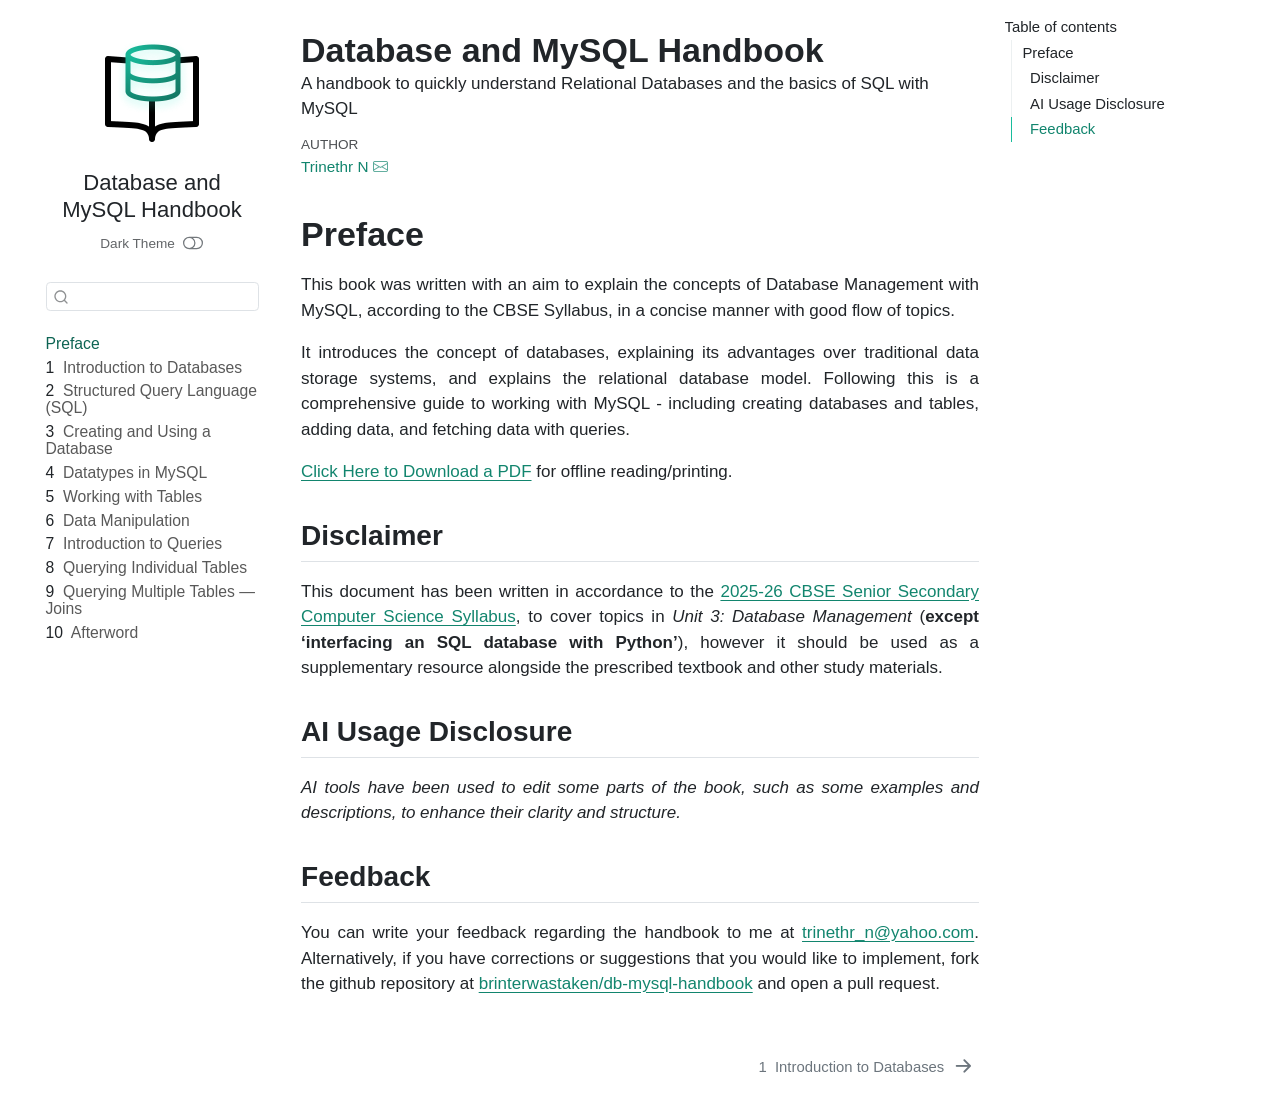
<file: index.html>
<!DOCTYPE html>
<html xmlns="http://www.w3.org/1999/xhtml" lang="en" xml:lang="en"><head>

<meta charset="utf-8">
<meta name="generator" content="quarto-1.9.36">

<meta name="viewport" content="width=device-width, initial-scale=1.0, user-scalable=yes">

<meta name="author" content="Trinethr N">
<meta name="description" content="A handbook to quickly understand Relational Databases and the basics of SQL with MySQL">

<title>Database and MySQL Handbook</title>
<style>
/* Default styles provided by pandoc.
** See https://pandoc.org/MANUAL.html#variables-for-html for config info.
*/
code{white-space: pre-wrap;}
span.smallcaps{font-variant: small-caps;}
div.columns{display: flex; gap: min(4vw, 1.5em);}
div.column{flex: auto; overflow-x: auto;}
div.hanging-indent{margin-left: 1.5em; text-indent: -1.5em;}
ul.task-list{list-style: none;}
ul.task-list li input[type="checkbox"] {
  width: 0.8em;
  margin: 0 0.8em 0.2em -1em; /* quarto-specific, see https://github.com/quarto-dev/quarto-cli/issues/4556 */ 
  vertical-align: middle;
}
</style>


<script src="site_libs/quarto-nav/quarto-nav.js"></script>
<script src="site_libs/quarto-nav/headroom.min.js"></script>
<script src="site_libs/clipboard/clipboard.min.js"></script>
<script src="site_libs/quarto-search/autocomplete.umd.js"></script>
<script src="site_libs/quarto-search/fuse.min.js"></script>
<script src="site_libs/quarto-search/quarto-search.js"></script>
<meta name="quarto:offset" content="./">
<link href="./intro.html" rel="next">
<link href="./favicon.png" rel="icon" type="image/png">
<script src="site_libs/quarto-html/quarto.js" type="module"></script>
<script src="site_libs/quarto-html/tabsets/tabsets.js" type="module"></script>
<script src="site_libs/quarto-html/popper.min.js"></script>
<script src="site_libs/quarto-html/tippy.umd.min.js"></script>
<script src="site_libs/quarto-html/anchor.min.js"></script>
<link href="site_libs/quarto-html/tippy.css" rel="stylesheet">
<link href="site_libs/quarto-html/quarto-syntax-highlighting-845c23b38eaddc0f92fda52bfe77a8c8.css" rel="stylesheet" class="quarto-color-scheme" id="quarto-text-highlighting-styles">
<link href="site_libs/quarto-html/quarto-syntax-highlighting-dark-cea25e2310d9ee8b66de880732a0fbab.css" rel="stylesheet" class="quarto-color-scheme quarto-color-alternate" id="quarto-text-highlighting-styles">
<link href="site_libs/quarto-html/quarto-syntax-highlighting-845c23b38eaddc0f92fda52bfe77a8c8.css" rel="stylesheet" class="quarto-color-scheme-extra" id="quarto-text-highlighting-styles">
<script src="site_libs/bootstrap/bootstrap.min.js"></script>
<link href="site_libs/bootstrap/bootstrap-icons.css" rel="stylesheet">
<link href="site_libs/bootstrap/bootstrap-527d7be6a69381a91f154d81cf33f55a.min.css" rel="stylesheet" append-hash="true" class="quarto-color-scheme" id="quarto-bootstrap" data-mode="light">
<link href="site_libs/bootstrap/bootstrap-dark-7a7500061e77e2f93726f4d1fbfbece8.min.css" rel="stylesheet" append-hash="true" class="quarto-color-scheme quarto-color-alternate" id="quarto-bootstrap" data-mode="dark">
<link href="site_libs/bootstrap/bootstrap-527d7be6a69381a91f154d81cf33f55a.min.css" rel="stylesheet" append-hash="true" class="quarto-color-scheme-extra" id="quarto-bootstrap" data-mode="light">
<script id="quarto-search-options" type="application/json">{
  "location": "sidebar",
  "copy-button": false,
  "collapse-after": 3,
  "panel-placement": "start",
  "type": "textbox",
  "limit": 50,
  "keyboard-shortcut": [
    "f",
    "/",
    "s"
  ],
  "show-item-context": false,
  "language": {
    "search-no-results-text": "No results",
    "search-matching-documents-text": "matching documents",
    "search-copy-link-title": "Copy link to search",
    "search-hide-matches-text": "Hide additional matches",
    "search-more-match-text": "more match in this document",
    "search-more-matches-text": "more matches in this document",
    "search-clear-button-title": "Clear",
    "search-text-placeholder": "",
    "search-detached-cancel-button-title": "Cancel",
    "search-submit-button-title": "Submit",
    "search-label": "Search"
  }
}</script>
<meta name="google-site-verification" content="E2IjgLpsup0krpIu0F24kKujuLAN88b79BQCm2hC8fA">


<link rel="stylesheet" href="main.css">
<meta property="og:title" content="Database and MySQL Handbook">
<meta property="og:description" content="A handbook to quickly understand Relational Databases and the basics of SQL with MySQL">
<meta property="og:image" content="https://brin.is-a.dev/db-mysql-handbook/banner.png">
<meta property="og:site_name" content="Database and MySQL Handbook">
<meta property="og:locale" content="en_US">
<meta property="og:image:height" content="500">
<meta property="og:image:width" content="1000">
<meta name="twitter:title" content="Database and MySQL Handbook">
<meta name="twitter:description" content="A handbook to quickly understand Relational Databases and the basics of SQL with MySQL">
<meta name="twitter:image" content="https://brin.is-a.dev/db-mysql-handbook/banner.png">
<meta name="twitter:card" content="summary_large_image">
<meta name="twitter:image-height" content="500">
<meta name="twitter:image-width" content="1000">
</head>

<body class="nav-sidebar floating quarto-light"><script id="quarto-html-before-body" type="application/javascript">
    const toggleBodyColorMode = (bsSheetEl) => {
      const mode = bsSheetEl.getAttribute("data-mode");
      const bodyEl = window.document.querySelector("body");
      if (mode === "dark") {
        bodyEl.classList.add("quarto-dark");
        bodyEl.classList.remove("quarto-light");
      } else {
        bodyEl.classList.add("quarto-light");
        bodyEl.classList.remove("quarto-dark");
      }
    }
    const toggleBodyColorPrimary = () => {
      const bsSheetEl = window.document.querySelector("link#quarto-bootstrap:not([rel=disabled-stylesheet])");
      if (bsSheetEl) {
        toggleBodyColorMode(bsSheetEl);
      }
    }
    const setColorSchemeToggle = (alternate) => {
      const toggles = window.document.querySelectorAll('.quarto-color-scheme-toggle');
      for (let i=0; i < toggles.length; i++) {
        const toggle = toggles[i];
        if (toggle) {
          if (alternate) {
            toggle.classList.add("alternate");
          } else {
            toggle.classList.remove("alternate");
          }
        }
      }
    };
    const toggleColorMode = (alternate) => {
      // Switch the stylesheets
      const primaryStylesheets = window.document.querySelectorAll('link.quarto-color-scheme:not(.quarto-color-alternate)');
      const alternateStylesheets = window.document.querySelectorAll('link.quarto-color-scheme.quarto-color-alternate');
      manageTransitions('#quarto-margin-sidebar .nav-link', false);
      if (alternate) {
        // note: dark is layered on light, we don't disable primary!
        enableStylesheet(alternateStylesheets);
        for (const sheetNode of alternateStylesheets) {
          if (sheetNode.id === "quarto-bootstrap") {
            toggleBodyColorMode(sheetNode);
          }
        }
      } else {
        disableStylesheet(alternateStylesheets);
        enableStylesheet(primaryStylesheets)
        toggleBodyColorPrimary();
      }
      manageTransitions('#quarto-margin-sidebar .nav-link', true);
      // Switch the toggles
      setColorSchemeToggle(alternate)
      // Hack to workaround the fact that safari doesn't
      // properly recolor the scrollbar when toggling (#1455)
      if (navigator.userAgent.indexOf('Safari') > 0 && navigator.userAgent.indexOf('Chrome') == -1) {
        manageTransitions("body", false);
        window.scrollTo(0, 1);
        setTimeout(() => {
          window.scrollTo(0, 0);
          manageTransitions("body", true);
        }, 40);
      }
    }
    const disableStylesheet = (stylesheets) => {
      for (let i=0; i < stylesheets.length; i++) {
        const stylesheet = stylesheets[i];
        stylesheet.rel = 'disabled-stylesheet';
      }
    }
    const enableStylesheet = (stylesheets) => {
      for (let i=0; i < stylesheets.length; i++) {
        const stylesheet = stylesheets[i];
        if(stylesheet.rel !== 'stylesheet') { // for Chrome, which will still FOUC without this check
          stylesheet.rel = 'stylesheet';
        }
      }
    }
    const manageTransitions = (selector, allowTransitions) => {
      const els = window.document.querySelectorAll(selector);
      for (let i=0; i < els.length; i++) {
        const el = els[i];
        if (allowTransitions) {
          el.classList.remove('notransition');
        } else {
          el.classList.add('notransition');
        }
      }
    }
    const isFileUrl = () => {
      return window.location.protocol === 'file:';
    }
    const hasAlternateSentinel = () => {
      let styleSentinel = getColorSchemeSentinel();
      if (styleSentinel !== null) {
        return styleSentinel === "alternate";
      } else {
        return false;
      }
    }
    const setStyleSentinel = (alternate) => {
      const value = alternate ? "alternate" : "default";
      if (!isFileUrl()) {
        window.localStorage.setItem("quarto-color-scheme", value);
      } else {
        localAlternateSentinel = value;
      }
    }
    const getColorSchemeSentinel = () => {
      if (!isFileUrl()) {
        const storageValue = window.localStorage.getItem("quarto-color-scheme");
        return storageValue != null ? storageValue : localAlternateSentinel;
      } else {
        return localAlternateSentinel;
      }
    }
    const toggleGiscusIfUsed = (isAlternate, darkModeDefault) => {
      const baseTheme = document.querySelector('#giscus-base-theme')?.value ?? 'light';
      const alternateTheme = document.querySelector('#giscus-alt-theme')?.value ?? 'dark';
      let newTheme = '';
      if(authorPrefersDark) {
        newTheme = isAlternate ? baseTheme : alternateTheme;
      } else {
        newTheme = isAlternate ? alternateTheme : baseTheme;
      }
      const changeGiscusTheme = () => {
        // From: https://github.com/giscus/giscus/issues/336
        const sendMessage = (message) => {
          const iframe = document.querySelector('iframe.giscus-frame');
          if (!iframe) return;
          iframe.contentWindow.postMessage({ giscus: message }, 'https://giscus.app');
        }
        sendMessage({
          setConfig: {
            theme: newTheme
          }
        });
      }
      const isGiscussLoaded = window.document.querySelector('iframe.giscus-frame') !== null;
      if (isGiscussLoaded) {
        changeGiscusTheme();
      }
    };
    const authorPrefersDark = false;
    const queryPrefersDark = window.matchMedia('(prefers-color-scheme: dark)');
    const darkModeDefault = queryPrefersDark.matches;
      document.querySelector('link#quarto-text-highlighting-styles.quarto-color-scheme-extra').rel = 'disabled-stylesheet';
      document.querySelector('link#quarto-bootstrap.quarto-color-scheme-extra').rel = 'disabled-stylesheet';
    let localAlternateSentinel = darkModeDefault ? 'alternate' : 'default';
    // Dark / light mode switch
    window.quartoToggleColorScheme = () => {
      // Read the current dark / light value
      let toAlternate = !hasAlternateSentinel();
      toggleColorMode(toAlternate);
      setStyleSentinel(toAlternate);
      toggleGiscusIfUsed(toAlternate, darkModeDefault);
      window.dispatchEvent(new Event('resize'));
    };
    queryPrefersDark.addEventListener("change", e => {
      if(window.localStorage.getItem("quarto-color-scheme") !== null)
        return;
      const alternate = e.matches
      toggleColorMode(alternate);
      localAlternateSentinel = e.matches ? 'alternate' : 'default'; // this is used alongside local storage!
      toggleGiscusIfUsed(alternate, darkModeDefault);
    });
    // Switch to dark mode if need be
    if (hasAlternateSentinel()) {
      toggleColorMode(true);
    } else {
      toggleColorMode(false);
    }
  </script>

<div id="quarto-search-results"></div>
  <header id="quarto-header" class="headroom fixed-top">
  <nav class="quarto-secondary-nav">
    <div class="container-fluid d-flex">
      <button type="button" class="quarto-btn-toggle btn" data-bs-toggle="collapse" role="button" data-bs-target=".quarto-sidebar-collapse-item" aria-controls="quarto-sidebar" aria-expanded="false" aria-label="Toggle sidebar navigation" onclick="if (window.quartoToggleHeadroom) { window.quartoToggleHeadroom(); }">
        <i class="bi bi-layout-text-sidebar-reverse"></i>
      </button>
        <nav class="quarto-page-breadcrumbs" aria-label="breadcrumb"><ol class="breadcrumb"><li class="breadcrumb-item"><a href="./index.html">Preface</a></li></ol></nav>
        <a class="flex-grow-1" role="navigation" data-bs-toggle="collapse" data-bs-target=".quarto-sidebar-collapse-item" aria-controls="quarto-sidebar" aria-expanded="false" aria-label="Toggle sidebar navigation" onclick="if (window.quartoToggleHeadroom) { window.quartoToggleHeadroom(); }">      
        </a>
      <button type="button" class="btn quarto-search-button" aria-label="Search" onclick="window.quartoOpenSearch();">
        <i class="bi bi-search"></i>
      </button>
    </div>
  </nav>
</header>
<!-- content -->
<div id="quarto-content" class="quarto-container page-columns page-rows-contents page-layout-article">
<!-- sidebar -->
  <nav id="quarto-sidebar" class="sidebar collapse collapse-horizontal quarto-sidebar-collapse-item sidebar-navigation floating overflow-auto">
    <div class="pt-lg-2 mt-2 text-left sidebar-header sidebar-header-stacked">
      <a href="./index.html" class="sidebar-logo-link">
      <img src="./icon.png" alt="" class="sidebar-logo light-content py-0 d-lg-inline d-none">
      <img src="./icon-dark.png" alt="" class="sidebar-logo dark-content py-0 d-lg-inline d-none">
      </a>
    <div class="sidebar-title mb-0 py-0">
      <a href="./">Database and MySQL Handbook</a> 
        <div class="sidebar-tools-main">
  <a href="" class="quarto-color-scheme-toggle quarto-navigation-tool  px-1" onclick="window.quartoToggleColorScheme(); return false;" title="Toggle dark mode"><i class="bi"></i></a>
</div>
    </div>
      </div>
        <div class="mt-2 flex-shrink-0 align-items-center">
        <div class="sidebar-search">
        <div id="quarto-search" class="" title="Search"></div>
        </div>
        </div>
    <div class="sidebar-menu-container"> 
    <ul class="list-unstyled mt-1">
        <li class="sidebar-item">
  <div class="sidebar-item-container"> 
  <a href="./index.html" class="sidebar-item-text sidebar-link active">
 <span class="menu-text">Preface</span></a>
  </div>
</li>
        <li class="sidebar-item">
  <div class="sidebar-item-container"> 
  <a href="./intro.html" class="sidebar-item-text sidebar-link">
 <span class="menu-text"><span class="chapter-number">1</span>&nbsp; <span class="chapter-title">Introduction to Databases</span></span></a>
  </div>
</li>
        <li class="sidebar-item">
  <div class="sidebar-item-container"> 
  <a href="./sql.html" class="sidebar-item-text sidebar-link">
 <span class="menu-text"><span class="chapter-number">2</span>&nbsp; <span class="chapter-title">Structured Query Language (SQL)</span></span></a>
  </div>
</li>
        <li class="sidebar-item">
  <div class="sidebar-item-container"> 
  <a href="./dbcreate.html" class="sidebar-item-text sidebar-link">
 <span class="menu-text"><span class="chapter-number">3</span>&nbsp; <span class="chapter-title">Creating and Using a Database</span></span></a>
  </div>
</li>
        <li class="sidebar-item">
  <div class="sidebar-item-container"> 
  <a href="./datatypes.html" class="sidebar-item-text sidebar-link">
 <span class="menu-text"><span class="chapter-number">4</span>&nbsp; <span class="chapter-title">Datatypes in MySQL</span></span></a>
  </div>
</li>
        <li class="sidebar-item">
  <div class="sidebar-item-container"> 
  <a href="./tables.html" class="sidebar-item-text sidebar-link">
 <span class="menu-text"><span class="chapter-number">5</span>&nbsp; <span class="chapter-title">Working with Tables</span></span></a>
  </div>
</li>
        <li class="sidebar-item">
  <div class="sidebar-item-container"> 
  <a href="./datamanip.html" class="sidebar-item-text sidebar-link">
 <span class="menu-text"><span class="chapter-number">6</span>&nbsp; <span class="chapter-title">Data Manipulation</span></span></a>
  </div>
</li>
        <li class="sidebar-item">
  <div class="sidebar-item-container"> 
  <a href="./simple-queries.html" class="sidebar-item-text sidebar-link">
 <span class="menu-text"><span class="chapter-number">7</span>&nbsp; <span class="chapter-title">Introduction to Queries</span></span></a>
  </div>
</li>
        <li class="sidebar-item">
  <div class="sidebar-item-container"> 
  <a href="./table-queries.html" class="sidebar-item-text sidebar-link">
 <span class="menu-text"><span class="chapter-number">8</span>&nbsp; <span class="chapter-title">Querying Individual Tables</span></span></a>
  </div>
</li>
        <li class="sidebar-item">
  <div class="sidebar-item-container"> 
  <a href="./joins.html" class="sidebar-item-text sidebar-link">
 <span class="menu-text"><span class="chapter-number">9</span>&nbsp; <span class="chapter-title">Querying Multiple Tables — Joins</span></span></a>
  </div>
</li>
        <li class="sidebar-item">
  <div class="sidebar-item-container"> 
  <a href="./afterword.html" class="sidebar-item-text sidebar-link">
 <span class="menu-text"><span class="chapter-number">10</span>&nbsp; <span class="chapter-title">Afterword</span></span></a>
  </div>
</li>
    </ul>
    </div>
</nav>
<div id="quarto-sidebar-glass" class="quarto-sidebar-collapse-item" data-bs-toggle="collapse" data-bs-target=".quarto-sidebar-collapse-item"></div>
<!-- margin-sidebar -->
    <div id="quarto-margin-sidebar" class="sidebar margin-sidebar">
        <nav id="TOC" role="doc-toc" class="toc-active">
    <h2 id="toc-title">Table of contents</h2>
   
  <ul>
  <li><a href="#preface" id="toc-preface" class="nav-link active" data-scroll-target="#preface">Preface</a>
  <ul class="collapse">
  <li><a href="#disclaimer" id="toc-disclaimer" class="nav-link" data-scroll-target="#disclaimer">Disclaimer</a></li>
  <li><a href="#ai-usage-disclosure" id="toc-ai-usage-disclosure" class="nav-link" data-scroll-target="#ai-usage-disclosure">AI Usage Disclosure</a></li>
  <li><a href="#feedback" id="toc-feedback" class="nav-link" data-scroll-target="#feedback">Feedback</a></li>
  </ul></li>
  </ul>
</nav>
    </div>
<!-- main -->
<main class="content" id="quarto-document-content">


<header id="title-block-header" class="quarto-title-block default">
<div class="quarto-title">
<h1 class="title">Database and MySQL Handbook</h1>
</div>

<div>
  <div class="description">
    A handbook to quickly understand Relational Databases and the basics of SQL with MySQL
  </div>
</div>


<div class="quarto-title-meta">

    <div>
    <div class="quarto-title-meta-heading">Author</div>
    <div class="quarto-title-meta-contents">
             <p><a href="https://brin.is-a.dev">Trinethr N</a> <a href="mailto:trinethr_n@yahoo.com" class="quarto-title-author-email"><i class="bi bi-envelope"></i></a> </p>
          </div>
  </div>
    
  
    
  </div>
  


</header>


<section id="preface" class="level1 unnumbered">
<h1 class="unnumbered">Preface</h1>
<p>This book was written with an aim to explain the concepts of Database Management with MySQL, according to the CBSE Syllabus, in a concise manner with good flow of topics.</p>
<p>It introduces the concept of databases, explaining its advantages over traditional data storage systems, and explains the relational database model. Following this is a comprehensive guide to working with MySQL - including creating databases and tables, adding data, and fetching data with queries.</p>
<p><a href="./Database-and-MySQL-Handbook.pdf" download="">Click Here to Download a PDF</a> for offline reading/printing.</p>
<section id="disclaimer" class="level2">
<h2 class="anchored" data-anchor-id="disclaimer">Disclaimer</h2>
<p>This document has been written in accordance to the <a href="https://cbseacademic.nic.in/web_material/CurriculumMain26/SrSec/Computer_Science_SrSec_2025-26.pdf">2025-26 CBSE Senior Secondary Computer Science Syllabus</a>, to cover topics in <em>Unit 3: Database Management</em> (<strong>except ‘interfacing an SQL database with Python’</strong>), however it should be used as a supplementary resource alongside the prescribed textbook and other study materials.</p>
</section>
<section id="ai-usage-disclosure" class="level2">
<h2 class="anchored" data-anchor-id="ai-usage-disclosure">AI Usage Disclosure</h2>
<p><em>AI tools have been used to edit some parts of the book, such as some examples and descriptions, to enhance their clarity and structure.</em></p>
</section>
<section id="feedback" class="level2">
<h2 class="anchored" data-anchor-id="feedback">Feedback</h2>
<p>You can write your feedback regarding the handbook to me at <a href="mailto:trinethr_n@yahoo.com" class="email">trinethr_n@yahoo.com</a>. Alternatively, if you have corrections or suggestions that you would like to implement, fork the github repository at <a href="https://github.com/brinterwastaken/db-mysql-handbook">brinterwastaken/db-mysql-handbook</a> and open a pull request.</p>


</section>
</section>

</main> <!-- /main -->
<script id="quarto-html-after-body" type="application/javascript">
  window.document.addEventListener("DOMContentLoaded", function (event) {
    // Ensure there is a toggle, if there isn't float one in the top right
    if (window.document.querySelector('.quarto-color-scheme-toggle') === null) {
      const a = window.document.createElement('a');
      a.classList.add('top-right');
      a.classList.add('quarto-color-scheme-toggle');
      a.href = "";
      a.onclick = function() { try { window.quartoToggleColorScheme(); } catch {} return false; };
      const i = window.document.createElement("i");
      i.classList.add('bi');
      a.appendChild(i);
      window.document.body.appendChild(a);
    }
    setColorSchemeToggle(hasAlternateSentinel())
    const icon = "";
    const anchorJS = new window.AnchorJS();
    anchorJS.options = {
      placement: 'right',
      icon: icon
    };
    anchorJS.add('.anchored');
    const isCodeAnnotation = (el) => {
      for (const clz of el.classList) {
        if (clz.startsWith('code-annotation-')) {                     
          return true;
        }
      }
      return false;
    }
    const onCopySuccess = function(e) {
      // button target
      const button = e.trigger;
      // don't keep focus
      button.blur();
      // flash "checked"
      button.classList.add('code-copy-button-checked');
      var currentTitle = button.getAttribute("title");
      button.setAttribute("title", "Copied!");
      let tooltip;
      if (window.bootstrap) {
        button.setAttribute("data-bs-toggle", "tooltip");
        button.setAttribute("data-bs-placement", "left");
        button.setAttribute("data-bs-title", "Copied!");
        tooltip = new bootstrap.Tooltip(button, 
          { trigger: "manual", 
            customClass: "code-copy-button-tooltip",
            offset: [0, -8]});
        tooltip.show();    
      }
      setTimeout(function() {
        if (tooltip) {
          tooltip.hide();
          button.removeAttribute("data-bs-title");
          button.removeAttribute("data-bs-toggle");
          button.removeAttribute("data-bs-placement");
        }
        button.setAttribute("title", currentTitle);
        button.classList.remove('code-copy-button-checked');
      }, 1000);
      // clear code selection
      e.clearSelection();
    }
    const getTextToCopy = function(trigger) {
      const outerScaffold = trigger.parentElement.cloneNode(true);
      const codeEl = outerScaffold.querySelector('code');
      for (const childEl of codeEl.children) {
        if (isCodeAnnotation(childEl)) {
          childEl.remove();
        }
      }
      return codeEl.innerText;
    }
    const clipboard = new window.ClipboardJS('.code-copy-button:not([data-in-quarto-modal])', {
      text: getTextToCopy
    });
    clipboard.on('success', onCopySuccess);
    if (window.document.getElementById('quarto-embedded-source-code-modal')) {
      const clipboardModal = new window.ClipboardJS('.code-copy-button[data-in-quarto-modal]', {
        text: getTextToCopy,
        container: window.document.getElementById('quarto-embedded-source-code-modal')
      });
      clipboardModal.on('success', onCopySuccess);
    }
      var localhostRegex = new RegExp(/^(?:http|https):\/\/localhost\:?[0-9]*\//);
      var mailtoRegex = new RegExp(/^mailto:/);
        var filterRegex = new RegExp("https:\/\/brin\.is-a\.dev\/db-mysql-handbook\/");
      var isInternal = (href) => {
          return filterRegex.test(href) || localhostRegex.test(href) || mailtoRegex.test(href);
      }
      // Inspect non-navigation links and adorn them if external
     var links = window.document.querySelectorAll('a[href]:not(.nav-link):not(.navbar-brand):not(.toc-action):not(.sidebar-link):not(.sidebar-item-toggle):not(.pagination-link):not(.no-external):not([aria-hidden]):not(.dropdown-item):not(.quarto-navigation-tool):not(.about-link)');
      for (var i=0; i<links.length; i++) {
        const link = links[i];
        if (!isInternal(link.href)) {
          // undo the damage that might have been done by quarto-nav.js in the case of
          // links that we want to consider external
          if (link.dataset.originalHref !== undefined) {
            link.href = link.dataset.originalHref;
          }
        }
      }
    function tippyHover(el, contentFn, onTriggerFn, onUntriggerFn) {
      const config = {
        allowHTML: true,
        maxWidth: 500,
        delay: 100,
        arrow: false,
        appendTo: function(el) {
            return el.parentElement;
        },
        interactive: true,
        interactiveBorder: 10,
        theme: 'quarto',
        placement: 'bottom-start',
      };
      if (contentFn) {
        config.content = contentFn;
      }
      if (onTriggerFn) {
        config.onTrigger = onTriggerFn;
      }
      if (onUntriggerFn) {
        config.onUntrigger = onUntriggerFn;
      }
      window.tippy(el, config); 
    }
    const noterefs = window.document.querySelectorAll('a[role="doc-noteref"]');
    for (var i=0; i<noterefs.length; i++) {
      const ref = noterefs[i];
      tippyHover(ref, function() {
        // use id or data attribute instead here
        let href = ref.getAttribute('data-footnote-href') || ref.getAttribute('href');
        try { href = new URL(href).hash; } catch {}
        const id = href.replace(/^#\/?/, "");
        const note = window.document.getElementById(id);
        if (note) {
          return note.innerHTML;
        } else {
          return "";
        }
      });
    }
    const xrefs = window.document.querySelectorAll('a.quarto-xref');
    const processXRef = (id, note) => {
      // Strip column container classes
      const stripColumnClz = (el) => {
        el.classList.remove("page-full", "page-columns");
        if (el.children) {
          for (const child of el.children) {
            stripColumnClz(child);
          }
        }
      }
      stripColumnClz(note)
      if (id === null || id.startsWith('sec-')) {
        // Special case sections, only their first couple elements
        const container = document.createElement("div");
        if (note.children && note.children.length > 2) {
          container.appendChild(note.children[0].cloneNode(true));
          for (let i = 1; i < note.children.length; i++) {
            const child = note.children[i];
            if (child.tagName === "P" && child.innerText === "") {
              continue;
            } else {
              container.appendChild(child.cloneNode(true));
              break;
            }
          }
          if (window.Quarto?.typesetMath) {
            window.Quarto.typesetMath(container);
          }
          return container.innerHTML
        } else {
          if (window.Quarto?.typesetMath) {
            window.Quarto.typesetMath(note);
          }
          return note.innerHTML;
        }
      } else {
        // Remove any anchor links if they are present
        const anchorLink = note.querySelector('a.anchorjs-link');
        if (anchorLink) {
          anchorLink.remove();
        }
        if (window.Quarto?.typesetMath) {
          window.Quarto.typesetMath(note);
        }
        if (note.classList.contains("callout")) {
          return note.outerHTML;
        } else {
          return note.innerHTML;
        }
      }
    }
    for (var i=0; i<xrefs.length; i++) {
      const xref = xrefs[i];
      tippyHover(xref, undefined, function(instance) {
        instance.disable();
        let url = xref.getAttribute('href');
        let hash = undefined; 
        if (url.startsWith('#')) {
          hash = url;
        } else {
          try { hash = new URL(url).hash; } catch {}
        }
        if (hash) {
          const id = hash.replace(/^#\/?/, "");
          const note = window.document.getElementById(id);
          if (note !== null) {
            try {
              const html = processXRef(id, note.cloneNode(true));
              instance.setContent(html);
            } finally {
              instance.enable();
              instance.show();
            }
          } else {
            // See if we can fetch this
            fetch(url.split('#')[0])
            .then(res => res.text())
            .then(html => {
              const parser = new DOMParser();
              const htmlDoc = parser.parseFromString(html, "text/html");
              const note = htmlDoc.getElementById(id);
              if (note !== null) {
                const html = processXRef(id, note);
                instance.setContent(html);
              } 
            }).finally(() => {
              instance.enable();
              instance.show();
            });
          }
        } else {
          // See if we can fetch a full url (with no hash to target)
          // This is a special case and we should probably do some content thinning / targeting
          fetch(url)
          .then(res => res.text())
          .then(html => {
            const parser = new DOMParser();
            const htmlDoc = parser.parseFromString(html, "text/html");
            const note = htmlDoc.querySelector('main.content');
            if (note !== null) {
              // This should only happen for chapter cross references
              // (since there is no id in the URL)
              // remove the first header
              if (note.children.length > 0 && note.children[0].tagName === "HEADER") {
                note.children[0].remove();
              }
              const html = processXRef(null, note);
              instance.setContent(html);
            } 
          }).finally(() => {
            instance.enable();
            instance.show();
          });
        }
      }, function(instance) {
      });
    }
        let selectedAnnoteEl;
        const selectorForAnnotation = ( cell, annotation) => {
          let cellAttr = 'data-code-cell="' + cell + '"';
          let lineAttr = 'data-code-annotation="' +  annotation + '"';
          const selector = 'span[' + cellAttr + '][' + lineAttr + ']';
          return selector;
        }
        const selectCodeLines = (annoteEl) => {
          const doc = window.document;
          const targetCell = annoteEl.getAttribute("data-target-cell");
          const targetAnnotation = annoteEl.getAttribute("data-target-annotation");
          const annoteSpan = window.document.querySelector(selectorForAnnotation(targetCell, targetAnnotation));
          const lines = annoteSpan.getAttribute("data-code-lines").split(",");
          const lineIds = lines.map((line) => {
            return targetCell + "-" + line;
          })
          let top = null;
          let height = null;
          let parent = null;
          if (lineIds.length > 0) {
              //compute the position of the single el (top and bottom and make a div)
              const el = window.document.getElementById(lineIds[0]);
              top = el.offsetTop;
              height = el.offsetHeight;
              parent = el.parentElement.parentElement;
            if (lineIds.length > 1) {
              const lastEl = window.document.getElementById(lineIds[lineIds.length - 1]);
              const bottom = lastEl.offsetTop + lastEl.offsetHeight;
              height = bottom - top;
            }
            if (top !== null && height !== null && parent !== null) {
              // cook up a div (if necessary) and position it 
              let div = window.document.getElementById("code-annotation-line-highlight");
              if (div === null) {
                div = window.document.createElement("div");
                div.setAttribute("id", "code-annotation-line-highlight");
                div.style.position = 'absolute';
                parent.appendChild(div);
              }
              div.style.top = top - 2 + "px";
              div.style.height = height + 4 + "px";
              div.style.left = 0;
              let gutterDiv = window.document.getElementById("code-annotation-line-highlight-gutter");
              if (gutterDiv === null) {
                gutterDiv = window.document.createElement("div");
                gutterDiv.setAttribute("id", "code-annotation-line-highlight-gutter");
                gutterDiv.style.position = 'absolute';
                const codeCell = window.document.getElementById(targetCell);
                const gutter = codeCell.querySelector('.code-annotation-gutter');
                gutter.appendChild(gutterDiv);
              }
              gutterDiv.style.top = top - 2 + "px";
              gutterDiv.style.height = height + 4 + "px";
            }
            selectedAnnoteEl = annoteEl;
          }
        };
        const unselectCodeLines = () => {
          const elementsIds = ["code-annotation-line-highlight", "code-annotation-line-highlight-gutter"];
          elementsIds.forEach((elId) => {
            const div = window.document.getElementById(elId);
            if (div) {
              div.remove();
            }
          });
          selectedAnnoteEl = undefined;
        };
          // Handle positioning of the toggle
      window.addEventListener(
        "resize",
        throttle(() => {
          elRect = undefined;
          if (selectedAnnoteEl) {
            selectCodeLines(selectedAnnoteEl);
          }
        }, 10)
      );
      function throttle(fn, ms) {
      let throttle = false;
      let timer;
        return (...args) => {
          if(!throttle) { // first call gets through
              fn.apply(this, args);
              throttle = true;
          } else { // all the others get throttled
              if(timer) clearTimeout(timer); // cancel #2
              timer = setTimeout(() => {
                fn.apply(this, args);
                timer = throttle = false;
              }, ms);
          }
        };
      }
        // Attach click handler to the DT
        const annoteDls = window.document.querySelectorAll('dt[data-target-cell]');
        for (const annoteDlNode of annoteDls) {
          annoteDlNode.addEventListener('click', (event) => {
            const clickedEl = event.target;
            if (clickedEl !== selectedAnnoteEl) {
              unselectCodeLines();
              const activeEl = window.document.querySelector('dt[data-target-cell].code-annotation-active');
              if (activeEl) {
                activeEl.classList.remove('code-annotation-active');
              }
              selectCodeLines(clickedEl);
              clickedEl.classList.add('code-annotation-active');
            } else {
              // Unselect the line
              unselectCodeLines();
              clickedEl.classList.remove('code-annotation-active');
            }
          });
        }
    const findCites = (el) => {
      const parentEl = el.parentElement;
      if (parentEl) {
        const cites = parentEl.dataset.cites;
        if (cites) {
          return {
            el,
            cites: cites.split(' ')
          };
        } else {
          return findCites(el.parentElement)
        }
      } else {
        return undefined;
      }
    };
    var bibliorefs = window.document.querySelectorAll('a[role="doc-biblioref"]');
    for (var i=0; i<bibliorefs.length; i++) {
      const ref = bibliorefs[i];
      const citeInfo = findCites(ref);
      if (citeInfo) {
        tippyHover(citeInfo.el, function() {
          var popup = window.document.createElement('div');
          citeInfo.cites.forEach(function(cite) {
            var citeDiv = window.document.createElement('div');
            citeDiv.classList.add('hanging-indent');
            citeDiv.classList.add('csl-entry');
            var biblioDiv = window.document.getElementById('ref-' + cite);
            if (biblioDiv) {
              citeDiv.innerHTML = biblioDiv.innerHTML;
            }
            popup.appendChild(citeDiv);
          });
          return popup.innerHTML;
        });
      }
    }
  });
  </script>
<nav class="page-navigation">
  <div class="nav-page nav-page-previous">
  </div>
  <div class="nav-page nav-page-next">
      <a href="./intro.html" class="pagination-link" aria-label="Introduction to Databases">
        <span class="nav-page-text"><span class="chapter-number">1</span>&nbsp; <span class="chapter-title">Introduction to Databases</span></span> <i class="bi bi-arrow-right-short"></i>
      </a>
  </div>
</nav>
</div> <!-- /content -->




</body></html>
</file>
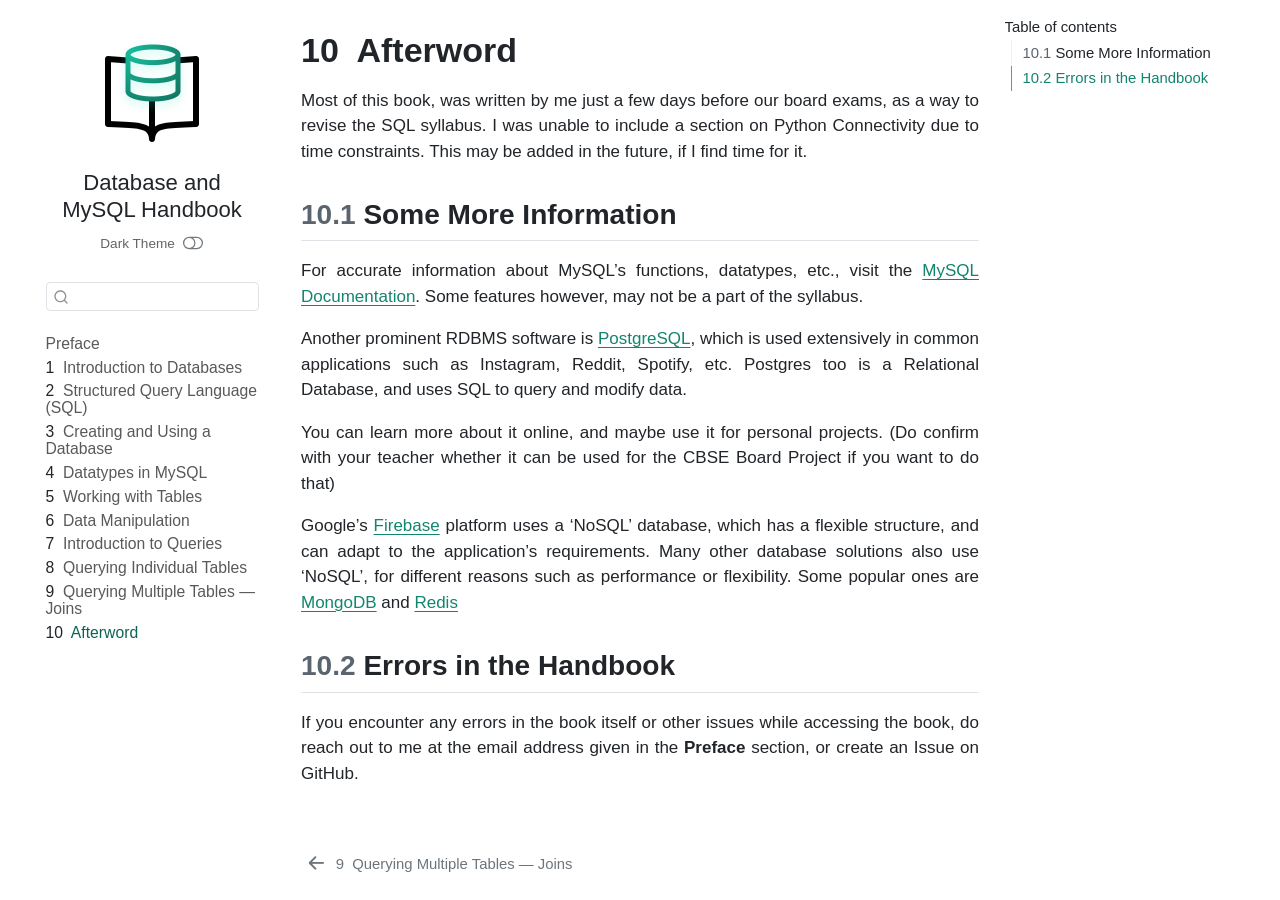
<file: afterword.html>
<!DOCTYPE html>
<html xmlns="http://www.w3.org/1999/xhtml" lang="en" xml:lang="en"><head>

<meta charset="utf-8">
<meta name="generator" content="quarto-1.9.36">

<meta name="viewport" content="width=device-width, initial-scale=1.0, user-scalable=yes">

<meta name="description" content="A handbook to quickly understand Relational Databases and the basics of SQL with MySQL">

<title>10&nbsp; Afterword – Database and MySQL Handbook</title>
<style>
/* Default styles provided by pandoc.
** See https://pandoc.org/MANUAL.html#variables-for-html for config info.
*/
code{white-space: pre-wrap;}
span.smallcaps{font-variant: small-caps;}
div.columns{display: flex; gap: min(4vw, 1.5em);}
div.column{flex: auto; overflow-x: auto;}
div.hanging-indent{margin-left: 1.5em; text-indent: -1.5em;}
ul.task-list{list-style: none;}
ul.task-list li input[type="checkbox"] {
  width: 0.8em;
  margin: 0 0.8em 0.2em -1em; /* quarto-specific, see https://github.com/quarto-dev/quarto-cli/issues/4556 */ 
  vertical-align: middle;
}
</style>


<script src="site_libs/quarto-nav/quarto-nav.js"></script>
<script src="site_libs/quarto-nav/headroom.min.js"></script>
<script src="site_libs/clipboard/clipboard.min.js"></script>
<script src="site_libs/quarto-search/autocomplete.umd.js"></script>
<script src="site_libs/quarto-search/fuse.min.js"></script>
<script src="site_libs/quarto-search/quarto-search.js"></script>
<meta name="quarto:offset" content="./">
<link href="./joins.html" rel="prev">
<link href="./favicon.png" rel="icon" type="image/png">
<script src="site_libs/quarto-html/quarto.js" type="module"></script>
<script src="site_libs/quarto-html/tabsets/tabsets.js" type="module"></script>
<script src="site_libs/quarto-html/popper.min.js"></script>
<script src="site_libs/quarto-html/tippy.umd.min.js"></script>
<script src="site_libs/quarto-html/anchor.min.js"></script>
<link href="site_libs/quarto-html/tippy.css" rel="stylesheet">
<link href="site_libs/quarto-html/quarto-syntax-highlighting-845c23b38eaddc0f92fda52bfe77a8c8.css" rel="stylesheet" class="quarto-color-scheme" id="quarto-text-highlighting-styles">
<link href="site_libs/quarto-html/quarto-syntax-highlighting-dark-cea25e2310d9ee8b66de880732a0fbab.css" rel="stylesheet" class="quarto-color-scheme quarto-color-alternate" id="quarto-text-highlighting-styles">
<link href="site_libs/quarto-html/quarto-syntax-highlighting-845c23b38eaddc0f92fda52bfe77a8c8.css" rel="stylesheet" class="quarto-color-scheme-extra" id="quarto-text-highlighting-styles">
<script src="site_libs/bootstrap/bootstrap.min.js"></script>
<link href="site_libs/bootstrap/bootstrap-icons.css" rel="stylesheet">
<link href="site_libs/bootstrap/bootstrap-527d7be6a69381a91f154d81cf33f55a.min.css" rel="stylesheet" append-hash="true" class="quarto-color-scheme" id="quarto-bootstrap" data-mode="light">
<link href="site_libs/bootstrap/bootstrap-dark-7a7500061e77e2f93726f4d1fbfbece8.min.css" rel="stylesheet" append-hash="true" class="quarto-color-scheme quarto-color-alternate" id="quarto-bootstrap" data-mode="dark">
<link href="site_libs/bootstrap/bootstrap-527d7be6a69381a91f154d81cf33f55a.min.css" rel="stylesheet" append-hash="true" class="quarto-color-scheme-extra" id="quarto-bootstrap" data-mode="light">
<script id="quarto-search-options" type="application/json">{
  "location": "sidebar",
  "copy-button": false,
  "collapse-after": 3,
  "panel-placement": "start",
  "type": "textbox",
  "limit": 50,
  "keyboard-shortcut": [
    "f",
    "/",
    "s"
  ],
  "show-item-context": false,
  "language": {
    "search-no-results-text": "No results",
    "search-matching-documents-text": "matching documents",
    "search-copy-link-title": "Copy link to search",
    "search-hide-matches-text": "Hide additional matches",
    "search-more-match-text": "more match in this document",
    "search-more-matches-text": "more matches in this document",
    "search-clear-button-title": "Clear",
    "search-text-placeholder": "",
    "search-detached-cancel-button-title": "Cancel",
    "search-submit-button-title": "Submit",
    "search-label": "Search"
  }
}</script>
<meta name="google-site-verification" content="E2IjgLpsup0krpIu0F24kKujuLAN88b79BQCm2hC8fA">


<link rel="stylesheet" href="main.css">
<meta property="og:title" content="10&nbsp; Afterword – Database and MySQL Handbook">
<meta property="og:description" content="A handbook to quickly understand Relational Databases and the basics of SQL with MySQL">
<meta property="og:image" content="https://brin.is-a.dev/db-mysql-handbook/banner.png">
<meta property="og:site_name" content="Database and MySQL Handbook">
<meta property="og:locale" content="en_US">
<meta property="og:image:height" content="500">
<meta property="og:image:width" content="1000">
<meta name="twitter:title" content="10&nbsp; Afterword – Database and MySQL Handbook">
<meta name="twitter:description" content="A handbook to quickly understand Relational Databases and the basics of SQL with MySQL">
<meta name="twitter:image" content="https://brin.is-a.dev/db-mysql-handbook/banner.png">
<meta name="twitter:card" content="summary_large_image">
<meta name="twitter:image-height" content="500">
<meta name="twitter:image-width" content="1000">
</head>

<body class="nav-sidebar floating quarto-light"><script id="quarto-html-before-body" type="application/javascript">
    const toggleBodyColorMode = (bsSheetEl) => {
      const mode = bsSheetEl.getAttribute("data-mode");
      const bodyEl = window.document.querySelector("body");
      if (mode === "dark") {
        bodyEl.classList.add("quarto-dark");
        bodyEl.classList.remove("quarto-light");
      } else {
        bodyEl.classList.add("quarto-light");
        bodyEl.classList.remove("quarto-dark");
      }
    }
    const toggleBodyColorPrimary = () => {
      const bsSheetEl = window.document.querySelector("link#quarto-bootstrap:not([rel=disabled-stylesheet])");
      if (bsSheetEl) {
        toggleBodyColorMode(bsSheetEl);
      }
    }
    const setColorSchemeToggle = (alternate) => {
      const toggles = window.document.querySelectorAll('.quarto-color-scheme-toggle');
      for (let i=0; i < toggles.length; i++) {
        const toggle = toggles[i];
        if (toggle) {
          if (alternate) {
            toggle.classList.add("alternate");
          } else {
            toggle.classList.remove("alternate");
          }
        }
      }
    };
    const toggleColorMode = (alternate) => {
      // Switch the stylesheets
      const primaryStylesheets = window.document.querySelectorAll('link.quarto-color-scheme:not(.quarto-color-alternate)');
      const alternateStylesheets = window.document.querySelectorAll('link.quarto-color-scheme.quarto-color-alternate');
      manageTransitions('#quarto-margin-sidebar .nav-link', false);
      if (alternate) {
        // note: dark is layered on light, we don't disable primary!
        enableStylesheet(alternateStylesheets);
        for (const sheetNode of alternateStylesheets) {
          if (sheetNode.id === "quarto-bootstrap") {
            toggleBodyColorMode(sheetNode);
          }
        }
      } else {
        disableStylesheet(alternateStylesheets);
        enableStylesheet(primaryStylesheets)
        toggleBodyColorPrimary();
      }
      manageTransitions('#quarto-margin-sidebar .nav-link', true);
      // Switch the toggles
      setColorSchemeToggle(alternate)
      // Hack to workaround the fact that safari doesn't
      // properly recolor the scrollbar when toggling (#1455)
      if (navigator.userAgent.indexOf('Safari') > 0 && navigator.userAgent.indexOf('Chrome') == -1) {
        manageTransitions("body", false);
        window.scrollTo(0, 1);
        setTimeout(() => {
          window.scrollTo(0, 0);
          manageTransitions("body", true);
        }, 40);
      }
    }
    const disableStylesheet = (stylesheets) => {
      for (let i=0; i < stylesheets.length; i++) {
        const stylesheet = stylesheets[i];
        stylesheet.rel = 'disabled-stylesheet';
      }
    }
    const enableStylesheet = (stylesheets) => {
      for (let i=0; i < stylesheets.length; i++) {
        const stylesheet = stylesheets[i];
        if(stylesheet.rel !== 'stylesheet') { // for Chrome, which will still FOUC without this check
          stylesheet.rel = 'stylesheet';
        }
      }
    }
    const manageTransitions = (selector, allowTransitions) => {
      const els = window.document.querySelectorAll(selector);
      for (let i=0; i < els.length; i++) {
        const el = els[i];
        if (allowTransitions) {
          el.classList.remove('notransition');
        } else {
          el.classList.add('notransition');
        }
      }
    }
    const isFileUrl = () => {
      return window.location.protocol === 'file:';
    }
    const hasAlternateSentinel = () => {
      let styleSentinel = getColorSchemeSentinel();
      if (styleSentinel !== null) {
        return styleSentinel === "alternate";
      } else {
        return false;
      }
    }
    const setStyleSentinel = (alternate) => {
      const value = alternate ? "alternate" : "default";
      if (!isFileUrl()) {
        window.localStorage.setItem("quarto-color-scheme", value);
      } else {
        localAlternateSentinel = value;
      }
    }
    const getColorSchemeSentinel = () => {
      if (!isFileUrl()) {
        const storageValue = window.localStorage.getItem("quarto-color-scheme");
        return storageValue != null ? storageValue : localAlternateSentinel;
      } else {
        return localAlternateSentinel;
      }
    }
    const toggleGiscusIfUsed = (isAlternate, darkModeDefault) => {
      const baseTheme = document.querySelector('#giscus-base-theme')?.value ?? 'light';
      const alternateTheme = document.querySelector('#giscus-alt-theme')?.value ?? 'dark';
      let newTheme = '';
      if(authorPrefersDark) {
        newTheme = isAlternate ? baseTheme : alternateTheme;
      } else {
        newTheme = isAlternate ? alternateTheme : baseTheme;
      }
      const changeGiscusTheme = () => {
        // From: https://github.com/giscus/giscus/issues/336
        const sendMessage = (message) => {
          const iframe = document.querySelector('iframe.giscus-frame');
          if (!iframe) return;
          iframe.contentWindow.postMessage({ giscus: message }, 'https://giscus.app');
        }
        sendMessage({
          setConfig: {
            theme: newTheme
          }
        });
      }
      const isGiscussLoaded = window.document.querySelector('iframe.giscus-frame') !== null;
      if (isGiscussLoaded) {
        changeGiscusTheme();
      }
    };
    const authorPrefersDark = false;
    const queryPrefersDark = window.matchMedia('(prefers-color-scheme: dark)');
    const darkModeDefault = queryPrefersDark.matches;
      document.querySelector('link#quarto-text-highlighting-styles.quarto-color-scheme-extra').rel = 'disabled-stylesheet';
      document.querySelector('link#quarto-bootstrap.quarto-color-scheme-extra').rel = 'disabled-stylesheet';
    let localAlternateSentinel = darkModeDefault ? 'alternate' : 'default';
    // Dark / light mode switch
    window.quartoToggleColorScheme = () => {
      // Read the current dark / light value
      let toAlternate = !hasAlternateSentinel();
      toggleColorMode(toAlternate);
      setStyleSentinel(toAlternate);
      toggleGiscusIfUsed(toAlternate, darkModeDefault);
      window.dispatchEvent(new Event('resize'));
    };
    queryPrefersDark.addEventListener("change", e => {
      if(window.localStorage.getItem("quarto-color-scheme") !== null)
        return;
      const alternate = e.matches
      toggleColorMode(alternate);
      localAlternateSentinel = e.matches ? 'alternate' : 'default'; // this is used alongside local storage!
      toggleGiscusIfUsed(alternate, darkModeDefault);
    });
    // Switch to dark mode if need be
    if (hasAlternateSentinel()) {
      toggleColorMode(true);
    } else {
      toggleColorMode(false);
    }
  </script>

<div id="quarto-search-results"></div>
  <header id="quarto-header" class="headroom fixed-top">
  <nav class="quarto-secondary-nav">
    <div class="container-fluid d-flex">
      <button type="button" class="quarto-btn-toggle btn" data-bs-toggle="collapse" role="button" data-bs-target=".quarto-sidebar-collapse-item" aria-controls="quarto-sidebar" aria-expanded="false" aria-label="Toggle sidebar navigation" onclick="if (window.quartoToggleHeadroom) { window.quartoToggleHeadroom(); }">
        <i class="bi bi-layout-text-sidebar-reverse"></i>
      </button>
        <nav class="quarto-page-breadcrumbs" aria-label="breadcrumb"><ol class="breadcrumb"><li class="breadcrumb-item"><a href="./afterword.html"><span class="chapter-number">10</span>&nbsp; <span class="chapter-title">Afterword</span></a></li></ol></nav>
        <a class="flex-grow-1" role="navigation" data-bs-toggle="collapse" data-bs-target=".quarto-sidebar-collapse-item" aria-controls="quarto-sidebar" aria-expanded="false" aria-label="Toggle sidebar navigation" onclick="if (window.quartoToggleHeadroom) { window.quartoToggleHeadroom(); }">      
        </a>
      <button type="button" class="btn quarto-search-button" aria-label="Search" onclick="window.quartoOpenSearch();">
        <i class="bi bi-search"></i>
      </button>
    </div>
  </nav>
</header>
<!-- content -->
<div id="quarto-content" class="quarto-container page-columns page-rows-contents page-layout-article">
<!-- sidebar -->
  <nav id="quarto-sidebar" class="sidebar collapse collapse-horizontal quarto-sidebar-collapse-item sidebar-navigation floating overflow-auto">
    <div class="pt-lg-2 mt-2 text-left sidebar-header sidebar-header-stacked">
      <a href="./index.html" class="sidebar-logo-link">
      <img src="./icon.png" alt="" class="sidebar-logo light-content py-0 d-lg-inline d-none">
      <img src="./icon-dark.png" alt="" class="sidebar-logo dark-content py-0 d-lg-inline d-none">
      </a>
    <div class="sidebar-title mb-0 py-0">
      <a href="./">Database and MySQL Handbook</a> 
        <div class="sidebar-tools-main">
  <a href="" class="quarto-color-scheme-toggle quarto-navigation-tool  px-1" onclick="window.quartoToggleColorScheme(); return false;" title="Toggle dark mode"><i class="bi"></i></a>
</div>
    </div>
      </div>
        <div class="mt-2 flex-shrink-0 align-items-center">
        <div class="sidebar-search">
        <div id="quarto-search" class="" title="Search"></div>
        </div>
        </div>
    <div class="sidebar-menu-container"> 
    <ul class="list-unstyled mt-1">
        <li class="sidebar-item">
  <div class="sidebar-item-container"> 
  <a href="./index.html" class="sidebar-item-text sidebar-link">
 <span class="menu-text">Preface</span></a>
  </div>
</li>
        <li class="sidebar-item">
  <div class="sidebar-item-container"> 
  <a href="./intro.html" class="sidebar-item-text sidebar-link">
 <span class="menu-text"><span class="chapter-number">1</span>&nbsp; <span class="chapter-title">Introduction to Databases</span></span></a>
  </div>
</li>
        <li class="sidebar-item">
  <div class="sidebar-item-container"> 
  <a href="./sql.html" class="sidebar-item-text sidebar-link">
 <span class="menu-text"><span class="chapter-number">2</span>&nbsp; <span class="chapter-title">Structured Query Language (SQL)</span></span></a>
  </div>
</li>
        <li class="sidebar-item">
  <div class="sidebar-item-container"> 
  <a href="./dbcreate.html" class="sidebar-item-text sidebar-link">
 <span class="menu-text"><span class="chapter-number">3</span>&nbsp; <span class="chapter-title">Creating and Using a Database</span></span></a>
  </div>
</li>
        <li class="sidebar-item">
  <div class="sidebar-item-container"> 
  <a href="./datatypes.html" class="sidebar-item-text sidebar-link">
 <span class="menu-text"><span class="chapter-number">4</span>&nbsp; <span class="chapter-title">Datatypes in MySQL</span></span></a>
  </div>
</li>
        <li class="sidebar-item">
  <div class="sidebar-item-container"> 
  <a href="./tables.html" class="sidebar-item-text sidebar-link">
 <span class="menu-text"><span class="chapter-number">5</span>&nbsp; <span class="chapter-title">Working with Tables</span></span></a>
  </div>
</li>
        <li class="sidebar-item">
  <div class="sidebar-item-container"> 
  <a href="./datamanip.html" class="sidebar-item-text sidebar-link">
 <span class="menu-text"><span class="chapter-number">6</span>&nbsp; <span class="chapter-title">Data Manipulation</span></span></a>
  </div>
</li>
        <li class="sidebar-item">
  <div class="sidebar-item-container"> 
  <a href="./simple-queries.html" class="sidebar-item-text sidebar-link">
 <span class="menu-text"><span class="chapter-number">7</span>&nbsp; <span class="chapter-title">Introduction to Queries</span></span></a>
  </div>
</li>
        <li class="sidebar-item">
  <div class="sidebar-item-container"> 
  <a href="./table-queries.html" class="sidebar-item-text sidebar-link">
 <span class="menu-text"><span class="chapter-number">8</span>&nbsp; <span class="chapter-title">Querying Individual Tables</span></span></a>
  </div>
</li>
        <li class="sidebar-item">
  <div class="sidebar-item-container"> 
  <a href="./joins.html" class="sidebar-item-text sidebar-link">
 <span class="menu-text"><span class="chapter-number">9</span>&nbsp; <span class="chapter-title">Querying Multiple Tables — Joins</span></span></a>
  </div>
</li>
        <li class="sidebar-item">
  <div class="sidebar-item-container"> 
  <a href="./afterword.html" class="sidebar-item-text sidebar-link active">
 <span class="menu-text"><span class="chapter-number">10</span>&nbsp; <span class="chapter-title">Afterword</span></span></a>
  </div>
</li>
    </ul>
    </div>
</nav>
<div id="quarto-sidebar-glass" class="quarto-sidebar-collapse-item" data-bs-toggle="collapse" data-bs-target=".quarto-sidebar-collapse-item"></div>
<!-- margin-sidebar -->
    <div id="quarto-margin-sidebar" class="sidebar margin-sidebar">
        <nav id="TOC" role="doc-toc" class="toc-active">
    <h2 id="toc-title">Table of contents</h2>
   
  <ul>
  <li><a href="#some-more-information" id="toc-some-more-information" class="nav-link active" data-scroll-target="#some-more-information"><span class="header-section-number">10.1</span> Some More Information</a></li>
  <li><a href="#errors-in-the-handbook" id="toc-errors-in-the-handbook" class="nav-link" data-scroll-target="#errors-in-the-handbook"><span class="header-section-number">10.2</span> Errors in the Handbook</a></li>
  </ul>
</nav>
    </div>
<!-- main -->
<main class="content" id="quarto-document-content">


<header id="title-block-header" class="quarto-title-block default">
<div class="quarto-title">
<h1 class="title"><span class="chapter-number">10</span>&nbsp; <span class="chapter-title">Afterword</span></h1>
</div>



<div class="quarto-title-meta">

    
  
    
  </div>
  


</header>


<p>Most of this book, was written by me just a few days before our board exams, as a way to revise the SQL syllabus. I was unable to include a section on Python Connectivity due to time constraints. This may be added in the future, if I find time for it.</p>
<section id="some-more-information" class="level2" data-number="10.1">
<h2 data-number="10.1" class="anchored" data-anchor-id="some-more-information"><span class="header-section-number">10.1</span> Some More Information</h2>
<p>For accurate information about MySQL’s functions, datatypes, etc., visit the <a href="https://dev.mysql.com/doc/">MySQL Documentation</a>. Some features however, may not be a part of the syllabus.</p>
<p>Another prominent RDBMS software is <a href="https://www.postgresql.org/">PostgreSQL</a>, which is used extensively in common applications such as Instagram, Reddit, Spotify, etc. Postgres too is a Relational Database, and uses SQL to query and modify data.</p>
<p>You can learn more about it online, and maybe use it for personal projects. (Do confirm with your teacher whether it can be used for the CBSE Board Project if you want to do that)</p>
<p>Google’s <a href="https://firebase.google.com/">Firebase</a> platform uses a ‘NoSQL’ database, which has a flexible structure, and can adapt to the application’s requirements. Many other database solutions also use ‘NoSQL’, for different reasons such as performance or flexibility. Some popular ones are <a href="https://www.mongodb.com/">MongoDB</a> and <a href="https://redis.io/">Redis</a></p>
</section>
<section id="errors-in-the-handbook" class="level2" data-number="10.2">
<h2 data-number="10.2" class="anchored" data-anchor-id="errors-in-the-handbook"><span class="header-section-number">10.2</span> Errors in the Handbook</h2>
<p>If you encounter any errors in the book itself or other issues while accessing the book, do reach out to me at the email address given in the <strong>Preface</strong> section, or create an Issue on GitHub.</p>


</section>

</main> <!-- /main -->
<script id="quarto-html-after-body" type="application/javascript">
  window.document.addEventListener("DOMContentLoaded", function (event) {
    // Ensure there is a toggle, if there isn't float one in the top right
    if (window.document.querySelector('.quarto-color-scheme-toggle') === null) {
      const a = window.document.createElement('a');
      a.classList.add('top-right');
      a.classList.add('quarto-color-scheme-toggle');
      a.href = "";
      a.onclick = function() { try { window.quartoToggleColorScheme(); } catch {} return false; };
      const i = window.document.createElement("i");
      i.classList.add('bi');
      a.appendChild(i);
      window.document.body.appendChild(a);
    }
    setColorSchemeToggle(hasAlternateSentinel())
    const icon = "";
    const anchorJS = new window.AnchorJS();
    anchorJS.options = {
      placement: 'right',
      icon: icon
    };
    anchorJS.add('.anchored');
    const isCodeAnnotation = (el) => {
      for (const clz of el.classList) {
        if (clz.startsWith('code-annotation-')) {                     
          return true;
        }
      }
      return false;
    }
    const onCopySuccess = function(e) {
      // button target
      const button = e.trigger;
      // don't keep focus
      button.blur();
      // flash "checked"
      button.classList.add('code-copy-button-checked');
      var currentTitle = button.getAttribute("title");
      button.setAttribute("title", "Copied!");
      let tooltip;
      if (window.bootstrap) {
        button.setAttribute("data-bs-toggle", "tooltip");
        button.setAttribute("data-bs-placement", "left");
        button.setAttribute("data-bs-title", "Copied!");
        tooltip = new bootstrap.Tooltip(button, 
          { trigger: "manual", 
            customClass: "code-copy-button-tooltip",
            offset: [0, -8]});
        tooltip.show();    
      }
      setTimeout(function() {
        if (tooltip) {
          tooltip.hide();
          button.removeAttribute("data-bs-title");
          button.removeAttribute("data-bs-toggle");
          button.removeAttribute("data-bs-placement");
        }
        button.setAttribute("title", currentTitle);
        button.classList.remove('code-copy-button-checked');
      }, 1000);
      // clear code selection
      e.clearSelection();
    }
    const getTextToCopy = function(trigger) {
      const outerScaffold = trigger.parentElement.cloneNode(true);
      const codeEl = outerScaffold.querySelector('code');
      for (const childEl of codeEl.children) {
        if (isCodeAnnotation(childEl)) {
          childEl.remove();
        }
      }
      return codeEl.innerText;
    }
    const clipboard = new window.ClipboardJS('.code-copy-button:not([data-in-quarto-modal])', {
      text: getTextToCopy
    });
    clipboard.on('success', onCopySuccess);
    if (window.document.getElementById('quarto-embedded-source-code-modal')) {
      const clipboardModal = new window.ClipboardJS('.code-copy-button[data-in-quarto-modal]', {
        text: getTextToCopy,
        container: window.document.getElementById('quarto-embedded-source-code-modal')
      });
      clipboardModal.on('success', onCopySuccess);
    }
      var localhostRegex = new RegExp(/^(?:http|https):\/\/localhost\:?[0-9]*\//);
      var mailtoRegex = new RegExp(/^mailto:/);
        var filterRegex = new RegExp("https:\/\/brin\.is-a\.dev\/db-mysql-handbook\/");
      var isInternal = (href) => {
          return filterRegex.test(href) || localhostRegex.test(href) || mailtoRegex.test(href);
      }
      // Inspect non-navigation links and adorn them if external
     var links = window.document.querySelectorAll('a[href]:not(.nav-link):not(.navbar-brand):not(.toc-action):not(.sidebar-link):not(.sidebar-item-toggle):not(.pagination-link):not(.no-external):not([aria-hidden]):not(.dropdown-item):not(.quarto-navigation-tool):not(.about-link)');
      for (var i=0; i<links.length; i++) {
        const link = links[i];
        if (!isInternal(link.href)) {
          // undo the damage that might have been done by quarto-nav.js in the case of
          // links that we want to consider external
          if (link.dataset.originalHref !== undefined) {
            link.href = link.dataset.originalHref;
          }
        }
      }
    function tippyHover(el, contentFn, onTriggerFn, onUntriggerFn) {
      const config = {
        allowHTML: true,
        maxWidth: 500,
        delay: 100,
        arrow: false,
        appendTo: function(el) {
            return el.parentElement;
        },
        interactive: true,
        interactiveBorder: 10,
        theme: 'quarto',
        placement: 'bottom-start',
      };
      if (contentFn) {
        config.content = contentFn;
      }
      if (onTriggerFn) {
        config.onTrigger = onTriggerFn;
      }
      if (onUntriggerFn) {
        config.onUntrigger = onUntriggerFn;
      }
      window.tippy(el, config); 
    }
    const noterefs = window.document.querySelectorAll('a[role="doc-noteref"]');
    for (var i=0; i<noterefs.length; i++) {
      const ref = noterefs[i];
      tippyHover(ref, function() {
        // use id or data attribute instead here
        let href = ref.getAttribute('data-footnote-href') || ref.getAttribute('href');
        try { href = new URL(href).hash; } catch {}
        const id = href.replace(/^#\/?/, "");
        const note = window.document.getElementById(id);
        if (note) {
          return note.innerHTML;
        } else {
          return "";
        }
      });
    }
    const xrefs = window.document.querySelectorAll('a.quarto-xref');
    const processXRef = (id, note) => {
      // Strip column container classes
      const stripColumnClz = (el) => {
        el.classList.remove("page-full", "page-columns");
        if (el.children) {
          for (const child of el.children) {
            stripColumnClz(child);
          }
        }
      }
      stripColumnClz(note)
      if (id === null || id.startsWith('sec-')) {
        // Special case sections, only their first couple elements
        const container = document.createElement("div");
        if (note.children && note.children.length > 2) {
          container.appendChild(note.children[0].cloneNode(true));
          for (let i = 1; i < note.children.length; i++) {
            const child = note.children[i];
            if (child.tagName === "P" && child.innerText === "") {
              continue;
            } else {
              container.appendChild(child.cloneNode(true));
              break;
            }
          }
          if (window.Quarto?.typesetMath) {
            window.Quarto.typesetMath(container);
          }
          return container.innerHTML
        } else {
          if (window.Quarto?.typesetMath) {
            window.Quarto.typesetMath(note);
          }
          return note.innerHTML;
        }
      } else {
        // Remove any anchor links if they are present
        const anchorLink = note.querySelector('a.anchorjs-link');
        if (anchorLink) {
          anchorLink.remove();
        }
        if (window.Quarto?.typesetMath) {
          window.Quarto.typesetMath(note);
        }
        if (note.classList.contains("callout")) {
          return note.outerHTML;
        } else {
          return note.innerHTML;
        }
      }
    }
    for (var i=0; i<xrefs.length; i++) {
      const xref = xrefs[i];
      tippyHover(xref, undefined, function(instance) {
        instance.disable();
        let url = xref.getAttribute('href');
        let hash = undefined; 
        if (url.startsWith('#')) {
          hash = url;
        } else {
          try { hash = new URL(url).hash; } catch {}
        }
        if (hash) {
          const id = hash.replace(/^#\/?/, "");
          const note = window.document.getElementById(id);
          if (note !== null) {
            try {
              const html = processXRef(id, note.cloneNode(true));
              instance.setContent(html);
            } finally {
              instance.enable();
              instance.show();
            }
          } else {
            // See if we can fetch this
            fetch(url.split('#')[0])
            .then(res => res.text())
            .then(html => {
              const parser = new DOMParser();
              const htmlDoc = parser.parseFromString(html, "text/html");
              const note = htmlDoc.getElementById(id);
              if (note !== null) {
                const html = processXRef(id, note);
                instance.setContent(html);
              } 
            }).finally(() => {
              instance.enable();
              instance.show();
            });
          }
        } else {
          // See if we can fetch a full url (with no hash to target)
          // This is a special case and we should probably do some content thinning / targeting
          fetch(url)
          .then(res => res.text())
          .then(html => {
            const parser = new DOMParser();
            const htmlDoc = parser.parseFromString(html, "text/html");
            const note = htmlDoc.querySelector('main.content');
            if (note !== null) {
              // This should only happen for chapter cross references
              // (since there is no id in the URL)
              // remove the first header
              if (note.children.length > 0 && note.children[0].tagName === "HEADER") {
                note.children[0].remove();
              }
              const html = processXRef(null, note);
              instance.setContent(html);
            } 
          }).finally(() => {
            instance.enable();
            instance.show();
          });
        }
      }, function(instance) {
      });
    }
        let selectedAnnoteEl;
        const selectorForAnnotation = ( cell, annotation) => {
          let cellAttr = 'data-code-cell="' + cell + '"';
          let lineAttr = 'data-code-annotation="' +  annotation + '"';
          const selector = 'span[' + cellAttr + '][' + lineAttr + ']';
          return selector;
        }
        const selectCodeLines = (annoteEl) => {
          const doc = window.document;
          const targetCell = annoteEl.getAttribute("data-target-cell");
          const targetAnnotation = annoteEl.getAttribute("data-target-annotation");
          const annoteSpan = window.document.querySelector(selectorForAnnotation(targetCell, targetAnnotation));
          const lines = annoteSpan.getAttribute("data-code-lines").split(",");
          const lineIds = lines.map((line) => {
            return targetCell + "-" + line;
          })
          let top = null;
          let height = null;
          let parent = null;
          if (lineIds.length > 0) {
              //compute the position of the single el (top and bottom and make a div)
              const el = window.document.getElementById(lineIds[0]);
              top = el.offsetTop;
              height = el.offsetHeight;
              parent = el.parentElement.parentElement;
            if (lineIds.length > 1) {
              const lastEl = window.document.getElementById(lineIds[lineIds.length - 1]);
              const bottom = lastEl.offsetTop + lastEl.offsetHeight;
              height = bottom - top;
            }
            if (top !== null && height !== null && parent !== null) {
              // cook up a div (if necessary) and position it 
              let div = window.document.getElementById("code-annotation-line-highlight");
              if (div === null) {
                div = window.document.createElement("div");
                div.setAttribute("id", "code-annotation-line-highlight");
                div.style.position = 'absolute';
                parent.appendChild(div);
              }
              div.style.top = top - 2 + "px";
              div.style.height = height + 4 + "px";
              div.style.left = 0;
              let gutterDiv = window.document.getElementById("code-annotation-line-highlight-gutter");
              if (gutterDiv === null) {
                gutterDiv = window.document.createElement("div");
                gutterDiv.setAttribute("id", "code-annotation-line-highlight-gutter");
                gutterDiv.style.position = 'absolute';
                const codeCell = window.document.getElementById(targetCell);
                const gutter = codeCell.querySelector('.code-annotation-gutter');
                gutter.appendChild(gutterDiv);
              }
              gutterDiv.style.top = top - 2 + "px";
              gutterDiv.style.height = height + 4 + "px";
            }
            selectedAnnoteEl = annoteEl;
          }
        };
        const unselectCodeLines = () => {
          const elementsIds = ["code-annotation-line-highlight", "code-annotation-line-highlight-gutter"];
          elementsIds.forEach((elId) => {
            const div = window.document.getElementById(elId);
            if (div) {
              div.remove();
            }
          });
          selectedAnnoteEl = undefined;
        };
          // Handle positioning of the toggle
      window.addEventListener(
        "resize",
        throttle(() => {
          elRect = undefined;
          if (selectedAnnoteEl) {
            selectCodeLines(selectedAnnoteEl);
          }
        }, 10)
      );
      function throttle(fn, ms) {
      let throttle = false;
      let timer;
        return (...args) => {
          if(!throttle) { // first call gets through
              fn.apply(this, args);
              throttle = true;
          } else { // all the others get throttled
              if(timer) clearTimeout(timer); // cancel #2
              timer = setTimeout(() => {
                fn.apply(this, args);
                timer = throttle = false;
              }, ms);
          }
        };
      }
        // Attach click handler to the DT
        const annoteDls = window.document.querySelectorAll('dt[data-target-cell]');
        for (const annoteDlNode of annoteDls) {
          annoteDlNode.addEventListener('click', (event) => {
            const clickedEl = event.target;
            if (clickedEl !== selectedAnnoteEl) {
              unselectCodeLines();
              const activeEl = window.document.querySelector('dt[data-target-cell].code-annotation-active');
              if (activeEl) {
                activeEl.classList.remove('code-annotation-active');
              }
              selectCodeLines(clickedEl);
              clickedEl.classList.add('code-annotation-active');
            } else {
              // Unselect the line
              unselectCodeLines();
              clickedEl.classList.remove('code-annotation-active');
            }
          });
        }
    const findCites = (el) => {
      const parentEl = el.parentElement;
      if (parentEl) {
        const cites = parentEl.dataset.cites;
        if (cites) {
          return {
            el,
            cites: cites.split(' ')
          };
        } else {
          return findCites(el.parentElement)
        }
      } else {
        return undefined;
      }
    };
    var bibliorefs = window.document.querySelectorAll('a[role="doc-biblioref"]');
    for (var i=0; i<bibliorefs.length; i++) {
      const ref = bibliorefs[i];
      const citeInfo = findCites(ref);
      if (citeInfo) {
        tippyHover(citeInfo.el, function() {
          var popup = window.document.createElement('div');
          citeInfo.cites.forEach(function(cite) {
            var citeDiv = window.document.createElement('div');
            citeDiv.classList.add('hanging-indent');
            citeDiv.classList.add('csl-entry');
            var biblioDiv = window.document.getElementById('ref-' + cite);
            if (biblioDiv) {
              citeDiv.innerHTML = biblioDiv.innerHTML;
            }
            popup.appendChild(citeDiv);
          });
          return popup.innerHTML;
        });
      }
    }
  });
  </script>
<nav class="page-navigation">
  <div class="nav-page nav-page-previous">
      <a href="./joins.html" class="pagination-link" aria-label="Querying Multiple Tables — Joins">
        <i class="bi bi-arrow-left-short"></i> <span class="nav-page-text"><span class="chapter-number">9</span>&nbsp; <span class="chapter-title">Querying Multiple Tables — Joins</span></span>
      </a>          
  </div>
  <div class="nav-page nav-page-next">
  </div>
</nav>
</div> <!-- /content -->




</body></html>
</file>
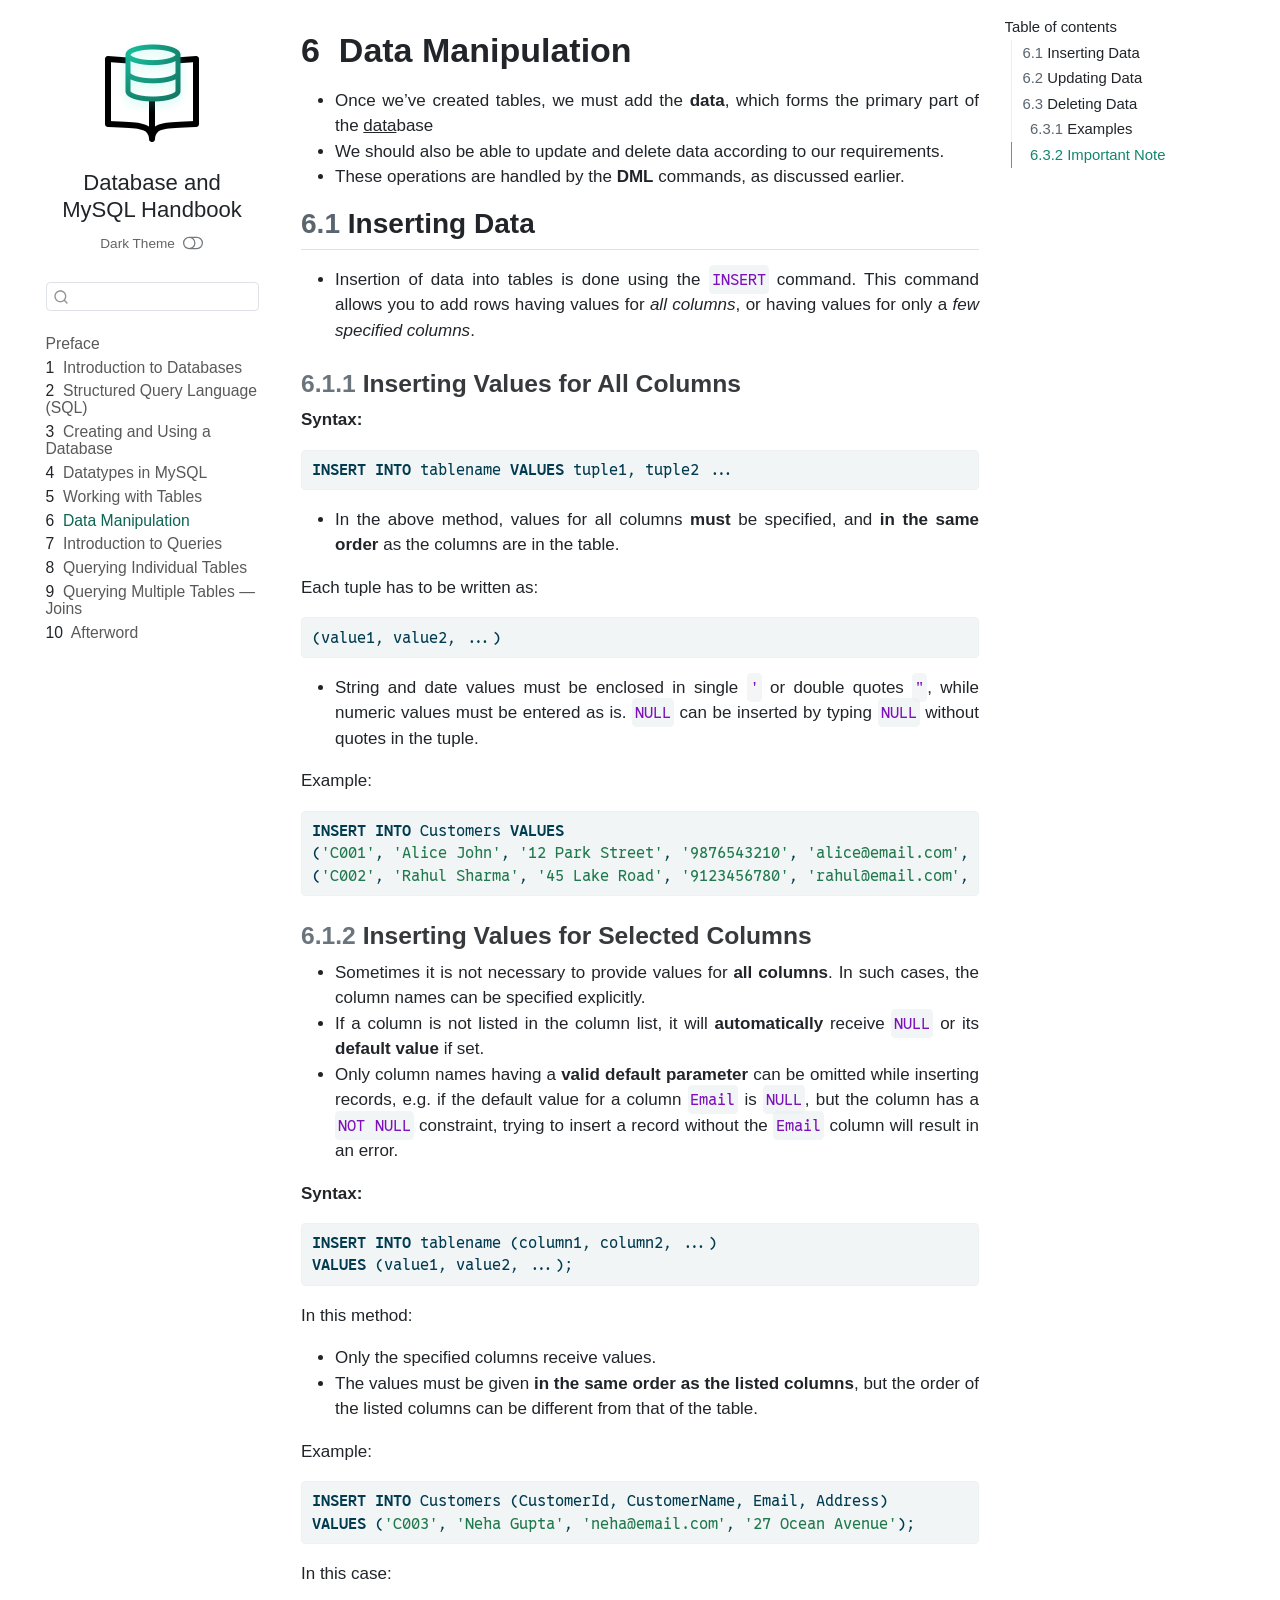
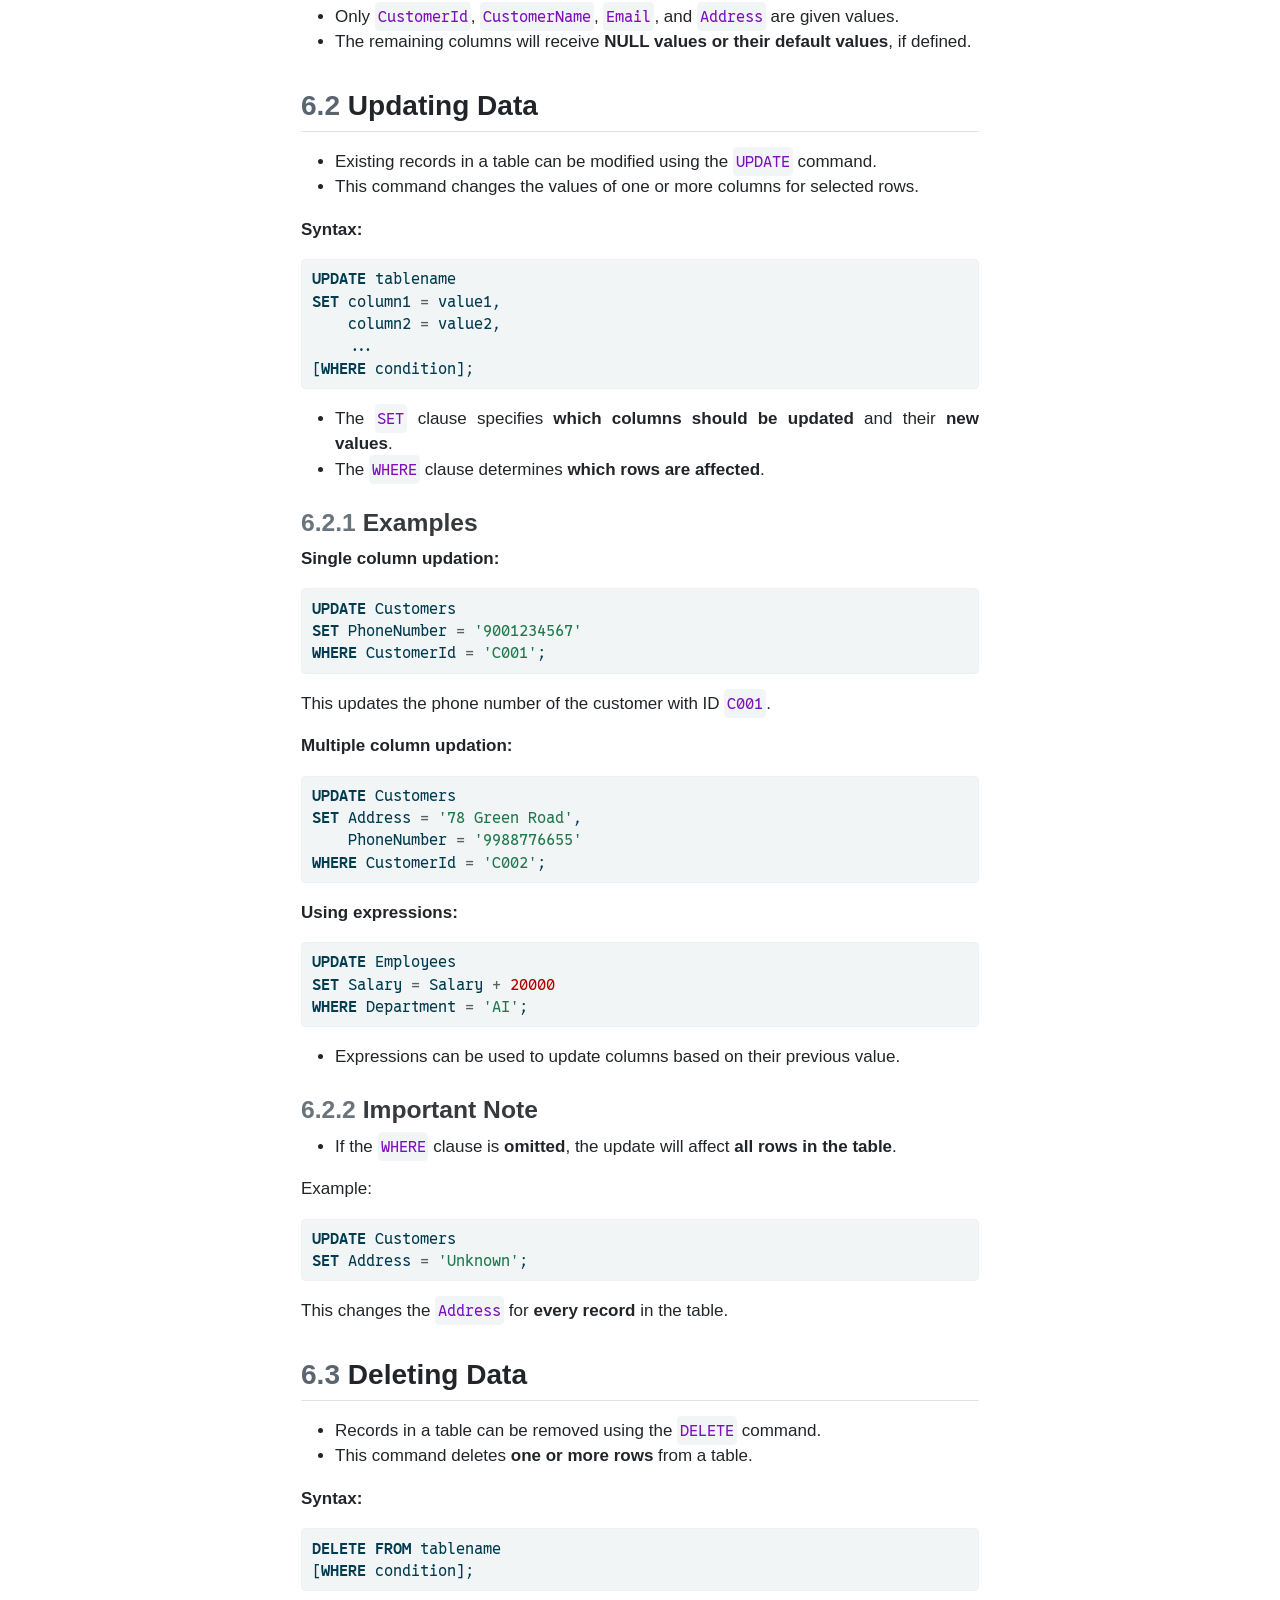
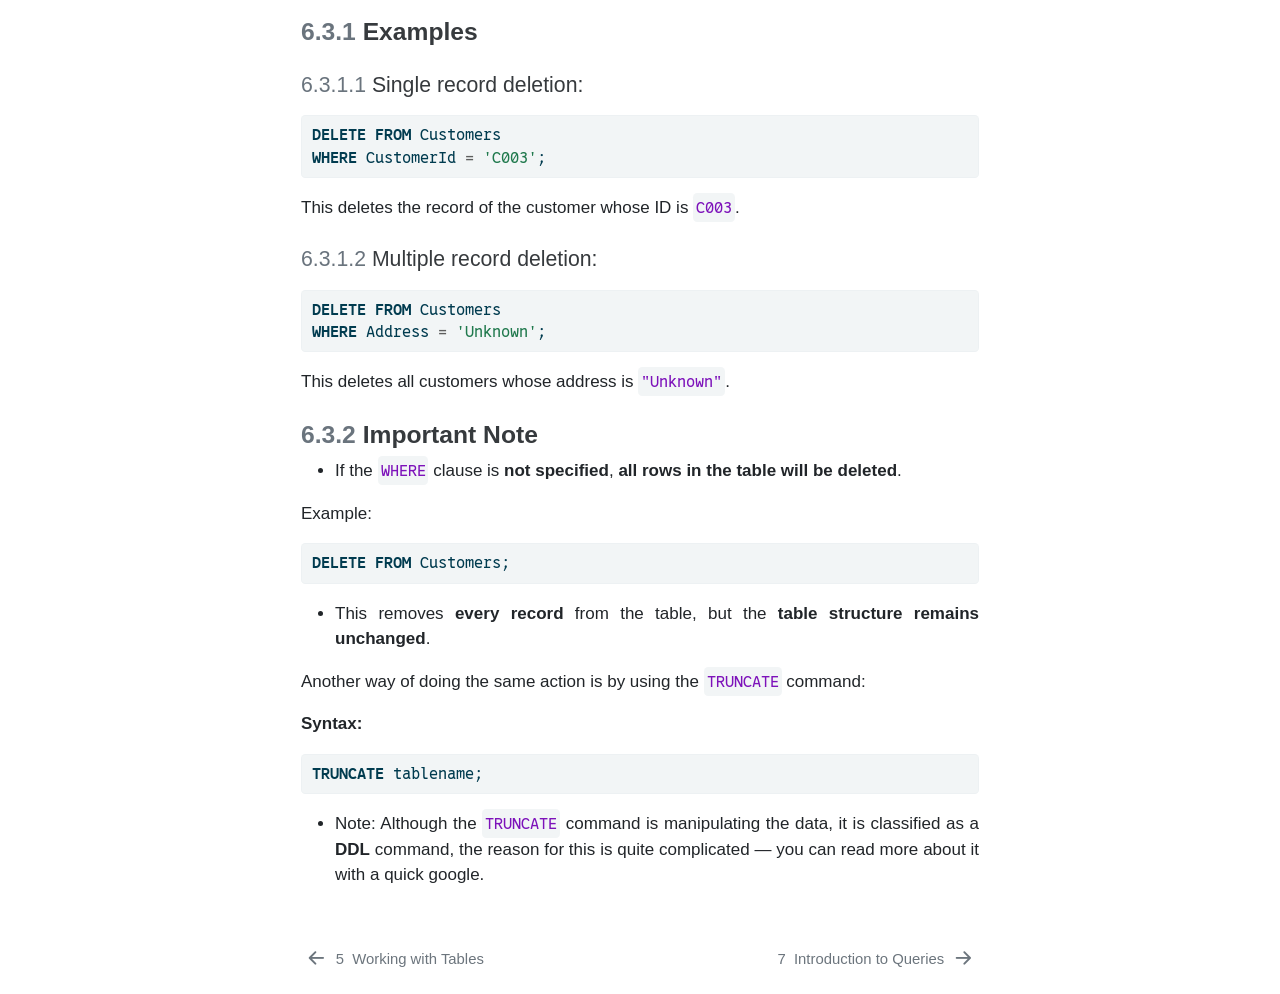
<file: datamanip.html>
<!DOCTYPE html>
<html xmlns="http://www.w3.org/1999/xhtml" lang="en" xml:lang="en"><head>

<meta charset="utf-8">
<meta name="generator" content="quarto-1.9.36">

<meta name="viewport" content="width=device-width, initial-scale=1.0, user-scalable=yes">

<meta name="description" content="A handbook to quickly understand Relational Databases and the basics of SQL with MySQL">

<title>6&nbsp; Data Manipulation – Database and MySQL Handbook</title>
<style>
/* Default styles provided by pandoc.
** See https://pandoc.org/MANUAL.html#variables-for-html for config info.
*/
code{white-space: pre-wrap;}
span.smallcaps{font-variant: small-caps;}
div.columns{display: flex; gap: min(4vw, 1.5em);}
div.column{flex: auto; overflow-x: auto;}
div.hanging-indent{margin-left: 1.5em; text-indent: -1.5em;}
ul.task-list{list-style: none;}
ul.task-list li input[type="checkbox"] {
  width: 0.8em;
  margin: 0 0.8em 0.2em -1em; /* quarto-specific, see https://github.com/quarto-dev/quarto-cli/issues/4556 */ 
  vertical-align: middle;
}
/* CSS for syntax highlighting */
html { -webkit-text-size-adjust: 100%; }
pre > code.sourceCode { white-space: pre; position: relative; }
pre > code.sourceCode > span { display: inline-block; line-height: 1.25; }
pre > code.sourceCode > span:empty { height: 1.2em; }
.sourceCode { overflow: visible; }
code.sourceCode > span { color: inherit; text-decoration: inherit; }
div.sourceCode { margin: 1em 0; }
pre.sourceCode { margin: 0; }
@media screen {
div.sourceCode { overflow: auto; }
}
@media print {
pre > code.sourceCode { white-space: pre-wrap; }
pre > code.sourceCode > span { text-indent: -5em; padding-left: 5em; }
}
pre.numberSource code
  { counter-reset: source-line 0; }
pre.numberSource code > span
  { position: relative; left: -4em; counter-increment: source-line; }
pre.numberSource code > span > a:first-child::before
  { content: counter(source-line);
    position: relative; left: -1em; text-align: right; vertical-align: baseline;
    border: none; display: inline-block;
    -webkit-touch-callout: none; -webkit-user-select: none;
    -khtml-user-select: none; -moz-user-select: none;
    -ms-user-select: none; user-select: none;
    padding: 0 4px; width: 4em;
  }
pre.numberSource { margin-left: 3em;  padding-left: 4px; }
div.sourceCode
  {   }
@media screen {
pre > code.sourceCode > span > a:first-child::before { text-decoration: underline; }
}
</style>


<script src="site_libs/quarto-nav/quarto-nav.js"></script>
<script src="site_libs/quarto-nav/headroom.min.js"></script>
<script src="site_libs/clipboard/clipboard.min.js"></script>
<script src="site_libs/quarto-search/autocomplete.umd.js"></script>
<script src="site_libs/quarto-search/fuse.min.js"></script>
<script src="site_libs/quarto-search/quarto-search.js"></script>
<meta name="quarto:offset" content="./">
<link href="./simple-queries.html" rel="next">
<link href="./tables.html" rel="prev">
<link href="./favicon.png" rel="icon" type="image/png">
<script src="site_libs/quarto-html/quarto.js" type="module"></script>
<script src="site_libs/quarto-html/tabsets/tabsets.js" type="module"></script>
<script src="site_libs/quarto-html/popper.min.js"></script>
<script src="site_libs/quarto-html/tippy.umd.min.js"></script>
<script src="site_libs/quarto-html/anchor.min.js"></script>
<link href="site_libs/quarto-html/tippy.css" rel="stylesheet">
<link href="site_libs/quarto-html/quarto-syntax-highlighting-845c23b38eaddc0f92fda52bfe77a8c8.css" rel="stylesheet" class="quarto-color-scheme" id="quarto-text-highlighting-styles">
<link href="site_libs/quarto-html/quarto-syntax-highlighting-dark-cea25e2310d9ee8b66de880732a0fbab.css" rel="stylesheet" class="quarto-color-scheme quarto-color-alternate" id="quarto-text-highlighting-styles">
<link href="site_libs/quarto-html/quarto-syntax-highlighting-845c23b38eaddc0f92fda52bfe77a8c8.css" rel="stylesheet" class="quarto-color-scheme-extra" id="quarto-text-highlighting-styles">
<script src="site_libs/bootstrap/bootstrap.min.js"></script>
<link href="site_libs/bootstrap/bootstrap-icons.css" rel="stylesheet">
<link href="site_libs/bootstrap/bootstrap-527d7be6a69381a91f154d81cf33f55a.min.css" rel="stylesheet" append-hash="true" class="quarto-color-scheme" id="quarto-bootstrap" data-mode="light">
<link href="site_libs/bootstrap/bootstrap-dark-7a7500061e77e2f93726f4d1fbfbece8.min.css" rel="stylesheet" append-hash="true" class="quarto-color-scheme quarto-color-alternate" id="quarto-bootstrap" data-mode="dark">
<link href="site_libs/bootstrap/bootstrap-527d7be6a69381a91f154d81cf33f55a.min.css" rel="stylesheet" append-hash="true" class="quarto-color-scheme-extra" id="quarto-bootstrap" data-mode="light">
<script id="quarto-search-options" type="application/json">{
  "location": "sidebar",
  "copy-button": false,
  "collapse-after": 3,
  "panel-placement": "start",
  "type": "textbox",
  "limit": 50,
  "keyboard-shortcut": [
    "f",
    "/",
    "s"
  ],
  "show-item-context": false,
  "language": {
    "search-no-results-text": "No results",
    "search-matching-documents-text": "matching documents",
    "search-copy-link-title": "Copy link to search",
    "search-hide-matches-text": "Hide additional matches",
    "search-more-match-text": "more match in this document",
    "search-more-matches-text": "more matches in this document",
    "search-clear-button-title": "Clear",
    "search-text-placeholder": "",
    "search-detached-cancel-button-title": "Cancel",
    "search-submit-button-title": "Submit",
    "search-label": "Search"
  }
}</script>
<meta name="google-site-verification" content="E2IjgLpsup0krpIu0F24kKujuLAN88b79BQCm2hC8fA">


<link rel="stylesheet" href="main.css">
<meta property="og:title" content="6&nbsp; Data Manipulation – Database and MySQL Handbook">
<meta property="og:description" content="A handbook to quickly understand Relational Databases and the basics of SQL with MySQL">
<meta property="og:image" content="https://brin.is-a.dev/db-mysql-handbook/banner.png">
<meta property="og:site_name" content="Database and MySQL Handbook">
<meta property="og:locale" content="en_US">
<meta property="og:image:height" content="500">
<meta property="og:image:width" content="1000">
<meta name="twitter:title" content="6&nbsp; Data Manipulation – Database and MySQL Handbook">
<meta name="twitter:description" content="A handbook to quickly understand Relational Databases and the basics of SQL with MySQL">
<meta name="twitter:image" content="https://brin.is-a.dev/db-mysql-handbook/banner.png">
<meta name="twitter:card" content="summary_large_image">
<meta name="twitter:image-height" content="500">
<meta name="twitter:image-width" content="1000">
</head>

<body class="nav-sidebar floating quarto-light"><script id="quarto-html-before-body" type="application/javascript">
    const toggleBodyColorMode = (bsSheetEl) => {
      const mode = bsSheetEl.getAttribute("data-mode");
      const bodyEl = window.document.querySelector("body");
      if (mode === "dark") {
        bodyEl.classList.add("quarto-dark");
        bodyEl.classList.remove("quarto-light");
      } else {
        bodyEl.classList.add("quarto-light");
        bodyEl.classList.remove("quarto-dark");
      }
    }
    const toggleBodyColorPrimary = () => {
      const bsSheetEl = window.document.querySelector("link#quarto-bootstrap:not([rel=disabled-stylesheet])");
      if (bsSheetEl) {
        toggleBodyColorMode(bsSheetEl);
      }
    }
    const setColorSchemeToggle = (alternate) => {
      const toggles = window.document.querySelectorAll('.quarto-color-scheme-toggle');
      for (let i=0; i < toggles.length; i++) {
        const toggle = toggles[i];
        if (toggle) {
          if (alternate) {
            toggle.classList.add("alternate");
          } else {
            toggle.classList.remove("alternate");
          }
        }
      }
    };
    const toggleColorMode = (alternate) => {
      // Switch the stylesheets
      const primaryStylesheets = window.document.querySelectorAll('link.quarto-color-scheme:not(.quarto-color-alternate)');
      const alternateStylesheets = window.document.querySelectorAll('link.quarto-color-scheme.quarto-color-alternate');
      manageTransitions('#quarto-margin-sidebar .nav-link', false);
      if (alternate) {
        // note: dark is layered on light, we don't disable primary!
        enableStylesheet(alternateStylesheets);
        for (const sheetNode of alternateStylesheets) {
          if (sheetNode.id === "quarto-bootstrap") {
            toggleBodyColorMode(sheetNode);
          }
        }
      } else {
        disableStylesheet(alternateStylesheets);
        enableStylesheet(primaryStylesheets)
        toggleBodyColorPrimary();
      }
      manageTransitions('#quarto-margin-sidebar .nav-link', true);
      // Switch the toggles
      setColorSchemeToggle(alternate)
      // Hack to workaround the fact that safari doesn't
      // properly recolor the scrollbar when toggling (#1455)
      if (navigator.userAgent.indexOf('Safari') > 0 && navigator.userAgent.indexOf('Chrome') == -1) {
        manageTransitions("body", false);
        window.scrollTo(0, 1);
        setTimeout(() => {
          window.scrollTo(0, 0);
          manageTransitions("body", true);
        }, 40);
      }
    }
    const disableStylesheet = (stylesheets) => {
      for (let i=0; i < stylesheets.length; i++) {
        const stylesheet = stylesheets[i];
        stylesheet.rel = 'disabled-stylesheet';
      }
    }
    const enableStylesheet = (stylesheets) => {
      for (let i=0; i < stylesheets.length; i++) {
        const stylesheet = stylesheets[i];
        if(stylesheet.rel !== 'stylesheet') { // for Chrome, which will still FOUC without this check
          stylesheet.rel = 'stylesheet';
        }
      }
    }
    const manageTransitions = (selector, allowTransitions) => {
      const els = window.document.querySelectorAll(selector);
      for (let i=0; i < els.length; i++) {
        const el = els[i];
        if (allowTransitions) {
          el.classList.remove('notransition');
        } else {
          el.classList.add('notransition');
        }
      }
    }
    const isFileUrl = () => {
      return window.location.protocol === 'file:';
    }
    const hasAlternateSentinel = () => {
      let styleSentinel = getColorSchemeSentinel();
      if (styleSentinel !== null) {
        return styleSentinel === "alternate";
      } else {
        return false;
      }
    }
    const setStyleSentinel = (alternate) => {
      const value = alternate ? "alternate" : "default";
      if (!isFileUrl()) {
        window.localStorage.setItem("quarto-color-scheme", value);
      } else {
        localAlternateSentinel = value;
      }
    }
    const getColorSchemeSentinel = () => {
      if (!isFileUrl()) {
        const storageValue = window.localStorage.getItem("quarto-color-scheme");
        return storageValue != null ? storageValue : localAlternateSentinel;
      } else {
        return localAlternateSentinel;
      }
    }
    const toggleGiscusIfUsed = (isAlternate, darkModeDefault) => {
      const baseTheme = document.querySelector('#giscus-base-theme')?.value ?? 'light';
      const alternateTheme = document.querySelector('#giscus-alt-theme')?.value ?? 'dark';
      let newTheme = '';
      if(authorPrefersDark) {
        newTheme = isAlternate ? baseTheme : alternateTheme;
      } else {
        newTheme = isAlternate ? alternateTheme : baseTheme;
      }
      const changeGiscusTheme = () => {
        // From: https://github.com/giscus/giscus/issues/336
        const sendMessage = (message) => {
          const iframe = document.querySelector('iframe.giscus-frame');
          if (!iframe) return;
          iframe.contentWindow.postMessage({ giscus: message }, 'https://giscus.app');
        }
        sendMessage({
          setConfig: {
            theme: newTheme
          }
        });
      }
      const isGiscussLoaded = window.document.querySelector('iframe.giscus-frame') !== null;
      if (isGiscussLoaded) {
        changeGiscusTheme();
      }
    };
    const authorPrefersDark = false;
    const queryPrefersDark = window.matchMedia('(prefers-color-scheme: dark)');
    const darkModeDefault = queryPrefersDark.matches;
      document.querySelector('link#quarto-text-highlighting-styles.quarto-color-scheme-extra').rel = 'disabled-stylesheet';
      document.querySelector('link#quarto-bootstrap.quarto-color-scheme-extra').rel = 'disabled-stylesheet';
    let localAlternateSentinel = darkModeDefault ? 'alternate' : 'default';
    // Dark / light mode switch
    window.quartoToggleColorScheme = () => {
      // Read the current dark / light value
      let toAlternate = !hasAlternateSentinel();
      toggleColorMode(toAlternate);
      setStyleSentinel(toAlternate);
      toggleGiscusIfUsed(toAlternate, darkModeDefault);
      window.dispatchEvent(new Event('resize'));
    };
    queryPrefersDark.addEventListener("change", e => {
      if(window.localStorage.getItem("quarto-color-scheme") !== null)
        return;
      const alternate = e.matches
      toggleColorMode(alternate);
      localAlternateSentinel = e.matches ? 'alternate' : 'default'; // this is used alongside local storage!
      toggleGiscusIfUsed(alternate, darkModeDefault);
    });
    // Switch to dark mode if need be
    if (hasAlternateSentinel()) {
      toggleColorMode(true);
    } else {
      toggleColorMode(false);
    }
  </script>

<div id="quarto-search-results"></div>
  <header id="quarto-header" class="headroom fixed-top">
  <nav class="quarto-secondary-nav">
    <div class="container-fluid d-flex">
      <button type="button" class="quarto-btn-toggle btn" data-bs-toggle="collapse" role="button" data-bs-target=".quarto-sidebar-collapse-item" aria-controls="quarto-sidebar" aria-expanded="false" aria-label="Toggle sidebar navigation" onclick="if (window.quartoToggleHeadroom) { window.quartoToggleHeadroom(); }">
        <i class="bi bi-layout-text-sidebar-reverse"></i>
      </button>
        <nav class="quarto-page-breadcrumbs" aria-label="breadcrumb"><ol class="breadcrumb"><li class="breadcrumb-item"><a href="./datamanip.html"><span class="chapter-number">6</span>&nbsp; <span class="chapter-title">Data Manipulation</span></a></li></ol></nav>
        <a class="flex-grow-1" role="navigation" data-bs-toggle="collapse" data-bs-target=".quarto-sidebar-collapse-item" aria-controls="quarto-sidebar" aria-expanded="false" aria-label="Toggle sidebar navigation" onclick="if (window.quartoToggleHeadroom) { window.quartoToggleHeadroom(); }">      
        </a>
      <button type="button" class="btn quarto-search-button" aria-label="Search" onclick="window.quartoOpenSearch();">
        <i class="bi bi-search"></i>
      </button>
    </div>
  </nav>
</header>
<!-- content -->
<div id="quarto-content" class="quarto-container page-columns page-rows-contents page-layout-article">
<!-- sidebar -->
  <nav id="quarto-sidebar" class="sidebar collapse collapse-horizontal quarto-sidebar-collapse-item sidebar-navigation floating overflow-auto">
    <div class="pt-lg-2 mt-2 text-left sidebar-header sidebar-header-stacked">
      <a href="./index.html" class="sidebar-logo-link">
      <img src="./icon.png" alt="" class="sidebar-logo light-content py-0 d-lg-inline d-none">
      <img src="./icon-dark.png" alt="" class="sidebar-logo dark-content py-0 d-lg-inline d-none">
      </a>
    <div class="sidebar-title mb-0 py-0">
      <a href="./">Database and MySQL Handbook</a> 
        <div class="sidebar-tools-main">
  <a href="" class="quarto-color-scheme-toggle quarto-navigation-tool  px-1" onclick="window.quartoToggleColorScheme(); return false;" title="Toggle dark mode"><i class="bi"></i></a>
</div>
    </div>
      </div>
        <div class="mt-2 flex-shrink-0 align-items-center">
        <div class="sidebar-search">
        <div id="quarto-search" class="" title="Search"></div>
        </div>
        </div>
    <div class="sidebar-menu-container"> 
    <ul class="list-unstyled mt-1">
        <li class="sidebar-item">
  <div class="sidebar-item-container"> 
  <a href="./index.html" class="sidebar-item-text sidebar-link">
 <span class="menu-text">Preface</span></a>
  </div>
</li>
        <li class="sidebar-item">
  <div class="sidebar-item-container"> 
  <a href="./intro.html" class="sidebar-item-text sidebar-link">
 <span class="menu-text"><span class="chapter-number">1</span>&nbsp; <span class="chapter-title">Introduction to Databases</span></span></a>
  </div>
</li>
        <li class="sidebar-item">
  <div class="sidebar-item-container"> 
  <a href="./sql.html" class="sidebar-item-text sidebar-link">
 <span class="menu-text"><span class="chapter-number">2</span>&nbsp; <span class="chapter-title">Structured Query Language (SQL)</span></span></a>
  </div>
</li>
        <li class="sidebar-item">
  <div class="sidebar-item-container"> 
  <a href="./dbcreate.html" class="sidebar-item-text sidebar-link">
 <span class="menu-text"><span class="chapter-number">3</span>&nbsp; <span class="chapter-title">Creating and Using a Database</span></span></a>
  </div>
</li>
        <li class="sidebar-item">
  <div class="sidebar-item-container"> 
  <a href="./datatypes.html" class="sidebar-item-text sidebar-link">
 <span class="menu-text"><span class="chapter-number">4</span>&nbsp; <span class="chapter-title">Datatypes in MySQL</span></span></a>
  </div>
</li>
        <li class="sidebar-item">
  <div class="sidebar-item-container"> 
  <a href="./tables.html" class="sidebar-item-text sidebar-link">
 <span class="menu-text"><span class="chapter-number">5</span>&nbsp; <span class="chapter-title">Working with Tables</span></span></a>
  </div>
</li>
        <li class="sidebar-item">
  <div class="sidebar-item-container"> 
  <a href="./datamanip.html" class="sidebar-item-text sidebar-link active">
 <span class="menu-text"><span class="chapter-number">6</span>&nbsp; <span class="chapter-title">Data Manipulation</span></span></a>
  </div>
</li>
        <li class="sidebar-item">
  <div class="sidebar-item-container"> 
  <a href="./simple-queries.html" class="sidebar-item-text sidebar-link">
 <span class="menu-text"><span class="chapter-number">7</span>&nbsp; <span class="chapter-title">Introduction to Queries</span></span></a>
  </div>
</li>
        <li class="sidebar-item">
  <div class="sidebar-item-container"> 
  <a href="./table-queries.html" class="sidebar-item-text sidebar-link">
 <span class="menu-text"><span class="chapter-number">8</span>&nbsp; <span class="chapter-title">Querying Individual Tables</span></span></a>
  </div>
</li>
        <li class="sidebar-item">
  <div class="sidebar-item-container"> 
  <a href="./joins.html" class="sidebar-item-text sidebar-link">
 <span class="menu-text"><span class="chapter-number">9</span>&nbsp; <span class="chapter-title">Querying Multiple Tables — Joins</span></span></a>
  </div>
</li>
        <li class="sidebar-item">
  <div class="sidebar-item-container"> 
  <a href="./afterword.html" class="sidebar-item-text sidebar-link">
 <span class="menu-text"><span class="chapter-number">10</span>&nbsp; <span class="chapter-title">Afterword</span></span></a>
  </div>
</li>
    </ul>
    </div>
</nav>
<div id="quarto-sidebar-glass" class="quarto-sidebar-collapse-item" data-bs-toggle="collapse" data-bs-target=".quarto-sidebar-collapse-item"></div>
<!-- margin-sidebar -->
    <div id="quarto-margin-sidebar" class="sidebar margin-sidebar">
        <nav id="TOC" role="doc-toc" class="toc-active">
    <h2 id="toc-title">Table of contents</h2>
   
  <ul>
  <li><a href="#inserting-data" id="toc-inserting-data" class="nav-link active" data-scroll-target="#inserting-data"><span class="header-section-number">6.1</span> Inserting Data</a>
  <ul class="collapse">
  <li><a href="#inserting-values-for-all-columns" id="toc-inserting-values-for-all-columns" class="nav-link" data-scroll-target="#inserting-values-for-all-columns"><span class="header-section-number">6.1.1</span> Inserting Values for All Columns</a></li>
  <li><a href="#inserting-values-for-selected-columns" id="toc-inserting-values-for-selected-columns" class="nav-link" data-scroll-target="#inserting-values-for-selected-columns"><span class="header-section-number">6.1.2</span> Inserting Values for Selected Columns</a></li>
  </ul></li>
  <li><a href="#updating-data" id="toc-updating-data" class="nav-link" data-scroll-target="#updating-data"><span class="header-section-number">6.2</span> Updating Data</a>
  <ul class="collapse">
  <li><a href="#examples" id="toc-examples" class="nav-link" data-scroll-target="#examples"><span class="header-section-number">6.2.1</span> Examples</a></li>
  <li><a href="#important-note" id="toc-important-note" class="nav-link" data-scroll-target="#important-note"><span class="header-section-number">6.2.2</span> Important Note</a></li>
  </ul></li>
  <li><a href="#deleting-data" id="toc-deleting-data" class="nav-link" data-scroll-target="#deleting-data"><span class="header-section-number">6.3</span> Deleting Data</a>
  <ul class="collapse">
  <li><a href="#examples-1" id="toc-examples-1" class="nav-link" data-scroll-target="#examples-1"><span class="header-section-number">6.3.1</span> Examples</a></li>
  <li><a href="#important-note-1" id="toc-important-note-1" class="nav-link" data-scroll-target="#important-note-1"><span class="header-section-number">6.3.2</span> Important Note</a></li>
  </ul></li>
  </ul>
</nav>
    </div>
<!-- main -->
<main class="content" id="quarto-document-content">


<header id="title-block-header" class="quarto-title-block default">
<div class="quarto-title">
<h1 class="title"><span class="chapter-number">6</span>&nbsp; <span class="chapter-title">Data Manipulation</span></h1>
</div>



<div class="quarto-title-meta">

    
  
    
  </div>
  


</header>


<ul>
<li>Once we’ve created tables, we must add the <strong>data</strong>, which forms the primary part of the <u>data</u>base</li>
<li>We should also be able to update and delete data according to our requirements.</li>
<li>These operations are handled by the <strong>DML</strong> commands, as discussed earlier.</li>
</ul>
<section id="inserting-data" class="level2" data-number="6.1">
<h2 data-number="6.1" class="anchored" data-anchor-id="inserting-data"><span class="header-section-number">6.1</span> Inserting Data</h2>
<ul>
<li>Insertion of data into tables is done using the <code>INSERT</code> command. This command allows you to add rows having values for <em>all columns</em>, or having values for only a <em>few specified columns</em>.</li>
</ul>
<section id="inserting-values-for-all-columns" class="level3" data-number="6.1.1">
<h3 data-number="6.1.1" class="anchored" data-anchor-id="inserting-values-for-all-columns"><span class="header-section-number">6.1.1</span> Inserting Values for All Columns</h3>
<p><strong>Syntax:</strong></p>
<div class="code-copy-outer-scaffold"><div class="sourceCode" id="cb1"><pre class="sourceCode sql code-with-copy"><code class="sourceCode sql"><span id="cb1-1"><a href="#cb1-1" aria-hidden="true" tabindex="-1"></a><span class="kw">INSERT</span> <span class="kw">INTO</span> tablename <span class="kw">VALUES</span> tuple1, tuple2 <span class="op">..</span>.</span></code></pre></div><button title="Copy to Clipboard" class="code-copy-button"><i class="bi"></i></button></div>
<ul>
<li>In the above method, values for all columns <strong>must</strong> be specified, and <strong>in the same order</strong> as the columns are in the table.</li>
</ul>
<p>Each tuple has to be written as:</p>
<div class="code-copy-outer-scaffold"><div class="sourceCode" id="cb2"><pre class="sourceCode sql code-with-copy"><code class="sourceCode sql"><span id="cb2-1"><a href="#cb2-1" aria-hidden="true" tabindex="-1"></a>(value1, value2, <span class="op">..</span>.)</span></code></pre></div><button title="Copy to Clipboard" class="code-copy-button"><i class="bi"></i></button></div>
<ul>
<li>String and date values must be enclosed in single <code>'</code> or double quotes <code>"</code>, while numeric values must be entered as is. <code>NULL</code> can be inserted by typing <code>NULL</code> without quotes in the tuple.</li>
</ul>
<p>Example:</p>
<div class="code-copy-outer-scaffold"><div class="sourceCode" id="cb3"><pre class="sourceCode sql code-with-copy"><code class="sourceCode sql"><span id="cb3-1"><a href="#cb3-1" aria-hidden="true" tabindex="-1"></a><span class="kw">INSERT</span> <span class="kw">INTO</span> Customers <span class="kw">VALUES</span></span>
<span id="cb3-2"><a href="#cb3-2" aria-hidden="true" tabindex="-1"></a>(<span class="st">'C001'</span>, <span class="st">'Alice John'</span>, <span class="st">'12 Park Street'</span>, <span class="st">'9876543210'</span>, <span class="st">'alice@email.com'</span>, <span class="st">'1995-04-12'</span>),</span>
<span id="cb3-3"><a href="#cb3-3" aria-hidden="true" tabindex="-1"></a>(<span class="st">'C002'</span>, <span class="st">'Rahul Sharma'</span>, <span class="st">'45 Lake Road'</span>, <span class="st">'9123456780'</span>, <span class="st">'rahul@email.com'</span>, <span class="st">'1992-11-08'</span>);</span></code></pre></div><button title="Copy to Clipboard" class="code-copy-button"><i class="bi"></i></button></div>
</section>
<section id="inserting-values-for-selected-columns" class="level3" data-number="6.1.2">
<h3 data-number="6.1.2" class="anchored" data-anchor-id="inserting-values-for-selected-columns"><span class="header-section-number">6.1.2</span> Inserting Values for Selected Columns</h3>
<ul>
<li>Sometimes it is not necessary to provide values for <strong>all columns</strong>. In such cases, the column names can be specified explicitly.</li>
<li>If a column is not listed in the column list, it will <strong>automatically</strong> receive <code>NULL</code> or its <strong>default value</strong> if set.</li>
<li>Only column names having a <strong>valid default parameter</strong> can be omitted while inserting records, e.g.&nbsp;if the default value for a column <code>Email</code> is <code>NULL</code>, but the column has a <code>NOT NULL</code> constraint, trying to insert a record without the <code>Email</code> column will result in an error.</li>
</ul>
<p><strong>Syntax:</strong></p>
<div class="code-copy-outer-scaffold"><div class="sourceCode" id="cb4"><pre class="sourceCode sql code-with-copy"><code class="sourceCode sql"><span id="cb4-1"><a href="#cb4-1" aria-hidden="true" tabindex="-1"></a><span class="kw">INSERT</span> <span class="kw">INTO</span> tablename (column1, column2, <span class="op">..</span>.)  </span>
<span id="cb4-2"><a href="#cb4-2" aria-hidden="true" tabindex="-1"></a><span class="kw">VALUES</span> (value1, value2, <span class="op">..</span>.);</span></code></pre></div><button title="Copy to Clipboard" class="code-copy-button"><i class="bi"></i></button></div>
<p>In this method:</p>
<ul>
<li>Only the specified columns receive values.</li>
<li>The values must be given <strong>in the same order as the listed columns</strong>, but the order of the listed columns can be different from that of the table.</li>
</ul>
<p>Example:</p>
<div class="code-copy-outer-scaffold"><div class="sourceCode" id="cb5"><pre class="sourceCode sql code-with-copy"><code class="sourceCode sql"><span id="cb5-1"><a href="#cb5-1" aria-hidden="true" tabindex="-1"></a><span class="kw">INSERT</span> <span class="kw">INTO</span> Customers (CustomerId, CustomerName, Email, Address)  </span>
<span id="cb5-2"><a href="#cb5-2" aria-hidden="true" tabindex="-1"></a><span class="kw">VALUES</span> (<span class="st">'C003'</span>, <span class="st">'Neha Gupta'</span>, <span class="st">'neha@email.com'</span>, <span class="st">'27 Ocean Avenue'</span>);</span></code></pre></div><button title="Copy to Clipboard" class="code-copy-button"><i class="bi"></i></button></div>
<p>In this case:</p>
<ul>
<li>Only <code>CustomerId</code>, <code>CustomerName</code>, <code>Email</code>, and <code>Address</code> are given values.</li>
<li>The remaining columns will receive <strong>NULL values or their default values</strong>, if defined.</li>
</ul>
</section>
</section>
<section id="updating-data" class="level2" data-number="6.2">
<h2 data-number="6.2" class="anchored" data-anchor-id="updating-data"><span class="header-section-number">6.2</span> Updating Data</h2>
<ul>
<li>Existing records in a table can be modified using the <code>UPDATE</code> command.</li>
<li>This command changes the values of one or more columns for selected rows.</li>
</ul>
<p><strong>Syntax:</strong></p>
<div class="code-copy-outer-scaffold"><div class="sourceCode" id="cb6"><pre class="sourceCode sql code-with-copy"><code class="sourceCode sql"><span id="cb6-1"><a href="#cb6-1" aria-hidden="true" tabindex="-1"></a><span class="kw">UPDATE</span> tablename</span>
<span id="cb6-2"><a href="#cb6-2" aria-hidden="true" tabindex="-1"></a><span class="kw">SET</span> column1 <span class="op">=</span> value1,</span>
<span id="cb6-3"><a href="#cb6-3" aria-hidden="true" tabindex="-1"></a>    column2 <span class="op">=</span> value2,</span>
<span id="cb6-4"><a href="#cb6-4" aria-hidden="true" tabindex="-1"></a>    <span class="op">..</span>.</span>
<span id="cb6-5"><a href="#cb6-5" aria-hidden="true" tabindex="-1"></a>[<span class="kw">WHERE</span> condition];</span></code></pre></div><button title="Copy to Clipboard" class="code-copy-button"><i class="bi"></i></button></div>
<ul>
<li>The <code>SET</code> clause specifies <strong>which columns should be updated</strong> and their <strong>new values</strong>.<br>
</li>
<li>The <code>WHERE</code> clause determines <strong>which rows are affected</strong>.</li>
</ul>
<section id="examples" class="level3" data-number="6.2.1">
<h3 data-number="6.2.1" class="anchored" data-anchor-id="examples"><span class="header-section-number">6.2.1</span> Examples</h3>
<p><strong>Single column updation:</strong></p>
<div class="code-copy-outer-scaffold"><div class="sourceCode" id="cb7"><pre class="sourceCode sql code-with-copy"><code class="sourceCode sql"><span id="cb7-1"><a href="#cb7-1" aria-hidden="true" tabindex="-1"></a><span class="kw">UPDATE</span> Customers</span>
<span id="cb7-2"><a href="#cb7-2" aria-hidden="true" tabindex="-1"></a><span class="kw">SET</span> PhoneNumber <span class="op">=</span> <span class="st">'9001234567'</span></span>
<span id="cb7-3"><a href="#cb7-3" aria-hidden="true" tabindex="-1"></a><span class="kw">WHERE</span> CustomerId <span class="op">=</span> <span class="st">'C001'</span>;</span></code></pre></div><button title="Copy to Clipboard" class="code-copy-button"><i class="bi"></i></button></div>
<p>This updates the phone number of the customer with ID <code>C001</code>.</p>
<p><strong>Multiple column updation:</strong></p>
<div class="code-copy-outer-scaffold"><div class="sourceCode" id="cb8"><pre class="sourceCode sql code-with-copy"><code class="sourceCode sql"><span id="cb8-1"><a href="#cb8-1" aria-hidden="true" tabindex="-1"></a><span class="kw">UPDATE</span> Customers</span>
<span id="cb8-2"><a href="#cb8-2" aria-hidden="true" tabindex="-1"></a><span class="kw">SET</span> Address <span class="op">=</span> <span class="st">'78 Green Road'</span>,</span>
<span id="cb8-3"><a href="#cb8-3" aria-hidden="true" tabindex="-1"></a>    PhoneNumber <span class="op">=</span> <span class="st">'9988776655'</span></span>
<span id="cb8-4"><a href="#cb8-4" aria-hidden="true" tabindex="-1"></a><span class="kw">WHERE</span> CustomerId <span class="op">=</span> <span class="st">'C002'</span>;</span></code></pre></div><button title="Copy to Clipboard" class="code-copy-button"><i class="bi"></i></button></div>
<p><strong>Using expressions:</strong></p>
<div class="code-copy-outer-scaffold"><div class="sourceCode" id="cb9"><pre class="sourceCode sql code-with-copy"><code class="sourceCode sql"><span id="cb9-1"><a href="#cb9-1" aria-hidden="true" tabindex="-1"></a><span class="kw">UPDATE</span> Employees</span>
<span id="cb9-2"><a href="#cb9-2" aria-hidden="true" tabindex="-1"></a><span class="kw">SET</span> Salary <span class="op">=</span> Salary <span class="op">+</span> <span class="dv">20000</span></span>
<span id="cb9-3"><a href="#cb9-3" aria-hidden="true" tabindex="-1"></a><span class="kw">WHERE</span> Department <span class="op">=</span> <span class="st">'AI'</span>;</span></code></pre></div><button title="Copy to Clipboard" class="code-copy-button"><i class="bi"></i></button></div>
<ul>
<li>Expressions can be used to update columns based on their previous value.</li>
</ul>
</section>
<section id="important-note" class="level3" data-number="6.2.2">
<h3 data-number="6.2.2" class="anchored" data-anchor-id="important-note"><span class="header-section-number">6.2.2</span> Important Note</h3>
<ul>
<li>If the <code>WHERE</code> clause is <strong>omitted</strong>, the update will affect <strong>all rows in the table</strong>.</li>
</ul>
<p>Example:</p>
<div class="code-copy-outer-scaffold"><div class="sourceCode" id="cb10"><pre class="sourceCode sql code-with-copy"><code class="sourceCode sql"><span id="cb10-1"><a href="#cb10-1" aria-hidden="true" tabindex="-1"></a><span class="kw">UPDATE</span> Customers</span>
<span id="cb10-2"><a href="#cb10-2" aria-hidden="true" tabindex="-1"></a><span class="kw">SET</span> Address <span class="op">=</span> <span class="st">'Unknown'</span>;</span></code></pre></div><button title="Copy to Clipboard" class="code-copy-button"><i class="bi"></i></button></div>
<p>This changes the <code>Address</code> for <strong>every record</strong> in the table.</p>
</section>
</section>
<section id="deleting-data" class="level2" data-number="6.3">
<h2 data-number="6.3" class="anchored" data-anchor-id="deleting-data"><span class="header-section-number">6.3</span> Deleting Data</h2>
<ul>
<li>Records in a table can be removed using the <code>DELETE</code> command.</li>
<li>This command deletes <strong>one or more rows</strong> from a table.</li>
</ul>
<p><strong>Syntax:</strong></p>
<div class="code-copy-outer-scaffold"><div class="sourceCode" id="cb11"><pre class="sourceCode sql code-with-copy"><code class="sourceCode sql"><span id="cb11-1"><a href="#cb11-1" aria-hidden="true" tabindex="-1"></a><span class="kw">DELETE</span> <span class="kw">FROM</span> tablename</span>
<span id="cb11-2"><a href="#cb11-2" aria-hidden="true" tabindex="-1"></a>[<span class="kw">WHERE</span> condition];</span></code></pre></div><button title="Copy to Clipboard" class="code-copy-button"><i class="bi"></i></button></div>
<section id="examples-1" class="level3" data-number="6.3.1">
<h3 data-number="6.3.1" class="anchored" data-anchor-id="examples-1"><span class="header-section-number">6.3.1</span> Examples</h3>
<section id="single-record-deletion" class="level4" data-number="6.3.1.1">
<h4 data-number="6.3.1.1" class="anchored" data-anchor-id="single-record-deletion"><span class="header-section-number">6.3.1.1</span> Single record deletion:</h4>
<div class="code-copy-outer-scaffold"><div class="sourceCode" id="cb12"><pre class="sourceCode sql code-with-copy"><code class="sourceCode sql"><span id="cb12-1"><a href="#cb12-1" aria-hidden="true" tabindex="-1"></a><span class="kw">DELETE</span> <span class="kw">FROM</span> Customers</span>
<span id="cb12-2"><a href="#cb12-2" aria-hidden="true" tabindex="-1"></a><span class="kw">WHERE</span> CustomerId <span class="op">=</span> <span class="st">'C003'</span>;</span></code></pre></div><button title="Copy to Clipboard" class="code-copy-button"><i class="bi"></i></button></div>
<p>This deletes the record of the customer whose ID is <code>C003</code>.</p>
</section>
<section id="multiple-record-deletion" class="level4" data-number="6.3.1.2">
<h4 data-number="6.3.1.2" class="anchored" data-anchor-id="multiple-record-deletion"><span class="header-section-number">6.3.1.2</span> Multiple record deletion:</h4>
<div class="code-copy-outer-scaffold"><div class="sourceCode" id="cb13"><pre class="sourceCode sql code-with-copy"><code class="sourceCode sql"><span id="cb13-1"><a href="#cb13-1" aria-hidden="true" tabindex="-1"></a><span class="kw">DELETE</span> <span class="kw">FROM</span> Customers</span>
<span id="cb13-2"><a href="#cb13-2" aria-hidden="true" tabindex="-1"></a><span class="kw">WHERE</span> Address <span class="op">=</span> <span class="st">'Unknown'</span>;</span></code></pre></div><button title="Copy to Clipboard" class="code-copy-button"><i class="bi"></i></button></div>
<p>This deletes all customers whose address is <code>"Unknown"</code>.</p>
</section>
</section>
<section id="important-note-1" class="level3" data-number="6.3.2">
<h3 data-number="6.3.2" class="anchored" data-anchor-id="important-note-1"><span class="header-section-number">6.3.2</span> Important Note</h3>
<ul>
<li>If the <code>WHERE</code> clause is <strong>not specified</strong>, <strong>all rows in the table will be deleted</strong>.</li>
</ul>
<p>Example:</p>
<div class="code-copy-outer-scaffold"><div class="sourceCode" id="cb14"><pre class="sourceCode sql code-with-copy"><code class="sourceCode sql"><span id="cb14-1"><a href="#cb14-1" aria-hidden="true" tabindex="-1"></a><span class="kw">DELETE</span> <span class="kw">FROM</span> Customers;</span></code></pre></div><button title="Copy to Clipboard" class="code-copy-button"><i class="bi"></i></button></div>
<ul>
<li>This removes <strong>every record</strong> from the table, but the <strong>table structure remains unchanged</strong>.</li>
</ul>
<p>Another way of doing the same action is by using the <code>TRUNCATE</code> command:</p>
<p><strong>Syntax:</strong></p>
<div class="code-copy-outer-scaffold"><div class="sourceCode" id="cb15"><pre class="sourceCode sql code-with-copy"><code class="sourceCode sql"><span id="cb15-1"><a href="#cb15-1" aria-hidden="true" tabindex="-1"></a><span class="kw">TRUNCATE</span> tablename;</span></code></pre></div><button title="Copy to Clipboard" class="code-copy-button"><i class="bi"></i></button></div>
<ul>
<li>Note: Although the <code>TRUNCATE</code> command is manipulating the data, it is classified as a <strong>DDL</strong> command, the reason for this is quite complicated — you can read more about it with a quick google.</li>
</ul>


</section>
</section>

</main> <!-- /main -->
<script id="quarto-html-after-body" type="application/javascript">
  window.document.addEventListener("DOMContentLoaded", function (event) {
    // Ensure there is a toggle, if there isn't float one in the top right
    if (window.document.querySelector('.quarto-color-scheme-toggle') === null) {
      const a = window.document.createElement('a');
      a.classList.add('top-right');
      a.classList.add('quarto-color-scheme-toggle');
      a.href = "";
      a.onclick = function() { try { window.quartoToggleColorScheme(); } catch {} return false; };
      const i = window.document.createElement("i");
      i.classList.add('bi');
      a.appendChild(i);
      window.document.body.appendChild(a);
    }
    setColorSchemeToggle(hasAlternateSentinel())
    const icon = "";
    const anchorJS = new window.AnchorJS();
    anchorJS.options = {
      placement: 'right',
      icon: icon
    };
    anchorJS.add('.anchored');
    const isCodeAnnotation = (el) => {
      for (const clz of el.classList) {
        if (clz.startsWith('code-annotation-')) {                     
          return true;
        }
      }
      return false;
    }
    const onCopySuccess = function(e) {
      // button target
      const button = e.trigger;
      // don't keep focus
      button.blur();
      // flash "checked"
      button.classList.add('code-copy-button-checked');
      var currentTitle = button.getAttribute("title");
      button.setAttribute("title", "Copied!");
      let tooltip;
      if (window.bootstrap) {
        button.setAttribute("data-bs-toggle", "tooltip");
        button.setAttribute("data-bs-placement", "left");
        button.setAttribute("data-bs-title", "Copied!");
        tooltip = new bootstrap.Tooltip(button, 
          { trigger: "manual", 
            customClass: "code-copy-button-tooltip",
            offset: [0, -8]});
        tooltip.show();    
      }
      setTimeout(function() {
        if (tooltip) {
          tooltip.hide();
          button.removeAttribute("data-bs-title");
          button.removeAttribute("data-bs-toggle");
          button.removeAttribute("data-bs-placement");
        }
        button.setAttribute("title", currentTitle);
        button.classList.remove('code-copy-button-checked');
      }, 1000);
      // clear code selection
      e.clearSelection();
    }
    const getTextToCopy = function(trigger) {
      const outerScaffold = trigger.parentElement.cloneNode(true);
      const codeEl = outerScaffold.querySelector('code');
      for (const childEl of codeEl.children) {
        if (isCodeAnnotation(childEl)) {
          childEl.remove();
        }
      }
      return codeEl.innerText;
    }
    const clipboard = new window.ClipboardJS('.code-copy-button:not([data-in-quarto-modal])', {
      text: getTextToCopy
    });
    clipboard.on('success', onCopySuccess);
    if (window.document.getElementById('quarto-embedded-source-code-modal')) {
      const clipboardModal = new window.ClipboardJS('.code-copy-button[data-in-quarto-modal]', {
        text: getTextToCopy,
        container: window.document.getElementById('quarto-embedded-source-code-modal')
      });
      clipboardModal.on('success', onCopySuccess);
    }
      var localhostRegex = new RegExp(/^(?:http|https):\/\/localhost\:?[0-9]*\//);
      var mailtoRegex = new RegExp(/^mailto:/);
        var filterRegex = new RegExp("https:\/\/brin\.is-a\.dev\/db-mysql-handbook\/");
      var isInternal = (href) => {
          return filterRegex.test(href) || localhostRegex.test(href) || mailtoRegex.test(href);
      }
      // Inspect non-navigation links and adorn them if external
     var links = window.document.querySelectorAll('a[href]:not(.nav-link):not(.navbar-brand):not(.toc-action):not(.sidebar-link):not(.sidebar-item-toggle):not(.pagination-link):not(.no-external):not([aria-hidden]):not(.dropdown-item):not(.quarto-navigation-tool):not(.about-link)');
      for (var i=0; i<links.length; i++) {
        const link = links[i];
        if (!isInternal(link.href)) {
          // undo the damage that might have been done by quarto-nav.js in the case of
          // links that we want to consider external
          if (link.dataset.originalHref !== undefined) {
            link.href = link.dataset.originalHref;
          }
        }
      }
    function tippyHover(el, contentFn, onTriggerFn, onUntriggerFn) {
      const config = {
        allowHTML: true,
        maxWidth: 500,
        delay: 100,
        arrow: false,
        appendTo: function(el) {
            return el.parentElement;
        },
        interactive: true,
        interactiveBorder: 10,
        theme: 'quarto',
        placement: 'bottom-start',
      };
      if (contentFn) {
        config.content = contentFn;
      }
      if (onTriggerFn) {
        config.onTrigger = onTriggerFn;
      }
      if (onUntriggerFn) {
        config.onUntrigger = onUntriggerFn;
      }
      window.tippy(el, config); 
    }
    const noterefs = window.document.querySelectorAll('a[role="doc-noteref"]');
    for (var i=0; i<noterefs.length; i++) {
      const ref = noterefs[i];
      tippyHover(ref, function() {
        // use id or data attribute instead here
        let href = ref.getAttribute('data-footnote-href') || ref.getAttribute('href');
        try { href = new URL(href).hash; } catch {}
        const id = href.replace(/^#\/?/, "");
        const note = window.document.getElementById(id);
        if (note) {
          return note.innerHTML;
        } else {
          return "";
        }
      });
    }
    const xrefs = window.document.querySelectorAll('a.quarto-xref');
    const processXRef = (id, note) => {
      // Strip column container classes
      const stripColumnClz = (el) => {
        el.classList.remove("page-full", "page-columns");
        if (el.children) {
          for (const child of el.children) {
            stripColumnClz(child);
          }
        }
      }
      stripColumnClz(note)
      if (id === null || id.startsWith('sec-')) {
        // Special case sections, only their first couple elements
        const container = document.createElement("div");
        if (note.children && note.children.length > 2) {
          container.appendChild(note.children[0].cloneNode(true));
          for (let i = 1; i < note.children.length; i++) {
            const child = note.children[i];
            if (child.tagName === "P" && child.innerText === "") {
              continue;
            } else {
              container.appendChild(child.cloneNode(true));
              break;
            }
          }
          if (window.Quarto?.typesetMath) {
            window.Quarto.typesetMath(container);
          }
          return container.innerHTML
        } else {
          if (window.Quarto?.typesetMath) {
            window.Quarto.typesetMath(note);
          }
          return note.innerHTML;
        }
      } else {
        // Remove any anchor links if they are present
        const anchorLink = note.querySelector('a.anchorjs-link');
        if (anchorLink) {
          anchorLink.remove();
        }
        if (window.Quarto?.typesetMath) {
          window.Quarto.typesetMath(note);
        }
        if (note.classList.contains("callout")) {
          return note.outerHTML;
        } else {
          return note.innerHTML;
        }
      }
    }
    for (var i=0; i<xrefs.length; i++) {
      const xref = xrefs[i];
      tippyHover(xref, undefined, function(instance) {
        instance.disable();
        let url = xref.getAttribute('href');
        let hash = undefined; 
        if (url.startsWith('#')) {
          hash = url;
        } else {
          try { hash = new URL(url).hash; } catch {}
        }
        if (hash) {
          const id = hash.replace(/^#\/?/, "");
          const note = window.document.getElementById(id);
          if (note !== null) {
            try {
              const html = processXRef(id, note.cloneNode(true));
              instance.setContent(html);
            } finally {
              instance.enable();
              instance.show();
            }
          } else {
            // See if we can fetch this
            fetch(url.split('#')[0])
            .then(res => res.text())
            .then(html => {
              const parser = new DOMParser();
              const htmlDoc = parser.parseFromString(html, "text/html");
              const note = htmlDoc.getElementById(id);
              if (note !== null) {
                const html = processXRef(id, note);
                instance.setContent(html);
              } 
            }).finally(() => {
              instance.enable();
              instance.show();
            });
          }
        } else {
          // See if we can fetch a full url (with no hash to target)
          // This is a special case and we should probably do some content thinning / targeting
          fetch(url)
          .then(res => res.text())
          .then(html => {
            const parser = new DOMParser();
            const htmlDoc = parser.parseFromString(html, "text/html");
            const note = htmlDoc.querySelector('main.content');
            if (note !== null) {
              // This should only happen for chapter cross references
              // (since there is no id in the URL)
              // remove the first header
              if (note.children.length > 0 && note.children[0].tagName === "HEADER") {
                note.children[0].remove();
              }
              const html = processXRef(null, note);
              instance.setContent(html);
            } 
          }).finally(() => {
            instance.enable();
            instance.show();
          });
        }
      }, function(instance) {
      });
    }
        let selectedAnnoteEl;
        const selectorForAnnotation = ( cell, annotation) => {
          let cellAttr = 'data-code-cell="' + cell + '"';
          let lineAttr = 'data-code-annotation="' +  annotation + '"';
          const selector = 'span[' + cellAttr + '][' + lineAttr + ']';
          return selector;
        }
        const selectCodeLines = (annoteEl) => {
          const doc = window.document;
          const targetCell = annoteEl.getAttribute("data-target-cell");
          const targetAnnotation = annoteEl.getAttribute("data-target-annotation");
          const annoteSpan = window.document.querySelector(selectorForAnnotation(targetCell, targetAnnotation));
          const lines = annoteSpan.getAttribute("data-code-lines").split(",");
          const lineIds = lines.map((line) => {
            return targetCell + "-" + line;
          })
          let top = null;
          let height = null;
          let parent = null;
          if (lineIds.length > 0) {
              //compute the position of the single el (top and bottom and make a div)
              const el = window.document.getElementById(lineIds[0]);
              top = el.offsetTop;
              height = el.offsetHeight;
              parent = el.parentElement.parentElement;
            if (lineIds.length > 1) {
              const lastEl = window.document.getElementById(lineIds[lineIds.length - 1]);
              const bottom = lastEl.offsetTop + lastEl.offsetHeight;
              height = bottom - top;
            }
            if (top !== null && height !== null && parent !== null) {
              // cook up a div (if necessary) and position it 
              let div = window.document.getElementById("code-annotation-line-highlight");
              if (div === null) {
                div = window.document.createElement("div");
                div.setAttribute("id", "code-annotation-line-highlight");
                div.style.position = 'absolute';
                parent.appendChild(div);
              }
              div.style.top = top - 2 + "px";
              div.style.height = height + 4 + "px";
              div.style.left = 0;
              let gutterDiv = window.document.getElementById("code-annotation-line-highlight-gutter");
              if (gutterDiv === null) {
                gutterDiv = window.document.createElement("div");
                gutterDiv.setAttribute("id", "code-annotation-line-highlight-gutter");
                gutterDiv.style.position = 'absolute';
                const codeCell = window.document.getElementById(targetCell);
                const gutter = codeCell.querySelector('.code-annotation-gutter');
                gutter.appendChild(gutterDiv);
              }
              gutterDiv.style.top = top - 2 + "px";
              gutterDiv.style.height = height + 4 + "px";
            }
            selectedAnnoteEl = annoteEl;
          }
        };
        const unselectCodeLines = () => {
          const elementsIds = ["code-annotation-line-highlight", "code-annotation-line-highlight-gutter"];
          elementsIds.forEach((elId) => {
            const div = window.document.getElementById(elId);
            if (div) {
              div.remove();
            }
          });
          selectedAnnoteEl = undefined;
        };
          // Handle positioning of the toggle
      window.addEventListener(
        "resize",
        throttle(() => {
          elRect = undefined;
          if (selectedAnnoteEl) {
            selectCodeLines(selectedAnnoteEl);
          }
        }, 10)
      );
      function throttle(fn, ms) {
      let throttle = false;
      let timer;
        return (...args) => {
          if(!throttle) { // first call gets through
              fn.apply(this, args);
              throttle = true;
          } else { // all the others get throttled
              if(timer) clearTimeout(timer); // cancel #2
              timer = setTimeout(() => {
                fn.apply(this, args);
                timer = throttle = false;
              }, ms);
          }
        };
      }
        // Attach click handler to the DT
        const annoteDls = window.document.querySelectorAll('dt[data-target-cell]');
        for (const annoteDlNode of annoteDls) {
          annoteDlNode.addEventListener('click', (event) => {
            const clickedEl = event.target;
            if (clickedEl !== selectedAnnoteEl) {
              unselectCodeLines();
              const activeEl = window.document.querySelector('dt[data-target-cell].code-annotation-active');
              if (activeEl) {
                activeEl.classList.remove('code-annotation-active');
              }
              selectCodeLines(clickedEl);
              clickedEl.classList.add('code-annotation-active');
            } else {
              // Unselect the line
              unselectCodeLines();
              clickedEl.classList.remove('code-annotation-active');
            }
          });
        }
    const findCites = (el) => {
      const parentEl = el.parentElement;
      if (parentEl) {
        const cites = parentEl.dataset.cites;
        if (cites) {
          return {
            el,
            cites: cites.split(' ')
          };
        } else {
          return findCites(el.parentElement)
        }
      } else {
        return undefined;
      }
    };
    var bibliorefs = window.document.querySelectorAll('a[role="doc-biblioref"]');
    for (var i=0; i<bibliorefs.length; i++) {
      const ref = bibliorefs[i];
      const citeInfo = findCites(ref);
      if (citeInfo) {
        tippyHover(citeInfo.el, function() {
          var popup = window.document.createElement('div');
          citeInfo.cites.forEach(function(cite) {
            var citeDiv = window.document.createElement('div');
            citeDiv.classList.add('hanging-indent');
            citeDiv.classList.add('csl-entry');
            var biblioDiv = window.document.getElementById('ref-' + cite);
            if (biblioDiv) {
              citeDiv.innerHTML = biblioDiv.innerHTML;
            }
            popup.appendChild(citeDiv);
          });
          return popup.innerHTML;
        });
      }
    }
  });
  </script>
<nav class="page-navigation">
  <div class="nav-page nav-page-previous">
      <a href="./tables.html" class="pagination-link" aria-label="Working with Tables">
        <i class="bi bi-arrow-left-short"></i> <span class="nav-page-text"><span class="chapter-number">5</span>&nbsp; <span class="chapter-title">Working with Tables</span></span>
      </a>          
  </div>
  <div class="nav-page nav-page-next">
      <a href="./simple-queries.html" class="pagination-link" aria-label="Introduction to Queries">
        <span class="nav-page-text"><span class="chapter-number">7</span>&nbsp; <span class="chapter-title">Introduction to Queries</span></span> <i class="bi bi-arrow-right-short"></i>
      </a>
  </div>
</nav>
</div> <!-- /content -->




</body></html>
</file>
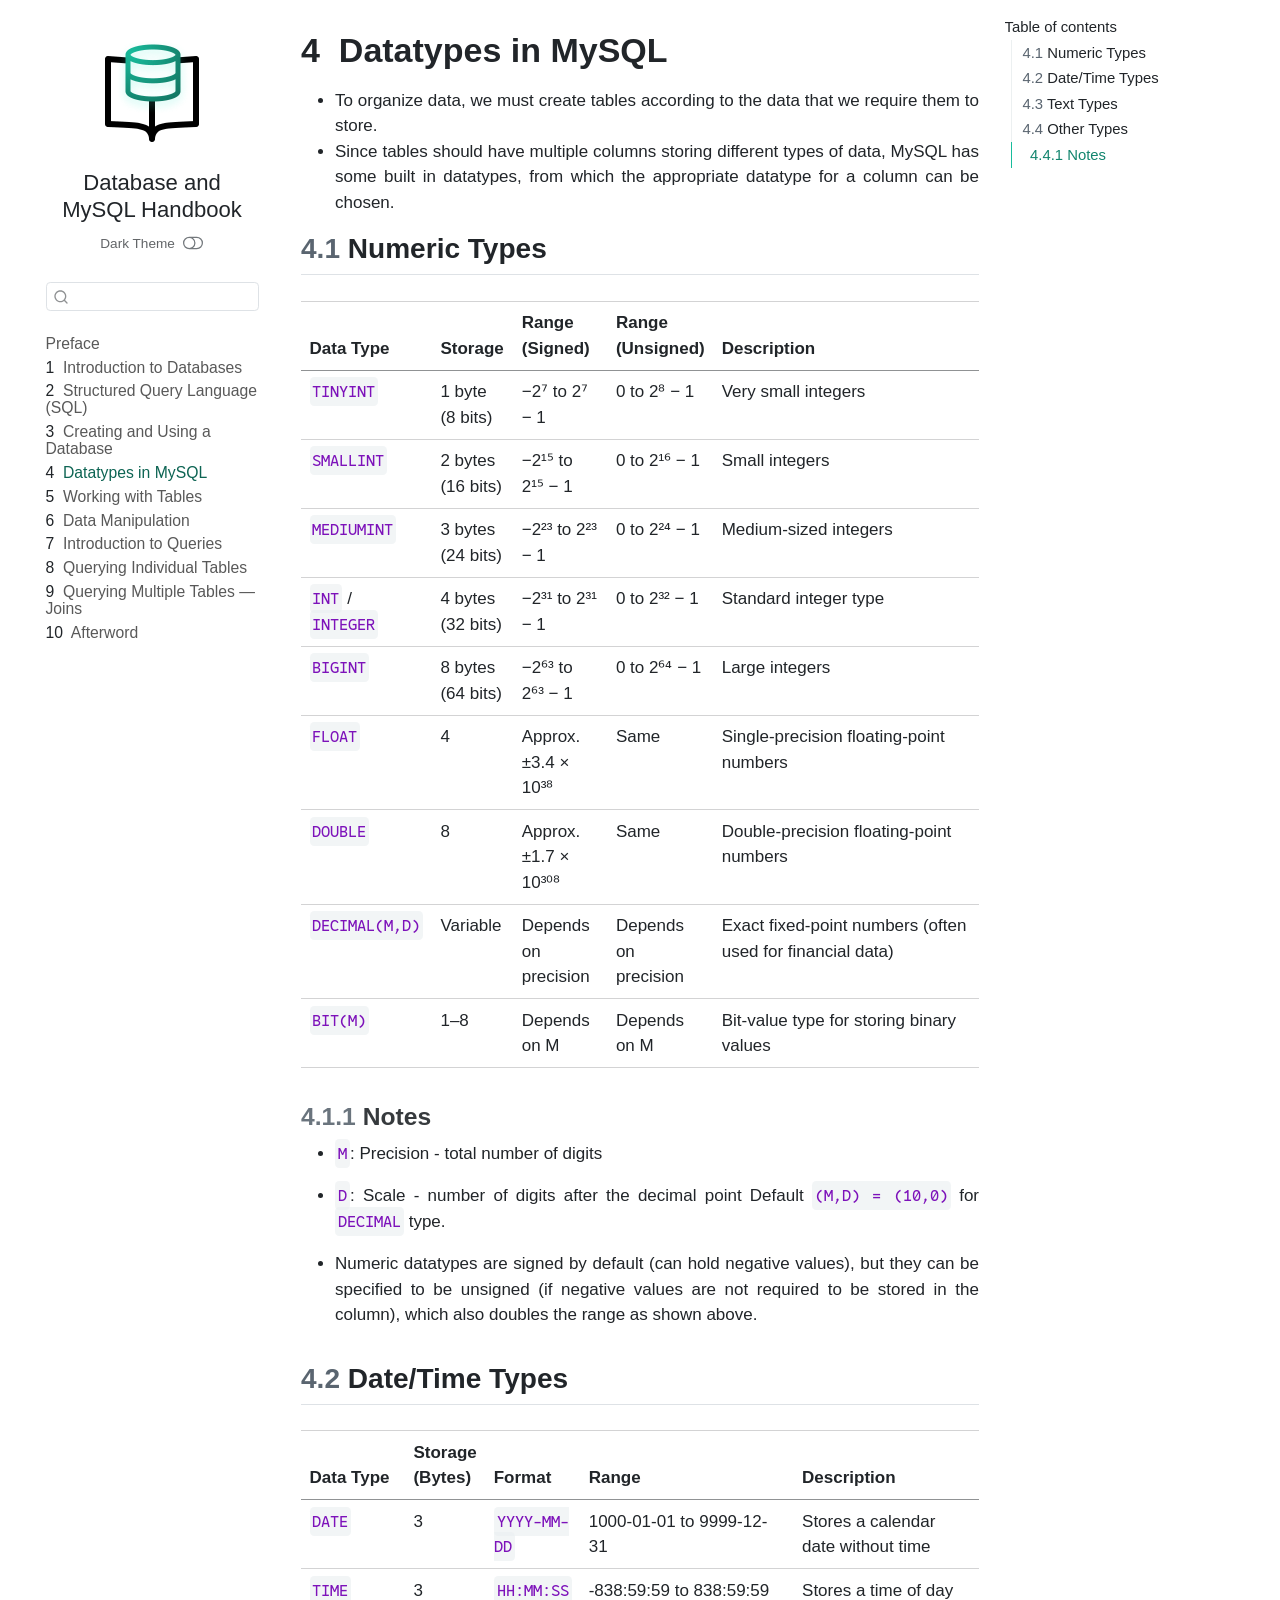
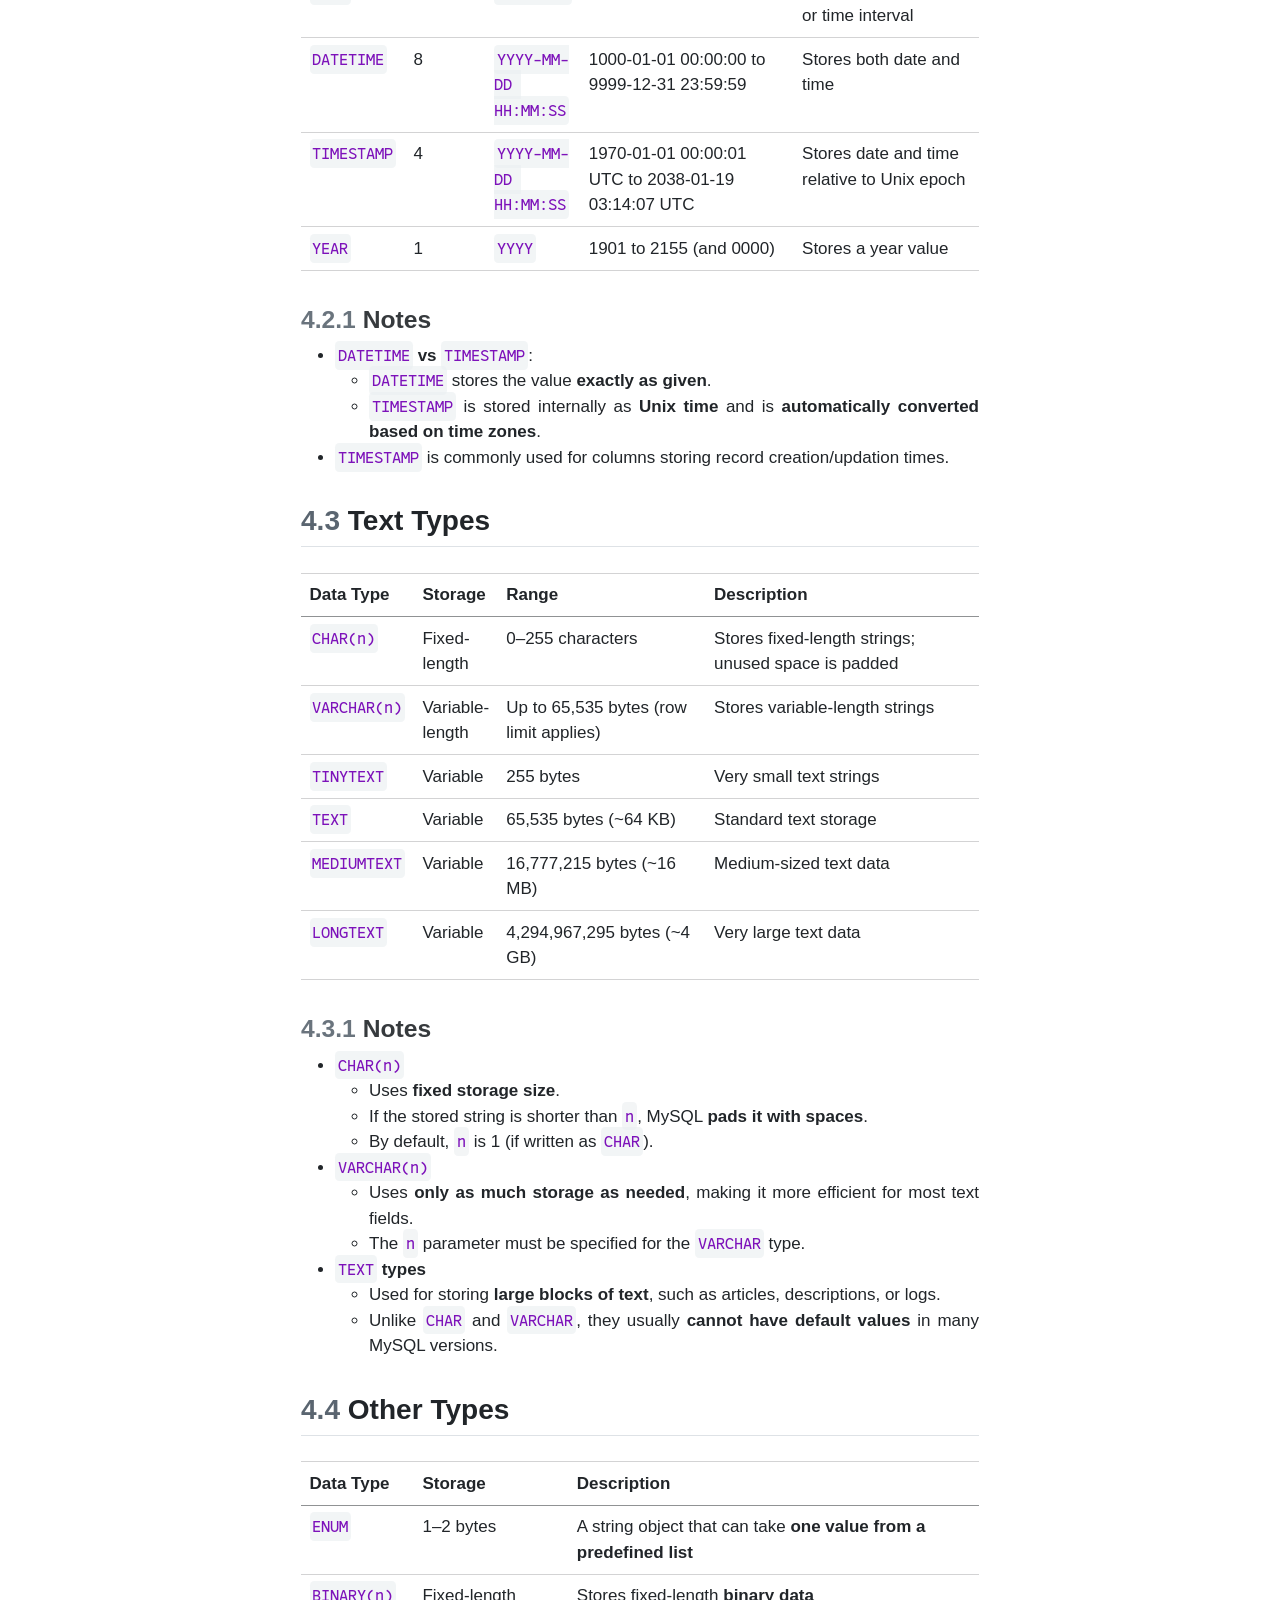
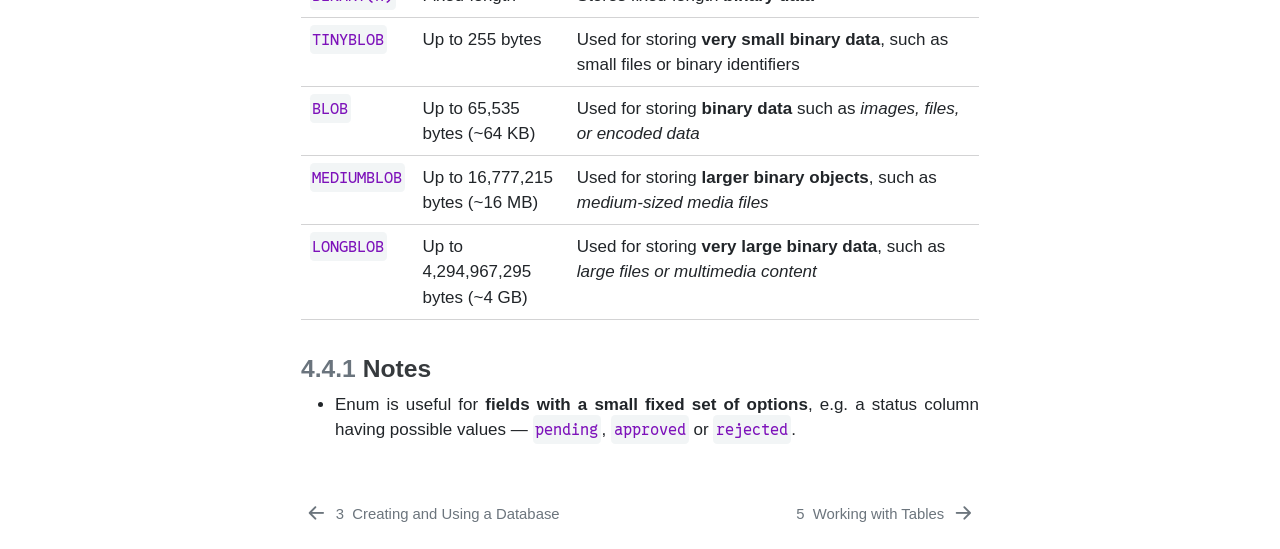
<file: datatypes.html>
<!DOCTYPE html>
<html xmlns="http://www.w3.org/1999/xhtml" lang="en" xml:lang="en"><head>

<meta charset="utf-8">
<meta name="generator" content="quarto-1.9.36">

<meta name="viewport" content="width=device-width, initial-scale=1.0, user-scalable=yes">

<meta name="description" content="A handbook to quickly understand Relational Databases and the basics of SQL with MySQL">

<title>4&nbsp; Datatypes in MySQL – Database and MySQL Handbook</title>
<style>
/* Default styles provided by pandoc.
** See https://pandoc.org/MANUAL.html#variables-for-html for config info.
*/
code{white-space: pre-wrap;}
span.smallcaps{font-variant: small-caps;}
div.columns{display: flex; gap: min(4vw, 1.5em);}
div.column{flex: auto; overflow-x: auto;}
div.hanging-indent{margin-left: 1.5em; text-indent: -1.5em;}
ul.task-list{list-style: none;}
ul.task-list li input[type="checkbox"] {
  width: 0.8em;
  margin: 0 0.8em 0.2em -1em; /* quarto-specific, see https://github.com/quarto-dev/quarto-cli/issues/4556 */ 
  vertical-align: middle;
}
</style>


<script src="site_libs/quarto-nav/quarto-nav.js"></script>
<script src="site_libs/quarto-nav/headroom.min.js"></script>
<script src="site_libs/clipboard/clipboard.min.js"></script>
<script src="site_libs/quarto-search/autocomplete.umd.js"></script>
<script src="site_libs/quarto-search/fuse.min.js"></script>
<script src="site_libs/quarto-search/quarto-search.js"></script>
<meta name="quarto:offset" content="./">
<link href="./tables.html" rel="next">
<link href="./dbcreate.html" rel="prev">
<link href="./favicon.png" rel="icon" type="image/png">
<script src="site_libs/quarto-html/quarto.js" type="module"></script>
<script src="site_libs/quarto-html/tabsets/tabsets.js" type="module"></script>
<script src="site_libs/quarto-html/popper.min.js"></script>
<script src="site_libs/quarto-html/tippy.umd.min.js"></script>
<script src="site_libs/quarto-html/anchor.min.js"></script>
<link href="site_libs/quarto-html/tippy.css" rel="stylesheet">
<link href="site_libs/quarto-html/quarto-syntax-highlighting-845c23b38eaddc0f92fda52bfe77a8c8.css" rel="stylesheet" class="quarto-color-scheme" id="quarto-text-highlighting-styles">
<link href="site_libs/quarto-html/quarto-syntax-highlighting-dark-cea25e2310d9ee8b66de880732a0fbab.css" rel="stylesheet" class="quarto-color-scheme quarto-color-alternate" id="quarto-text-highlighting-styles">
<link href="site_libs/quarto-html/quarto-syntax-highlighting-845c23b38eaddc0f92fda52bfe77a8c8.css" rel="stylesheet" class="quarto-color-scheme-extra" id="quarto-text-highlighting-styles">
<script src="site_libs/bootstrap/bootstrap.min.js"></script>
<link href="site_libs/bootstrap/bootstrap-icons.css" rel="stylesheet">
<link href="site_libs/bootstrap/bootstrap-527d7be6a69381a91f154d81cf33f55a.min.css" rel="stylesheet" append-hash="true" class="quarto-color-scheme" id="quarto-bootstrap" data-mode="light">
<link href="site_libs/bootstrap/bootstrap-dark-7a7500061e77e2f93726f4d1fbfbece8.min.css" rel="stylesheet" append-hash="true" class="quarto-color-scheme quarto-color-alternate" id="quarto-bootstrap" data-mode="dark">
<link href="site_libs/bootstrap/bootstrap-527d7be6a69381a91f154d81cf33f55a.min.css" rel="stylesheet" append-hash="true" class="quarto-color-scheme-extra" id="quarto-bootstrap" data-mode="light">
<script id="quarto-search-options" type="application/json">{
  "location": "sidebar",
  "copy-button": false,
  "collapse-after": 3,
  "panel-placement": "start",
  "type": "textbox",
  "limit": 50,
  "keyboard-shortcut": [
    "f",
    "/",
    "s"
  ],
  "show-item-context": false,
  "language": {
    "search-no-results-text": "No results",
    "search-matching-documents-text": "matching documents",
    "search-copy-link-title": "Copy link to search",
    "search-hide-matches-text": "Hide additional matches",
    "search-more-match-text": "more match in this document",
    "search-more-matches-text": "more matches in this document",
    "search-clear-button-title": "Clear",
    "search-text-placeholder": "",
    "search-detached-cancel-button-title": "Cancel",
    "search-submit-button-title": "Submit",
    "search-label": "Search"
  }
}</script>
<meta name="google-site-verification" content="E2IjgLpsup0krpIu0F24kKujuLAN88b79BQCm2hC8fA">


<link rel="stylesheet" href="main.css">
<meta property="og:title" content="4&nbsp; Datatypes in MySQL – Database and MySQL Handbook">
<meta property="og:description" content="A handbook to quickly understand Relational Databases and the basics of SQL with MySQL">
<meta property="og:image" content="https://brin.is-a.dev/db-mysql-handbook/banner.png">
<meta property="og:site_name" content="Database and MySQL Handbook">
<meta property="og:locale" content="en_US">
<meta property="og:image:height" content="500">
<meta property="og:image:width" content="1000">
<meta name="twitter:title" content="4&nbsp; Datatypes in MySQL – Database and MySQL Handbook">
<meta name="twitter:description" content="A handbook to quickly understand Relational Databases and the basics of SQL with MySQL">
<meta name="twitter:image" content="https://brin.is-a.dev/db-mysql-handbook/banner.png">
<meta name="twitter:card" content="summary_large_image">
<meta name="twitter:image-height" content="500">
<meta name="twitter:image-width" content="1000">
</head>

<body class="nav-sidebar floating quarto-light"><script id="quarto-html-before-body" type="application/javascript">
    const toggleBodyColorMode = (bsSheetEl) => {
      const mode = bsSheetEl.getAttribute("data-mode");
      const bodyEl = window.document.querySelector("body");
      if (mode === "dark") {
        bodyEl.classList.add("quarto-dark");
        bodyEl.classList.remove("quarto-light");
      } else {
        bodyEl.classList.add("quarto-light");
        bodyEl.classList.remove("quarto-dark");
      }
    }
    const toggleBodyColorPrimary = () => {
      const bsSheetEl = window.document.querySelector("link#quarto-bootstrap:not([rel=disabled-stylesheet])");
      if (bsSheetEl) {
        toggleBodyColorMode(bsSheetEl);
      }
    }
    const setColorSchemeToggle = (alternate) => {
      const toggles = window.document.querySelectorAll('.quarto-color-scheme-toggle');
      for (let i=0; i < toggles.length; i++) {
        const toggle = toggles[i];
        if (toggle) {
          if (alternate) {
            toggle.classList.add("alternate");
          } else {
            toggle.classList.remove("alternate");
          }
        }
      }
    };
    const toggleColorMode = (alternate) => {
      // Switch the stylesheets
      const primaryStylesheets = window.document.querySelectorAll('link.quarto-color-scheme:not(.quarto-color-alternate)');
      const alternateStylesheets = window.document.querySelectorAll('link.quarto-color-scheme.quarto-color-alternate');
      manageTransitions('#quarto-margin-sidebar .nav-link', false);
      if (alternate) {
        // note: dark is layered on light, we don't disable primary!
        enableStylesheet(alternateStylesheets);
        for (const sheetNode of alternateStylesheets) {
          if (sheetNode.id === "quarto-bootstrap") {
            toggleBodyColorMode(sheetNode);
          }
        }
      } else {
        disableStylesheet(alternateStylesheets);
        enableStylesheet(primaryStylesheets)
        toggleBodyColorPrimary();
      }
      manageTransitions('#quarto-margin-sidebar .nav-link', true);
      // Switch the toggles
      setColorSchemeToggle(alternate)
      // Hack to workaround the fact that safari doesn't
      // properly recolor the scrollbar when toggling (#1455)
      if (navigator.userAgent.indexOf('Safari') > 0 && navigator.userAgent.indexOf('Chrome') == -1) {
        manageTransitions("body", false);
        window.scrollTo(0, 1);
        setTimeout(() => {
          window.scrollTo(0, 0);
          manageTransitions("body", true);
        }, 40);
      }
    }
    const disableStylesheet = (stylesheets) => {
      for (let i=0; i < stylesheets.length; i++) {
        const stylesheet = stylesheets[i];
        stylesheet.rel = 'disabled-stylesheet';
      }
    }
    const enableStylesheet = (stylesheets) => {
      for (let i=0; i < stylesheets.length; i++) {
        const stylesheet = stylesheets[i];
        if(stylesheet.rel !== 'stylesheet') { // for Chrome, which will still FOUC without this check
          stylesheet.rel = 'stylesheet';
        }
      }
    }
    const manageTransitions = (selector, allowTransitions) => {
      const els = window.document.querySelectorAll(selector);
      for (let i=0; i < els.length; i++) {
        const el = els[i];
        if (allowTransitions) {
          el.classList.remove('notransition');
        } else {
          el.classList.add('notransition');
        }
      }
    }
    const isFileUrl = () => {
      return window.location.protocol === 'file:';
    }
    const hasAlternateSentinel = () => {
      let styleSentinel = getColorSchemeSentinel();
      if (styleSentinel !== null) {
        return styleSentinel === "alternate";
      } else {
        return false;
      }
    }
    const setStyleSentinel = (alternate) => {
      const value = alternate ? "alternate" : "default";
      if (!isFileUrl()) {
        window.localStorage.setItem("quarto-color-scheme", value);
      } else {
        localAlternateSentinel = value;
      }
    }
    const getColorSchemeSentinel = () => {
      if (!isFileUrl()) {
        const storageValue = window.localStorage.getItem("quarto-color-scheme");
        return storageValue != null ? storageValue : localAlternateSentinel;
      } else {
        return localAlternateSentinel;
      }
    }
    const toggleGiscusIfUsed = (isAlternate, darkModeDefault) => {
      const baseTheme = document.querySelector('#giscus-base-theme')?.value ?? 'light';
      const alternateTheme = document.querySelector('#giscus-alt-theme')?.value ?? 'dark';
      let newTheme = '';
      if(authorPrefersDark) {
        newTheme = isAlternate ? baseTheme : alternateTheme;
      } else {
        newTheme = isAlternate ? alternateTheme : baseTheme;
      }
      const changeGiscusTheme = () => {
        // From: https://github.com/giscus/giscus/issues/336
        const sendMessage = (message) => {
          const iframe = document.querySelector('iframe.giscus-frame');
          if (!iframe) return;
          iframe.contentWindow.postMessage({ giscus: message }, 'https://giscus.app');
        }
        sendMessage({
          setConfig: {
            theme: newTheme
          }
        });
      }
      const isGiscussLoaded = window.document.querySelector('iframe.giscus-frame') !== null;
      if (isGiscussLoaded) {
        changeGiscusTheme();
      }
    };
    const authorPrefersDark = false;
    const queryPrefersDark = window.matchMedia('(prefers-color-scheme: dark)');
    const darkModeDefault = queryPrefersDark.matches;
      document.querySelector('link#quarto-text-highlighting-styles.quarto-color-scheme-extra').rel = 'disabled-stylesheet';
      document.querySelector('link#quarto-bootstrap.quarto-color-scheme-extra').rel = 'disabled-stylesheet';
    let localAlternateSentinel = darkModeDefault ? 'alternate' : 'default';
    // Dark / light mode switch
    window.quartoToggleColorScheme = () => {
      // Read the current dark / light value
      let toAlternate = !hasAlternateSentinel();
      toggleColorMode(toAlternate);
      setStyleSentinel(toAlternate);
      toggleGiscusIfUsed(toAlternate, darkModeDefault);
      window.dispatchEvent(new Event('resize'));
    };
    queryPrefersDark.addEventListener("change", e => {
      if(window.localStorage.getItem("quarto-color-scheme") !== null)
        return;
      const alternate = e.matches
      toggleColorMode(alternate);
      localAlternateSentinel = e.matches ? 'alternate' : 'default'; // this is used alongside local storage!
      toggleGiscusIfUsed(alternate, darkModeDefault);
    });
    // Switch to dark mode if need be
    if (hasAlternateSentinel()) {
      toggleColorMode(true);
    } else {
      toggleColorMode(false);
    }
  </script>

<div id="quarto-search-results"></div>
  <header id="quarto-header" class="headroom fixed-top">
  <nav class="quarto-secondary-nav">
    <div class="container-fluid d-flex">
      <button type="button" class="quarto-btn-toggle btn" data-bs-toggle="collapse" role="button" data-bs-target=".quarto-sidebar-collapse-item" aria-controls="quarto-sidebar" aria-expanded="false" aria-label="Toggle sidebar navigation" onclick="if (window.quartoToggleHeadroom) { window.quartoToggleHeadroom(); }">
        <i class="bi bi-layout-text-sidebar-reverse"></i>
      </button>
        <nav class="quarto-page-breadcrumbs" aria-label="breadcrumb"><ol class="breadcrumb"><li class="breadcrumb-item"><a href="./datatypes.html"><span class="chapter-number">4</span>&nbsp; <span class="chapter-title">Datatypes in MySQL</span></a></li></ol></nav>
        <a class="flex-grow-1" role="navigation" data-bs-toggle="collapse" data-bs-target=".quarto-sidebar-collapse-item" aria-controls="quarto-sidebar" aria-expanded="false" aria-label="Toggle sidebar navigation" onclick="if (window.quartoToggleHeadroom) { window.quartoToggleHeadroom(); }">      
        </a>
      <button type="button" class="btn quarto-search-button" aria-label="Search" onclick="window.quartoOpenSearch();">
        <i class="bi bi-search"></i>
      </button>
    </div>
  </nav>
</header>
<!-- content -->
<div id="quarto-content" class="quarto-container page-columns page-rows-contents page-layout-article">
<!-- sidebar -->
  <nav id="quarto-sidebar" class="sidebar collapse collapse-horizontal quarto-sidebar-collapse-item sidebar-navigation floating overflow-auto">
    <div class="pt-lg-2 mt-2 text-left sidebar-header sidebar-header-stacked">
      <a href="./index.html" class="sidebar-logo-link">
      <img src="./icon.png" alt="" class="sidebar-logo light-content py-0 d-lg-inline d-none">
      <img src="./icon-dark.png" alt="" class="sidebar-logo dark-content py-0 d-lg-inline d-none">
      </a>
    <div class="sidebar-title mb-0 py-0">
      <a href="./">Database and MySQL Handbook</a> 
        <div class="sidebar-tools-main">
  <a href="" class="quarto-color-scheme-toggle quarto-navigation-tool  px-1" onclick="window.quartoToggleColorScheme(); return false;" title="Toggle dark mode"><i class="bi"></i></a>
</div>
    </div>
      </div>
        <div class="mt-2 flex-shrink-0 align-items-center">
        <div class="sidebar-search">
        <div id="quarto-search" class="" title="Search"></div>
        </div>
        </div>
    <div class="sidebar-menu-container"> 
    <ul class="list-unstyled mt-1">
        <li class="sidebar-item">
  <div class="sidebar-item-container"> 
  <a href="./index.html" class="sidebar-item-text sidebar-link">
 <span class="menu-text">Preface</span></a>
  </div>
</li>
        <li class="sidebar-item">
  <div class="sidebar-item-container"> 
  <a href="./intro.html" class="sidebar-item-text sidebar-link">
 <span class="menu-text"><span class="chapter-number">1</span>&nbsp; <span class="chapter-title">Introduction to Databases</span></span></a>
  </div>
</li>
        <li class="sidebar-item">
  <div class="sidebar-item-container"> 
  <a href="./sql.html" class="sidebar-item-text sidebar-link">
 <span class="menu-text"><span class="chapter-number">2</span>&nbsp; <span class="chapter-title">Structured Query Language (SQL)</span></span></a>
  </div>
</li>
        <li class="sidebar-item">
  <div class="sidebar-item-container"> 
  <a href="./dbcreate.html" class="sidebar-item-text sidebar-link">
 <span class="menu-text"><span class="chapter-number">3</span>&nbsp; <span class="chapter-title">Creating and Using a Database</span></span></a>
  </div>
</li>
        <li class="sidebar-item">
  <div class="sidebar-item-container"> 
  <a href="./datatypes.html" class="sidebar-item-text sidebar-link active">
 <span class="menu-text"><span class="chapter-number">4</span>&nbsp; <span class="chapter-title">Datatypes in MySQL</span></span></a>
  </div>
</li>
        <li class="sidebar-item">
  <div class="sidebar-item-container"> 
  <a href="./tables.html" class="sidebar-item-text sidebar-link">
 <span class="menu-text"><span class="chapter-number">5</span>&nbsp; <span class="chapter-title">Working with Tables</span></span></a>
  </div>
</li>
        <li class="sidebar-item">
  <div class="sidebar-item-container"> 
  <a href="./datamanip.html" class="sidebar-item-text sidebar-link">
 <span class="menu-text"><span class="chapter-number">6</span>&nbsp; <span class="chapter-title">Data Manipulation</span></span></a>
  </div>
</li>
        <li class="sidebar-item">
  <div class="sidebar-item-container"> 
  <a href="./simple-queries.html" class="sidebar-item-text sidebar-link">
 <span class="menu-text"><span class="chapter-number">7</span>&nbsp; <span class="chapter-title">Introduction to Queries</span></span></a>
  </div>
</li>
        <li class="sidebar-item">
  <div class="sidebar-item-container"> 
  <a href="./table-queries.html" class="sidebar-item-text sidebar-link">
 <span class="menu-text"><span class="chapter-number">8</span>&nbsp; <span class="chapter-title">Querying Individual Tables</span></span></a>
  </div>
</li>
        <li class="sidebar-item">
  <div class="sidebar-item-container"> 
  <a href="./joins.html" class="sidebar-item-text sidebar-link">
 <span class="menu-text"><span class="chapter-number">9</span>&nbsp; <span class="chapter-title">Querying Multiple Tables — Joins</span></span></a>
  </div>
</li>
        <li class="sidebar-item">
  <div class="sidebar-item-container"> 
  <a href="./afterword.html" class="sidebar-item-text sidebar-link">
 <span class="menu-text"><span class="chapter-number">10</span>&nbsp; <span class="chapter-title">Afterword</span></span></a>
  </div>
</li>
    </ul>
    </div>
</nav>
<div id="quarto-sidebar-glass" class="quarto-sidebar-collapse-item" data-bs-toggle="collapse" data-bs-target=".quarto-sidebar-collapse-item"></div>
<!-- margin-sidebar -->
    <div id="quarto-margin-sidebar" class="sidebar margin-sidebar">
        <nav id="TOC" role="doc-toc" class="toc-active">
    <h2 id="toc-title">Table of contents</h2>
   
  <ul>
  <li><a href="#numeric-types" id="toc-numeric-types" class="nav-link active" data-scroll-target="#numeric-types"><span class="header-section-number">4.1</span> Numeric Types</a>
  <ul class="collapse">
  <li><a href="#notes" id="toc-notes" class="nav-link" data-scroll-target="#notes"><span class="header-section-number">4.1.1</span> Notes</a></li>
  </ul></li>
  <li><a href="#datetime-types" id="toc-datetime-types" class="nav-link" data-scroll-target="#datetime-types"><span class="header-section-number">4.2</span> Date/Time Types</a>
  <ul class="collapse">
  <li><a href="#notes-1" id="toc-notes-1" class="nav-link" data-scroll-target="#notes-1"><span class="header-section-number">4.2.1</span> Notes</a></li>
  </ul></li>
  <li><a href="#text-types" id="toc-text-types" class="nav-link" data-scroll-target="#text-types"><span class="header-section-number">4.3</span> Text Types</a>
  <ul class="collapse">
  <li><a href="#notes-2" id="toc-notes-2" class="nav-link" data-scroll-target="#notes-2"><span class="header-section-number">4.3.1</span> Notes</a></li>
  </ul></li>
  <li><a href="#other-types" id="toc-other-types" class="nav-link" data-scroll-target="#other-types"><span class="header-section-number">4.4</span> Other Types</a>
  <ul class="collapse">
  <li><a href="#notes-3" id="toc-notes-3" class="nav-link" data-scroll-target="#notes-3"><span class="header-section-number">4.4.1</span> Notes</a></li>
  </ul></li>
  </ul>
</nav>
    </div>
<!-- main -->
<main class="content" id="quarto-document-content">


<header id="title-block-header" class="quarto-title-block default">
<div class="quarto-title">
<h1 class="title"><span class="chapter-number">4</span>&nbsp; <span class="chapter-title">Datatypes in MySQL</span></h1>
</div>



<div class="quarto-title-meta">

    
  
    
  </div>
  


</header>


<ul>
<li>To organize data, we must create tables according to the data that we require them to store.</li>
<li>Since tables should have multiple columns storing different types of data, MySQL has some built in datatypes, from which the appropriate datatype for a column can be chosen.</li>
</ul>
<section id="numeric-types" class="level2" data-number="4.1">
<h2 data-number="4.1" class="anchored" data-anchor-id="numeric-types"><span class="header-section-number">4.1</span> Numeric Types</h2>
<div class="table-responsive">
<table class="caption-top table">
<colgroup>
<col style="width: 16%">
<col style="width: 12%">
<col style="width: 14%">
<col style="width: 14%">
<col style="width: 41%">
</colgroup>
<thead>
<tr class="header">
<th>Data Type</th>
<th>Storage</th>
<th>Range (Signed)</th>
<th>Range (Unsigned)</th>
<th>Description</th>
</tr>
</thead>
<tbody>
<tr class="odd">
<td><code>TINYINT</code></td>
<td>1 byte (8 bits)</td>
<td>−2⁷ to 2⁷ − 1</td>
<td>0 to 2⁸ − 1</td>
<td>Very small integers</td>
</tr>
<tr class="even">
<td><code>SMALLINT</code></td>
<td>2 bytes (16 bits)</td>
<td>−2¹⁵ to 2¹⁵ − 1</td>
<td>0 to 2¹⁶ − 1</td>
<td>Small integers</td>
</tr>
<tr class="odd">
<td><code>MEDIUMINT</code></td>
<td>3 bytes (24 bits)</td>
<td>−2²³ to 2²³ − 1</td>
<td>0 to 2²⁴ − 1</td>
<td>Medium-sized integers</td>
</tr>
<tr class="even">
<td><code>INT</code> / <code>INTEGER</code></td>
<td>4 bytes (32 bits)</td>
<td>−2³¹ to 2³¹ − 1</td>
<td>0 to 2³² − 1</td>
<td>Standard integer type</td>
</tr>
<tr class="odd">
<td><code>BIGINT</code></td>
<td>8 bytes (64 bits)</td>
<td>−2⁶³ to 2⁶³ − 1</td>
<td>0 to 2⁶⁴ − 1</td>
<td>Large integers</td>
</tr>
<tr class="even">
<td><code>FLOAT</code></td>
<td>4</td>
<td>Approx. ±3.4 × 10³⁸</td>
<td>Same</td>
<td>Single-precision floating-point numbers</td>
</tr>
<tr class="odd">
<td><code>DOUBLE</code></td>
<td>8</td>
<td>Approx. ±1.7 × 10³⁰⁸</td>
<td>Same</td>
<td>Double-precision floating-point numbers</td>
</tr>
<tr class="even">
<td><code>DECIMAL(M,D)</code></td>
<td>Variable</td>
<td>Depends on precision</td>
<td>Depends on precision</td>
<td>Exact fixed-point numbers (often used for financial data)</td>
</tr>
<tr class="odd">
<td><code>BIT(M)</code></td>
<td>1–8</td>
<td>Depends on M</td>
<td>Depends on M</td>
<td>Bit-value type for storing binary values</td>
</tr>
</tbody>
</table>
</div>
<section id="notes" class="level3" data-number="4.1.1">
<h3 data-number="4.1.1" class="anchored" data-anchor-id="notes"><span class="header-section-number">4.1.1</span> Notes</h3>
<ul>
<li><p><code>M</code>: Precision - total number of digits</p></li>
<li><p><code>D</code>: Scale - number of digits after the decimal point Default <code>(M,D) = (10,0)</code> for <code>DECIMAL</code> type.</p></li>
<li><p>Numeric datatypes are signed by default (can hold negative values), but they can be specified to be unsigned (if negative values are not required to be stored in the column), which also doubles the range as shown above.</p></li>
</ul>
</section>
</section>
<section id="datetime-types" class="level2" data-number="4.2">
<h2 data-number="4.2" class="anchored" data-anchor-id="datetime-types"><span class="header-section-number">4.2</span> Date/Time Types</h2>
<div class="table-responsive">
<table class="caption-top table">
<colgroup>
<col style="width: 12%">
<col style="width: 10%">
<col style="width: 14%">
<col style="width: 34%">
<col style="width: 29%">
</colgroup>
<thead>
<tr class="header">
<th>Data Type</th>
<th>Storage (Bytes)</th>
<th>Format</th>
<th>Range</th>
<th>Description</th>
</tr>
</thead>
<tbody>
<tr class="odd">
<td><code>DATE</code></td>
<td>3</td>
<td><code>YYYY-MM-DD</code></td>
<td>1000-01-01 to 9999-12-31</td>
<td>Stores a calendar date without time</td>
</tr>
<tr class="even">
<td><code>TIME</code></td>
<td>3</td>
<td><code>HH:MM:SS</code></td>
<td>-838:59:59 to 838:59:59</td>
<td>Stores a time of day or time interval</td>
</tr>
<tr class="odd">
<td><code>DATETIME</code></td>
<td>8</td>
<td><code>YYYY-MM-DD HH:MM:SS</code></td>
<td>1000-01-01 00:00:00 to 9999-12-31 23:59:59</td>
<td>Stores both date and time</td>
</tr>
<tr class="even">
<td><code>TIMESTAMP</code></td>
<td>4</td>
<td><code>YYYY-MM-DD HH:MM:SS</code></td>
<td>1970-01-01 00:00:01 UTC to 2038-01-19 03:14:07 UTC</td>
<td>Stores date and time relative to Unix epoch</td>
</tr>
<tr class="odd">
<td><code>YEAR</code></td>
<td>1</td>
<td><code>YYYY</code></td>
<td>1901 to 2155 (and 0000)</td>
<td>Stores a year value</td>
</tr>
</tbody>
</table>
</div>
<section id="notes-1" class="level3" data-number="4.2.1">
<h3 data-number="4.2.1" class="anchored" data-anchor-id="notes-1"><span class="header-section-number">4.2.1</span> Notes</h3>
<ul>
<li><strong><code>DATETIME</code> vs <code>TIMESTAMP</code></strong>:
<ul>
<li><code>DATETIME</code> stores the value <strong>exactly as given</strong>.</li>
<li><code>TIMESTAMP</code> is stored internally as <strong>Unix time</strong> and is <strong>automatically converted based on time zones</strong>.</li>
</ul></li>
<li><code>TIMESTAMP</code> is commonly used for columns storing record creation/updation times.</li>
</ul>
</section>
</section>
<section id="text-types" class="level2" data-number="4.3">
<h2 data-number="4.3" class="anchored" data-anchor-id="text-types"><span class="header-section-number">4.3</span> Text Types</h2>
<div class="table-responsive">
<table class="caption-top table">
<colgroup>
<col style="width: 14%">
<col style="width: 12%">
<col style="width: 31%">
<col style="width: 41%">
</colgroup>
<thead>
<tr class="header">
<th>Data Type</th>
<th>Storage</th>
<th>Range</th>
<th>Description</th>
</tr>
</thead>
<tbody>
<tr class="odd">
<td><code>CHAR(n)</code></td>
<td>Fixed-length</td>
<td>0–255 characters</td>
<td>Stores fixed-length strings; unused space is padded</td>
</tr>
<tr class="even">
<td><code>VARCHAR(n)</code></td>
<td>Variable-length</td>
<td>Up to 65,535 bytes (row limit applies)</td>
<td>Stores variable-length strings</td>
</tr>
<tr class="odd">
<td><code>TINYTEXT</code></td>
<td>Variable</td>
<td>255 bytes</td>
<td>Very small text strings</td>
</tr>
<tr class="even">
<td><code>TEXT</code></td>
<td>Variable</td>
<td>65,535 bytes (~64 KB)</td>
<td>Standard text storage</td>
</tr>
<tr class="odd">
<td><code>MEDIUMTEXT</code></td>
<td>Variable</td>
<td>16,777,215 bytes (~16 MB)</td>
<td>Medium-sized text data</td>
</tr>
<tr class="even">
<td><code>LONGTEXT</code></td>
<td>Variable</td>
<td>4,294,967,295 bytes (~4 GB)</td>
<td>Very large text data</td>
</tr>
</tbody>
</table>
</div>
<section id="notes-2" class="level3" data-number="4.3.1">
<h3 data-number="4.3.1" class="anchored" data-anchor-id="notes-2"><span class="header-section-number">4.3.1</span> Notes</h3>
<ul>
<li><strong><code>CHAR(n)</code></strong>
<ul>
<li>Uses <strong>fixed storage size</strong>.</li>
<li>If the stored string is shorter than <code>n</code>, MySQL <strong>pads it with spaces</strong>.</li>
<li>By default, <code>n</code> is 1 (if written as <code>CHAR</code>).</li>
</ul></li>
<li><strong><code>VARCHAR(n)</code></strong>
<ul>
<li>Uses <strong>only as much storage as needed</strong>, making it more efficient for most text fields.</li>
<li>The <code>n</code> parameter must be specified for the <code>VARCHAR</code> type.</li>
</ul></li>
<li><strong><code>TEXT</code> types</strong>
<ul>
<li>Used for storing <strong>large blocks of text</strong>, such as articles, descriptions, or logs.</li>
<li>Unlike <code>CHAR</code> and <code>VARCHAR</code>, they usually <strong>cannot have default values</strong> in many MySQL versions.</li>
</ul></li>
</ul>
</section>
</section>
<section id="other-types" class="level2" data-number="4.4">
<h2 data-number="4.4" class="anchored" data-anchor-id="other-types"><span class="header-section-number">4.4</span> Other Types</h2>
<div class="table-responsive">
<table class="caption-top table">
<colgroup>
<col style="width: 12%">
<col style="width: 23%">
<col style="width: 63%">
</colgroup>
<thead>
<tr class="header">
<th>Data Type</th>
<th>Storage</th>
<th>Description</th>
</tr>
</thead>
<tbody>
<tr class="odd">
<td><code>ENUM</code></td>
<td>1–2 bytes</td>
<td>A string object that can take <strong>one value from a predefined list</strong></td>
</tr>
<tr class="even">
<td><code>BINARY(n)</code></td>
<td>Fixed-length</td>
<td>Stores fixed-length <strong>binary data</strong></td>
</tr>
<tr class="odd">
<td><code>TINYBLOB</code></td>
<td>Up to 255 bytes</td>
<td>Used for storing <strong>very small binary data</strong>, such as small files or binary identifiers</td>
</tr>
<tr class="even">
<td><code>BLOB</code></td>
<td>Up to 65,535 bytes (~64 KB)</td>
<td>Used for storing <strong>binary data</strong> such as <em>images, files, or encoded data</em></td>
</tr>
<tr class="odd">
<td><code>MEDIUMBLOB</code></td>
<td>Up to 16,777,215 bytes (~16 MB)</td>
<td>Used for storing <strong>larger binary objects</strong>, such as <em>medium-sized media files</em></td>
</tr>
<tr class="even">
<td><code>LONGBLOB</code></td>
<td>Up to 4,294,967,295 bytes (~4 GB)</td>
<td>Used for storing <strong>very large binary data</strong>, such as <em>large files or multimedia content</em></td>
</tr>
</tbody>
</table>
</div>
<section id="notes-3" class="level3" data-number="4.4.1">
<h3 data-number="4.4.1" class="anchored" data-anchor-id="notes-3"><span class="header-section-number">4.4.1</span> Notes</h3>
<ul>
<li>Enum is useful for <strong>fields with a small fixed set of options</strong>, e.g.&nbsp;a status column having possible values — <code>pending</code>, <code>approved</code> or <code>rejected</code>.</li>
</ul>


</section>
</section>

</main> <!-- /main -->
<script id="quarto-html-after-body" type="application/javascript">
  window.document.addEventListener("DOMContentLoaded", function (event) {
    // Ensure there is a toggle, if there isn't float one in the top right
    if (window.document.querySelector('.quarto-color-scheme-toggle') === null) {
      const a = window.document.createElement('a');
      a.classList.add('top-right');
      a.classList.add('quarto-color-scheme-toggle');
      a.href = "";
      a.onclick = function() { try { window.quartoToggleColorScheme(); } catch {} return false; };
      const i = window.document.createElement("i");
      i.classList.add('bi');
      a.appendChild(i);
      window.document.body.appendChild(a);
    }
    setColorSchemeToggle(hasAlternateSentinel())
    const icon = "";
    const anchorJS = new window.AnchorJS();
    anchorJS.options = {
      placement: 'right',
      icon: icon
    };
    anchorJS.add('.anchored');
    const isCodeAnnotation = (el) => {
      for (const clz of el.classList) {
        if (clz.startsWith('code-annotation-')) {                     
          return true;
        }
      }
      return false;
    }
    const onCopySuccess = function(e) {
      // button target
      const button = e.trigger;
      // don't keep focus
      button.blur();
      // flash "checked"
      button.classList.add('code-copy-button-checked');
      var currentTitle = button.getAttribute("title");
      button.setAttribute("title", "Copied!");
      let tooltip;
      if (window.bootstrap) {
        button.setAttribute("data-bs-toggle", "tooltip");
        button.setAttribute("data-bs-placement", "left");
        button.setAttribute("data-bs-title", "Copied!");
        tooltip = new bootstrap.Tooltip(button, 
          { trigger: "manual", 
            customClass: "code-copy-button-tooltip",
            offset: [0, -8]});
        tooltip.show();    
      }
      setTimeout(function() {
        if (tooltip) {
          tooltip.hide();
          button.removeAttribute("data-bs-title");
          button.removeAttribute("data-bs-toggle");
          button.removeAttribute("data-bs-placement");
        }
        button.setAttribute("title", currentTitle);
        button.classList.remove('code-copy-button-checked');
      }, 1000);
      // clear code selection
      e.clearSelection();
    }
    const getTextToCopy = function(trigger) {
      const outerScaffold = trigger.parentElement.cloneNode(true);
      const codeEl = outerScaffold.querySelector('code');
      for (const childEl of codeEl.children) {
        if (isCodeAnnotation(childEl)) {
          childEl.remove();
        }
      }
      return codeEl.innerText;
    }
    const clipboard = new window.ClipboardJS('.code-copy-button:not([data-in-quarto-modal])', {
      text: getTextToCopy
    });
    clipboard.on('success', onCopySuccess);
    if (window.document.getElementById('quarto-embedded-source-code-modal')) {
      const clipboardModal = new window.ClipboardJS('.code-copy-button[data-in-quarto-modal]', {
        text: getTextToCopy,
        container: window.document.getElementById('quarto-embedded-source-code-modal')
      });
      clipboardModal.on('success', onCopySuccess);
    }
      var localhostRegex = new RegExp(/^(?:http|https):\/\/localhost\:?[0-9]*\//);
      var mailtoRegex = new RegExp(/^mailto:/);
        var filterRegex = new RegExp("https:\/\/brin\.is-a\.dev\/db-mysql-handbook\/");
      var isInternal = (href) => {
          return filterRegex.test(href) || localhostRegex.test(href) || mailtoRegex.test(href);
      }
      // Inspect non-navigation links and adorn them if external
     var links = window.document.querySelectorAll('a[href]:not(.nav-link):not(.navbar-brand):not(.toc-action):not(.sidebar-link):not(.sidebar-item-toggle):not(.pagination-link):not(.no-external):not([aria-hidden]):not(.dropdown-item):not(.quarto-navigation-tool):not(.about-link)');
      for (var i=0; i<links.length; i++) {
        const link = links[i];
        if (!isInternal(link.href)) {
          // undo the damage that might have been done by quarto-nav.js in the case of
          // links that we want to consider external
          if (link.dataset.originalHref !== undefined) {
            link.href = link.dataset.originalHref;
          }
        }
      }
    function tippyHover(el, contentFn, onTriggerFn, onUntriggerFn) {
      const config = {
        allowHTML: true,
        maxWidth: 500,
        delay: 100,
        arrow: false,
        appendTo: function(el) {
            return el.parentElement;
        },
        interactive: true,
        interactiveBorder: 10,
        theme: 'quarto',
        placement: 'bottom-start',
      };
      if (contentFn) {
        config.content = contentFn;
      }
      if (onTriggerFn) {
        config.onTrigger = onTriggerFn;
      }
      if (onUntriggerFn) {
        config.onUntrigger = onUntriggerFn;
      }
      window.tippy(el, config); 
    }
    const noterefs = window.document.querySelectorAll('a[role="doc-noteref"]');
    for (var i=0; i<noterefs.length; i++) {
      const ref = noterefs[i];
      tippyHover(ref, function() {
        // use id or data attribute instead here
        let href = ref.getAttribute('data-footnote-href') || ref.getAttribute('href');
        try { href = new URL(href).hash; } catch {}
        const id = href.replace(/^#\/?/, "");
        const note = window.document.getElementById(id);
        if (note) {
          return note.innerHTML;
        } else {
          return "";
        }
      });
    }
    const xrefs = window.document.querySelectorAll('a.quarto-xref');
    const processXRef = (id, note) => {
      // Strip column container classes
      const stripColumnClz = (el) => {
        el.classList.remove("page-full", "page-columns");
        if (el.children) {
          for (const child of el.children) {
            stripColumnClz(child);
          }
        }
      }
      stripColumnClz(note)
      if (id === null || id.startsWith('sec-')) {
        // Special case sections, only their first couple elements
        const container = document.createElement("div");
        if (note.children && note.children.length > 2) {
          container.appendChild(note.children[0].cloneNode(true));
          for (let i = 1; i < note.children.length; i++) {
            const child = note.children[i];
            if (child.tagName === "P" && child.innerText === "") {
              continue;
            } else {
              container.appendChild(child.cloneNode(true));
              break;
            }
          }
          if (window.Quarto?.typesetMath) {
            window.Quarto.typesetMath(container);
          }
          return container.innerHTML
        } else {
          if (window.Quarto?.typesetMath) {
            window.Quarto.typesetMath(note);
          }
          return note.innerHTML;
        }
      } else {
        // Remove any anchor links if they are present
        const anchorLink = note.querySelector('a.anchorjs-link');
        if (anchorLink) {
          anchorLink.remove();
        }
        if (window.Quarto?.typesetMath) {
          window.Quarto.typesetMath(note);
        }
        if (note.classList.contains("callout")) {
          return note.outerHTML;
        } else {
          return note.innerHTML;
        }
      }
    }
    for (var i=0; i<xrefs.length; i++) {
      const xref = xrefs[i];
      tippyHover(xref, undefined, function(instance) {
        instance.disable();
        let url = xref.getAttribute('href');
        let hash = undefined; 
        if (url.startsWith('#')) {
          hash = url;
        } else {
          try { hash = new URL(url).hash; } catch {}
        }
        if (hash) {
          const id = hash.replace(/^#\/?/, "");
          const note = window.document.getElementById(id);
          if (note !== null) {
            try {
              const html = processXRef(id, note.cloneNode(true));
              instance.setContent(html);
            } finally {
              instance.enable();
              instance.show();
            }
          } else {
            // See if we can fetch this
            fetch(url.split('#')[0])
            .then(res => res.text())
            .then(html => {
              const parser = new DOMParser();
              const htmlDoc = parser.parseFromString(html, "text/html");
              const note = htmlDoc.getElementById(id);
              if (note !== null) {
                const html = processXRef(id, note);
                instance.setContent(html);
              } 
            }).finally(() => {
              instance.enable();
              instance.show();
            });
          }
        } else {
          // See if we can fetch a full url (with no hash to target)
          // This is a special case and we should probably do some content thinning / targeting
          fetch(url)
          .then(res => res.text())
          .then(html => {
            const parser = new DOMParser();
            const htmlDoc = parser.parseFromString(html, "text/html");
            const note = htmlDoc.querySelector('main.content');
            if (note !== null) {
              // This should only happen for chapter cross references
              // (since there is no id in the URL)
              // remove the first header
              if (note.children.length > 0 && note.children[0].tagName === "HEADER") {
                note.children[0].remove();
              }
              const html = processXRef(null, note);
              instance.setContent(html);
            } 
          }).finally(() => {
            instance.enable();
            instance.show();
          });
        }
      }, function(instance) {
      });
    }
        let selectedAnnoteEl;
        const selectorForAnnotation = ( cell, annotation) => {
          let cellAttr = 'data-code-cell="' + cell + '"';
          let lineAttr = 'data-code-annotation="' +  annotation + '"';
          const selector = 'span[' + cellAttr + '][' + lineAttr + ']';
          return selector;
        }
        const selectCodeLines = (annoteEl) => {
          const doc = window.document;
          const targetCell = annoteEl.getAttribute("data-target-cell");
          const targetAnnotation = annoteEl.getAttribute("data-target-annotation");
          const annoteSpan = window.document.querySelector(selectorForAnnotation(targetCell, targetAnnotation));
          const lines = annoteSpan.getAttribute("data-code-lines").split(",");
          const lineIds = lines.map((line) => {
            return targetCell + "-" + line;
          })
          let top = null;
          let height = null;
          let parent = null;
          if (lineIds.length > 0) {
              //compute the position of the single el (top and bottom and make a div)
              const el = window.document.getElementById(lineIds[0]);
              top = el.offsetTop;
              height = el.offsetHeight;
              parent = el.parentElement.parentElement;
            if (lineIds.length > 1) {
              const lastEl = window.document.getElementById(lineIds[lineIds.length - 1]);
              const bottom = lastEl.offsetTop + lastEl.offsetHeight;
              height = bottom - top;
            }
            if (top !== null && height !== null && parent !== null) {
              // cook up a div (if necessary) and position it 
              let div = window.document.getElementById("code-annotation-line-highlight");
              if (div === null) {
                div = window.document.createElement("div");
                div.setAttribute("id", "code-annotation-line-highlight");
                div.style.position = 'absolute';
                parent.appendChild(div);
              }
              div.style.top = top - 2 + "px";
              div.style.height = height + 4 + "px";
              div.style.left = 0;
              let gutterDiv = window.document.getElementById("code-annotation-line-highlight-gutter");
              if (gutterDiv === null) {
                gutterDiv = window.document.createElement("div");
                gutterDiv.setAttribute("id", "code-annotation-line-highlight-gutter");
                gutterDiv.style.position = 'absolute';
                const codeCell = window.document.getElementById(targetCell);
                const gutter = codeCell.querySelector('.code-annotation-gutter');
                gutter.appendChild(gutterDiv);
              }
              gutterDiv.style.top = top - 2 + "px";
              gutterDiv.style.height = height + 4 + "px";
            }
            selectedAnnoteEl = annoteEl;
          }
        };
        const unselectCodeLines = () => {
          const elementsIds = ["code-annotation-line-highlight", "code-annotation-line-highlight-gutter"];
          elementsIds.forEach((elId) => {
            const div = window.document.getElementById(elId);
            if (div) {
              div.remove();
            }
          });
          selectedAnnoteEl = undefined;
        };
          // Handle positioning of the toggle
      window.addEventListener(
        "resize",
        throttle(() => {
          elRect = undefined;
          if (selectedAnnoteEl) {
            selectCodeLines(selectedAnnoteEl);
          }
        }, 10)
      );
      function throttle(fn, ms) {
      let throttle = false;
      let timer;
        return (...args) => {
          if(!throttle) { // first call gets through
              fn.apply(this, args);
              throttle = true;
          } else { // all the others get throttled
              if(timer) clearTimeout(timer); // cancel #2
              timer = setTimeout(() => {
                fn.apply(this, args);
                timer = throttle = false;
              }, ms);
          }
        };
      }
        // Attach click handler to the DT
        const annoteDls = window.document.querySelectorAll('dt[data-target-cell]');
        for (const annoteDlNode of annoteDls) {
          annoteDlNode.addEventListener('click', (event) => {
            const clickedEl = event.target;
            if (clickedEl !== selectedAnnoteEl) {
              unselectCodeLines();
              const activeEl = window.document.querySelector('dt[data-target-cell].code-annotation-active');
              if (activeEl) {
                activeEl.classList.remove('code-annotation-active');
              }
              selectCodeLines(clickedEl);
              clickedEl.classList.add('code-annotation-active');
            } else {
              // Unselect the line
              unselectCodeLines();
              clickedEl.classList.remove('code-annotation-active');
            }
          });
        }
    const findCites = (el) => {
      const parentEl = el.parentElement;
      if (parentEl) {
        const cites = parentEl.dataset.cites;
        if (cites) {
          return {
            el,
            cites: cites.split(' ')
          };
        } else {
          return findCites(el.parentElement)
        }
      } else {
        return undefined;
      }
    };
    var bibliorefs = window.document.querySelectorAll('a[role="doc-biblioref"]');
    for (var i=0; i<bibliorefs.length; i++) {
      const ref = bibliorefs[i];
      const citeInfo = findCites(ref);
      if (citeInfo) {
        tippyHover(citeInfo.el, function() {
          var popup = window.document.createElement('div');
          citeInfo.cites.forEach(function(cite) {
            var citeDiv = window.document.createElement('div');
            citeDiv.classList.add('hanging-indent');
            citeDiv.classList.add('csl-entry');
            var biblioDiv = window.document.getElementById('ref-' + cite);
            if (biblioDiv) {
              citeDiv.innerHTML = biblioDiv.innerHTML;
            }
            popup.appendChild(citeDiv);
          });
          return popup.innerHTML;
        });
      }
    }
  });
  </script>
<nav class="page-navigation">
  <div class="nav-page nav-page-previous">
      <a href="./dbcreate.html" class="pagination-link" aria-label="Creating and Using a Database">
        <i class="bi bi-arrow-left-short"></i> <span class="nav-page-text"><span class="chapter-number">3</span>&nbsp; <span class="chapter-title">Creating and Using a Database</span></span>
      </a>          
  </div>
  <div class="nav-page nav-page-next">
      <a href="./tables.html" class="pagination-link" aria-label="Working with Tables">
        <span class="nav-page-text"><span class="chapter-number">5</span>&nbsp; <span class="chapter-title">Working with Tables</span></span> <i class="bi bi-arrow-right-short"></i>
      </a>
  </div>
</nav>
</div> <!-- /content -->




</body></html>
</file>
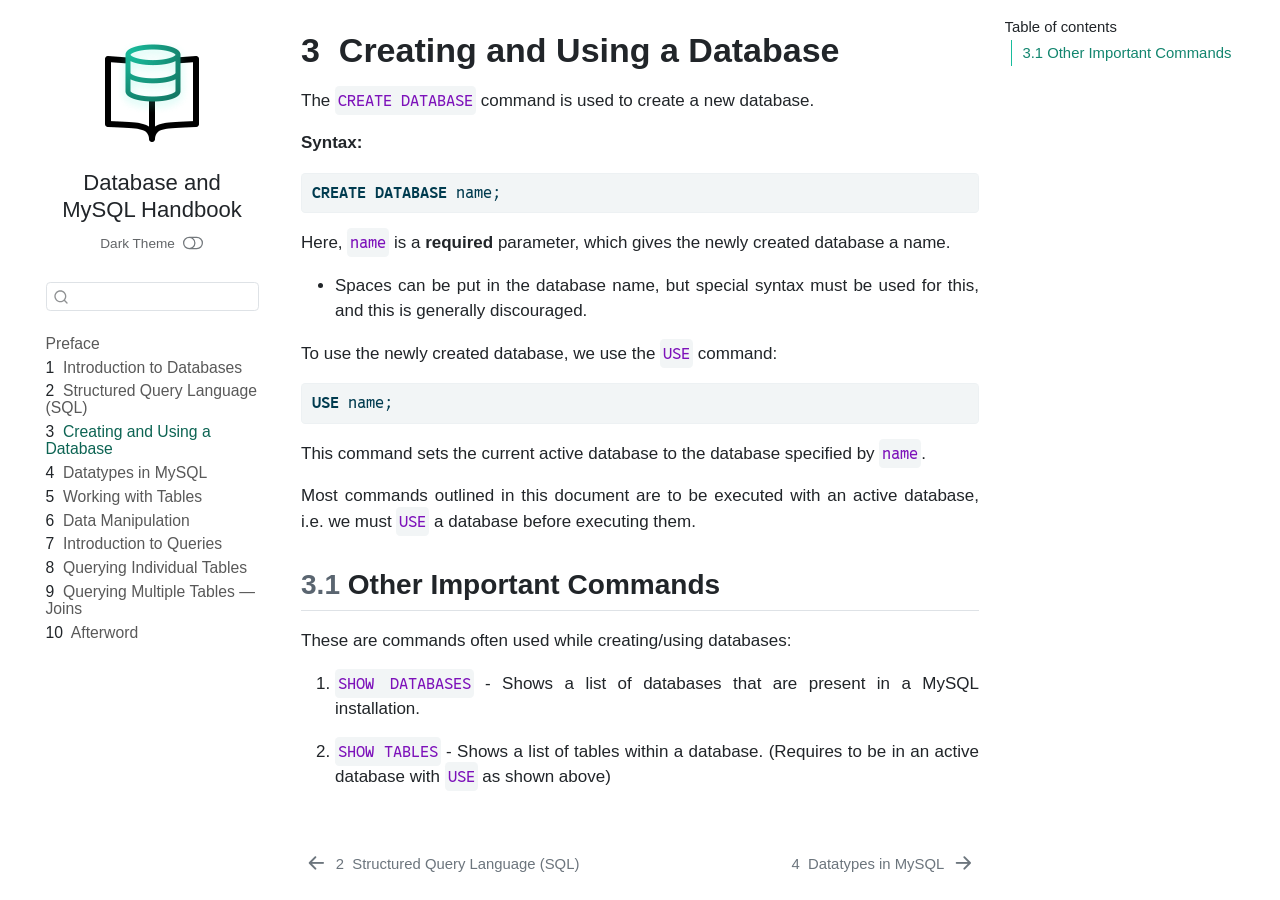
<file: dbcreate.html>
<!DOCTYPE html>
<html xmlns="http://www.w3.org/1999/xhtml" lang="en" xml:lang="en"><head>

<meta charset="utf-8">
<meta name="generator" content="quarto-1.9.36">

<meta name="viewport" content="width=device-width, initial-scale=1.0, user-scalable=yes">

<meta name="description" content="A handbook to quickly understand Relational Databases and the basics of SQL with MySQL">

<title>3&nbsp; Creating and Using a Database – Database and MySQL Handbook</title>
<style>
/* Default styles provided by pandoc.
** See https://pandoc.org/MANUAL.html#variables-for-html for config info.
*/
code{white-space: pre-wrap;}
span.smallcaps{font-variant: small-caps;}
div.columns{display: flex; gap: min(4vw, 1.5em);}
div.column{flex: auto; overflow-x: auto;}
div.hanging-indent{margin-left: 1.5em; text-indent: -1.5em;}
ul.task-list{list-style: none;}
ul.task-list li input[type="checkbox"] {
  width: 0.8em;
  margin: 0 0.8em 0.2em -1em; /* quarto-specific, see https://github.com/quarto-dev/quarto-cli/issues/4556 */ 
  vertical-align: middle;
}
/* CSS for syntax highlighting */
html { -webkit-text-size-adjust: 100%; }
pre > code.sourceCode { white-space: pre; position: relative; }
pre > code.sourceCode > span { display: inline-block; line-height: 1.25; }
pre > code.sourceCode > span:empty { height: 1.2em; }
.sourceCode { overflow: visible; }
code.sourceCode > span { color: inherit; text-decoration: inherit; }
div.sourceCode { margin: 1em 0; }
pre.sourceCode { margin: 0; }
@media screen {
div.sourceCode { overflow: auto; }
}
@media print {
pre > code.sourceCode { white-space: pre-wrap; }
pre > code.sourceCode > span { text-indent: -5em; padding-left: 5em; }
}
pre.numberSource code
  { counter-reset: source-line 0; }
pre.numberSource code > span
  { position: relative; left: -4em; counter-increment: source-line; }
pre.numberSource code > span > a:first-child::before
  { content: counter(source-line);
    position: relative; left: -1em; text-align: right; vertical-align: baseline;
    border: none; display: inline-block;
    -webkit-touch-callout: none; -webkit-user-select: none;
    -khtml-user-select: none; -moz-user-select: none;
    -ms-user-select: none; user-select: none;
    padding: 0 4px; width: 4em;
  }
pre.numberSource { margin-left: 3em;  padding-left: 4px; }
div.sourceCode
  {   }
@media screen {
pre > code.sourceCode > span > a:first-child::before { text-decoration: underline; }
}
</style>


<script src="site_libs/quarto-nav/quarto-nav.js"></script>
<script src="site_libs/quarto-nav/headroom.min.js"></script>
<script src="site_libs/clipboard/clipboard.min.js"></script>
<script src="site_libs/quarto-search/autocomplete.umd.js"></script>
<script src="site_libs/quarto-search/fuse.min.js"></script>
<script src="site_libs/quarto-search/quarto-search.js"></script>
<meta name="quarto:offset" content="./">
<link href="./datatypes.html" rel="next">
<link href="./sql.html" rel="prev">
<link href="./favicon.png" rel="icon" type="image/png">
<script src="site_libs/quarto-html/quarto.js" type="module"></script>
<script src="site_libs/quarto-html/tabsets/tabsets.js" type="module"></script>
<script src="site_libs/quarto-html/popper.min.js"></script>
<script src="site_libs/quarto-html/tippy.umd.min.js"></script>
<script src="site_libs/quarto-html/anchor.min.js"></script>
<link href="site_libs/quarto-html/tippy.css" rel="stylesheet">
<link href="site_libs/quarto-html/quarto-syntax-highlighting-845c23b38eaddc0f92fda52bfe77a8c8.css" rel="stylesheet" class="quarto-color-scheme" id="quarto-text-highlighting-styles">
<link href="site_libs/quarto-html/quarto-syntax-highlighting-dark-cea25e2310d9ee8b66de880732a0fbab.css" rel="stylesheet" class="quarto-color-scheme quarto-color-alternate" id="quarto-text-highlighting-styles">
<link href="site_libs/quarto-html/quarto-syntax-highlighting-845c23b38eaddc0f92fda52bfe77a8c8.css" rel="stylesheet" class="quarto-color-scheme-extra" id="quarto-text-highlighting-styles">
<script src="site_libs/bootstrap/bootstrap.min.js"></script>
<link href="site_libs/bootstrap/bootstrap-icons.css" rel="stylesheet">
<link href="site_libs/bootstrap/bootstrap-527d7be6a69381a91f154d81cf33f55a.min.css" rel="stylesheet" append-hash="true" class="quarto-color-scheme" id="quarto-bootstrap" data-mode="light">
<link href="site_libs/bootstrap/bootstrap-dark-7a7500061e77e2f93726f4d1fbfbece8.min.css" rel="stylesheet" append-hash="true" class="quarto-color-scheme quarto-color-alternate" id="quarto-bootstrap" data-mode="dark">
<link href="site_libs/bootstrap/bootstrap-527d7be6a69381a91f154d81cf33f55a.min.css" rel="stylesheet" append-hash="true" class="quarto-color-scheme-extra" id="quarto-bootstrap" data-mode="light">
<script id="quarto-search-options" type="application/json">{
  "location": "sidebar",
  "copy-button": false,
  "collapse-after": 3,
  "panel-placement": "start",
  "type": "textbox",
  "limit": 50,
  "keyboard-shortcut": [
    "f",
    "/",
    "s"
  ],
  "show-item-context": false,
  "language": {
    "search-no-results-text": "No results",
    "search-matching-documents-text": "matching documents",
    "search-copy-link-title": "Copy link to search",
    "search-hide-matches-text": "Hide additional matches",
    "search-more-match-text": "more match in this document",
    "search-more-matches-text": "more matches in this document",
    "search-clear-button-title": "Clear",
    "search-text-placeholder": "",
    "search-detached-cancel-button-title": "Cancel",
    "search-submit-button-title": "Submit",
    "search-label": "Search"
  }
}</script>
<meta name="google-site-verification" content="E2IjgLpsup0krpIu0F24kKujuLAN88b79BQCm2hC8fA">


<link rel="stylesheet" href="main.css">
<meta property="og:title" content="3&nbsp; Creating and Using a Database – Database and MySQL Handbook">
<meta property="og:description" content="A handbook to quickly understand Relational Databases and the basics of SQL with MySQL">
<meta property="og:image" content="https://brin.is-a.dev/db-mysql-handbook/banner.png">
<meta property="og:site_name" content="Database and MySQL Handbook">
<meta property="og:locale" content="en_US">
<meta property="og:image:height" content="500">
<meta property="og:image:width" content="1000">
<meta name="twitter:title" content="3&nbsp; Creating and Using a Database – Database and MySQL Handbook">
<meta name="twitter:description" content="A handbook to quickly understand Relational Databases and the basics of SQL with MySQL">
<meta name="twitter:image" content="https://brin.is-a.dev/db-mysql-handbook/banner.png">
<meta name="twitter:card" content="summary_large_image">
<meta name="twitter:image-height" content="500">
<meta name="twitter:image-width" content="1000">
</head>

<body class="nav-sidebar floating quarto-light"><script id="quarto-html-before-body" type="application/javascript">
    const toggleBodyColorMode = (bsSheetEl) => {
      const mode = bsSheetEl.getAttribute("data-mode");
      const bodyEl = window.document.querySelector("body");
      if (mode === "dark") {
        bodyEl.classList.add("quarto-dark");
        bodyEl.classList.remove("quarto-light");
      } else {
        bodyEl.classList.add("quarto-light");
        bodyEl.classList.remove("quarto-dark");
      }
    }
    const toggleBodyColorPrimary = () => {
      const bsSheetEl = window.document.querySelector("link#quarto-bootstrap:not([rel=disabled-stylesheet])");
      if (bsSheetEl) {
        toggleBodyColorMode(bsSheetEl);
      }
    }
    const setColorSchemeToggle = (alternate) => {
      const toggles = window.document.querySelectorAll('.quarto-color-scheme-toggle');
      for (let i=0; i < toggles.length; i++) {
        const toggle = toggles[i];
        if (toggle) {
          if (alternate) {
            toggle.classList.add("alternate");
          } else {
            toggle.classList.remove("alternate");
          }
        }
      }
    };
    const toggleColorMode = (alternate) => {
      // Switch the stylesheets
      const primaryStylesheets = window.document.querySelectorAll('link.quarto-color-scheme:not(.quarto-color-alternate)');
      const alternateStylesheets = window.document.querySelectorAll('link.quarto-color-scheme.quarto-color-alternate');
      manageTransitions('#quarto-margin-sidebar .nav-link', false);
      if (alternate) {
        // note: dark is layered on light, we don't disable primary!
        enableStylesheet(alternateStylesheets);
        for (const sheetNode of alternateStylesheets) {
          if (sheetNode.id === "quarto-bootstrap") {
            toggleBodyColorMode(sheetNode);
          }
        }
      } else {
        disableStylesheet(alternateStylesheets);
        enableStylesheet(primaryStylesheets)
        toggleBodyColorPrimary();
      }
      manageTransitions('#quarto-margin-sidebar .nav-link', true);
      // Switch the toggles
      setColorSchemeToggle(alternate)
      // Hack to workaround the fact that safari doesn't
      // properly recolor the scrollbar when toggling (#1455)
      if (navigator.userAgent.indexOf('Safari') > 0 && navigator.userAgent.indexOf('Chrome') == -1) {
        manageTransitions("body", false);
        window.scrollTo(0, 1);
        setTimeout(() => {
          window.scrollTo(0, 0);
          manageTransitions("body", true);
        }, 40);
      }
    }
    const disableStylesheet = (stylesheets) => {
      for (let i=0; i < stylesheets.length; i++) {
        const stylesheet = stylesheets[i];
        stylesheet.rel = 'disabled-stylesheet';
      }
    }
    const enableStylesheet = (stylesheets) => {
      for (let i=0; i < stylesheets.length; i++) {
        const stylesheet = stylesheets[i];
        if(stylesheet.rel !== 'stylesheet') { // for Chrome, which will still FOUC without this check
          stylesheet.rel = 'stylesheet';
        }
      }
    }
    const manageTransitions = (selector, allowTransitions) => {
      const els = window.document.querySelectorAll(selector);
      for (let i=0; i < els.length; i++) {
        const el = els[i];
        if (allowTransitions) {
          el.classList.remove('notransition');
        } else {
          el.classList.add('notransition');
        }
      }
    }
    const isFileUrl = () => {
      return window.location.protocol === 'file:';
    }
    const hasAlternateSentinel = () => {
      let styleSentinel = getColorSchemeSentinel();
      if (styleSentinel !== null) {
        return styleSentinel === "alternate";
      } else {
        return false;
      }
    }
    const setStyleSentinel = (alternate) => {
      const value = alternate ? "alternate" : "default";
      if (!isFileUrl()) {
        window.localStorage.setItem("quarto-color-scheme", value);
      } else {
        localAlternateSentinel = value;
      }
    }
    const getColorSchemeSentinel = () => {
      if (!isFileUrl()) {
        const storageValue = window.localStorage.getItem("quarto-color-scheme");
        return storageValue != null ? storageValue : localAlternateSentinel;
      } else {
        return localAlternateSentinel;
      }
    }
    const toggleGiscusIfUsed = (isAlternate, darkModeDefault) => {
      const baseTheme = document.querySelector('#giscus-base-theme')?.value ?? 'light';
      const alternateTheme = document.querySelector('#giscus-alt-theme')?.value ?? 'dark';
      let newTheme = '';
      if(authorPrefersDark) {
        newTheme = isAlternate ? baseTheme : alternateTheme;
      } else {
        newTheme = isAlternate ? alternateTheme : baseTheme;
      }
      const changeGiscusTheme = () => {
        // From: https://github.com/giscus/giscus/issues/336
        const sendMessage = (message) => {
          const iframe = document.querySelector('iframe.giscus-frame');
          if (!iframe) return;
          iframe.contentWindow.postMessage({ giscus: message }, 'https://giscus.app');
        }
        sendMessage({
          setConfig: {
            theme: newTheme
          }
        });
      }
      const isGiscussLoaded = window.document.querySelector('iframe.giscus-frame') !== null;
      if (isGiscussLoaded) {
        changeGiscusTheme();
      }
    };
    const authorPrefersDark = false;
    const queryPrefersDark = window.matchMedia('(prefers-color-scheme: dark)');
    const darkModeDefault = queryPrefersDark.matches;
      document.querySelector('link#quarto-text-highlighting-styles.quarto-color-scheme-extra').rel = 'disabled-stylesheet';
      document.querySelector('link#quarto-bootstrap.quarto-color-scheme-extra').rel = 'disabled-stylesheet';
    let localAlternateSentinel = darkModeDefault ? 'alternate' : 'default';
    // Dark / light mode switch
    window.quartoToggleColorScheme = () => {
      // Read the current dark / light value
      let toAlternate = !hasAlternateSentinel();
      toggleColorMode(toAlternate);
      setStyleSentinel(toAlternate);
      toggleGiscusIfUsed(toAlternate, darkModeDefault);
      window.dispatchEvent(new Event('resize'));
    };
    queryPrefersDark.addEventListener("change", e => {
      if(window.localStorage.getItem("quarto-color-scheme") !== null)
        return;
      const alternate = e.matches
      toggleColorMode(alternate);
      localAlternateSentinel = e.matches ? 'alternate' : 'default'; // this is used alongside local storage!
      toggleGiscusIfUsed(alternate, darkModeDefault);
    });
    // Switch to dark mode if need be
    if (hasAlternateSentinel()) {
      toggleColorMode(true);
    } else {
      toggleColorMode(false);
    }
  </script>

<div id="quarto-search-results"></div>
  <header id="quarto-header" class="headroom fixed-top">
  <nav class="quarto-secondary-nav">
    <div class="container-fluid d-flex">
      <button type="button" class="quarto-btn-toggle btn" data-bs-toggle="collapse" role="button" data-bs-target=".quarto-sidebar-collapse-item" aria-controls="quarto-sidebar" aria-expanded="false" aria-label="Toggle sidebar navigation" onclick="if (window.quartoToggleHeadroom) { window.quartoToggleHeadroom(); }">
        <i class="bi bi-layout-text-sidebar-reverse"></i>
      </button>
        <nav class="quarto-page-breadcrumbs" aria-label="breadcrumb"><ol class="breadcrumb"><li class="breadcrumb-item"><a href="./dbcreate.html"><span class="chapter-number">3</span>&nbsp; <span class="chapter-title">Creating and Using a Database</span></a></li></ol></nav>
        <a class="flex-grow-1" role="navigation" data-bs-toggle="collapse" data-bs-target=".quarto-sidebar-collapse-item" aria-controls="quarto-sidebar" aria-expanded="false" aria-label="Toggle sidebar navigation" onclick="if (window.quartoToggleHeadroom) { window.quartoToggleHeadroom(); }">      
        </a>
      <button type="button" class="btn quarto-search-button" aria-label="Search" onclick="window.quartoOpenSearch();">
        <i class="bi bi-search"></i>
      </button>
    </div>
  </nav>
</header>
<!-- content -->
<div id="quarto-content" class="quarto-container page-columns page-rows-contents page-layout-article">
<!-- sidebar -->
  <nav id="quarto-sidebar" class="sidebar collapse collapse-horizontal quarto-sidebar-collapse-item sidebar-navigation floating overflow-auto">
    <div class="pt-lg-2 mt-2 text-left sidebar-header sidebar-header-stacked">
      <a href="./index.html" class="sidebar-logo-link">
      <img src="./icon.png" alt="" class="sidebar-logo light-content py-0 d-lg-inline d-none">
      <img src="./icon-dark.png" alt="" class="sidebar-logo dark-content py-0 d-lg-inline d-none">
      </a>
    <div class="sidebar-title mb-0 py-0">
      <a href="./">Database and MySQL Handbook</a> 
        <div class="sidebar-tools-main">
  <a href="" class="quarto-color-scheme-toggle quarto-navigation-tool  px-1" onclick="window.quartoToggleColorScheme(); return false;" title="Toggle dark mode"><i class="bi"></i></a>
</div>
    </div>
      </div>
        <div class="mt-2 flex-shrink-0 align-items-center">
        <div class="sidebar-search">
        <div id="quarto-search" class="" title="Search"></div>
        </div>
        </div>
    <div class="sidebar-menu-container"> 
    <ul class="list-unstyled mt-1">
        <li class="sidebar-item">
  <div class="sidebar-item-container"> 
  <a href="./index.html" class="sidebar-item-text sidebar-link">
 <span class="menu-text">Preface</span></a>
  </div>
</li>
        <li class="sidebar-item">
  <div class="sidebar-item-container"> 
  <a href="./intro.html" class="sidebar-item-text sidebar-link">
 <span class="menu-text"><span class="chapter-number">1</span>&nbsp; <span class="chapter-title">Introduction to Databases</span></span></a>
  </div>
</li>
        <li class="sidebar-item">
  <div class="sidebar-item-container"> 
  <a href="./sql.html" class="sidebar-item-text sidebar-link">
 <span class="menu-text"><span class="chapter-number">2</span>&nbsp; <span class="chapter-title">Structured Query Language (SQL)</span></span></a>
  </div>
</li>
        <li class="sidebar-item">
  <div class="sidebar-item-container"> 
  <a href="./dbcreate.html" class="sidebar-item-text sidebar-link active">
 <span class="menu-text"><span class="chapter-number">3</span>&nbsp; <span class="chapter-title">Creating and Using a Database</span></span></a>
  </div>
</li>
        <li class="sidebar-item">
  <div class="sidebar-item-container"> 
  <a href="./datatypes.html" class="sidebar-item-text sidebar-link">
 <span class="menu-text"><span class="chapter-number">4</span>&nbsp; <span class="chapter-title">Datatypes in MySQL</span></span></a>
  </div>
</li>
        <li class="sidebar-item">
  <div class="sidebar-item-container"> 
  <a href="./tables.html" class="sidebar-item-text sidebar-link">
 <span class="menu-text"><span class="chapter-number">5</span>&nbsp; <span class="chapter-title">Working with Tables</span></span></a>
  </div>
</li>
        <li class="sidebar-item">
  <div class="sidebar-item-container"> 
  <a href="./datamanip.html" class="sidebar-item-text sidebar-link">
 <span class="menu-text"><span class="chapter-number">6</span>&nbsp; <span class="chapter-title">Data Manipulation</span></span></a>
  </div>
</li>
        <li class="sidebar-item">
  <div class="sidebar-item-container"> 
  <a href="./simple-queries.html" class="sidebar-item-text sidebar-link">
 <span class="menu-text"><span class="chapter-number">7</span>&nbsp; <span class="chapter-title">Introduction to Queries</span></span></a>
  </div>
</li>
        <li class="sidebar-item">
  <div class="sidebar-item-container"> 
  <a href="./table-queries.html" class="sidebar-item-text sidebar-link">
 <span class="menu-text"><span class="chapter-number">8</span>&nbsp; <span class="chapter-title">Querying Individual Tables</span></span></a>
  </div>
</li>
        <li class="sidebar-item">
  <div class="sidebar-item-container"> 
  <a href="./joins.html" class="sidebar-item-text sidebar-link">
 <span class="menu-text"><span class="chapter-number">9</span>&nbsp; <span class="chapter-title">Querying Multiple Tables — Joins</span></span></a>
  </div>
</li>
        <li class="sidebar-item">
  <div class="sidebar-item-container"> 
  <a href="./afterword.html" class="sidebar-item-text sidebar-link">
 <span class="menu-text"><span class="chapter-number">10</span>&nbsp; <span class="chapter-title">Afterword</span></span></a>
  </div>
</li>
    </ul>
    </div>
</nav>
<div id="quarto-sidebar-glass" class="quarto-sidebar-collapse-item" data-bs-toggle="collapse" data-bs-target=".quarto-sidebar-collapse-item"></div>
<!-- margin-sidebar -->
    <div id="quarto-margin-sidebar" class="sidebar margin-sidebar">
        <nav id="TOC" role="doc-toc" class="toc-active">
    <h2 id="toc-title">Table of contents</h2>
   
  <ul>
  <li><a href="#other-important-commands" id="toc-other-important-commands" class="nav-link active" data-scroll-target="#other-important-commands"><span class="header-section-number">3.1</span> Other Important Commands</a></li>
  </ul>
</nav>
    </div>
<!-- main -->
<main class="content" id="quarto-document-content">


<header id="title-block-header" class="quarto-title-block default">
<div class="quarto-title">
<h1 class="title"><span class="chapter-number">3</span>&nbsp; <span class="chapter-title">Creating and Using a Database</span></h1>
</div>



<div class="quarto-title-meta">

    
  
    
  </div>
  


</header>


<p>The <code>CREATE DATABASE</code> command is used to create a new database.</p>
<p><strong>Syntax:</strong></p>
<div class="code-copy-outer-scaffold"><div class="sourceCode" id="cb1"><pre class="sourceCode sql code-with-copy"><code class="sourceCode sql"><span id="cb1-1"><a href="#cb1-1" aria-hidden="true" tabindex="-1"></a><span class="kw">CREATE</span> <span class="kw">DATABASE</span> name;</span></code></pre></div><button title="Copy to Clipboard" class="code-copy-button"><i class="bi"></i></button></div>
<p>Here, <code>name</code> is a <strong>required</strong> parameter, which gives the newly created database a name.</p>
<ul>
<li>Spaces can be put in the database name, but special syntax must be used for this, and this is generally discouraged.</li>
</ul>
<p>To use the newly created database, we use the <code>USE</code> command:</p>
<div class="code-copy-outer-scaffold"><div class="sourceCode" id="cb2"><pre class="sourceCode sql code-with-copy"><code class="sourceCode sql"><span id="cb2-1"><a href="#cb2-1" aria-hidden="true" tabindex="-1"></a><span class="kw">USE</span> name;</span></code></pre></div><button title="Copy to Clipboard" class="code-copy-button"><i class="bi"></i></button></div>
<p>This command sets the current active database to the database specified by <code>name</code>.</p>
<p>Most commands outlined in this document are to be executed with an active database, i.e.&nbsp;we must <code>USE</code> a database before executing them.</p>
<section id="other-important-commands" class="level2" data-number="3.1">
<h2 data-number="3.1" class="anchored" data-anchor-id="other-important-commands"><span class="header-section-number">3.1</span> Other Important Commands</h2>
<p>These are commands often used while creating/using databases:</p>
<ol type="1">
<li><p><code>SHOW DATABASES</code> - Shows a list of databases that are present in a MySQL installation.</p></li>
<li><p><code>SHOW TABLES</code> - Shows a list of tables within a database. (Requires to be in an active database with <code>USE</code> as shown above)</p></li>
</ol>


</section>

</main> <!-- /main -->
<script id="quarto-html-after-body" type="application/javascript">
  window.document.addEventListener("DOMContentLoaded", function (event) {
    // Ensure there is a toggle, if there isn't float one in the top right
    if (window.document.querySelector('.quarto-color-scheme-toggle') === null) {
      const a = window.document.createElement('a');
      a.classList.add('top-right');
      a.classList.add('quarto-color-scheme-toggle');
      a.href = "";
      a.onclick = function() { try { window.quartoToggleColorScheme(); } catch {} return false; };
      const i = window.document.createElement("i");
      i.classList.add('bi');
      a.appendChild(i);
      window.document.body.appendChild(a);
    }
    setColorSchemeToggle(hasAlternateSentinel())
    const icon = "";
    const anchorJS = new window.AnchorJS();
    anchorJS.options = {
      placement: 'right',
      icon: icon
    };
    anchorJS.add('.anchored');
    const isCodeAnnotation = (el) => {
      for (const clz of el.classList) {
        if (clz.startsWith('code-annotation-')) {                     
          return true;
        }
      }
      return false;
    }
    const onCopySuccess = function(e) {
      // button target
      const button = e.trigger;
      // don't keep focus
      button.blur();
      // flash "checked"
      button.classList.add('code-copy-button-checked');
      var currentTitle = button.getAttribute("title");
      button.setAttribute("title", "Copied!");
      let tooltip;
      if (window.bootstrap) {
        button.setAttribute("data-bs-toggle", "tooltip");
        button.setAttribute("data-bs-placement", "left");
        button.setAttribute("data-bs-title", "Copied!");
        tooltip = new bootstrap.Tooltip(button, 
          { trigger: "manual", 
            customClass: "code-copy-button-tooltip",
            offset: [0, -8]});
        tooltip.show();    
      }
      setTimeout(function() {
        if (tooltip) {
          tooltip.hide();
          button.removeAttribute("data-bs-title");
          button.removeAttribute("data-bs-toggle");
          button.removeAttribute("data-bs-placement");
        }
        button.setAttribute("title", currentTitle);
        button.classList.remove('code-copy-button-checked');
      }, 1000);
      // clear code selection
      e.clearSelection();
    }
    const getTextToCopy = function(trigger) {
      const outerScaffold = trigger.parentElement.cloneNode(true);
      const codeEl = outerScaffold.querySelector('code');
      for (const childEl of codeEl.children) {
        if (isCodeAnnotation(childEl)) {
          childEl.remove();
        }
      }
      return codeEl.innerText;
    }
    const clipboard = new window.ClipboardJS('.code-copy-button:not([data-in-quarto-modal])', {
      text: getTextToCopy
    });
    clipboard.on('success', onCopySuccess);
    if (window.document.getElementById('quarto-embedded-source-code-modal')) {
      const clipboardModal = new window.ClipboardJS('.code-copy-button[data-in-quarto-modal]', {
        text: getTextToCopy,
        container: window.document.getElementById('quarto-embedded-source-code-modal')
      });
      clipboardModal.on('success', onCopySuccess);
    }
      var localhostRegex = new RegExp(/^(?:http|https):\/\/localhost\:?[0-9]*\//);
      var mailtoRegex = new RegExp(/^mailto:/);
        var filterRegex = new RegExp("https:\/\/brin\.is-a\.dev\/db-mysql-handbook\/");
      var isInternal = (href) => {
          return filterRegex.test(href) || localhostRegex.test(href) || mailtoRegex.test(href);
      }
      // Inspect non-navigation links and adorn them if external
     var links = window.document.querySelectorAll('a[href]:not(.nav-link):not(.navbar-brand):not(.toc-action):not(.sidebar-link):not(.sidebar-item-toggle):not(.pagination-link):not(.no-external):not([aria-hidden]):not(.dropdown-item):not(.quarto-navigation-tool):not(.about-link)');
      for (var i=0; i<links.length; i++) {
        const link = links[i];
        if (!isInternal(link.href)) {
          // undo the damage that might have been done by quarto-nav.js in the case of
          // links that we want to consider external
          if (link.dataset.originalHref !== undefined) {
            link.href = link.dataset.originalHref;
          }
        }
      }
    function tippyHover(el, contentFn, onTriggerFn, onUntriggerFn) {
      const config = {
        allowHTML: true,
        maxWidth: 500,
        delay: 100,
        arrow: false,
        appendTo: function(el) {
            return el.parentElement;
        },
        interactive: true,
        interactiveBorder: 10,
        theme: 'quarto',
        placement: 'bottom-start',
      };
      if (contentFn) {
        config.content = contentFn;
      }
      if (onTriggerFn) {
        config.onTrigger = onTriggerFn;
      }
      if (onUntriggerFn) {
        config.onUntrigger = onUntriggerFn;
      }
      window.tippy(el, config); 
    }
    const noterefs = window.document.querySelectorAll('a[role="doc-noteref"]');
    for (var i=0; i<noterefs.length; i++) {
      const ref = noterefs[i];
      tippyHover(ref, function() {
        // use id or data attribute instead here
        let href = ref.getAttribute('data-footnote-href') || ref.getAttribute('href');
        try { href = new URL(href).hash; } catch {}
        const id = href.replace(/^#\/?/, "");
        const note = window.document.getElementById(id);
        if (note) {
          return note.innerHTML;
        } else {
          return "";
        }
      });
    }
    const xrefs = window.document.querySelectorAll('a.quarto-xref');
    const processXRef = (id, note) => {
      // Strip column container classes
      const stripColumnClz = (el) => {
        el.classList.remove("page-full", "page-columns");
        if (el.children) {
          for (const child of el.children) {
            stripColumnClz(child);
          }
        }
      }
      stripColumnClz(note)
      if (id === null || id.startsWith('sec-')) {
        // Special case sections, only their first couple elements
        const container = document.createElement("div");
        if (note.children && note.children.length > 2) {
          container.appendChild(note.children[0].cloneNode(true));
          for (let i = 1; i < note.children.length; i++) {
            const child = note.children[i];
            if (child.tagName === "P" && child.innerText === "") {
              continue;
            } else {
              container.appendChild(child.cloneNode(true));
              break;
            }
          }
          if (window.Quarto?.typesetMath) {
            window.Quarto.typesetMath(container);
          }
          return container.innerHTML
        } else {
          if (window.Quarto?.typesetMath) {
            window.Quarto.typesetMath(note);
          }
          return note.innerHTML;
        }
      } else {
        // Remove any anchor links if they are present
        const anchorLink = note.querySelector('a.anchorjs-link');
        if (anchorLink) {
          anchorLink.remove();
        }
        if (window.Quarto?.typesetMath) {
          window.Quarto.typesetMath(note);
        }
        if (note.classList.contains("callout")) {
          return note.outerHTML;
        } else {
          return note.innerHTML;
        }
      }
    }
    for (var i=0; i<xrefs.length; i++) {
      const xref = xrefs[i];
      tippyHover(xref, undefined, function(instance) {
        instance.disable();
        let url = xref.getAttribute('href');
        let hash = undefined; 
        if (url.startsWith('#')) {
          hash = url;
        } else {
          try { hash = new URL(url).hash; } catch {}
        }
        if (hash) {
          const id = hash.replace(/^#\/?/, "");
          const note = window.document.getElementById(id);
          if (note !== null) {
            try {
              const html = processXRef(id, note.cloneNode(true));
              instance.setContent(html);
            } finally {
              instance.enable();
              instance.show();
            }
          } else {
            // See if we can fetch this
            fetch(url.split('#')[0])
            .then(res => res.text())
            .then(html => {
              const parser = new DOMParser();
              const htmlDoc = parser.parseFromString(html, "text/html");
              const note = htmlDoc.getElementById(id);
              if (note !== null) {
                const html = processXRef(id, note);
                instance.setContent(html);
              } 
            }).finally(() => {
              instance.enable();
              instance.show();
            });
          }
        } else {
          // See if we can fetch a full url (with no hash to target)
          // This is a special case and we should probably do some content thinning / targeting
          fetch(url)
          .then(res => res.text())
          .then(html => {
            const parser = new DOMParser();
            const htmlDoc = parser.parseFromString(html, "text/html");
            const note = htmlDoc.querySelector('main.content');
            if (note !== null) {
              // This should only happen for chapter cross references
              // (since there is no id in the URL)
              // remove the first header
              if (note.children.length > 0 && note.children[0].tagName === "HEADER") {
                note.children[0].remove();
              }
              const html = processXRef(null, note);
              instance.setContent(html);
            } 
          }).finally(() => {
            instance.enable();
            instance.show();
          });
        }
      }, function(instance) {
      });
    }
        let selectedAnnoteEl;
        const selectorForAnnotation = ( cell, annotation) => {
          let cellAttr = 'data-code-cell="' + cell + '"';
          let lineAttr = 'data-code-annotation="' +  annotation + '"';
          const selector = 'span[' + cellAttr + '][' + lineAttr + ']';
          return selector;
        }
        const selectCodeLines = (annoteEl) => {
          const doc = window.document;
          const targetCell = annoteEl.getAttribute("data-target-cell");
          const targetAnnotation = annoteEl.getAttribute("data-target-annotation");
          const annoteSpan = window.document.querySelector(selectorForAnnotation(targetCell, targetAnnotation));
          const lines = annoteSpan.getAttribute("data-code-lines").split(",");
          const lineIds = lines.map((line) => {
            return targetCell + "-" + line;
          })
          let top = null;
          let height = null;
          let parent = null;
          if (lineIds.length > 0) {
              //compute the position of the single el (top and bottom and make a div)
              const el = window.document.getElementById(lineIds[0]);
              top = el.offsetTop;
              height = el.offsetHeight;
              parent = el.parentElement.parentElement;
            if (lineIds.length > 1) {
              const lastEl = window.document.getElementById(lineIds[lineIds.length - 1]);
              const bottom = lastEl.offsetTop + lastEl.offsetHeight;
              height = bottom - top;
            }
            if (top !== null && height !== null && parent !== null) {
              // cook up a div (if necessary) and position it 
              let div = window.document.getElementById("code-annotation-line-highlight");
              if (div === null) {
                div = window.document.createElement("div");
                div.setAttribute("id", "code-annotation-line-highlight");
                div.style.position = 'absolute';
                parent.appendChild(div);
              }
              div.style.top = top - 2 + "px";
              div.style.height = height + 4 + "px";
              div.style.left = 0;
              let gutterDiv = window.document.getElementById("code-annotation-line-highlight-gutter");
              if (gutterDiv === null) {
                gutterDiv = window.document.createElement("div");
                gutterDiv.setAttribute("id", "code-annotation-line-highlight-gutter");
                gutterDiv.style.position = 'absolute';
                const codeCell = window.document.getElementById(targetCell);
                const gutter = codeCell.querySelector('.code-annotation-gutter');
                gutter.appendChild(gutterDiv);
              }
              gutterDiv.style.top = top - 2 + "px";
              gutterDiv.style.height = height + 4 + "px";
            }
            selectedAnnoteEl = annoteEl;
          }
        };
        const unselectCodeLines = () => {
          const elementsIds = ["code-annotation-line-highlight", "code-annotation-line-highlight-gutter"];
          elementsIds.forEach((elId) => {
            const div = window.document.getElementById(elId);
            if (div) {
              div.remove();
            }
          });
          selectedAnnoteEl = undefined;
        };
          // Handle positioning of the toggle
      window.addEventListener(
        "resize",
        throttle(() => {
          elRect = undefined;
          if (selectedAnnoteEl) {
            selectCodeLines(selectedAnnoteEl);
          }
        }, 10)
      );
      function throttle(fn, ms) {
      let throttle = false;
      let timer;
        return (...args) => {
          if(!throttle) { // first call gets through
              fn.apply(this, args);
              throttle = true;
          } else { // all the others get throttled
              if(timer) clearTimeout(timer); // cancel #2
              timer = setTimeout(() => {
                fn.apply(this, args);
                timer = throttle = false;
              }, ms);
          }
        };
      }
        // Attach click handler to the DT
        const annoteDls = window.document.querySelectorAll('dt[data-target-cell]');
        for (const annoteDlNode of annoteDls) {
          annoteDlNode.addEventListener('click', (event) => {
            const clickedEl = event.target;
            if (clickedEl !== selectedAnnoteEl) {
              unselectCodeLines();
              const activeEl = window.document.querySelector('dt[data-target-cell].code-annotation-active');
              if (activeEl) {
                activeEl.classList.remove('code-annotation-active');
              }
              selectCodeLines(clickedEl);
              clickedEl.classList.add('code-annotation-active');
            } else {
              // Unselect the line
              unselectCodeLines();
              clickedEl.classList.remove('code-annotation-active');
            }
          });
        }
    const findCites = (el) => {
      const parentEl = el.parentElement;
      if (parentEl) {
        const cites = parentEl.dataset.cites;
        if (cites) {
          return {
            el,
            cites: cites.split(' ')
          };
        } else {
          return findCites(el.parentElement)
        }
      } else {
        return undefined;
      }
    };
    var bibliorefs = window.document.querySelectorAll('a[role="doc-biblioref"]');
    for (var i=0; i<bibliorefs.length; i++) {
      const ref = bibliorefs[i];
      const citeInfo = findCites(ref);
      if (citeInfo) {
        tippyHover(citeInfo.el, function() {
          var popup = window.document.createElement('div');
          citeInfo.cites.forEach(function(cite) {
            var citeDiv = window.document.createElement('div');
            citeDiv.classList.add('hanging-indent');
            citeDiv.classList.add('csl-entry');
            var biblioDiv = window.document.getElementById('ref-' + cite);
            if (biblioDiv) {
              citeDiv.innerHTML = biblioDiv.innerHTML;
            }
            popup.appendChild(citeDiv);
          });
          return popup.innerHTML;
        });
      }
    }
  });
  </script>
<nav class="page-navigation">
  <div class="nav-page nav-page-previous">
      <a href="./sql.html" class="pagination-link" aria-label="Structured Query Language (SQL)">
        <i class="bi bi-arrow-left-short"></i> <span class="nav-page-text"><span class="chapter-number">2</span>&nbsp; <span class="chapter-title">Structured Query Language (SQL)</span></span>
      </a>          
  </div>
  <div class="nav-page nav-page-next">
      <a href="./datatypes.html" class="pagination-link" aria-label="Datatypes in MySQL">
        <span class="nav-page-text"><span class="chapter-number">4</span>&nbsp; <span class="chapter-title">Datatypes in MySQL</span></span> <i class="bi bi-arrow-right-short"></i>
      </a>
  </div>
</nav>
</div> <!-- /content -->




</body></html>
</file>
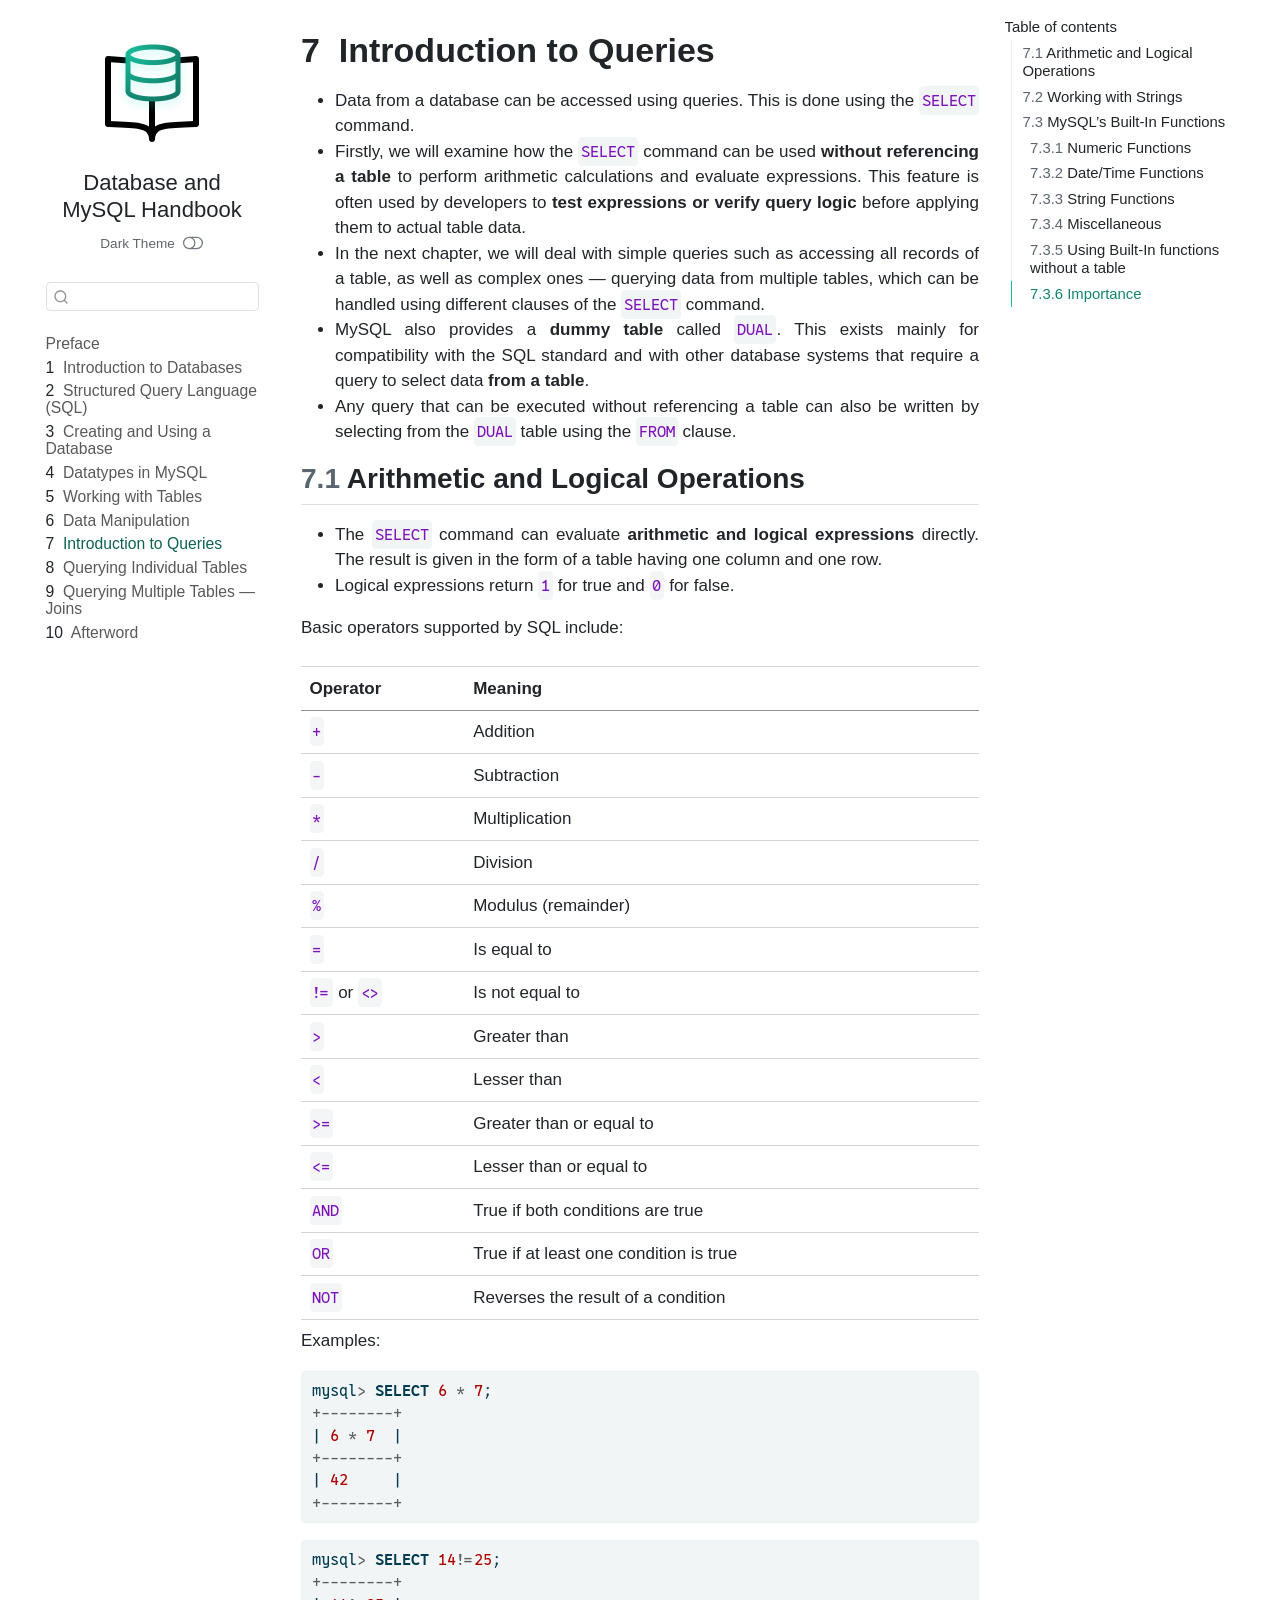
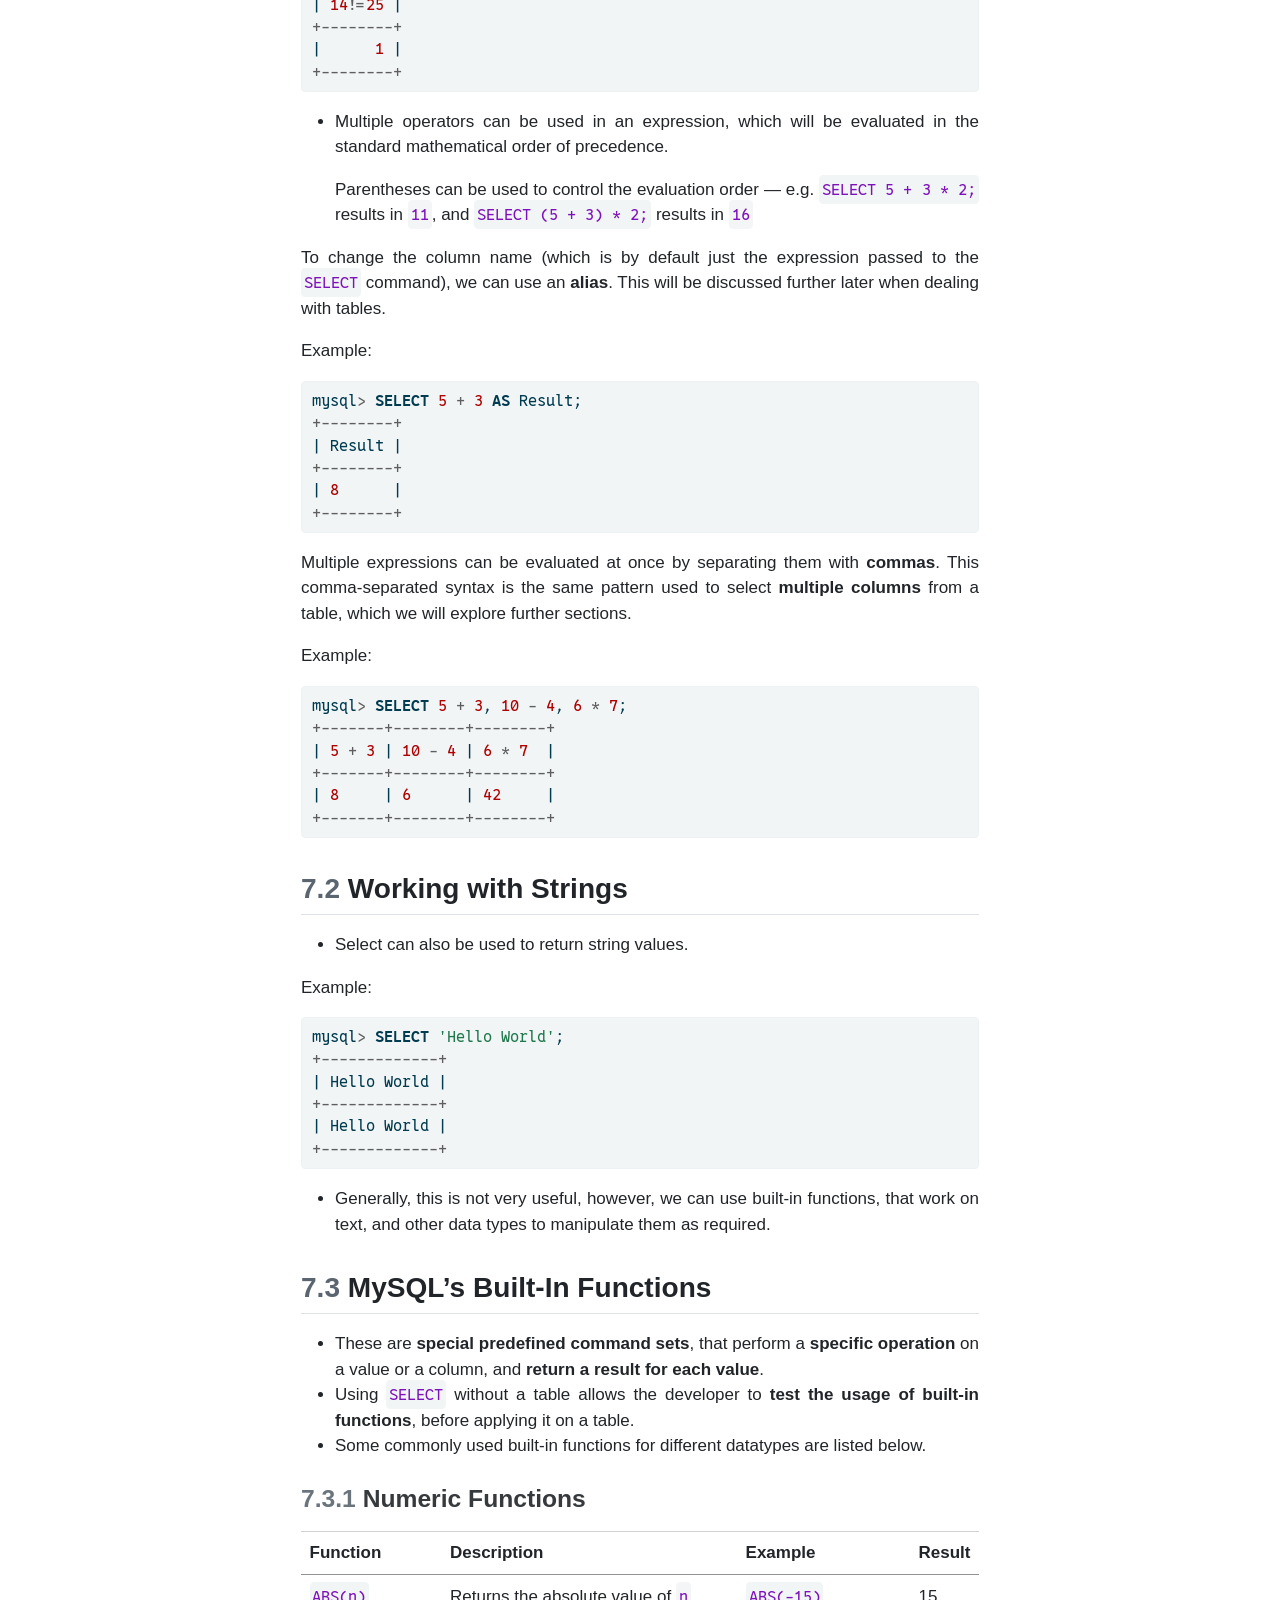
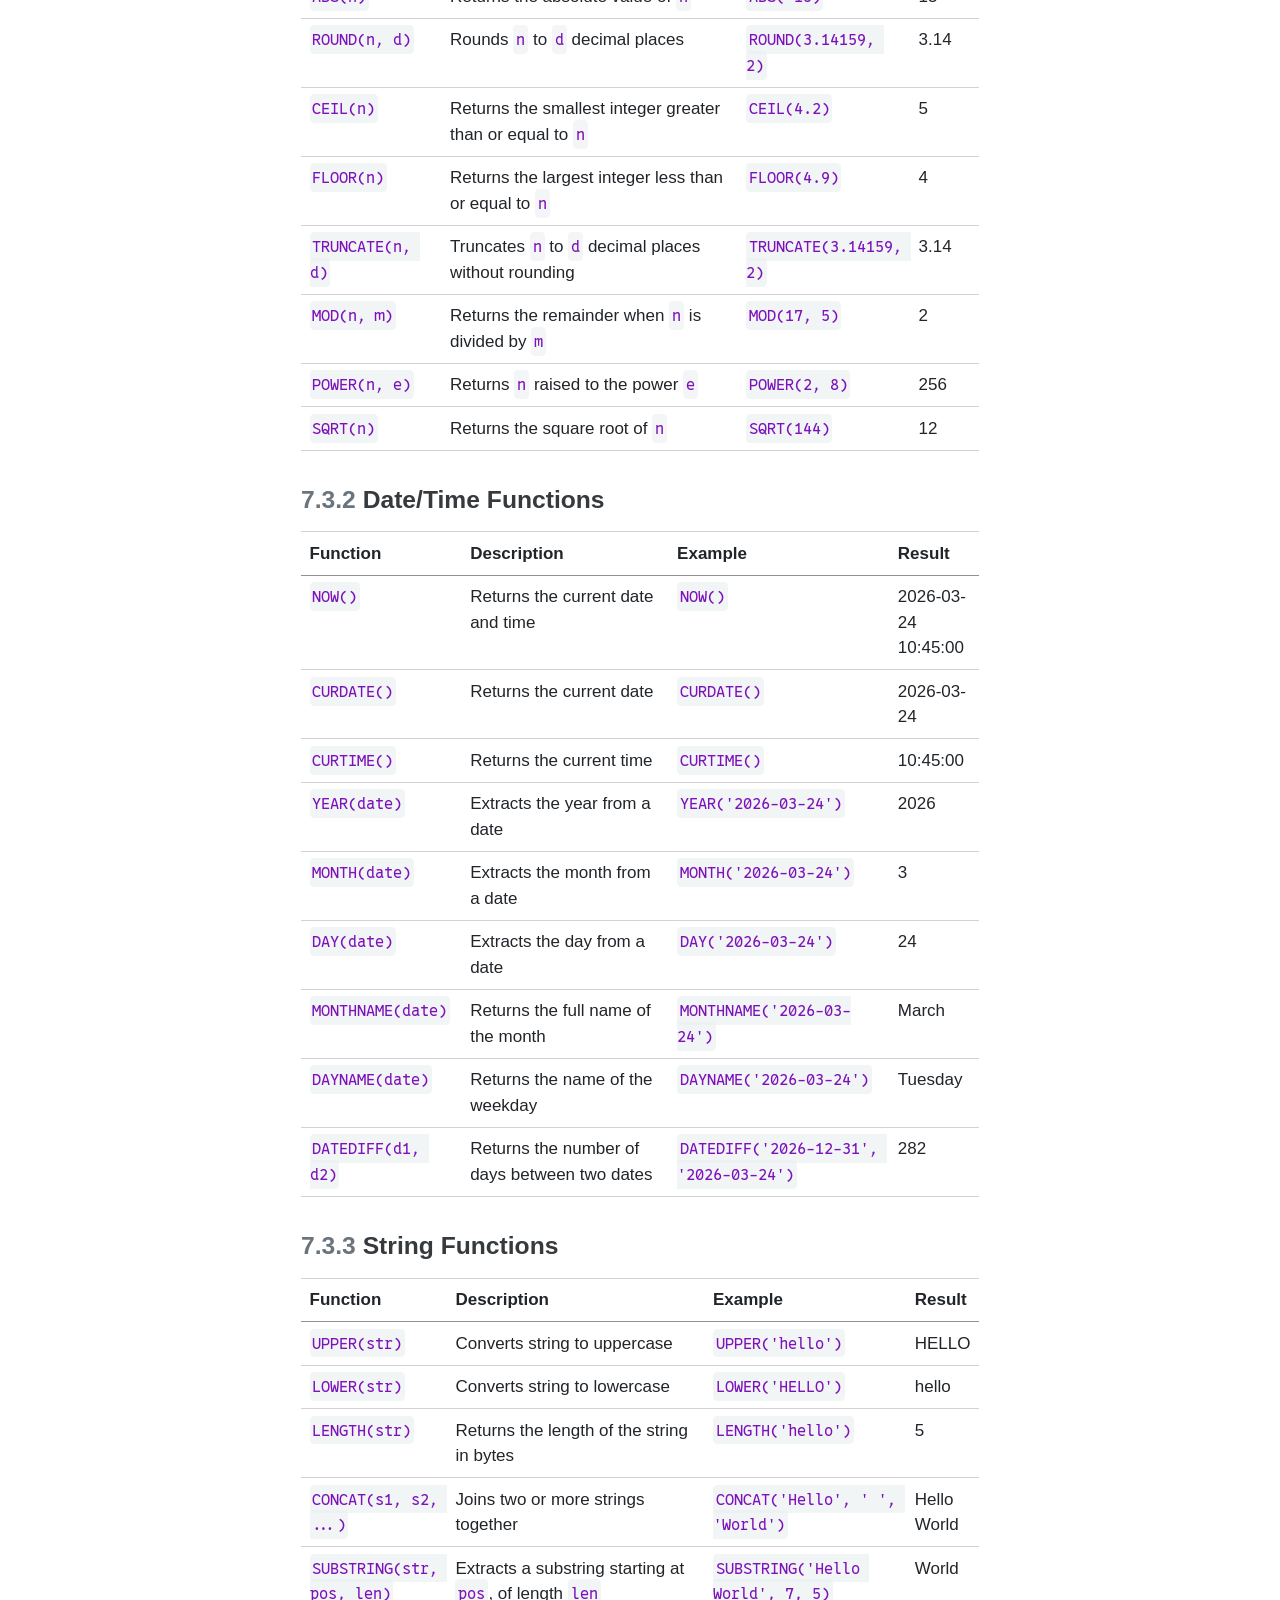
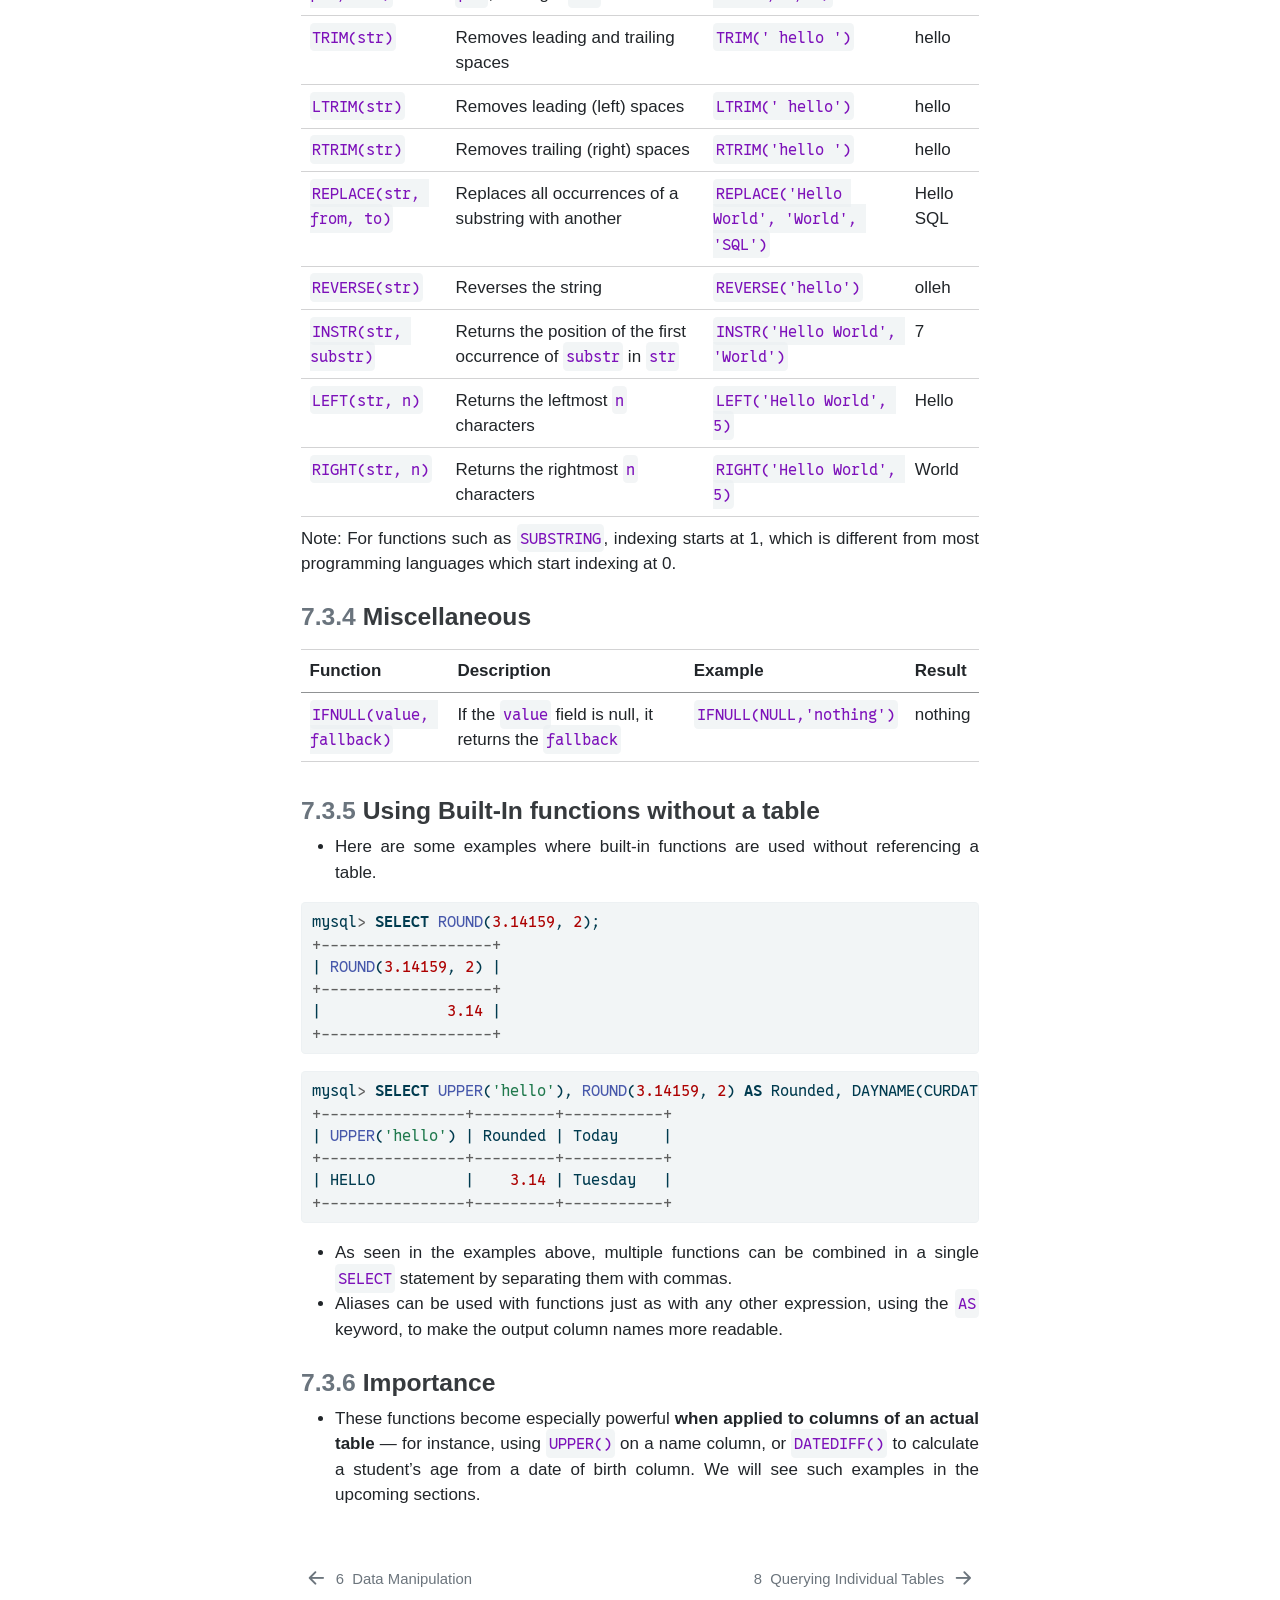
<file: simple-queries.html>
<!DOCTYPE html>
<html xmlns="http://www.w3.org/1999/xhtml" lang="en" xml:lang="en"><head>

<meta charset="utf-8">
<meta name="generator" content="quarto-1.9.36">

<meta name="viewport" content="width=device-width, initial-scale=1.0, user-scalable=yes">

<meta name="description" content="A handbook to quickly understand Relational Databases and the basics of SQL with MySQL">

<title>7&nbsp; Introduction to Queries – Database and MySQL Handbook</title>
<style>
/* Default styles provided by pandoc.
** See https://pandoc.org/MANUAL.html#variables-for-html for config info.
*/
code{white-space: pre-wrap;}
span.smallcaps{font-variant: small-caps;}
div.columns{display: flex; gap: min(4vw, 1.5em);}
div.column{flex: auto; overflow-x: auto;}
div.hanging-indent{margin-left: 1.5em; text-indent: -1.5em;}
ul.task-list{list-style: none;}
ul.task-list li input[type="checkbox"] {
  width: 0.8em;
  margin: 0 0.8em 0.2em -1em; /* quarto-specific, see https://github.com/quarto-dev/quarto-cli/issues/4556 */ 
  vertical-align: middle;
}
/* CSS for syntax highlighting */
html { -webkit-text-size-adjust: 100%; }
pre > code.sourceCode { white-space: pre; position: relative; }
pre > code.sourceCode > span { display: inline-block; line-height: 1.25; }
pre > code.sourceCode > span:empty { height: 1.2em; }
.sourceCode { overflow: visible; }
code.sourceCode > span { color: inherit; text-decoration: inherit; }
div.sourceCode { margin: 1em 0; }
pre.sourceCode { margin: 0; }
@media screen {
div.sourceCode { overflow: auto; }
}
@media print {
pre > code.sourceCode { white-space: pre-wrap; }
pre > code.sourceCode > span { text-indent: -5em; padding-left: 5em; }
}
pre.numberSource code
  { counter-reset: source-line 0; }
pre.numberSource code > span
  { position: relative; left: -4em; counter-increment: source-line; }
pre.numberSource code > span > a:first-child::before
  { content: counter(source-line);
    position: relative; left: -1em; text-align: right; vertical-align: baseline;
    border: none; display: inline-block;
    -webkit-touch-callout: none; -webkit-user-select: none;
    -khtml-user-select: none; -moz-user-select: none;
    -ms-user-select: none; user-select: none;
    padding: 0 4px; width: 4em;
  }
pre.numberSource { margin-left: 3em;  padding-left: 4px; }
div.sourceCode
  {   }
@media screen {
pre > code.sourceCode > span > a:first-child::before { text-decoration: underline; }
}
</style>


<script src="site_libs/quarto-nav/quarto-nav.js"></script>
<script src="site_libs/quarto-nav/headroom.min.js"></script>
<script src="site_libs/clipboard/clipboard.min.js"></script>
<script src="site_libs/quarto-search/autocomplete.umd.js"></script>
<script src="site_libs/quarto-search/fuse.min.js"></script>
<script src="site_libs/quarto-search/quarto-search.js"></script>
<meta name="quarto:offset" content="./">
<link href="./table-queries.html" rel="next">
<link href="./datamanip.html" rel="prev">
<link href="./favicon.png" rel="icon" type="image/png">
<script src="site_libs/quarto-html/quarto.js" type="module"></script>
<script src="site_libs/quarto-html/tabsets/tabsets.js" type="module"></script>
<script src="site_libs/quarto-html/popper.min.js"></script>
<script src="site_libs/quarto-html/tippy.umd.min.js"></script>
<script src="site_libs/quarto-html/anchor.min.js"></script>
<link href="site_libs/quarto-html/tippy.css" rel="stylesheet">
<link href="site_libs/quarto-html/quarto-syntax-highlighting-845c23b38eaddc0f92fda52bfe77a8c8.css" rel="stylesheet" class="quarto-color-scheme" id="quarto-text-highlighting-styles">
<link href="site_libs/quarto-html/quarto-syntax-highlighting-dark-cea25e2310d9ee8b66de880732a0fbab.css" rel="stylesheet" class="quarto-color-scheme quarto-color-alternate" id="quarto-text-highlighting-styles">
<link href="site_libs/quarto-html/quarto-syntax-highlighting-845c23b38eaddc0f92fda52bfe77a8c8.css" rel="stylesheet" class="quarto-color-scheme-extra" id="quarto-text-highlighting-styles">
<script src="site_libs/bootstrap/bootstrap.min.js"></script>
<link href="site_libs/bootstrap/bootstrap-icons.css" rel="stylesheet">
<link href="site_libs/bootstrap/bootstrap-527d7be6a69381a91f154d81cf33f55a.min.css" rel="stylesheet" append-hash="true" class="quarto-color-scheme" id="quarto-bootstrap" data-mode="light">
<link href="site_libs/bootstrap/bootstrap-dark-7a7500061e77e2f93726f4d1fbfbece8.min.css" rel="stylesheet" append-hash="true" class="quarto-color-scheme quarto-color-alternate" id="quarto-bootstrap" data-mode="dark">
<link href="site_libs/bootstrap/bootstrap-527d7be6a69381a91f154d81cf33f55a.min.css" rel="stylesheet" append-hash="true" class="quarto-color-scheme-extra" id="quarto-bootstrap" data-mode="light">
<script id="quarto-search-options" type="application/json">{
  "location": "sidebar",
  "copy-button": false,
  "collapse-after": 3,
  "panel-placement": "start",
  "type": "textbox",
  "limit": 50,
  "keyboard-shortcut": [
    "f",
    "/",
    "s"
  ],
  "show-item-context": false,
  "language": {
    "search-no-results-text": "No results",
    "search-matching-documents-text": "matching documents",
    "search-copy-link-title": "Copy link to search",
    "search-hide-matches-text": "Hide additional matches",
    "search-more-match-text": "more match in this document",
    "search-more-matches-text": "more matches in this document",
    "search-clear-button-title": "Clear",
    "search-text-placeholder": "",
    "search-detached-cancel-button-title": "Cancel",
    "search-submit-button-title": "Submit",
    "search-label": "Search"
  }
}</script>
<meta name="google-site-verification" content="E2IjgLpsup0krpIu0F24kKujuLAN88b79BQCm2hC8fA">


<link rel="stylesheet" href="main.css">
<meta property="og:title" content="7&nbsp; Introduction to Queries – Database and MySQL Handbook">
<meta property="og:description" content="A handbook to quickly understand Relational Databases and the basics of SQL with MySQL">
<meta property="og:image" content="https://brin.is-a.dev/db-mysql-handbook/banner.png">
<meta property="og:site_name" content="Database and MySQL Handbook">
<meta property="og:locale" content="en_US">
<meta property="og:image:height" content="500">
<meta property="og:image:width" content="1000">
<meta name="twitter:title" content="7&nbsp; Introduction to Queries – Database and MySQL Handbook">
<meta name="twitter:description" content="A handbook to quickly understand Relational Databases and the basics of SQL with MySQL">
<meta name="twitter:image" content="https://brin.is-a.dev/db-mysql-handbook/banner.png">
<meta name="twitter:card" content="summary_large_image">
<meta name="twitter:image-height" content="500">
<meta name="twitter:image-width" content="1000">
</head>

<body class="nav-sidebar floating quarto-light"><script id="quarto-html-before-body" type="application/javascript">
    const toggleBodyColorMode = (bsSheetEl) => {
      const mode = bsSheetEl.getAttribute("data-mode");
      const bodyEl = window.document.querySelector("body");
      if (mode === "dark") {
        bodyEl.classList.add("quarto-dark");
        bodyEl.classList.remove("quarto-light");
      } else {
        bodyEl.classList.add("quarto-light");
        bodyEl.classList.remove("quarto-dark");
      }
    }
    const toggleBodyColorPrimary = () => {
      const bsSheetEl = window.document.querySelector("link#quarto-bootstrap:not([rel=disabled-stylesheet])");
      if (bsSheetEl) {
        toggleBodyColorMode(bsSheetEl);
      }
    }
    const setColorSchemeToggle = (alternate) => {
      const toggles = window.document.querySelectorAll('.quarto-color-scheme-toggle');
      for (let i=0; i < toggles.length; i++) {
        const toggle = toggles[i];
        if (toggle) {
          if (alternate) {
            toggle.classList.add("alternate");
          } else {
            toggle.classList.remove("alternate");
          }
        }
      }
    };
    const toggleColorMode = (alternate) => {
      // Switch the stylesheets
      const primaryStylesheets = window.document.querySelectorAll('link.quarto-color-scheme:not(.quarto-color-alternate)');
      const alternateStylesheets = window.document.querySelectorAll('link.quarto-color-scheme.quarto-color-alternate');
      manageTransitions('#quarto-margin-sidebar .nav-link', false);
      if (alternate) {
        // note: dark is layered on light, we don't disable primary!
        enableStylesheet(alternateStylesheets);
        for (const sheetNode of alternateStylesheets) {
          if (sheetNode.id === "quarto-bootstrap") {
            toggleBodyColorMode(sheetNode);
          }
        }
      } else {
        disableStylesheet(alternateStylesheets);
        enableStylesheet(primaryStylesheets)
        toggleBodyColorPrimary();
      }
      manageTransitions('#quarto-margin-sidebar .nav-link', true);
      // Switch the toggles
      setColorSchemeToggle(alternate)
      // Hack to workaround the fact that safari doesn't
      // properly recolor the scrollbar when toggling (#1455)
      if (navigator.userAgent.indexOf('Safari') > 0 && navigator.userAgent.indexOf('Chrome') == -1) {
        manageTransitions("body", false);
        window.scrollTo(0, 1);
        setTimeout(() => {
          window.scrollTo(0, 0);
          manageTransitions("body", true);
        }, 40);
      }
    }
    const disableStylesheet = (stylesheets) => {
      for (let i=0; i < stylesheets.length; i++) {
        const stylesheet = stylesheets[i];
        stylesheet.rel = 'disabled-stylesheet';
      }
    }
    const enableStylesheet = (stylesheets) => {
      for (let i=0; i < stylesheets.length; i++) {
        const stylesheet = stylesheets[i];
        if(stylesheet.rel !== 'stylesheet') { // for Chrome, which will still FOUC without this check
          stylesheet.rel = 'stylesheet';
        }
      }
    }
    const manageTransitions = (selector, allowTransitions) => {
      const els = window.document.querySelectorAll(selector);
      for (let i=0; i < els.length; i++) {
        const el = els[i];
        if (allowTransitions) {
          el.classList.remove('notransition');
        } else {
          el.classList.add('notransition');
        }
      }
    }
    const isFileUrl = () => {
      return window.location.protocol === 'file:';
    }
    const hasAlternateSentinel = () => {
      let styleSentinel = getColorSchemeSentinel();
      if (styleSentinel !== null) {
        return styleSentinel === "alternate";
      } else {
        return false;
      }
    }
    const setStyleSentinel = (alternate) => {
      const value = alternate ? "alternate" : "default";
      if (!isFileUrl()) {
        window.localStorage.setItem("quarto-color-scheme", value);
      } else {
        localAlternateSentinel = value;
      }
    }
    const getColorSchemeSentinel = () => {
      if (!isFileUrl()) {
        const storageValue = window.localStorage.getItem("quarto-color-scheme");
        return storageValue != null ? storageValue : localAlternateSentinel;
      } else {
        return localAlternateSentinel;
      }
    }
    const toggleGiscusIfUsed = (isAlternate, darkModeDefault) => {
      const baseTheme = document.querySelector('#giscus-base-theme')?.value ?? 'light';
      const alternateTheme = document.querySelector('#giscus-alt-theme')?.value ?? 'dark';
      let newTheme = '';
      if(authorPrefersDark) {
        newTheme = isAlternate ? baseTheme : alternateTheme;
      } else {
        newTheme = isAlternate ? alternateTheme : baseTheme;
      }
      const changeGiscusTheme = () => {
        // From: https://github.com/giscus/giscus/issues/336
        const sendMessage = (message) => {
          const iframe = document.querySelector('iframe.giscus-frame');
          if (!iframe) return;
          iframe.contentWindow.postMessage({ giscus: message }, 'https://giscus.app');
        }
        sendMessage({
          setConfig: {
            theme: newTheme
          }
        });
      }
      const isGiscussLoaded = window.document.querySelector('iframe.giscus-frame') !== null;
      if (isGiscussLoaded) {
        changeGiscusTheme();
      }
    };
    const authorPrefersDark = false;
    const queryPrefersDark = window.matchMedia('(prefers-color-scheme: dark)');
    const darkModeDefault = queryPrefersDark.matches;
      document.querySelector('link#quarto-text-highlighting-styles.quarto-color-scheme-extra').rel = 'disabled-stylesheet';
      document.querySelector('link#quarto-bootstrap.quarto-color-scheme-extra').rel = 'disabled-stylesheet';
    let localAlternateSentinel = darkModeDefault ? 'alternate' : 'default';
    // Dark / light mode switch
    window.quartoToggleColorScheme = () => {
      // Read the current dark / light value
      let toAlternate = !hasAlternateSentinel();
      toggleColorMode(toAlternate);
      setStyleSentinel(toAlternate);
      toggleGiscusIfUsed(toAlternate, darkModeDefault);
      window.dispatchEvent(new Event('resize'));
    };
    queryPrefersDark.addEventListener("change", e => {
      if(window.localStorage.getItem("quarto-color-scheme") !== null)
        return;
      const alternate = e.matches
      toggleColorMode(alternate);
      localAlternateSentinel = e.matches ? 'alternate' : 'default'; // this is used alongside local storage!
      toggleGiscusIfUsed(alternate, darkModeDefault);
    });
    // Switch to dark mode if need be
    if (hasAlternateSentinel()) {
      toggleColorMode(true);
    } else {
      toggleColorMode(false);
    }
  </script>

<div id="quarto-search-results"></div>
  <header id="quarto-header" class="headroom fixed-top">
  <nav class="quarto-secondary-nav">
    <div class="container-fluid d-flex">
      <button type="button" class="quarto-btn-toggle btn" data-bs-toggle="collapse" role="button" data-bs-target=".quarto-sidebar-collapse-item" aria-controls="quarto-sidebar" aria-expanded="false" aria-label="Toggle sidebar navigation" onclick="if (window.quartoToggleHeadroom) { window.quartoToggleHeadroom(); }">
        <i class="bi bi-layout-text-sidebar-reverse"></i>
      </button>
        <nav class="quarto-page-breadcrumbs" aria-label="breadcrumb"><ol class="breadcrumb"><li class="breadcrumb-item"><a href="./simple-queries.html"><span class="chapter-number">7</span>&nbsp; <span class="chapter-title">Introduction to Queries</span></a></li></ol></nav>
        <a class="flex-grow-1" role="navigation" data-bs-toggle="collapse" data-bs-target=".quarto-sidebar-collapse-item" aria-controls="quarto-sidebar" aria-expanded="false" aria-label="Toggle sidebar navigation" onclick="if (window.quartoToggleHeadroom) { window.quartoToggleHeadroom(); }">      
        </a>
      <button type="button" class="btn quarto-search-button" aria-label="Search" onclick="window.quartoOpenSearch();">
        <i class="bi bi-search"></i>
      </button>
    </div>
  </nav>
</header>
<!-- content -->
<div id="quarto-content" class="quarto-container page-columns page-rows-contents page-layout-article">
<!-- sidebar -->
  <nav id="quarto-sidebar" class="sidebar collapse collapse-horizontal quarto-sidebar-collapse-item sidebar-navigation floating overflow-auto">
    <div class="pt-lg-2 mt-2 text-left sidebar-header sidebar-header-stacked">
      <a href="./index.html" class="sidebar-logo-link">
      <img src="./icon.png" alt="" class="sidebar-logo light-content py-0 d-lg-inline d-none">
      <img src="./icon-dark.png" alt="" class="sidebar-logo dark-content py-0 d-lg-inline d-none">
      </a>
    <div class="sidebar-title mb-0 py-0">
      <a href="./">Database and MySQL Handbook</a> 
        <div class="sidebar-tools-main">
  <a href="" class="quarto-color-scheme-toggle quarto-navigation-tool  px-1" onclick="window.quartoToggleColorScheme(); return false;" title="Toggle dark mode"><i class="bi"></i></a>
</div>
    </div>
      </div>
        <div class="mt-2 flex-shrink-0 align-items-center">
        <div class="sidebar-search">
        <div id="quarto-search" class="" title="Search"></div>
        </div>
        </div>
    <div class="sidebar-menu-container"> 
    <ul class="list-unstyled mt-1">
        <li class="sidebar-item">
  <div class="sidebar-item-container"> 
  <a href="./index.html" class="sidebar-item-text sidebar-link">
 <span class="menu-text">Preface</span></a>
  </div>
</li>
        <li class="sidebar-item">
  <div class="sidebar-item-container"> 
  <a href="./intro.html" class="sidebar-item-text sidebar-link">
 <span class="menu-text"><span class="chapter-number">1</span>&nbsp; <span class="chapter-title">Introduction to Databases</span></span></a>
  </div>
</li>
        <li class="sidebar-item">
  <div class="sidebar-item-container"> 
  <a href="./sql.html" class="sidebar-item-text sidebar-link">
 <span class="menu-text"><span class="chapter-number">2</span>&nbsp; <span class="chapter-title">Structured Query Language (SQL)</span></span></a>
  </div>
</li>
        <li class="sidebar-item">
  <div class="sidebar-item-container"> 
  <a href="./dbcreate.html" class="sidebar-item-text sidebar-link">
 <span class="menu-text"><span class="chapter-number">3</span>&nbsp; <span class="chapter-title">Creating and Using a Database</span></span></a>
  </div>
</li>
        <li class="sidebar-item">
  <div class="sidebar-item-container"> 
  <a href="./datatypes.html" class="sidebar-item-text sidebar-link">
 <span class="menu-text"><span class="chapter-number">4</span>&nbsp; <span class="chapter-title">Datatypes in MySQL</span></span></a>
  </div>
</li>
        <li class="sidebar-item">
  <div class="sidebar-item-container"> 
  <a href="./tables.html" class="sidebar-item-text sidebar-link">
 <span class="menu-text"><span class="chapter-number">5</span>&nbsp; <span class="chapter-title">Working with Tables</span></span></a>
  </div>
</li>
        <li class="sidebar-item">
  <div class="sidebar-item-container"> 
  <a href="./datamanip.html" class="sidebar-item-text sidebar-link">
 <span class="menu-text"><span class="chapter-number">6</span>&nbsp; <span class="chapter-title">Data Manipulation</span></span></a>
  </div>
</li>
        <li class="sidebar-item">
  <div class="sidebar-item-container"> 
  <a href="./simple-queries.html" class="sidebar-item-text sidebar-link active">
 <span class="menu-text"><span class="chapter-number">7</span>&nbsp; <span class="chapter-title">Introduction to Queries</span></span></a>
  </div>
</li>
        <li class="sidebar-item">
  <div class="sidebar-item-container"> 
  <a href="./table-queries.html" class="sidebar-item-text sidebar-link">
 <span class="menu-text"><span class="chapter-number">8</span>&nbsp; <span class="chapter-title">Querying Individual Tables</span></span></a>
  </div>
</li>
        <li class="sidebar-item">
  <div class="sidebar-item-container"> 
  <a href="./joins.html" class="sidebar-item-text sidebar-link">
 <span class="menu-text"><span class="chapter-number">9</span>&nbsp; <span class="chapter-title">Querying Multiple Tables — Joins</span></span></a>
  </div>
</li>
        <li class="sidebar-item">
  <div class="sidebar-item-container"> 
  <a href="./afterword.html" class="sidebar-item-text sidebar-link">
 <span class="menu-text"><span class="chapter-number">10</span>&nbsp; <span class="chapter-title">Afterword</span></span></a>
  </div>
</li>
    </ul>
    </div>
</nav>
<div id="quarto-sidebar-glass" class="quarto-sidebar-collapse-item" data-bs-toggle="collapse" data-bs-target=".quarto-sidebar-collapse-item"></div>
<!-- margin-sidebar -->
    <div id="quarto-margin-sidebar" class="sidebar margin-sidebar">
        <nav id="TOC" role="doc-toc" class="toc-active">
    <h2 id="toc-title">Table of contents</h2>
   
  <ul>
  <li><a href="#arithmetic-and-logical-operations" id="toc-arithmetic-and-logical-operations" class="nav-link active" data-scroll-target="#arithmetic-and-logical-operations"><span class="header-section-number">7.1</span> Arithmetic and Logical Operations</a></li>
  <li><a href="#working-with-strings" id="toc-working-with-strings" class="nav-link" data-scroll-target="#working-with-strings"><span class="header-section-number">7.2</span> Working with Strings</a></li>
  <li><a href="#mysqls-built-in-functions" id="toc-mysqls-built-in-functions" class="nav-link" data-scroll-target="#mysqls-built-in-functions"><span class="header-section-number">7.3</span> MySQL’s Built-In Functions</a>
  <ul class="collapse">
  <li><a href="#numeric-functions" id="toc-numeric-functions" class="nav-link" data-scroll-target="#numeric-functions"><span class="header-section-number">7.3.1</span> Numeric Functions</a></li>
  <li><a href="#datetime-functions" id="toc-datetime-functions" class="nav-link" data-scroll-target="#datetime-functions"><span class="header-section-number">7.3.2</span> Date/Time Functions</a></li>
  <li><a href="#string-functions" id="toc-string-functions" class="nav-link" data-scroll-target="#string-functions"><span class="header-section-number">7.3.3</span> String Functions</a></li>
  <li><a href="#miscellaneous" id="toc-miscellaneous" class="nav-link" data-scroll-target="#miscellaneous"><span class="header-section-number">7.3.4</span> Miscellaneous</a></li>
  <li><a href="#using-built-in-functions-without-a-table" id="toc-using-built-in-functions-without-a-table" class="nav-link" data-scroll-target="#using-built-in-functions-without-a-table"><span class="header-section-number">7.3.5</span> Using Built-In functions without a table</a></li>
  <li><a href="#importance" id="toc-importance" class="nav-link" data-scroll-target="#importance"><span class="header-section-number">7.3.6</span> Importance</a></li>
  </ul></li>
  </ul>
</nav>
    </div>
<!-- main -->
<main class="content" id="quarto-document-content">


<header id="title-block-header" class="quarto-title-block default">
<div class="quarto-title">
<h1 class="title"><span class="chapter-number">7</span>&nbsp; <span class="chapter-title">Introduction to Queries</span></h1>
</div>



<div class="quarto-title-meta">

    
  
    
  </div>
  


</header>


<ul>
<li>Data from a database can be accessed using queries. This is done using the <code>SELECT</code> command.</li>
<li>Firstly, we will examine how the <code>SELECT</code> command can be used <strong>without referencing a table</strong> to perform arithmetic calculations and evaluate expressions. This feature is often used by developers to <strong>test expressions or verify query logic</strong> before applying them to actual table data.</li>
<li>In the next chapter, we will deal with simple queries such as accessing all records of a table, as well as complex ones — querying data from multiple tables, which can be handled using different clauses of the <code>SELECT</code> command.</li>
<li>MySQL also provides a <strong>dummy table</strong> called <code>DUAL</code>. This exists mainly for compatibility with the SQL standard and with other database systems that require a query to select data <strong>from a table</strong>.</li>
<li>Any query that can be executed without referencing a table can also be written by selecting from the <code>DUAL</code> table using the <code>FROM</code> clause.</li>
</ul>
<section id="arithmetic-and-logical-operations" class="level2" data-number="7.1">
<h2 data-number="7.1" class="anchored" data-anchor-id="arithmetic-and-logical-operations"><span class="header-section-number">7.1</span> Arithmetic and Logical Operations</h2>
<ul>
<li>The <code>SELECT</code> command can evaluate <strong>arithmetic and logical expressions</strong> directly. The result is given in the form of a table having one column and one row.</li>
<li>Logical expressions return <code>1</code> for true and <code>0</code> for false.</li>
</ul>
<p>Basic operators supported by SQL include:</p>
<div class="table-responsive">
<table class="caption-top table">
<thead>
<tr class="header">
<th>Operator</th>
<th>Meaning</th>
</tr>
</thead>
<tbody>
<tr class="odd">
<td><code>+</code></td>
<td>Addition</td>
</tr>
<tr class="even">
<td><code>-</code></td>
<td>Subtraction</td>
</tr>
<tr class="odd">
<td><code>*</code></td>
<td>Multiplication</td>
</tr>
<tr class="even">
<td><code>/</code></td>
<td>Division</td>
</tr>
<tr class="odd">
<td><code>%</code></td>
<td>Modulus (remainder)</td>
</tr>
<tr class="even">
<td><code>=</code></td>
<td>Is equal to</td>
</tr>
<tr class="odd">
<td><code>!=</code> or <code>&lt;&gt;</code></td>
<td>Is not equal to</td>
</tr>
<tr class="even">
<td><code>&gt;</code></td>
<td>Greater than</td>
</tr>
<tr class="odd">
<td><code>&lt;</code></td>
<td>Lesser than</td>
</tr>
<tr class="even">
<td><code>&gt;=</code></td>
<td>Greater than or equal to</td>
</tr>
<tr class="odd">
<td><code>&lt;=</code></td>
<td>Lesser than or equal to</td>
</tr>
<tr class="even">
<td><code>AND</code></td>
<td>True if both conditions are true</td>
</tr>
<tr class="odd">
<td><code>OR</code></td>
<td>True if at least one condition is true</td>
</tr>
<tr class="even">
<td><code>NOT</code></td>
<td>Reverses the result of a condition</td>
</tr>
</tbody>
</table>
</div>
<p>Examples:</p>
<div class="code-copy-outer-scaffold"><div class="sourceCode" id="cb1"><pre class="sourceCode sql code-with-copy"><code class="sourceCode sql"><span id="cb1-1"><a href="#cb1-1" aria-hidden="true" tabindex="-1"></a>mysql<span class="op">&gt;</span> <span class="kw">SELECT</span> <span class="dv">6</span> <span class="op">*</span> <span class="dv">7</span>;</span>
<span id="cb1-2"><a href="#cb1-2" aria-hidden="true" tabindex="-1"></a><span class="op">+</span><span class="co">--------+</span></span>
<span id="cb1-3"><a href="#cb1-3" aria-hidden="true" tabindex="-1"></a>| <span class="dv">6</span> <span class="op">*</span> <span class="dv">7</span>  |</span>
<span id="cb1-4"><a href="#cb1-4" aria-hidden="true" tabindex="-1"></a><span class="op">+</span><span class="co">--------+</span></span>
<span id="cb1-5"><a href="#cb1-5" aria-hidden="true" tabindex="-1"></a>| <span class="dv">42</span>     |</span>
<span id="cb1-6"><a href="#cb1-6" aria-hidden="true" tabindex="-1"></a><span class="op">+</span><span class="co">--------+</span></span></code></pre></div><button title="Copy to Clipboard" class="code-copy-button"><i class="bi"></i></button></div>
<div class="code-copy-outer-scaffold"><div class="sourceCode" id="cb2"><pre class="sourceCode sql code-with-copy"><code class="sourceCode sql"><span id="cb2-1"><a href="#cb2-1" aria-hidden="true" tabindex="-1"></a>mysql<span class="op">&gt;</span> <span class="kw">SELECT</span> <span class="dv">14</span><span class="op">!=</span><span class="dv">25</span>;</span>
<span id="cb2-2"><a href="#cb2-2" aria-hidden="true" tabindex="-1"></a><span class="op">+</span><span class="co">--------+</span></span>
<span id="cb2-3"><a href="#cb2-3" aria-hidden="true" tabindex="-1"></a>| <span class="dv">14</span><span class="op">!=</span><span class="dv">25</span> |</span>
<span id="cb2-4"><a href="#cb2-4" aria-hidden="true" tabindex="-1"></a><span class="op">+</span><span class="co">--------+</span></span>
<span id="cb2-5"><a href="#cb2-5" aria-hidden="true" tabindex="-1"></a>|      <span class="dv">1</span> |</span>
<span id="cb2-6"><a href="#cb2-6" aria-hidden="true" tabindex="-1"></a><span class="op">+</span><span class="co">--------+</span></span></code></pre></div><button title="Copy to Clipboard" class="code-copy-button"><i class="bi"></i></button></div>
<ul>
<li><p>Multiple operators can be used in an expression, which will be evaluated in the standard mathematical order of precedence.</p>
<p>Parentheses can be used to control the evaluation order — e.g.&nbsp;<code>SELECT 5 + 3 * 2;</code> results in <code>11</code>, and <code>SELECT (5 + 3) * 2;</code> results in <code>16</code></p></li>
</ul>
<p>To change the column name (which is by default just the expression passed to the <code>SELECT</code> command), we can use an <strong>alias</strong>. This will be discussed further later when dealing with tables.</p>
<p>Example:</p>
<div class="code-copy-outer-scaffold"><div class="sourceCode" id="cb3"><pre class="sourceCode sql code-with-copy"><code class="sourceCode sql"><span id="cb3-1"><a href="#cb3-1" aria-hidden="true" tabindex="-1"></a>mysql<span class="op">&gt;</span> <span class="kw">SELECT</span> <span class="dv">5</span> <span class="op">+</span> <span class="dv">3</span> <span class="kw">AS</span> Result;</span>
<span id="cb3-2"><a href="#cb3-2" aria-hidden="true" tabindex="-1"></a><span class="op">+</span><span class="co">--------+</span></span>
<span id="cb3-3"><a href="#cb3-3" aria-hidden="true" tabindex="-1"></a>| Result |</span>
<span id="cb3-4"><a href="#cb3-4" aria-hidden="true" tabindex="-1"></a><span class="op">+</span><span class="co">--------+</span></span>
<span id="cb3-5"><a href="#cb3-5" aria-hidden="true" tabindex="-1"></a>| <span class="dv">8</span>      |</span>
<span id="cb3-6"><a href="#cb3-6" aria-hidden="true" tabindex="-1"></a><span class="op">+</span><span class="co">--------+</span></span></code></pre></div><button title="Copy to Clipboard" class="code-copy-button"><i class="bi"></i></button></div>
<p>Multiple expressions can be evaluated at once by separating them with <strong>commas</strong>. This comma-separated syntax is the same pattern used to select <strong>multiple columns</strong> from a table, which we will explore further sections.</p>
<p>Example:</p>
<div class="code-copy-outer-scaffold"><div class="sourceCode" id="cb4"><pre class="sourceCode sql code-with-copy"><code class="sourceCode sql"><span id="cb4-1"><a href="#cb4-1" aria-hidden="true" tabindex="-1"></a>mysql<span class="op">&gt;</span> <span class="kw">SELECT</span> <span class="dv">5</span> <span class="op">+</span> <span class="dv">3</span>, <span class="dv">10</span> <span class="op">-</span> <span class="dv">4</span>, <span class="dv">6</span> <span class="op">*</span> <span class="dv">7</span>;</span>
<span id="cb4-2"><a href="#cb4-2" aria-hidden="true" tabindex="-1"></a><span class="op">+</span><span class="co">-------+--------+--------+</span></span>
<span id="cb4-3"><a href="#cb4-3" aria-hidden="true" tabindex="-1"></a>| <span class="dv">5</span> <span class="op">+</span> <span class="dv">3</span> | <span class="dv">10</span> <span class="op">-</span> <span class="dv">4</span> | <span class="dv">6</span> <span class="op">*</span> <span class="dv">7</span>  |</span>
<span id="cb4-4"><a href="#cb4-4" aria-hidden="true" tabindex="-1"></a><span class="op">+</span><span class="co">-------+--------+--------+</span></span>
<span id="cb4-5"><a href="#cb4-5" aria-hidden="true" tabindex="-1"></a>| <span class="dv">8</span>     | <span class="dv">6</span>      | <span class="dv">42</span>     |</span>
<span id="cb4-6"><a href="#cb4-6" aria-hidden="true" tabindex="-1"></a><span class="op">+</span><span class="co">-------+--------+--------+</span></span></code></pre></div><button title="Copy to Clipboard" class="code-copy-button"><i class="bi"></i></button></div>
</section>
<section id="working-with-strings" class="level2" data-number="7.2">
<h2 data-number="7.2" class="anchored" data-anchor-id="working-with-strings"><span class="header-section-number">7.2</span> Working with Strings</h2>
<ul>
<li>Select can also be used to return string values.</li>
</ul>
<p>Example:</p>
<div class="code-copy-outer-scaffold"><div class="sourceCode" id="cb5"><pre class="sourceCode sql code-with-copy"><code class="sourceCode sql"><span id="cb5-1"><a href="#cb5-1" aria-hidden="true" tabindex="-1"></a>mysql<span class="op">&gt;</span> <span class="kw">SELECT</span> <span class="st">'Hello World'</span>;</span>
<span id="cb5-2"><a href="#cb5-2" aria-hidden="true" tabindex="-1"></a><span class="op">+</span><span class="co">-------------+</span></span>
<span id="cb5-3"><a href="#cb5-3" aria-hidden="true" tabindex="-1"></a>| Hello World |</span>
<span id="cb5-4"><a href="#cb5-4" aria-hidden="true" tabindex="-1"></a><span class="op">+</span><span class="co">-------------+</span></span>
<span id="cb5-5"><a href="#cb5-5" aria-hidden="true" tabindex="-1"></a>| Hello World |</span>
<span id="cb5-6"><a href="#cb5-6" aria-hidden="true" tabindex="-1"></a><span class="op">+</span><span class="co">-------------+</span></span></code></pre></div><button title="Copy to Clipboard" class="code-copy-button"><i class="bi"></i></button></div>
<ul>
<li>Generally, this is not very useful, however, we can use built-in functions, that work on text, and other data types to manipulate them as required.</li>
</ul>
</section>
<section id="mysqls-built-in-functions" class="level2" data-number="7.3">
<h2 data-number="7.3" class="anchored" data-anchor-id="mysqls-built-in-functions"><span class="header-section-number">7.3</span> MySQL’s Built-In Functions</h2>
<ul>
<li>These are <strong>special predefined command sets</strong>, that perform a <strong>specific operation</strong> on a value or a column, and <strong>return a result for each value</strong>.</li>
<li>Using <code>SELECT</code> without a table allows the developer to <strong>test the usage of built-in functions</strong>, before applying it on a table.</li>
<li>Some commonly used built-in functions for different datatypes are listed below.</li>
</ul>
<section id="numeric-functions" class="level3" data-number="7.3.1">
<h3 data-number="7.3.1" class="anchored" data-anchor-id="numeric-functions"><span class="header-section-number">7.3.1</span> Numeric Functions</h3>
<div class="table-responsive">
<table class="caption-top table">
<colgroup>
<col style="width: 21%">
<col style="width: 46%">
<col style="width: 24%">
<col style="width: 8%">
</colgroup>
<thead>
<tr class="header">
<th>Function</th>
<th>Description</th>
<th>Example</th>
<th>Result</th>
</tr>
</thead>
<tbody>
<tr class="odd">
<td><code>ABS(n)</code></td>
<td>Returns the absolute value of <code>n</code></td>
<td><code>ABS(-15)</code></td>
<td>15</td>
</tr>
<tr class="even">
<td><code>ROUND(n, d)</code></td>
<td>Rounds <code>n</code> to <code>d</code> decimal places</td>
<td><code>ROUND(3.14159, 2)</code></td>
<td>3.14</td>
</tr>
<tr class="odd">
<td><code>CEIL(n)</code></td>
<td>Returns the smallest integer greater than or equal to <code>n</code></td>
<td><code>CEIL(4.2)</code></td>
<td>5</td>
</tr>
<tr class="even">
<td><code>FLOOR(n)</code></td>
<td>Returns the largest integer less than or equal to <code>n</code></td>
<td><code>FLOOR(4.9)</code></td>
<td>4</td>
</tr>
<tr class="odd">
<td><code>TRUNCATE(n, d)</code></td>
<td>Truncates <code>n</code> to <code>d</code> decimal places without rounding</td>
<td><code>TRUNCATE(3.14159, 2)</code></td>
<td>3.14</td>
</tr>
<tr class="even">
<td><code>MOD(n, m)</code></td>
<td>Returns the remainder when <code>n</code> is divided by <code>m</code></td>
<td><code>MOD(17, 5)</code></td>
<td>2</td>
</tr>
<tr class="odd">
<td><code>POWER(n, e)</code></td>
<td>Returns <code>n</code> raised to the power <code>e</code></td>
<td><code>POWER(2, 8)</code></td>
<td>256</td>
</tr>
<tr class="even">
<td><code>SQRT(n)</code></td>
<td>Returns the square root of <code>n</code></td>
<td><code>SQRT(144)</code></td>
<td>12</td>
</tr>
</tbody>
</table>
</div>
</section>
<section id="datetime-functions" class="level3" data-number="7.3.2">
<h3 data-number="7.3.2" class="anchored" data-anchor-id="datetime-functions"><span class="header-section-number">7.3.2</span> Date/Time Functions</h3>
<div class="table-responsive">
<table class="caption-top table">
<colgroup>
<col style="width: 23%">
<col style="width: 30%">
<col style="width: 32%">
<col style="width: 13%">
</colgroup>
<thead>
<tr class="header">
<th>Function</th>
<th>Description</th>
<th>Example</th>
<th>Result</th>
</tr>
</thead>
<tbody>
<tr class="odd">
<td><code>NOW()</code></td>
<td>Returns the current date and time</td>
<td><code>NOW()</code></td>
<td>2026-03-24 10:45:00</td>
</tr>
<tr class="even">
<td><code>CURDATE()</code></td>
<td>Returns the current date</td>
<td><code>CURDATE()</code></td>
<td>2026-03-24</td>
</tr>
<tr class="odd">
<td><code>CURTIME()</code></td>
<td>Returns the current time</td>
<td><code>CURTIME()</code></td>
<td>10:45:00</td>
</tr>
<tr class="even">
<td><code>YEAR(date)</code></td>
<td>Extracts the year from a date</td>
<td><code>YEAR('2026-03-24')</code></td>
<td>2026</td>
</tr>
<tr class="odd">
<td><code>MONTH(date)</code></td>
<td>Extracts the month from a date</td>
<td><code>MONTH('2026-03-24')</code></td>
<td>3</td>
</tr>
<tr class="even">
<td><code>DAY(date)</code></td>
<td>Extracts the day from a date</td>
<td><code>DAY('2026-03-24')</code></td>
<td>24</td>
</tr>
<tr class="odd">
<td><code>MONTHNAME(date)</code></td>
<td>Returns the full name of the month</td>
<td><code>MONTHNAME('2026-03-24')</code></td>
<td>March</td>
</tr>
<tr class="even">
<td><code>DAYNAME(date)</code></td>
<td>Returns the name of the weekday</td>
<td><code>DAYNAME('2026-03-24')</code></td>
<td>Tuesday</td>
</tr>
<tr class="odd">
<td><code>DATEDIFF(d1, d2)</code></td>
<td>Returns the number of days between two dates</td>
<td><code>DATEDIFF('2026-12-31', '2026-03-24')</code></td>
<td>282</td>
</tr>
</tbody>
</table>
</div>
</section>
<section id="string-functions" class="level3" data-number="7.3.3">
<h3 data-number="7.3.3" class="anchored" data-anchor-id="string-functions"><span class="header-section-number">7.3.3</span> String Functions</h3>
<div class="table-responsive">
<table class="caption-top table">
<colgroup>
<col style="width: 19%">
<col style="width: 39%">
<col style="width: 30%">
<col style="width: 10%">
</colgroup>
<thead>
<tr class="header">
<th>Function</th>
<th>Description</th>
<th>Example</th>
<th>Result</th>
</tr>
</thead>
<tbody>
<tr class="odd">
<td><code>UPPER(str)</code></td>
<td>Converts string to uppercase</td>
<td><code>UPPER('hello')</code></td>
<td>HELLO</td>
</tr>
<tr class="even">
<td><code>LOWER(str)</code></td>
<td>Converts string to lowercase</td>
<td><code>LOWER('HELLO')</code></td>
<td>hello</td>
</tr>
<tr class="odd">
<td><code>LENGTH(str)</code></td>
<td>Returns the length of the string in bytes</td>
<td><code>LENGTH('hello')</code></td>
<td>5</td>
</tr>
<tr class="even">
<td><code>CONCAT(s1, s2, ...)</code></td>
<td>Joins two or more strings together</td>
<td><code>CONCAT('Hello', ' ', 'World')</code></td>
<td>Hello World</td>
</tr>
<tr class="odd">
<td><code>SUBSTRING(str, pos, len)</code></td>
<td>Extracts a substring starting at <code>pos</code>, of length <code>len</code></td>
<td><code>SUBSTRING('Hello World', 7, 5)</code></td>
<td>World</td>
</tr>
<tr class="even">
<td><code>TRIM(str)</code></td>
<td>Removes leading and trailing spaces</td>
<td><code>TRIM(' hello ')</code></td>
<td>hello</td>
</tr>
<tr class="odd">
<td><code>LTRIM(str)</code></td>
<td>Removes leading (left) spaces</td>
<td><code>LTRIM(' hello')</code></td>
<td>hello</td>
</tr>
<tr class="even">
<td><code>RTRIM(str)</code></td>
<td>Removes trailing (right) spaces</td>
<td><code>RTRIM('hello ')</code></td>
<td>hello</td>
</tr>
<tr class="odd">
<td><code>REPLACE(str, from, to)</code></td>
<td>Replaces all occurrences of a substring with another</td>
<td><code>REPLACE('Hello World', 'World', 'SQL')</code></td>
<td>Hello SQL</td>
</tr>
<tr class="even">
<td><code>REVERSE(str)</code></td>
<td>Reverses the string</td>
<td><code>REVERSE('hello')</code></td>
<td>olleh</td>
</tr>
<tr class="odd">
<td><code>INSTR(str, substr)</code></td>
<td>Returns the position of the first occurrence of <code>substr</code> in <code>str</code></td>
<td><code>INSTR('Hello World', 'World')</code></td>
<td>7</td>
</tr>
<tr class="even">
<td><code>LEFT(str, n)</code></td>
<td>Returns the leftmost <code>n</code> characters</td>
<td><code>LEFT('Hello World', 5)</code></td>
<td>Hello</td>
</tr>
<tr class="odd">
<td><code>RIGHT(str, n)</code></td>
<td>Returns the rightmost <code>n</code> characters</td>
<td><code>RIGHT('Hello World', 5)</code></td>
<td>World</td>
</tr>
</tbody>
</table>
</div>
<p>Note: For functions such as <code>SUBSTRING</code>, indexing starts at 1, which is different from most programming languages which start indexing at 0.</p>
</section>
<section id="miscellaneous" class="level3" data-number="7.3.4">
<h3 data-number="7.3.4" class="anchored" data-anchor-id="miscellaneous"><span class="header-section-number">7.3.4</span> Miscellaneous</h3>
<div class="table-responsive">
<table class="caption-top table">
<colgroup>
<col style="width: 22%">
<col style="width: 37%">
<col style="width: 30%">
<col style="width: 8%">
</colgroup>
<thead>
<tr class="header">
<th>Function</th>
<th>Description</th>
<th>Example</th>
<th>Result</th>
</tr>
</thead>
<tbody>
<tr class="odd">
<td><code>IFNULL(value, fallback)</code></td>
<td>If the <code>value</code> field is null, it returns the <code>fallback</code></td>
<td><code>IFNULL(NULL,'nothing')</code></td>
<td>nothing</td>
</tr>
</tbody>
</table>
</div>
</section>
<section id="using-built-in-functions-without-a-table" class="level3" data-number="7.3.5">
<h3 data-number="7.3.5" class="anchored" data-anchor-id="using-built-in-functions-without-a-table"><span class="header-section-number">7.3.5</span> Using Built-In functions without a table</h3>
<ul>
<li>Here are some examples where built-in functions are used without referencing a table.</li>
</ul>
<div class="code-copy-outer-scaffold"><div class="sourceCode" id="cb6"><pre class="sourceCode sql code-with-copy"><code class="sourceCode sql"><span id="cb6-1"><a href="#cb6-1" aria-hidden="true" tabindex="-1"></a>mysql<span class="op">&gt;</span> <span class="kw">SELECT</span> <span class="fu">ROUND</span>(<span class="fl">3.14159</span>, <span class="dv">2</span>);</span>
<span id="cb6-2"><a href="#cb6-2" aria-hidden="true" tabindex="-1"></a><span class="op">+</span><span class="co">-------------------+</span></span>
<span id="cb6-3"><a href="#cb6-3" aria-hidden="true" tabindex="-1"></a>| <span class="fu">ROUND</span>(<span class="fl">3.14159</span>, <span class="dv">2</span>) |</span>
<span id="cb6-4"><a href="#cb6-4" aria-hidden="true" tabindex="-1"></a><span class="op">+</span><span class="co">-------------------+</span></span>
<span id="cb6-5"><a href="#cb6-5" aria-hidden="true" tabindex="-1"></a>|              <span class="fl">3.14</span> |</span>
<span id="cb6-6"><a href="#cb6-6" aria-hidden="true" tabindex="-1"></a><span class="op">+</span><span class="co">-------------------+</span></span></code></pre></div><button title="Copy to Clipboard" class="code-copy-button"><i class="bi"></i></button></div>
<div class="code-copy-outer-scaffold"><div class="sourceCode" id="cb7"><pre class="sourceCode sql code-with-copy"><code class="sourceCode sql"><span id="cb7-1"><a href="#cb7-1" aria-hidden="true" tabindex="-1"></a>mysql<span class="op">&gt;</span> <span class="kw">SELECT</span> <span class="fu">UPPER</span>(<span class="st">'hello'</span>), <span class="fu">ROUND</span>(<span class="fl">3.14159</span>, <span class="dv">2</span>) <span class="kw">AS</span> Rounded, DAYNAME(CURDATE()) <span class="kw">AS</span> Today;</span>
<span id="cb7-2"><a href="#cb7-2" aria-hidden="true" tabindex="-1"></a><span class="op">+</span><span class="co">----------------+---------+-----------+</span></span>
<span id="cb7-3"><a href="#cb7-3" aria-hidden="true" tabindex="-1"></a>| <span class="fu">UPPER</span>(<span class="st">'hello'</span>) | Rounded | Today     |</span>
<span id="cb7-4"><a href="#cb7-4" aria-hidden="true" tabindex="-1"></a><span class="op">+</span><span class="co">----------------+---------+-----------+</span></span>
<span id="cb7-5"><a href="#cb7-5" aria-hidden="true" tabindex="-1"></a>| HELLO          |    <span class="fl">3.14</span> | Tuesday   |</span>
<span id="cb7-6"><a href="#cb7-6" aria-hidden="true" tabindex="-1"></a><span class="op">+</span><span class="co">----------------+---------+-----------+</span></span></code></pre></div><button title="Copy to Clipboard" class="code-copy-button"><i class="bi"></i></button></div>
<ul>
<li>As seen in the examples above, multiple functions can be combined in a single <code>SELECT</code> statement by separating them with commas.</li>
<li>Aliases can be used with functions just as with any other expression, using the <code>AS</code> keyword, to make the output column names more readable.</li>
</ul>
</section>
<section id="importance" class="level3" data-number="7.3.6">
<h3 data-number="7.3.6" class="anchored" data-anchor-id="importance"><span class="header-section-number">7.3.6</span> Importance</h3>
<ul>
<li>These functions become especially powerful <strong>when applied to columns of an actual table</strong> — for instance, using <code>UPPER()</code> on a name column, or <code>DATEDIFF()</code> to calculate a student’s age from a date of birth column. We will see such examples in the upcoming sections.</li>
</ul>


</section>
</section>

</main> <!-- /main -->
<script id="quarto-html-after-body" type="application/javascript">
  window.document.addEventListener("DOMContentLoaded", function (event) {
    // Ensure there is a toggle, if there isn't float one in the top right
    if (window.document.querySelector('.quarto-color-scheme-toggle') === null) {
      const a = window.document.createElement('a');
      a.classList.add('top-right');
      a.classList.add('quarto-color-scheme-toggle');
      a.href = "";
      a.onclick = function() { try { window.quartoToggleColorScheme(); } catch {} return false; };
      const i = window.document.createElement("i");
      i.classList.add('bi');
      a.appendChild(i);
      window.document.body.appendChild(a);
    }
    setColorSchemeToggle(hasAlternateSentinel())
    const icon = "";
    const anchorJS = new window.AnchorJS();
    anchorJS.options = {
      placement: 'right',
      icon: icon
    };
    anchorJS.add('.anchored');
    const isCodeAnnotation = (el) => {
      for (const clz of el.classList) {
        if (clz.startsWith('code-annotation-')) {                     
          return true;
        }
      }
      return false;
    }
    const onCopySuccess = function(e) {
      // button target
      const button = e.trigger;
      // don't keep focus
      button.blur();
      // flash "checked"
      button.classList.add('code-copy-button-checked');
      var currentTitle = button.getAttribute("title");
      button.setAttribute("title", "Copied!");
      let tooltip;
      if (window.bootstrap) {
        button.setAttribute("data-bs-toggle", "tooltip");
        button.setAttribute("data-bs-placement", "left");
        button.setAttribute("data-bs-title", "Copied!");
        tooltip = new bootstrap.Tooltip(button, 
          { trigger: "manual", 
            customClass: "code-copy-button-tooltip",
            offset: [0, -8]});
        tooltip.show();    
      }
      setTimeout(function() {
        if (tooltip) {
          tooltip.hide();
          button.removeAttribute("data-bs-title");
          button.removeAttribute("data-bs-toggle");
          button.removeAttribute("data-bs-placement");
        }
        button.setAttribute("title", currentTitle);
        button.classList.remove('code-copy-button-checked');
      }, 1000);
      // clear code selection
      e.clearSelection();
    }
    const getTextToCopy = function(trigger) {
      const outerScaffold = trigger.parentElement.cloneNode(true);
      const codeEl = outerScaffold.querySelector('code');
      for (const childEl of codeEl.children) {
        if (isCodeAnnotation(childEl)) {
          childEl.remove();
        }
      }
      return codeEl.innerText;
    }
    const clipboard = new window.ClipboardJS('.code-copy-button:not([data-in-quarto-modal])', {
      text: getTextToCopy
    });
    clipboard.on('success', onCopySuccess);
    if (window.document.getElementById('quarto-embedded-source-code-modal')) {
      const clipboardModal = new window.ClipboardJS('.code-copy-button[data-in-quarto-modal]', {
        text: getTextToCopy,
        container: window.document.getElementById('quarto-embedded-source-code-modal')
      });
      clipboardModal.on('success', onCopySuccess);
    }
      var localhostRegex = new RegExp(/^(?:http|https):\/\/localhost\:?[0-9]*\//);
      var mailtoRegex = new RegExp(/^mailto:/);
        var filterRegex = new RegExp("https:\/\/brin\.is-a\.dev\/db-mysql-handbook\/");
      var isInternal = (href) => {
          return filterRegex.test(href) || localhostRegex.test(href) || mailtoRegex.test(href);
      }
      // Inspect non-navigation links and adorn them if external
     var links = window.document.querySelectorAll('a[href]:not(.nav-link):not(.navbar-brand):not(.toc-action):not(.sidebar-link):not(.sidebar-item-toggle):not(.pagination-link):not(.no-external):not([aria-hidden]):not(.dropdown-item):not(.quarto-navigation-tool):not(.about-link)');
      for (var i=0; i<links.length; i++) {
        const link = links[i];
        if (!isInternal(link.href)) {
          // undo the damage that might have been done by quarto-nav.js in the case of
          // links that we want to consider external
          if (link.dataset.originalHref !== undefined) {
            link.href = link.dataset.originalHref;
          }
        }
      }
    function tippyHover(el, contentFn, onTriggerFn, onUntriggerFn) {
      const config = {
        allowHTML: true,
        maxWidth: 500,
        delay: 100,
        arrow: false,
        appendTo: function(el) {
            return el.parentElement;
        },
        interactive: true,
        interactiveBorder: 10,
        theme: 'quarto',
        placement: 'bottom-start',
      };
      if (contentFn) {
        config.content = contentFn;
      }
      if (onTriggerFn) {
        config.onTrigger = onTriggerFn;
      }
      if (onUntriggerFn) {
        config.onUntrigger = onUntriggerFn;
      }
      window.tippy(el, config); 
    }
    const noterefs = window.document.querySelectorAll('a[role="doc-noteref"]');
    for (var i=0; i<noterefs.length; i++) {
      const ref = noterefs[i];
      tippyHover(ref, function() {
        // use id or data attribute instead here
        let href = ref.getAttribute('data-footnote-href') || ref.getAttribute('href');
        try { href = new URL(href).hash; } catch {}
        const id = href.replace(/^#\/?/, "");
        const note = window.document.getElementById(id);
        if (note) {
          return note.innerHTML;
        } else {
          return "";
        }
      });
    }
    const xrefs = window.document.querySelectorAll('a.quarto-xref');
    const processXRef = (id, note) => {
      // Strip column container classes
      const stripColumnClz = (el) => {
        el.classList.remove("page-full", "page-columns");
        if (el.children) {
          for (const child of el.children) {
            stripColumnClz(child);
          }
        }
      }
      stripColumnClz(note)
      if (id === null || id.startsWith('sec-')) {
        // Special case sections, only their first couple elements
        const container = document.createElement("div");
        if (note.children && note.children.length > 2) {
          container.appendChild(note.children[0].cloneNode(true));
          for (let i = 1; i < note.children.length; i++) {
            const child = note.children[i];
            if (child.tagName === "P" && child.innerText === "") {
              continue;
            } else {
              container.appendChild(child.cloneNode(true));
              break;
            }
          }
          if (window.Quarto?.typesetMath) {
            window.Quarto.typesetMath(container);
          }
          return container.innerHTML
        } else {
          if (window.Quarto?.typesetMath) {
            window.Quarto.typesetMath(note);
          }
          return note.innerHTML;
        }
      } else {
        // Remove any anchor links if they are present
        const anchorLink = note.querySelector('a.anchorjs-link');
        if (anchorLink) {
          anchorLink.remove();
        }
        if (window.Quarto?.typesetMath) {
          window.Quarto.typesetMath(note);
        }
        if (note.classList.contains("callout")) {
          return note.outerHTML;
        } else {
          return note.innerHTML;
        }
      }
    }
    for (var i=0; i<xrefs.length; i++) {
      const xref = xrefs[i];
      tippyHover(xref, undefined, function(instance) {
        instance.disable();
        let url = xref.getAttribute('href');
        let hash = undefined; 
        if (url.startsWith('#')) {
          hash = url;
        } else {
          try { hash = new URL(url).hash; } catch {}
        }
        if (hash) {
          const id = hash.replace(/^#\/?/, "");
          const note = window.document.getElementById(id);
          if (note !== null) {
            try {
              const html = processXRef(id, note.cloneNode(true));
              instance.setContent(html);
            } finally {
              instance.enable();
              instance.show();
            }
          } else {
            // See if we can fetch this
            fetch(url.split('#')[0])
            .then(res => res.text())
            .then(html => {
              const parser = new DOMParser();
              const htmlDoc = parser.parseFromString(html, "text/html");
              const note = htmlDoc.getElementById(id);
              if (note !== null) {
                const html = processXRef(id, note);
                instance.setContent(html);
              } 
            }).finally(() => {
              instance.enable();
              instance.show();
            });
          }
        } else {
          // See if we can fetch a full url (with no hash to target)
          // This is a special case and we should probably do some content thinning / targeting
          fetch(url)
          .then(res => res.text())
          .then(html => {
            const parser = new DOMParser();
            const htmlDoc = parser.parseFromString(html, "text/html");
            const note = htmlDoc.querySelector('main.content');
            if (note !== null) {
              // This should only happen for chapter cross references
              // (since there is no id in the URL)
              // remove the first header
              if (note.children.length > 0 && note.children[0].tagName === "HEADER") {
                note.children[0].remove();
              }
              const html = processXRef(null, note);
              instance.setContent(html);
            } 
          }).finally(() => {
            instance.enable();
            instance.show();
          });
        }
      }, function(instance) {
      });
    }
        let selectedAnnoteEl;
        const selectorForAnnotation = ( cell, annotation) => {
          let cellAttr = 'data-code-cell="' + cell + '"';
          let lineAttr = 'data-code-annotation="' +  annotation + '"';
          const selector = 'span[' + cellAttr + '][' + lineAttr + ']';
          return selector;
        }
        const selectCodeLines = (annoteEl) => {
          const doc = window.document;
          const targetCell = annoteEl.getAttribute("data-target-cell");
          const targetAnnotation = annoteEl.getAttribute("data-target-annotation");
          const annoteSpan = window.document.querySelector(selectorForAnnotation(targetCell, targetAnnotation));
          const lines = annoteSpan.getAttribute("data-code-lines").split(",");
          const lineIds = lines.map((line) => {
            return targetCell + "-" + line;
          })
          let top = null;
          let height = null;
          let parent = null;
          if (lineIds.length > 0) {
              //compute the position of the single el (top and bottom and make a div)
              const el = window.document.getElementById(lineIds[0]);
              top = el.offsetTop;
              height = el.offsetHeight;
              parent = el.parentElement.parentElement;
            if (lineIds.length > 1) {
              const lastEl = window.document.getElementById(lineIds[lineIds.length - 1]);
              const bottom = lastEl.offsetTop + lastEl.offsetHeight;
              height = bottom - top;
            }
            if (top !== null && height !== null && parent !== null) {
              // cook up a div (if necessary) and position it 
              let div = window.document.getElementById("code-annotation-line-highlight");
              if (div === null) {
                div = window.document.createElement("div");
                div.setAttribute("id", "code-annotation-line-highlight");
                div.style.position = 'absolute';
                parent.appendChild(div);
              }
              div.style.top = top - 2 + "px";
              div.style.height = height + 4 + "px";
              div.style.left = 0;
              let gutterDiv = window.document.getElementById("code-annotation-line-highlight-gutter");
              if (gutterDiv === null) {
                gutterDiv = window.document.createElement("div");
                gutterDiv.setAttribute("id", "code-annotation-line-highlight-gutter");
                gutterDiv.style.position = 'absolute';
                const codeCell = window.document.getElementById(targetCell);
                const gutter = codeCell.querySelector('.code-annotation-gutter');
                gutter.appendChild(gutterDiv);
              }
              gutterDiv.style.top = top - 2 + "px";
              gutterDiv.style.height = height + 4 + "px";
            }
            selectedAnnoteEl = annoteEl;
          }
        };
        const unselectCodeLines = () => {
          const elementsIds = ["code-annotation-line-highlight", "code-annotation-line-highlight-gutter"];
          elementsIds.forEach((elId) => {
            const div = window.document.getElementById(elId);
            if (div) {
              div.remove();
            }
          });
          selectedAnnoteEl = undefined;
        };
          // Handle positioning of the toggle
      window.addEventListener(
        "resize",
        throttle(() => {
          elRect = undefined;
          if (selectedAnnoteEl) {
            selectCodeLines(selectedAnnoteEl);
          }
        }, 10)
      );
      function throttle(fn, ms) {
      let throttle = false;
      let timer;
        return (...args) => {
          if(!throttle) { // first call gets through
              fn.apply(this, args);
              throttle = true;
          } else { // all the others get throttled
              if(timer) clearTimeout(timer); // cancel #2
              timer = setTimeout(() => {
                fn.apply(this, args);
                timer = throttle = false;
              }, ms);
          }
        };
      }
        // Attach click handler to the DT
        const annoteDls = window.document.querySelectorAll('dt[data-target-cell]');
        for (const annoteDlNode of annoteDls) {
          annoteDlNode.addEventListener('click', (event) => {
            const clickedEl = event.target;
            if (clickedEl !== selectedAnnoteEl) {
              unselectCodeLines();
              const activeEl = window.document.querySelector('dt[data-target-cell].code-annotation-active');
              if (activeEl) {
                activeEl.classList.remove('code-annotation-active');
              }
              selectCodeLines(clickedEl);
              clickedEl.classList.add('code-annotation-active');
            } else {
              // Unselect the line
              unselectCodeLines();
              clickedEl.classList.remove('code-annotation-active');
            }
          });
        }
    const findCites = (el) => {
      const parentEl = el.parentElement;
      if (parentEl) {
        const cites = parentEl.dataset.cites;
        if (cites) {
          return {
            el,
            cites: cites.split(' ')
          };
        } else {
          return findCites(el.parentElement)
        }
      } else {
        return undefined;
      }
    };
    var bibliorefs = window.document.querySelectorAll('a[role="doc-biblioref"]');
    for (var i=0; i<bibliorefs.length; i++) {
      const ref = bibliorefs[i];
      const citeInfo = findCites(ref);
      if (citeInfo) {
        tippyHover(citeInfo.el, function() {
          var popup = window.document.createElement('div');
          citeInfo.cites.forEach(function(cite) {
            var citeDiv = window.document.createElement('div');
            citeDiv.classList.add('hanging-indent');
            citeDiv.classList.add('csl-entry');
            var biblioDiv = window.document.getElementById('ref-' + cite);
            if (biblioDiv) {
              citeDiv.innerHTML = biblioDiv.innerHTML;
            }
            popup.appendChild(citeDiv);
          });
          return popup.innerHTML;
        });
      }
    }
  });
  </script>
<nav class="page-navigation">
  <div class="nav-page nav-page-previous">
      <a href="./datamanip.html" class="pagination-link" aria-label="Data Manipulation">
        <i class="bi bi-arrow-left-short"></i> <span class="nav-page-text"><span class="chapter-number">6</span>&nbsp; <span class="chapter-title">Data Manipulation</span></span>
      </a>          
  </div>
  <div class="nav-page nav-page-next">
      <a href="./table-queries.html" class="pagination-link" aria-label="Querying Individual Tables">
        <span class="nav-page-text"><span class="chapter-number">8</span>&nbsp; <span class="chapter-title">Querying Individual Tables</span></span> <i class="bi bi-arrow-right-short"></i>
      </a>
  </div>
</nav>
</div> <!-- /content -->




</body></html>
</file>
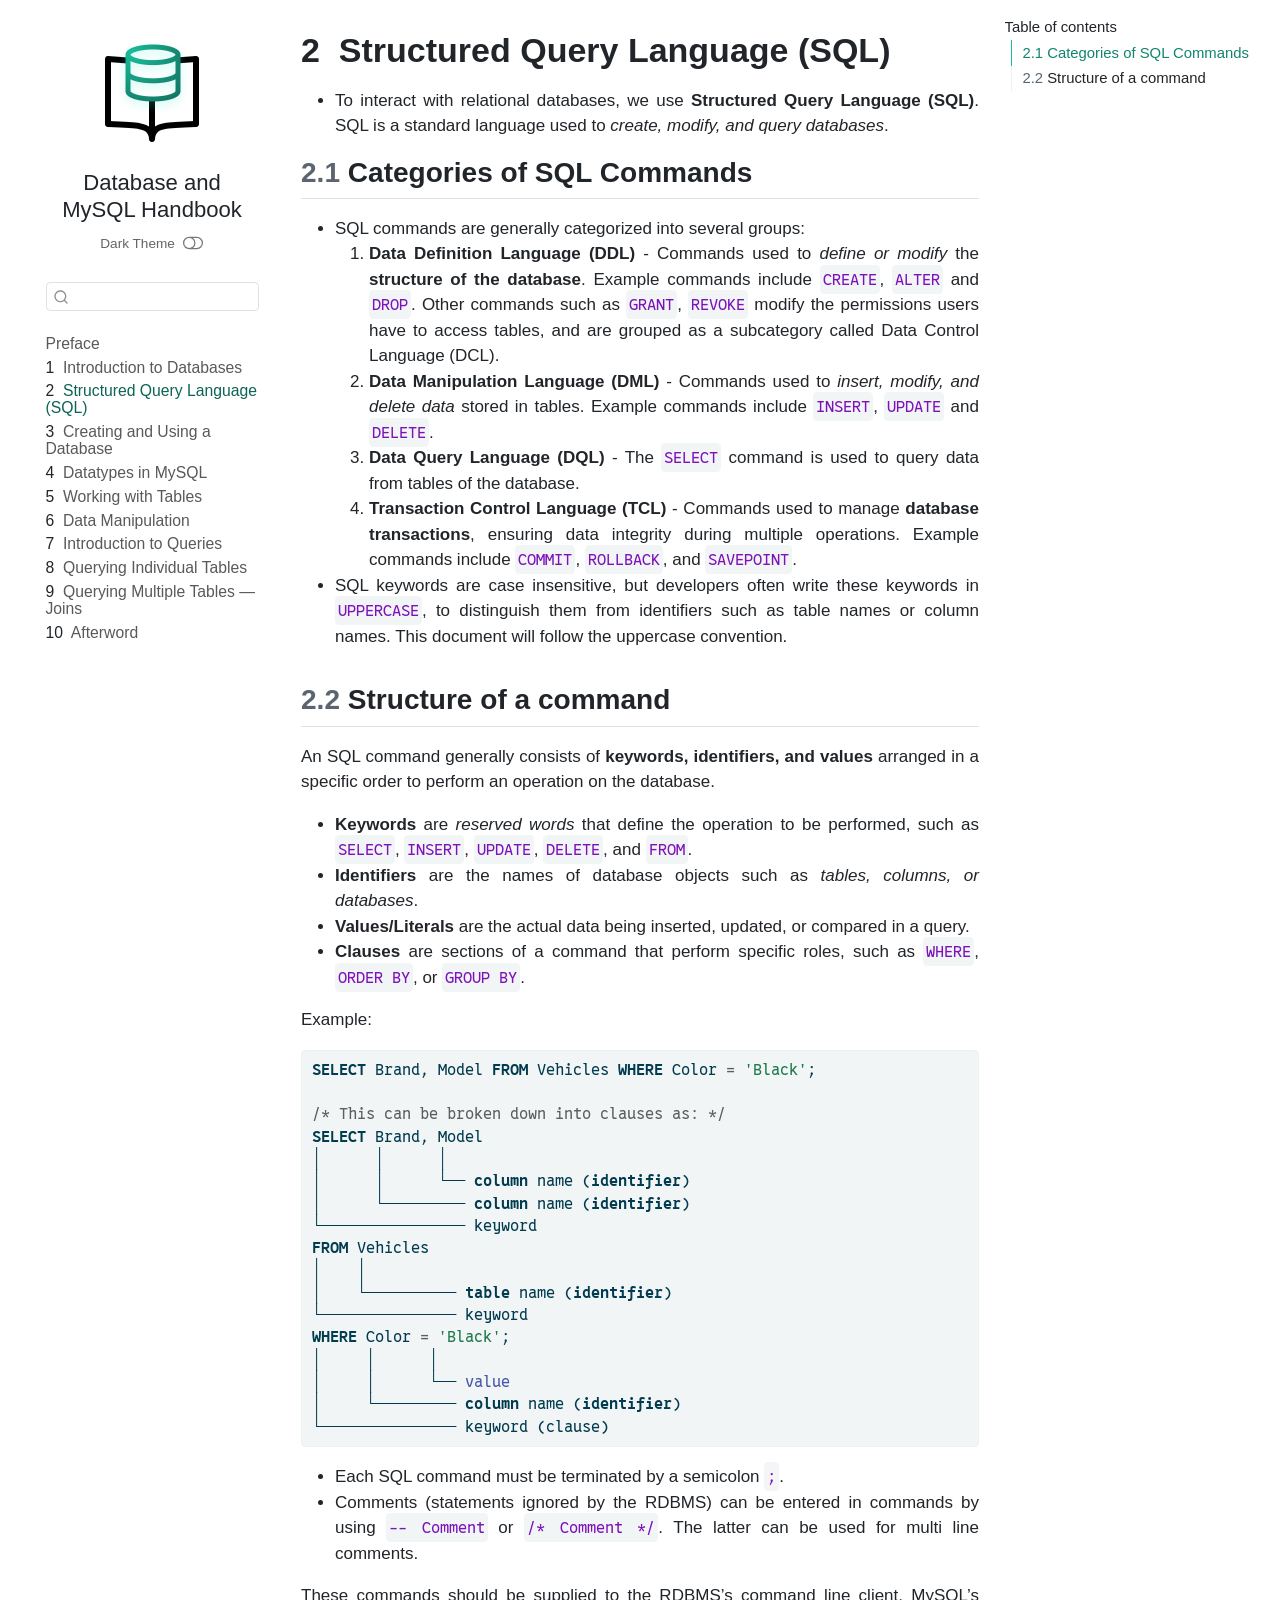
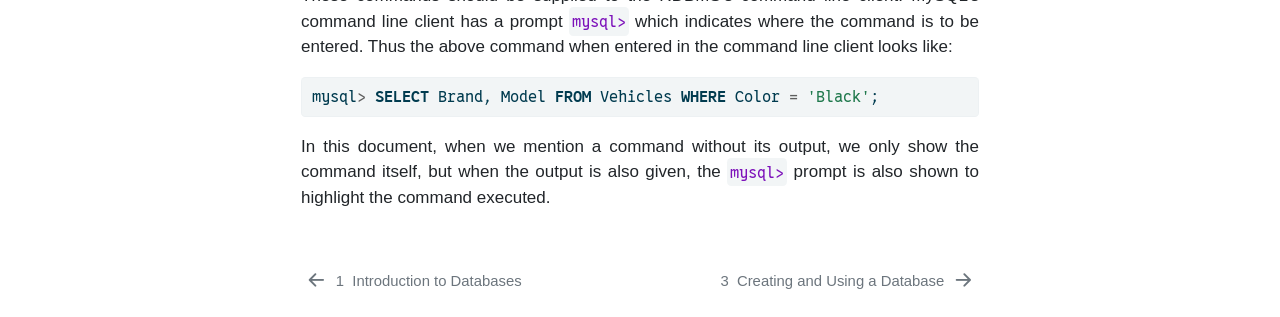
<file: sql.html>
<!DOCTYPE html>
<html xmlns="http://www.w3.org/1999/xhtml" lang="en" xml:lang="en"><head>

<meta charset="utf-8">
<meta name="generator" content="quarto-1.9.36">

<meta name="viewport" content="width=device-width, initial-scale=1.0, user-scalable=yes">

<meta name="description" content="A handbook to quickly understand Relational Databases and the basics of SQL with MySQL">

<title>2&nbsp; Structured Query Language (SQL) – Database and MySQL Handbook</title>
<style>
/* Default styles provided by pandoc.
** See https://pandoc.org/MANUAL.html#variables-for-html for config info.
*/
code{white-space: pre-wrap;}
span.smallcaps{font-variant: small-caps;}
div.columns{display: flex; gap: min(4vw, 1.5em);}
div.column{flex: auto; overflow-x: auto;}
div.hanging-indent{margin-left: 1.5em; text-indent: -1.5em;}
ul.task-list{list-style: none;}
ul.task-list li input[type="checkbox"] {
  width: 0.8em;
  margin: 0 0.8em 0.2em -1em; /* quarto-specific, see https://github.com/quarto-dev/quarto-cli/issues/4556 */ 
  vertical-align: middle;
}
/* CSS for syntax highlighting */
html { -webkit-text-size-adjust: 100%; }
pre > code.sourceCode { white-space: pre; position: relative; }
pre > code.sourceCode > span { display: inline-block; line-height: 1.25; }
pre > code.sourceCode > span:empty { height: 1.2em; }
.sourceCode { overflow: visible; }
code.sourceCode > span { color: inherit; text-decoration: inherit; }
div.sourceCode { margin: 1em 0; }
pre.sourceCode { margin: 0; }
@media screen {
div.sourceCode { overflow: auto; }
}
@media print {
pre > code.sourceCode { white-space: pre-wrap; }
pre > code.sourceCode > span { text-indent: -5em; padding-left: 5em; }
}
pre.numberSource code
  { counter-reset: source-line 0; }
pre.numberSource code > span
  { position: relative; left: -4em; counter-increment: source-line; }
pre.numberSource code > span > a:first-child::before
  { content: counter(source-line);
    position: relative; left: -1em; text-align: right; vertical-align: baseline;
    border: none; display: inline-block;
    -webkit-touch-callout: none; -webkit-user-select: none;
    -khtml-user-select: none; -moz-user-select: none;
    -ms-user-select: none; user-select: none;
    padding: 0 4px; width: 4em;
  }
pre.numberSource { margin-left: 3em;  padding-left: 4px; }
div.sourceCode
  {   }
@media screen {
pre > code.sourceCode > span > a:first-child::before { text-decoration: underline; }
}
</style>


<script src="site_libs/quarto-nav/quarto-nav.js"></script>
<script src="site_libs/quarto-nav/headroom.min.js"></script>
<script src="site_libs/clipboard/clipboard.min.js"></script>
<script src="site_libs/quarto-search/autocomplete.umd.js"></script>
<script src="site_libs/quarto-search/fuse.min.js"></script>
<script src="site_libs/quarto-search/quarto-search.js"></script>
<meta name="quarto:offset" content="./">
<link href="./dbcreate.html" rel="next">
<link href="./intro.html" rel="prev">
<link href="./favicon.png" rel="icon" type="image/png">
<script src="site_libs/quarto-html/quarto.js" type="module"></script>
<script src="site_libs/quarto-html/tabsets/tabsets.js" type="module"></script>
<script src="site_libs/quarto-html/popper.min.js"></script>
<script src="site_libs/quarto-html/tippy.umd.min.js"></script>
<script src="site_libs/quarto-html/anchor.min.js"></script>
<link href="site_libs/quarto-html/tippy.css" rel="stylesheet">
<link href="site_libs/quarto-html/quarto-syntax-highlighting-845c23b38eaddc0f92fda52bfe77a8c8.css" rel="stylesheet" class="quarto-color-scheme" id="quarto-text-highlighting-styles">
<link href="site_libs/quarto-html/quarto-syntax-highlighting-dark-cea25e2310d9ee8b66de880732a0fbab.css" rel="stylesheet" class="quarto-color-scheme quarto-color-alternate" id="quarto-text-highlighting-styles">
<link href="site_libs/quarto-html/quarto-syntax-highlighting-845c23b38eaddc0f92fda52bfe77a8c8.css" rel="stylesheet" class="quarto-color-scheme-extra" id="quarto-text-highlighting-styles">
<script src="site_libs/bootstrap/bootstrap.min.js"></script>
<link href="site_libs/bootstrap/bootstrap-icons.css" rel="stylesheet">
<link href="site_libs/bootstrap/bootstrap-527d7be6a69381a91f154d81cf33f55a.min.css" rel="stylesheet" append-hash="true" class="quarto-color-scheme" id="quarto-bootstrap" data-mode="light">
<link href="site_libs/bootstrap/bootstrap-dark-7a7500061e77e2f93726f4d1fbfbece8.min.css" rel="stylesheet" append-hash="true" class="quarto-color-scheme quarto-color-alternate" id="quarto-bootstrap" data-mode="dark">
<link href="site_libs/bootstrap/bootstrap-527d7be6a69381a91f154d81cf33f55a.min.css" rel="stylesheet" append-hash="true" class="quarto-color-scheme-extra" id="quarto-bootstrap" data-mode="light">
<script id="quarto-search-options" type="application/json">{
  "location": "sidebar",
  "copy-button": false,
  "collapse-after": 3,
  "panel-placement": "start",
  "type": "textbox",
  "limit": 50,
  "keyboard-shortcut": [
    "f",
    "/",
    "s"
  ],
  "show-item-context": false,
  "language": {
    "search-no-results-text": "No results",
    "search-matching-documents-text": "matching documents",
    "search-copy-link-title": "Copy link to search",
    "search-hide-matches-text": "Hide additional matches",
    "search-more-match-text": "more match in this document",
    "search-more-matches-text": "more matches in this document",
    "search-clear-button-title": "Clear",
    "search-text-placeholder": "",
    "search-detached-cancel-button-title": "Cancel",
    "search-submit-button-title": "Submit",
    "search-label": "Search"
  }
}</script>
<meta name="google-site-verification" content="E2IjgLpsup0krpIu0F24kKujuLAN88b79BQCm2hC8fA">


<link rel="stylesheet" href="main.css">
<meta property="og:title" content="2&nbsp; Structured Query Language (SQL) – Database and MySQL Handbook">
<meta property="og:description" content="A handbook to quickly understand Relational Databases and the basics of SQL with MySQL">
<meta property="og:image" content="https://brin.is-a.dev/db-mysql-handbook/banner.png">
<meta property="og:site_name" content="Database and MySQL Handbook">
<meta property="og:locale" content="en_US">
<meta property="og:image:height" content="500">
<meta property="og:image:width" content="1000">
<meta name="twitter:title" content="2&nbsp; Structured Query Language (SQL) – Database and MySQL Handbook">
<meta name="twitter:description" content="A handbook to quickly understand Relational Databases and the basics of SQL with MySQL">
<meta name="twitter:image" content="https://brin.is-a.dev/db-mysql-handbook/banner.png">
<meta name="twitter:card" content="summary_large_image">
<meta name="twitter:image-height" content="500">
<meta name="twitter:image-width" content="1000">
</head>

<body class="nav-sidebar floating quarto-light"><script id="quarto-html-before-body" type="application/javascript">
    const toggleBodyColorMode = (bsSheetEl) => {
      const mode = bsSheetEl.getAttribute("data-mode");
      const bodyEl = window.document.querySelector("body");
      if (mode === "dark") {
        bodyEl.classList.add("quarto-dark");
        bodyEl.classList.remove("quarto-light");
      } else {
        bodyEl.classList.add("quarto-light");
        bodyEl.classList.remove("quarto-dark");
      }
    }
    const toggleBodyColorPrimary = () => {
      const bsSheetEl = window.document.querySelector("link#quarto-bootstrap:not([rel=disabled-stylesheet])");
      if (bsSheetEl) {
        toggleBodyColorMode(bsSheetEl);
      }
    }
    const setColorSchemeToggle = (alternate) => {
      const toggles = window.document.querySelectorAll('.quarto-color-scheme-toggle');
      for (let i=0; i < toggles.length; i++) {
        const toggle = toggles[i];
        if (toggle) {
          if (alternate) {
            toggle.classList.add("alternate");
          } else {
            toggle.classList.remove("alternate");
          }
        }
      }
    };
    const toggleColorMode = (alternate) => {
      // Switch the stylesheets
      const primaryStylesheets = window.document.querySelectorAll('link.quarto-color-scheme:not(.quarto-color-alternate)');
      const alternateStylesheets = window.document.querySelectorAll('link.quarto-color-scheme.quarto-color-alternate');
      manageTransitions('#quarto-margin-sidebar .nav-link', false);
      if (alternate) {
        // note: dark is layered on light, we don't disable primary!
        enableStylesheet(alternateStylesheets);
        for (const sheetNode of alternateStylesheets) {
          if (sheetNode.id === "quarto-bootstrap") {
            toggleBodyColorMode(sheetNode);
          }
        }
      } else {
        disableStylesheet(alternateStylesheets);
        enableStylesheet(primaryStylesheets)
        toggleBodyColorPrimary();
      }
      manageTransitions('#quarto-margin-sidebar .nav-link', true);
      // Switch the toggles
      setColorSchemeToggle(alternate)
      // Hack to workaround the fact that safari doesn't
      // properly recolor the scrollbar when toggling (#1455)
      if (navigator.userAgent.indexOf('Safari') > 0 && navigator.userAgent.indexOf('Chrome') == -1) {
        manageTransitions("body", false);
        window.scrollTo(0, 1);
        setTimeout(() => {
          window.scrollTo(0, 0);
          manageTransitions("body", true);
        }, 40);
      }
    }
    const disableStylesheet = (stylesheets) => {
      for (let i=0; i < stylesheets.length; i++) {
        const stylesheet = stylesheets[i];
        stylesheet.rel = 'disabled-stylesheet';
      }
    }
    const enableStylesheet = (stylesheets) => {
      for (let i=0; i < stylesheets.length; i++) {
        const stylesheet = stylesheets[i];
        if(stylesheet.rel !== 'stylesheet') { // for Chrome, which will still FOUC without this check
          stylesheet.rel = 'stylesheet';
        }
      }
    }
    const manageTransitions = (selector, allowTransitions) => {
      const els = window.document.querySelectorAll(selector);
      for (let i=0; i < els.length; i++) {
        const el = els[i];
        if (allowTransitions) {
          el.classList.remove('notransition');
        } else {
          el.classList.add('notransition');
        }
      }
    }
    const isFileUrl = () => {
      return window.location.protocol === 'file:';
    }
    const hasAlternateSentinel = () => {
      let styleSentinel = getColorSchemeSentinel();
      if (styleSentinel !== null) {
        return styleSentinel === "alternate";
      } else {
        return false;
      }
    }
    const setStyleSentinel = (alternate) => {
      const value = alternate ? "alternate" : "default";
      if (!isFileUrl()) {
        window.localStorage.setItem("quarto-color-scheme", value);
      } else {
        localAlternateSentinel = value;
      }
    }
    const getColorSchemeSentinel = () => {
      if (!isFileUrl()) {
        const storageValue = window.localStorage.getItem("quarto-color-scheme");
        return storageValue != null ? storageValue : localAlternateSentinel;
      } else {
        return localAlternateSentinel;
      }
    }
    const toggleGiscusIfUsed = (isAlternate, darkModeDefault) => {
      const baseTheme = document.querySelector('#giscus-base-theme')?.value ?? 'light';
      const alternateTheme = document.querySelector('#giscus-alt-theme')?.value ?? 'dark';
      let newTheme = '';
      if(authorPrefersDark) {
        newTheme = isAlternate ? baseTheme : alternateTheme;
      } else {
        newTheme = isAlternate ? alternateTheme : baseTheme;
      }
      const changeGiscusTheme = () => {
        // From: https://github.com/giscus/giscus/issues/336
        const sendMessage = (message) => {
          const iframe = document.querySelector('iframe.giscus-frame');
          if (!iframe) return;
          iframe.contentWindow.postMessage({ giscus: message }, 'https://giscus.app');
        }
        sendMessage({
          setConfig: {
            theme: newTheme
          }
        });
      }
      const isGiscussLoaded = window.document.querySelector('iframe.giscus-frame') !== null;
      if (isGiscussLoaded) {
        changeGiscusTheme();
      }
    };
    const authorPrefersDark = false;
    const queryPrefersDark = window.matchMedia('(prefers-color-scheme: dark)');
    const darkModeDefault = queryPrefersDark.matches;
      document.querySelector('link#quarto-text-highlighting-styles.quarto-color-scheme-extra').rel = 'disabled-stylesheet';
      document.querySelector('link#quarto-bootstrap.quarto-color-scheme-extra').rel = 'disabled-stylesheet';
    let localAlternateSentinel = darkModeDefault ? 'alternate' : 'default';
    // Dark / light mode switch
    window.quartoToggleColorScheme = () => {
      // Read the current dark / light value
      let toAlternate = !hasAlternateSentinel();
      toggleColorMode(toAlternate);
      setStyleSentinel(toAlternate);
      toggleGiscusIfUsed(toAlternate, darkModeDefault);
      window.dispatchEvent(new Event('resize'));
    };
    queryPrefersDark.addEventListener("change", e => {
      if(window.localStorage.getItem("quarto-color-scheme") !== null)
        return;
      const alternate = e.matches
      toggleColorMode(alternate);
      localAlternateSentinel = e.matches ? 'alternate' : 'default'; // this is used alongside local storage!
      toggleGiscusIfUsed(alternate, darkModeDefault);
    });
    // Switch to dark mode if need be
    if (hasAlternateSentinel()) {
      toggleColorMode(true);
    } else {
      toggleColorMode(false);
    }
  </script>

<div id="quarto-search-results"></div>
  <header id="quarto-header" class="headroom fixed-top">
  <nav class="quarto-secondary-nav">
    <div class="container-fluid d-flex">
      <button type="button" class="quarto-btn-toggle btn" data-bs-toggle="collapse" role="button" data-bs-target=".quarto-sidebar-collapse-item" aria-controls="quarto-sidebar" aria-expanded="false" aria-label="Toggle sidebar navigation" onclick="if (window.quartoToggleHeadroom) { window.quartoToggleHeadroom(); }">
        <i class="bi bi-layout-text-sidebar-reverse"></i>
      </button>
        <nav class="quarto-page-breadcrumbs" aria-label="breadcrumb"><ol class="breadcrumb"><li class="breadcrumb-item"><a href="./sql.html"><span class="chapter-number">2</span>&nbsp; <span class="chapter-title">Structured Query Language (SQL)</span></a></li></ol></nav>
        <a class="flex-grow-1" role="navigation" data-bs-toggle="collapse" data-bs-target=".quarto-sidebar-collapse-item" aria-controls="quarto-sidebar" aria-expanded="false" aria-label="Toggle sidebar navigation" onclick="if (window.quartoToggleHeadroom) { window.quartoToggleHeadroom(); }">      
        </a>
      <button type="button" class="btn quarto-search-button" aria-label="Search" onclick="window.quartoOpenSearch();">
        <i class="bi bi-search"></i>
      </button>
    </div>
  </nav>
</header>
<!-- content -->
<div id="quarto-content" class="quarto-container page-columns page-rows-contents page-layout-article">
<!-- sidebar -->
  <nav id="quarto-sidebar" class="sidebar collapse collapse-horizontal quarto-sidebar-collapse-item sidebar-navigation floating overflow-auto">
    <div class="pt-lg-2 mt-2 text-left sidebar-header sidebar-header-stacked">
      <a href="./index.html" class="sidebar-logo-link">
      <img src="./icon.png" alt="" class="sidebar-logo light-content py-0 d-lg-inline d-none">
      <img src="./icon-dark.png" alt="" class="sidebar-logo dark-content py-0 d-lg-inline d-none">
      </a>
    <div class="sidebar-title mb-0 py-0">
      <a href="./">Database and MySQL Handbook</a> 
        <div class="sidebar-tools-main">
  <a href="" class="quarto-color-scheme-toggle quarto-navigation-tool  px-1" onclick="window.quartoToggleColorScheme(); return false;" title="Toggle dark mode"><i class="bi"></i></a>
</div>
    </div>
      </div>
        <div class="mt-2 flex-shrink-0 align-items-center">
        <div class="sidebar-search">
        <div id="quarto-search" class="" title="Search"></div>
        </div>
        </div>
    <div class="sidebar-menu-container"> 
    <ul class="list-unstyled mt-1">
        <li class="sidebar-item">
  <div class="sidebar-item-container"> 
  <a href="./index.html" class="sidebar-item-text sidebar-link">
 <span class="menu-text">Preface</span></a>
  </div>
</li>
        <li class="sidebar-item">
  <div class="sidebar-item-container"> 
  <a href="./intro.html" class="sidebar-item-text sidebar-link">
 <span class="menu-text"><span class="chapter-number">1</span>&nbsp; <span class="chapter-title">Introduction to Databases</span></span></a>
  </div>
</li>
        <li class="sidebar-item">
  <div class="sidebar-item-container"> 
  <a href="./sql.html" class="sidebar-item-text sidebar-link active">
 <span class="menu-text"><span class="chapter-number">2</span>&nbsp; <span class="chapter-title">Structured Query Language (SQL)</span></span></a>
  </div>
</li>
        <li class="sidebar-item">
  <div class="sidebar-item-container"> 
  <a href="./dbcreate.html" class="sidebar-item-text sidebar-link">
 <span class="menu-text"><span class="chapter-number">3</span>&nbsp; <span class="chapter-title">Creating and Using a Database</span></span></a>
  </div>
</li>
        <li class="sidebar-item">
  <div class="sidebar-item-container"> 
  <a href="./datatypes.html" class="sidebar-item-text sidebar-link">
 <span class="menu-text"><span class="chapter-number">4</span>&nbsp; <span class="chapter-title">Datatypes in MySQL</span></span></a>
  </div>
</li>
        <li class="sidebar-item">
  <div class="sidebar-item-container"> 
  <a href="./tables.html" class="sidebar-item-text sidebar-link">
 <span class="menu-text"><span class="chapter-number">5</span>&nbsp; <span class="chapter-title">Working with Tables</span></span></a>
  </div>
</li>
        <li class="sidebar-item">
  <div class="sidebar-item-container"> 
  <a href="./datamanip.html" class="sidebar-item-text sidebar-link">
 <span class="menu-text"><span class="chapter-number">6</span>&nbsp; <span class="chapter-title">Data Manipulation</span></span></a>
  </div>
</li>
        <li class="sidebar-item">
  <div class="sidebar-item-container"> 
  <a href="./simple-queries.html" class="sidebar-item-text sidebar-link">
 <span class="menu-text"><span class="chapter-number">7</span>&nbsp; <span class="chapter-title">Introduction to Queries</span></span></a>
  </div>
</li>
        <li class="sidebar-item">
  <div class="sidebar-item-container"> 
  <a href="./table-queries.html" class="sidebar-item-text sidebar-link">
 <span class="menu-text"><span class="chapter-number">8</span>&nbsp; <span class="chapter-title">Querying Individual Tables</span></span></a>
  </div>
</li>
        <li class="sidebar-item">
  <div class="sidebar-item-container"> 
  <a href="./joins.html" class="sidebar-item-text sidebar-link">
 <span class="menu-text"><span class="chapter-number">9</span>&nbsp; <span class="chapter-title">Querying Multiple Tables — Joins</span></span></a>
  </div>
</li>
        <li class="sidebar-item">
  <div class="sidebar-item-container"> 
  <a href="./afterword.html" class="sidebar-item-text sidebar-link">
 <span class="menu-text"><span class="chapter-number">10</span>&nbsp; <span class="chapter-title">Afterword</span></span></a>
  </div>
</li>
    </ul>
    </div>
</nav>
<div id="quarto-sidebar-glass" class="quarto-sidebar-collapse-item" data-bs-toggle="collapse" data-bs-target=".quarto-sidebar-collapse-item"></div>
<!-- margin-sidebar -->
    <div id="quarto-margin-sidebar" class="sidebar margin-sidebar">
        <nav id="TOC" role="doc-toc" class="toc-active">
    <h2 id="toc-title">Table of contents</h2>
   
  <ul>
  <li><a href="#categories-of-sql-commands" id="toc-categories-of-sql-commands" class="nav-link active" data-scroll-target="#categories-of-sql-commands"><span class="header-section-number">2.1</span> Categories of SQL Commands</a></li>
  <li><a href="#structure-of-a-command" id="toc-structure-of-a-command" class="nav-link" data-scroll-target="#structure-of-a-command"><span class="header-section-number">2.2</span> Structure of a command</a></li>
  </ul>
</nav>
    </div>
<!-- main -->
<main class="content" id="quarto-document-content">


<header id="title-block-header" class="quarto-title-block default">
<div class="quarto-title">
<h1 class="title"><span class="chapter-number">2</span>&nbsp; <span class="chapter-title">Structured Query Language (SQL)</span></h1>
</div>



<div class="quarto-title-meta">

    
  
    
  </div>
  


</header>


<ul>
<li>To interact with relational databases, we use <strong>Structured Query Language (SQL)</strong>. SQL is a standard language used to <em>create, modify, and query databases</em>.</li>
</ul>
<section id="categories-of-sql-commands" class="level2" data-number="2.1">
<h2 data-number="2.1" class="anchored" data-anchor-id="categories-of-sql-commands"><span class="header-section-number">2.1</span> Categories of SQL Commands</h2>
<ul>
<li>SQL commands are generally categorized into several groups:
<ol type="1">
<li><strong>Data Definition Language (DDL)</strong> - Commands used to <em>define or modify</em> the <strong>structure of the database</strong>. Example commands include <code>CREATE</code>, <code>ALTER</code> and <code>DROP</code>. Other commands such as <code>GRANT</code>, <code>REVOKE</code> modify the permissions users have to access tables, and are grouped as a subcategory called Data Control Language (DCL).</li>
<li><strong>Data Manipulation Language (DML)</strong> - Commands used to <em>insert, modify, and delete data</em> stored in tables. Example commands include <code>INSERT</code>, <code>UPDATE</code> and <code>DELETE</code>.</li>
<li><strong>Data Query Language (DQL)</strong> - The <code>SELECT</code> command is used to query data from tables of the database.</li>
<li><strong>Transaction Control Language (TCL)</strong> - Commands used to manage <strong>database transactions</strong>, ensuring data integrity during multiple operations. Example commands include <code>COMMIT</code>, <code>ROLLBACK</code>, and <code>SAVEPOINT</code>.</li>
</ol></li>
<li>SQL keywords are case insensitive, but developers often write these keywords in <code>UPPERCASE</code>, to distinguish them from identifiers such as table names or column names. This document will follow the uppercase convention.</li>
</ul>
</section>
<section id="structure-of-a-command" class="level2" data-number="2.2">
<h2 data-number="2.2" class="anchored" data-anchor-id="structure-of-a-command"><span class="header-section-number">2.2</span> Structure of a command</h2>
<p>An SQL command generally consists of <strong>keywords, identifiers, and values</strong> arranged in a specific order to perform an operation on the database.</p>
<ul>
<li><strong>Keywords</strong> are <em>reserved words</em> that define the operation to be performed, such as <code>SELECT</code>, <code>INSERT</code>, <code>UPDATE</code>, <code>DELETE</code>, and <code>FROM</code>.</li>
<li><strong>Identifiers</strong> are the names of database objects such as <em>tables, columns, or databases</em>.</li>
<li><strong>Values/Literals</strong> are the actual data being inserted, updated, or compared in a query.</li>
<li><strong>Clauses</strong> are sections of a command that perform specific roles, such as <code>WHERE</code>, <code>ORDER BY</code>, or <code>GROUP BY</code>.</li>
</ul>
<p>Example:</p>
<div class="code-copy-outer-scaffold"><div class="sourceCode" id="cb1"><pre class="sourceCode sql code-with-copy"><code class="sourceCode sql"><span id="cb1-1"><a href="#cb1-1" aria-hidden="true" tabindex="-1"></a><span class="kw">SELECT</span> Brand, Model <span class="kw">FROM</span> Vehicles <span class="kw">WHERE</span> Color <span class="op">=</span> <span class="st">'Black'</span>;</span>
<span id="cb1-2"><a href="#cb1-2" aria-hidden="true" tabindex="-1"></a></span>
<span id="cb1-3"><a href="#cb1-3" aria-hidden="true" tabindex="-1"></a><span class="co">/* This can be broken down into clauses as: */</span></span>
<span id="cb1-4"><a href="#cb1-4" aria-hidden="true" tabindex="-1"></a><span class="kw">SELECT</span> Brand, Model</span>
<span id="cb1-5"><a href="#cb1-5" aria-hidden="true" tabindex="-1"></a>│      │      │</span>
<span id="cb1-6"><a href="#cb1-6" aria-hidden="true" tabindex="-1"></a>│      │      └── <span class="kw">column</span> name (<span class="kw">identifier</span>)</span>
<span id="cb1-7"><a href="#cb1-7" aria-hidden="true" tabindex="-1"></a>│      └───────── <span class="kw">column</span> name (<span class="kw">identifier</span>)</span>
<span id="cb1-8"><a href="#cb1-8" aria-hidden="true" tabindex="-1"></a>└──────────────── keyword</span>
<span id="cb1-9"><a href="#cb1-9" aria-hidden="true" tabindex="-1"></a><span class="kw">FROM</span> Vehicles</span>
<span id="cb1-10"><a href="#cb1-10" aria-hidden="true" tabindex="-1"></a>│    │</span>
<span id="cb1-11"><a href="#cb1-11" aria-hidden="true" tabindex="-1"></a>│    └────────── <span class="kw">table</span> name (<span class="kw">identifier</span>)</span>
<span id="cb1-12"><a href="#cb1-12" aria-hidden="true" tabindex="-1"></a>└─────────────── keyword</span>
<span id="cb1-13"><a href="#cb1-13" aria-hidden="true" tabindex="-1"></a><span class="kw">WHERE</span> Color <span class="op">=</span> <span class="st">'Black'</span>;</span>
<span id="cb1-14"><a href="#cb1-14" aria-hidden="true" tabindex="-1"></a>│     │      │</span>
<span id="cb1-15"><a href="#cb1-15" aria-hidden="true" tabindex="-1"></a>│     │      └── <span class="fu">value</span></span>
<span id="cb1-16"><a href="#cb1-16" aria-hidden="true" tabindex="-1"></a>│     └───────── <span class="kw">column</span> name (<span class="kw">identifier</span>)</span>
<span id="cb1-17"><a href="#cb1-17" aria-hidden="true" tabindex="-1"></a>└─────────────── keyword (clause)</span></code></pre></div><button title="Copy to Clipboard" class="code-copy-button"><i class="bi"></i></button></div>
<ul>
<li>Each SQL command must be terminated by a semicolon <code>;</code>.</li>
<li>Comments (statements ignored by the RDBMS) can be entered in commands by using <code>-- Comment</code> or <code>/* Comment */</code>. The latter can be used for multi line comments.</li>
</ul>
<p>These commands should be supplied to the RDBMS’s command line client. MySQL’s command line client has a prompt <code>mysql&gt;</code> which indicates where the command is to be entered. Thus the above command when entered in the command line client looks like:</p>
<div class="code-copy-outer-scaffold"><div class="sourceCode" id="cb2"><pre class="sourceCode sql code-with-copy"><code class="sourceCode sql"><span id="cb2-1"><a href="#cb2-1" aria-hidden="true" tabindex="-1"></a>mysql<span class="op">&gt;</span> <span class="kw">SELECT</span> Brand, Model <span class="kw">FROM</span> Vehicles <span class="kw">WHERE</span> Color <span class="op">=</span> <span class="st">'Black'</span>;</span></code></pre></div><button title="Copy to Clipboard" class="code-copy-button"><i class="bi"></i></button></div>
<p>In this document, when we mention a command without its output, we only show the command itself, but when the output is also given, the <code>mysql&gt;</code> prompt is also shown to highlight the command executed.</p>


</section>

</main> <!-- /main -->
<script id="quarto-html-after-body" type="application/javascript">
  window.document.addEventListener("DOMContentLoaded", function (event) {
    // Ensure there is a toggle, if there isn't float one in the top right
    if (window.document.querySelector('.quarto-color-scheme-toggle') === null) {
      const a = window.document.createElement('a');
      a.classList.add('top-right');
      a.classList.add('quarto-color-scheme-toggle');
      a.href = "";
      a.onclick = function() { try { window.quartoToggleColorScheme(); } catch {} return false; };
      const i = window.document.createElement("i");
      i.classList.add('bi');
      a.appendChild(i);
      window.document.body.appendChild(a);
    }
    setColorSchemeToggle(hasAlternateSentinel())
    const icon = "";
    const anchorJS = new window.AnchorJS();
    anchorJS.options = {
      placement: 'right',
      icon: icon
    };
    anchorJS.add('.anchored');
    const isCodeAnnotation = (el) => {
      for (const clz of el.classList) {
        if (clz.startsWith('code-annotation-')) {                     
          return true;
        }
      }
      return false;
    }
    const onCopySuccess = function(e) {
      // button target
      const button = e.trigger;
      // don't keep focus
      button.blur();
      // flash "checked"
      button.classList.add('code-copy-button-checked');
      var currentTitle = button.getAttribute("title");
      button.setAttribute("title", "Copied!");
      let tooltip;
      if (window.bootstrap) {
        button.setAttribute("data-bs-toggle", "tooltip");
        button.setAttribute("data-bs-placement", "left");
        button.setAttribute("data-bs-title", "Copied!");
        tooltip = new bootstrap.Tooltip(button, 
          { trigger: "manual", 
            customClass: "code-copy-button-tooltip",
            offset: [0, -8]});
        tooltip.show();    
      }
      setTimeout(function() {
        if (tooltip) {
          tooltip.hide();
          button.removeAttribute("data-bs-title");
          button.removeAttribute("data-bs-toggle");
          button.removeAttribute("data-bs-placement");
        }
        button.setAttribute("title", currentTitle);
        button.classList.remove('code-copy-button-checked');
      }, 1000);
      // clear code selection
      e.clearSelection();
    }
    const getTextToCopy = function(trigger) {
      const outerScaffold = trigger.parentElement.cloneNode(true);
      const codeEl = outerScaffold.querySelector('code');
      for (const childEl of codeEl.children) {
        if (isCodeAnnotation(childEl)) {
          childEl.remove();
        }
      }
      return codeEl.innerText;
    }
    const clipboard = new window.ClipboardJS('.code-copy-button:not([data-in-quarto-modal])', {
      text: getTextToCopy
    });
    clipboard.on('success', onCopySuccess);
    if (window.document.getElementById('quarto-embedded-source-code-modal')) {
      const clipboardModal = new window.ClipboardJS('.code-copy-button[data-in-quarto-modal]', {
        text: getTextToCopy,
        container: window.document.getElementById('quarto-embedded-source-code-modal')
      });
      clipboardModal.on('success', onCopySuccess);
    }
      var localhostRegex = new RegExp(/^(?:http|https):\/\/localhost\:?[0-9]*\//);
      var mailtoRegex = new RegExp(/^mailto:/);
        var filterRegex = new RegExp("https:\/\/brin\.is-a\.dev\/db-mysql-handbook\/");
      var isInternal = (href) => {
          return filterRegex.test(href) || localhostRegex.test(href) || mailtoRegex.test(href);
      }
      // Inspect non-navigation links and adorn them if external
     var links = window.document.querySelectorAll('a[href]:not(.nav-link):not(.navbar-brand):not(.toc-action):not(.sidebar-link):not(.sidebar-item-toggle):not(.pagination-link):not(.no-external):not([aria-hidden]):not(.dropdown-item):not(.quarto-navigation-tool):not(.about-link)');
      for (var i=0; i<links.length; i++) {
        const link = links[i];
        if (!isInternal(link.href)) {
          // undo the damage that might have been done by quarto-nav.js in the case of
          // links that we want to consider external
          if (link.dataset.originalHref !== undefined) {
            link.href = link.dataset.originalHref;
          }
        }
      }
    function tippyHover(el, contentFn, onTriggerFn, onUntriggerFn) {
      const config = {
        allowHTML: true,
        maxWidth: 500,
        delay: 100,
        arrow: false,
        appendTo: function(el) {
            return el.parentElement;
        },
        interactive: true,
        interactiveBorder: 10,
        theme: 'quarto',
        placement: 'bottom-start',
      };
      if (contentFn) {
        config.content = contentFn;
      }
      if (onTriggerFn) {
        config.onTrigger = onTriggerFn;
      }
      if (onUntriggerFn) {
        config.onUntrigger = onUntriggerFn;
      }
      window.tippy(el, config); 
    }
    const noterefs = window.document.querySelectorAll('a[role="doc-noteref"]');
    for (var i=0; i<noterefs.length; i++) {
      const ref = noterefs[i];
      tippyHover(ref, function() {
        // use id or data attribute instead here
        let href = ref.getAttribute('data-footnote-href') || ref.getAttribute('href');
        try { href = new URL(href).hash; } catch {}
        const id = href.replace(/^#\/?/, "");
        const note = window.document.getElementById(id);
        if (note) {
          return note.innerHTML;
        } else {
          return "";
        }
      });
    }
    const xrefs = window.document.querySelectorAll('a.quarto-xref');
    const processXRef = (id, note) => {
      // Strip column container classes
      const stripColumnClz = (el) => {
        el.classList.remove("page-full", "page-columns");
        if (el.children) {
          for (const child of el.children) {
            stripColumnClz(child);
          }
        }
      }
      stripColumnClz(note)
      if (id === null || id.startsWith('sec-')) {
        // Special case sections, only their first couple elements
        const container = document.createElement("div");
        if (note.children && note.children.length > 2) {
          container.appendChild(note.children[0].cloneNode(true));
          for (let i = 1; i < note.children.length; i++) {
            const child = note.children[i];
            if (child.tagName === "P" && child.innerText === "") {
              continue;
            } else {
              container.appendChild(child.cloneNode(true));
              break;
            }
          }
          if (window.Quarto?.typesetMath) {
            window.Quarto.typesetMath(container);
          }
          return container.innerHTML
        } else {
          if (window.Quarto?.typesetMath) {
            window.Quarto.typesetMath(note);
          }
          return note.innerHTML;
        }
      } else {
        // Remove any anchor links if they are present
        const anchorLink = note.querySelector('a.anchorjs-link');
        if (anchorLink) {
          anchorLink.remove();
        }
        if (window.Quarto?.typesetMath) {
          window.Quarto.typesetMath(note);
        }
        if (note.classList.contains("callout")) {
          return note.outerHTML;
        } else {
          return note.innerHTML;
        }
      }
    }
    for (var i=0; i<xrefs.length; i++) {
      const xref = xrefs[i];
      tippyHover(xref, undefined, function(instance) {
        instance.disable();
        let url = xref.getAttribute('href');
        let hash = undefined; 
        if (url.startsWith('#')) {
          hash = url;
        } else {
          try { hash = new URL(url).hash; } catch {}
        }
        if (hash) {
          const id = hash.replace(/^#\/?/, "");
          const note = window.document.getElementById(id);
          if (note !== null) {
            try {
              const html = processXRef(id, note.cloneNode(true));
              instance.setContent(html);
            } finally {
              instance.enable();
              instance.show();
            }
          } else {
            // See if we can fetch this
            fetch(url.split('#')[0])
            .then(res => res.text())
            .then(html => {
              const parser = new DOMParser();
              const htmlDoc = parser.parseFromString(html, "text/html");
              const note = htmlDoc.getElementById(id);
              if (note !== null) {
                const html = processXRef(id, note);
                instance.setContent(html);
              } 
            }).finally(() => {
              instance.enable();
              instance.show();
            });
          }
        } else {
          // See if we can fetch a full url (with no hash to target)
          // This is a special case and we should probably do some content thinning / targeting
          fetch(url)
          .then(res => res.text())
          .then(html => {
            const parser = new DOMParser();
            const htmlDoc = parser.parseFromString(html, "text/html");
            const note = htmlDoc.querySelector('main.content');
            if (note !== null) {
              // This should only happen for chapter cross references
              // (since there is no id in the URL)
              // remove the first header
              if (note.children.length > 0 && note.children[0].tagName === "HEADER") {
                note.children[0].remove();
              }
              const html = processXRef(null, note);
              instance.setContent(html);
            } 
          }).finally(() => {
            instance.enable();
            instance.show();
          });
        }
      }, function(instance) {
      });
    }
        let selectedAnnoteEl;
        const selectorForAnnotation = ( cell, annotation) => {
          let cellAttr = 'data-code-cell="' + cell + '"';
          let lineAttr = 'data-code-annotation="' +  annotation + '"';
          const selector = 'span[' + cellAttr + '][' + lineAttr + ']';
          return selector;
        }
        const selectCodeLines = (annoteEl) => {
          const doc = window.document;
          const targetCell = annoteEl.getAttribute("data-target-cell");
          const targetAnnotation = annoteEl.getAttribute("data-target-annotation");
          const annoteSpan = window.document.querySelector(selectorForAnnotation(targetCell, targetAnnotation));
          const lines = annoteSpan.getAttribute("data-code-lines").split(",");
          const lineIds = lines.map((line) => {
            return targetCell + "-" + line;
          })
          let top = null;
          let height = null;
          let parent = null;
          if (lineIds.length > 0) {
              //compute the position of the single el (top and bottom and make a div)
              const el = window.document.getElementById(lineIds[0]);
              top = el.offsetTop;
              height = el.offsetHeight;
              parent = el.parentElement.parentElement;
            if (lineIds.length > 1) {
              const lastEl = window.document.getElementById(lineIds[lineIds.length - 1]);
              const bottom = lastEl.offsetTop + lastEl.offsetHeight;
              height = bottom - top;
            }
            if (top !== null && height !== null && parent !== null) {
              // cook up a div (if necessary) and position it 
              let div = window.document.getElementById("code-annotation-line-highlight");
              if (div === null) {
                div = window.document.createElement("div");
                div.setAttribute("id", "code-annotation-line-highlight");
                div.style.position = 'absolute';
                parent.appendChild(div);
              }
              div.style.top = top - 2 + "px";
              div.style.height = height + 4 + "px";
              div.style.left = 0;
              let gutterDiv = window.document.getElementById("code-annotation-line-highlight-gutter");
              if (gutterDiv === null) {
                gutterDiv = window.document.createElement("div");
                gutterDiv.setAttribute("id", "code-annotation-line-highlight-gutter");
                gutterDiv.style.position = 'absolute';
                const codeCell = window.document.getElementById(targetCell);
                const gutter = codeCell.querySelector('.code-annotation-gutter');
                gutter.appendChild(gutterDiv);
              }
              gutterDiv.style.top = top - 2 + "px";
              gutterDiv.style.height = height + 4 + "px";
            }
            selectedAnnoteEl = annoteEl;
          }
        };
        const unselectCodeLines = () => {
          const elementsIds = ["code-annotation-line-highlight", "code-annotation-line-highlight-gutter"];
          elementsIds.forEach((elId) => {
            const div = window.document.getElementById(elId);
            if (div) {
              div.remove();
            }
          });
          selectedAnnoteEl = undefined;
        };
          // Handle positioning of the toggle
      window.addEventListener(
        "resize",
        throttle(() => {
          elRect = undefined;
          if (selectedAnnoteEl) {
            selectCodeLines(selectedAnnoteEl);
          }
        }, 10)
      );
      function throttle(fn, ms) {
      let throttle = false;
      let timer;
        return (...args) => {
          if(!throttle) { // first call gets through
              fn.apply(this, args);
              throttle = true;
          } else { // all the others get throttled
              if(timer) clearTimeout(timer); // cancel #2
              timer = setTimeout(() => {
                fn.apply(this, args);
                timer = throttle = false;
              }, ms);
          }
        };
      }
        // Attach click handler to the DT
        const annoteDls = window.document.querySelectorAll('dt[data-target-cell]');
        for (const annoteDlNode of annoteDls) {
          annoteDlNode.addEventListener('click', (event) => {
            const clickedEl = event.target;
            if (clickedEl !== selectedAnnoteEl) {
              unselectCodeLines();
              const activeEl = window.document.querySelector('dt[data-target-cell].code-annotation-active');
              if (activeEl) {
                activeEl.classList.remove('code-annotation-active');
              }
              selectCodeLines(clickedEl);
              clickedEl.classList.add('code-annotation-active');
            } else {
              // Unselect the line
              unselectCodeLines();
              clickedEl.classList.remove('code-annotation-active');
            }
          });
        }
    const findCites = (el) => {
      const parentEl = el.parentElement;
      if (parentEl) {
        const cites = parentEl.dataset.cites;
        if (cites) {
          return {
            el,
            cites: cites.split(' ')
          };
        } else {
          return findCites(el.parentElement)
        }
      } else {
        return undefined;
      }
    };
    var bibliorefs = window.document.querySelectorAll('a[role="doc-biblioref"]');
    for (var i=0; i<bibliorefs.length; i++) {
      const ref = bibliorefs[i];
      const citeInfo = findCites(ref);
      if (citeInfo) {
        tippyHover(citeInfo.el, function() {
          var popup = window.document.createElement('div');
          citeInfo.cites.forEach(function(cite) {
            var citeDiv = window.document.createElement('div');
            citeDiv.classList.add('hanging-indent');
            citeDiv.classList.add('csl-entry');
            var biblioDiv = window.document.getElementById('ref-' + cite);
            if (biblioDiv) {
              citeDiv.innerHTML = biblioDiv.innerHTML;
            }
            popup.appendChild(citeDiv);
          });
          return popup.innerHTML;
        });
      }
    }
  });
  </script>
<nav class="page-navigation">
  <div class="nav-page nav-page-previous">
      <a href="./intro.html" class="pagination-link" aria-label="Introduction to Databases">
        <i class="bi bi-arrow-left-short"></i> <span class="nav-page-text"><span class="chapter-number">1</span>&nbsp; <span class="chapter-title">Introduction to Databases</span></span>
      </a>          
  </div>
  <div class="nav-page nav-page-next">
      <a href="./dbcreate.html" class="pagination-link" aria-label="Creating and Using a Database">
        <span class="nav-page-text"><span class="chapter-number">3</span>&nbsp; <span class="chapter-title">Creating and Using a Database</span></span> <i class="bi bi-arrow-right-short"></i>
      </a>
  </div>
</nav>
</div> <!-- /content -->




</body></html>
</file>
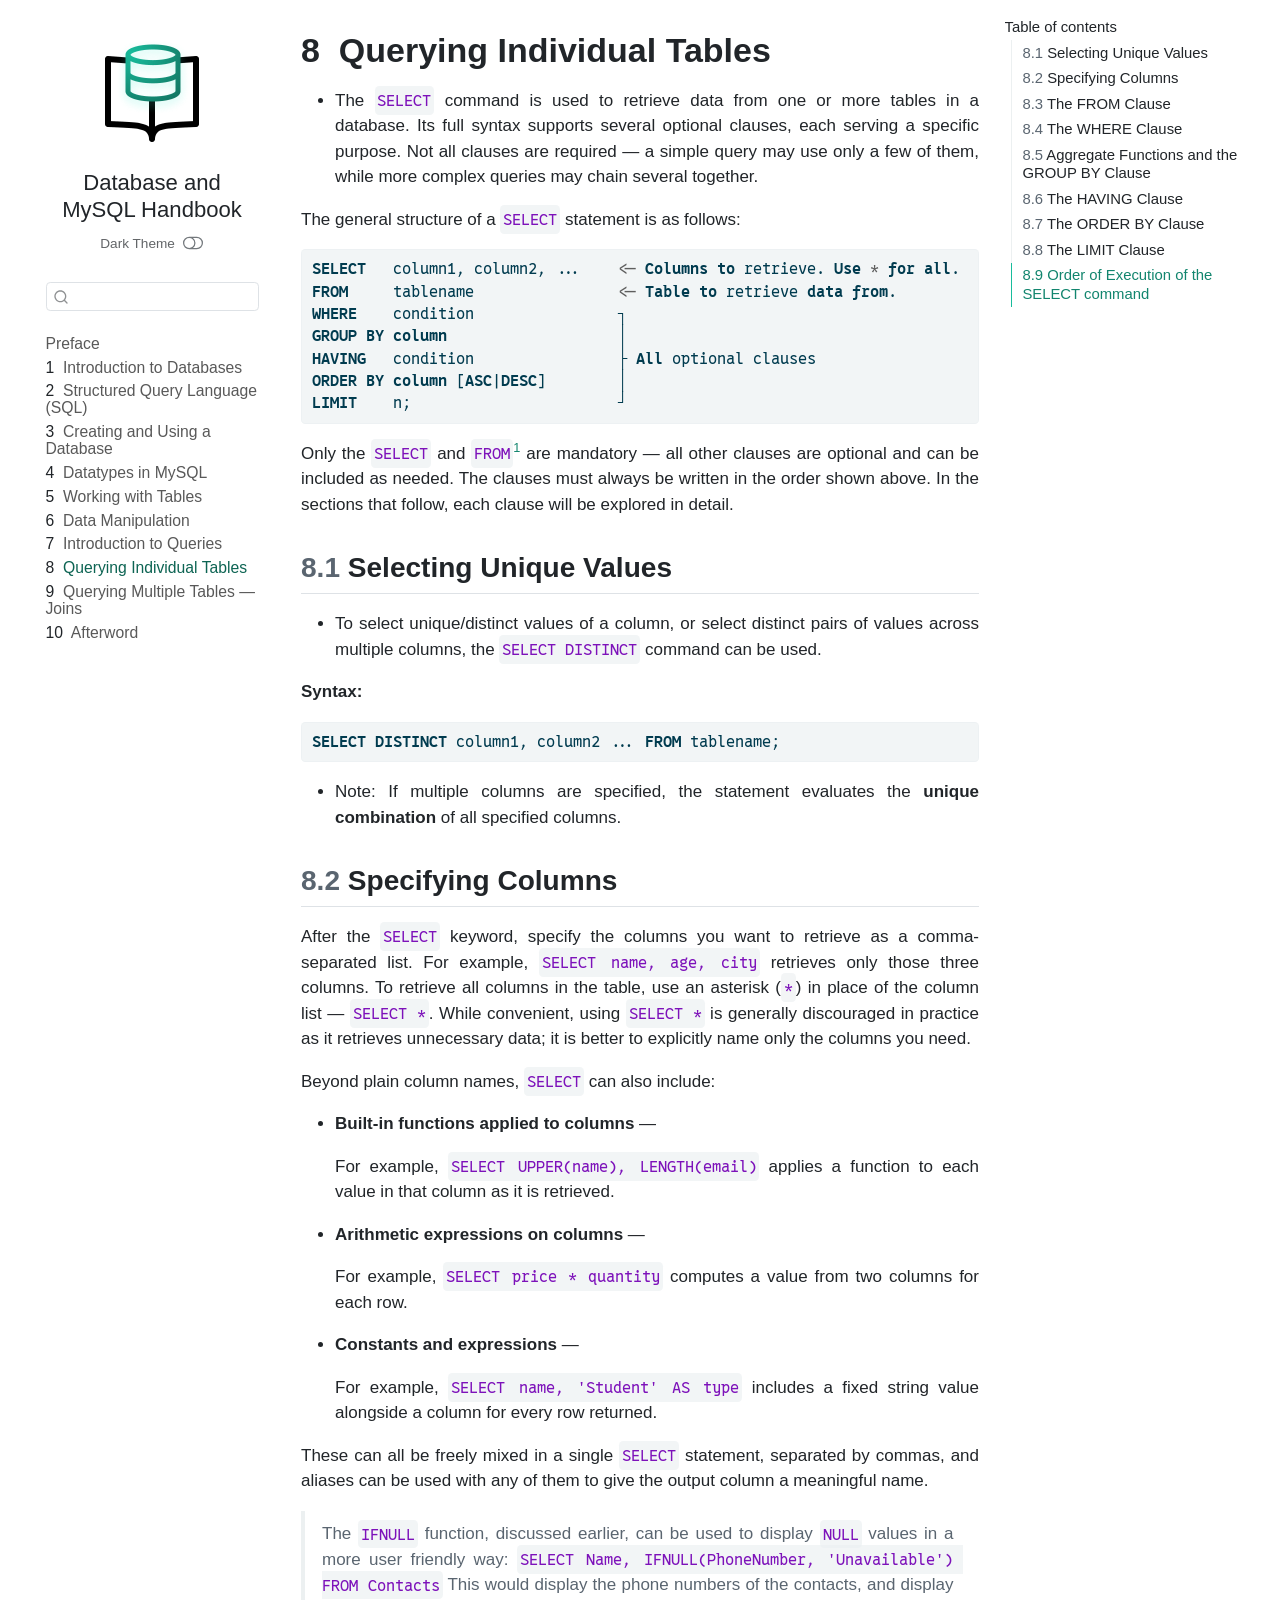
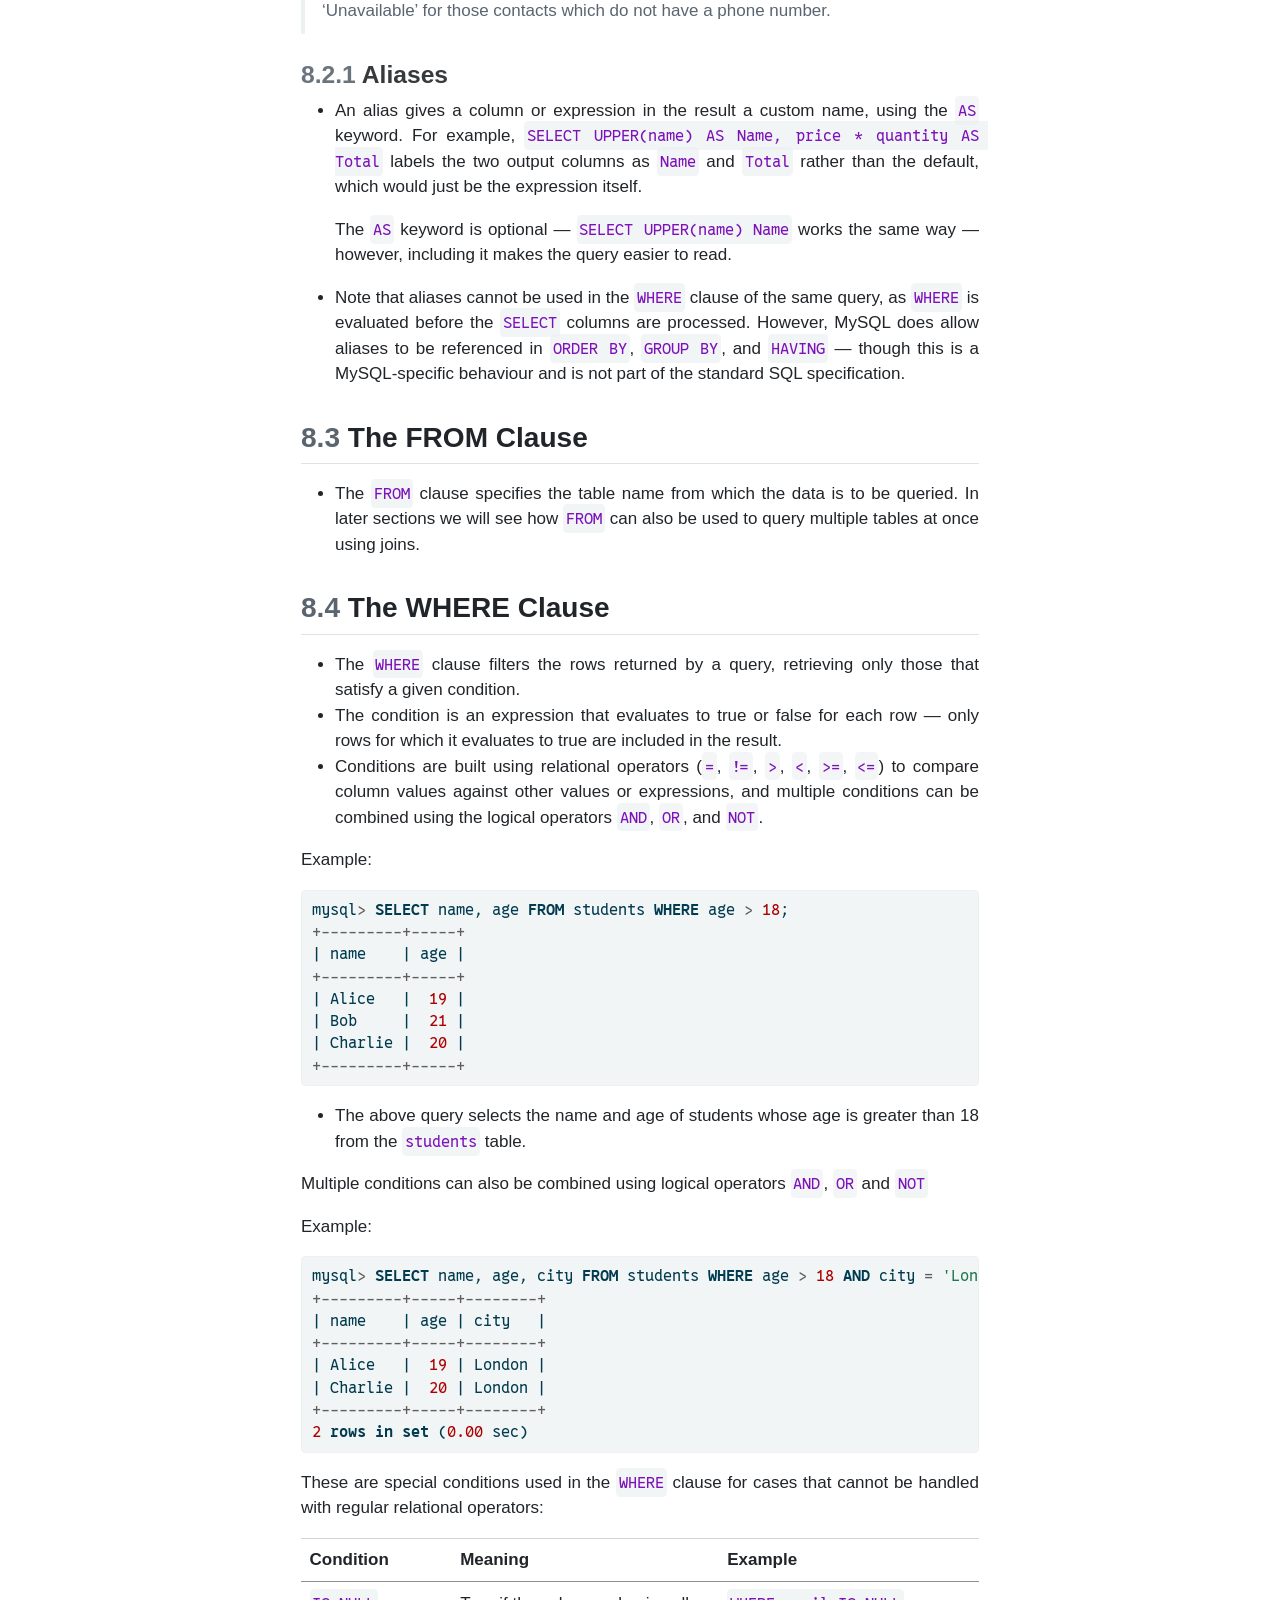
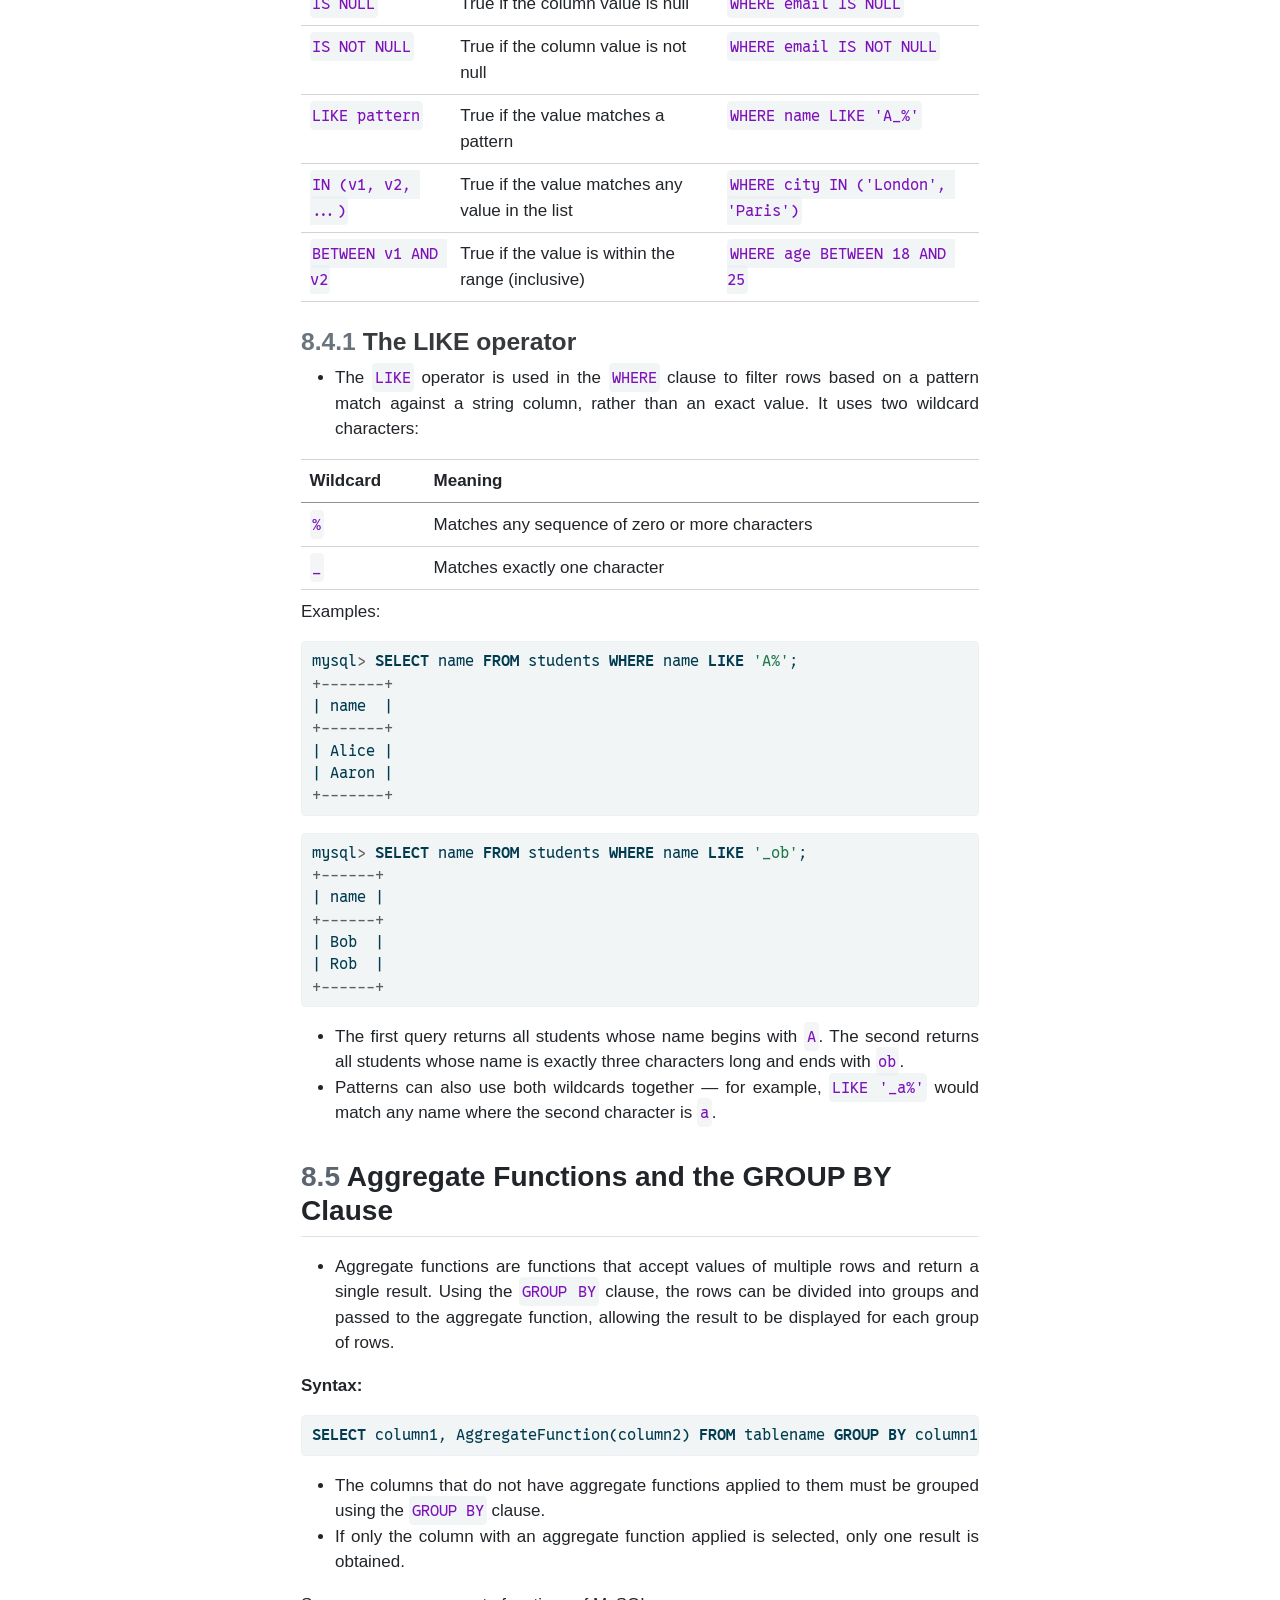
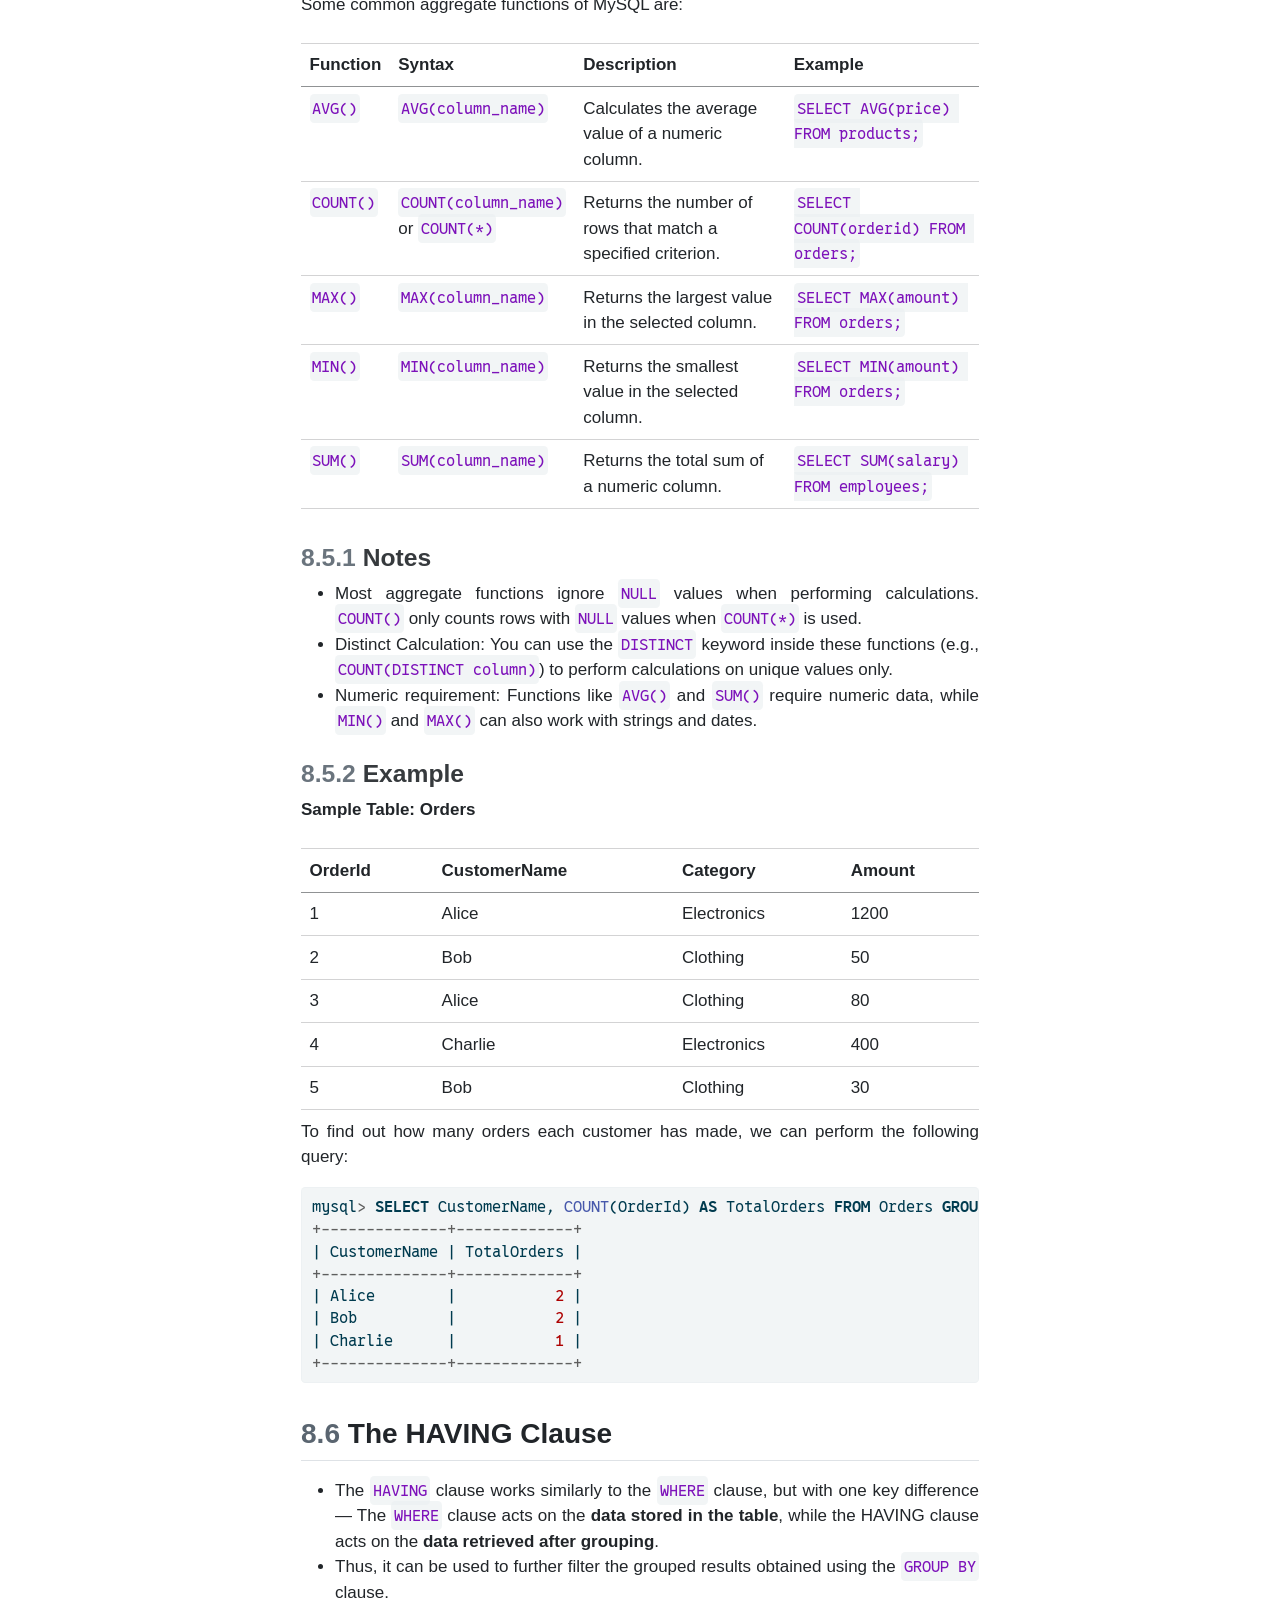
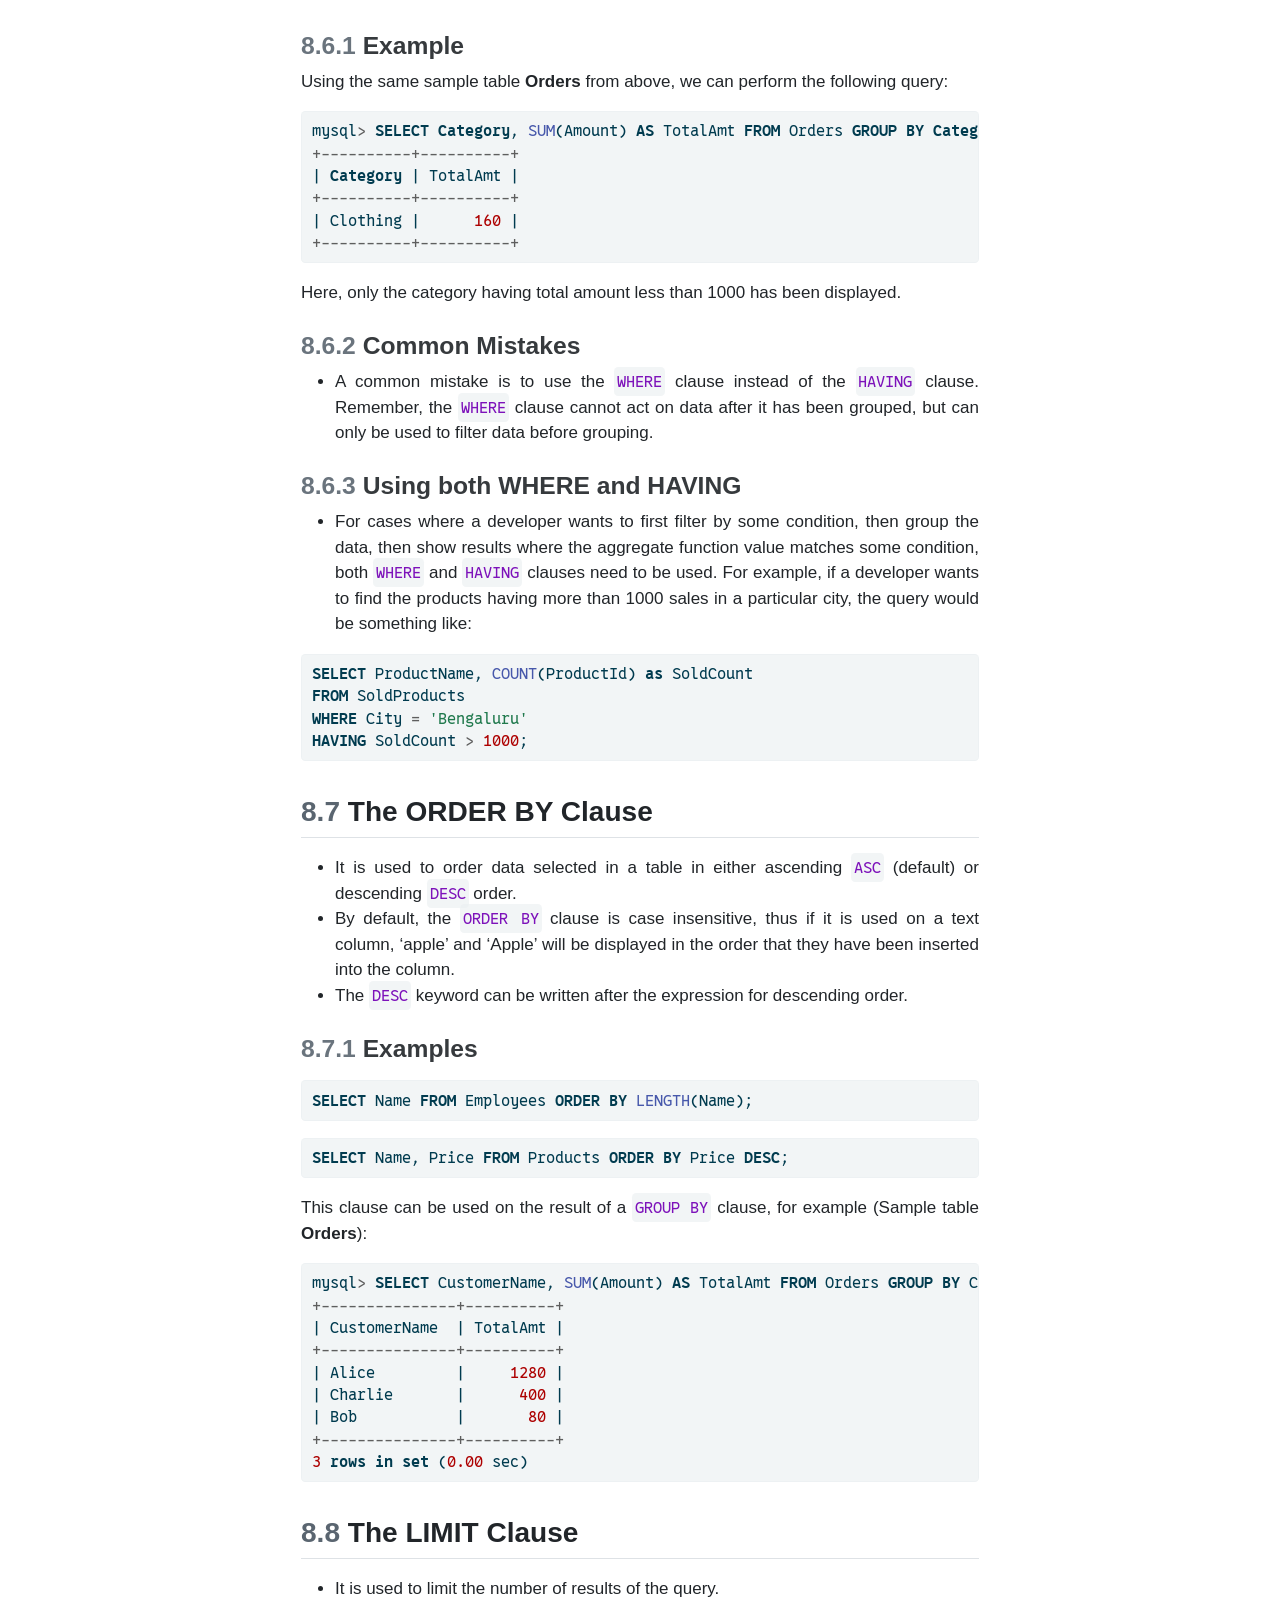
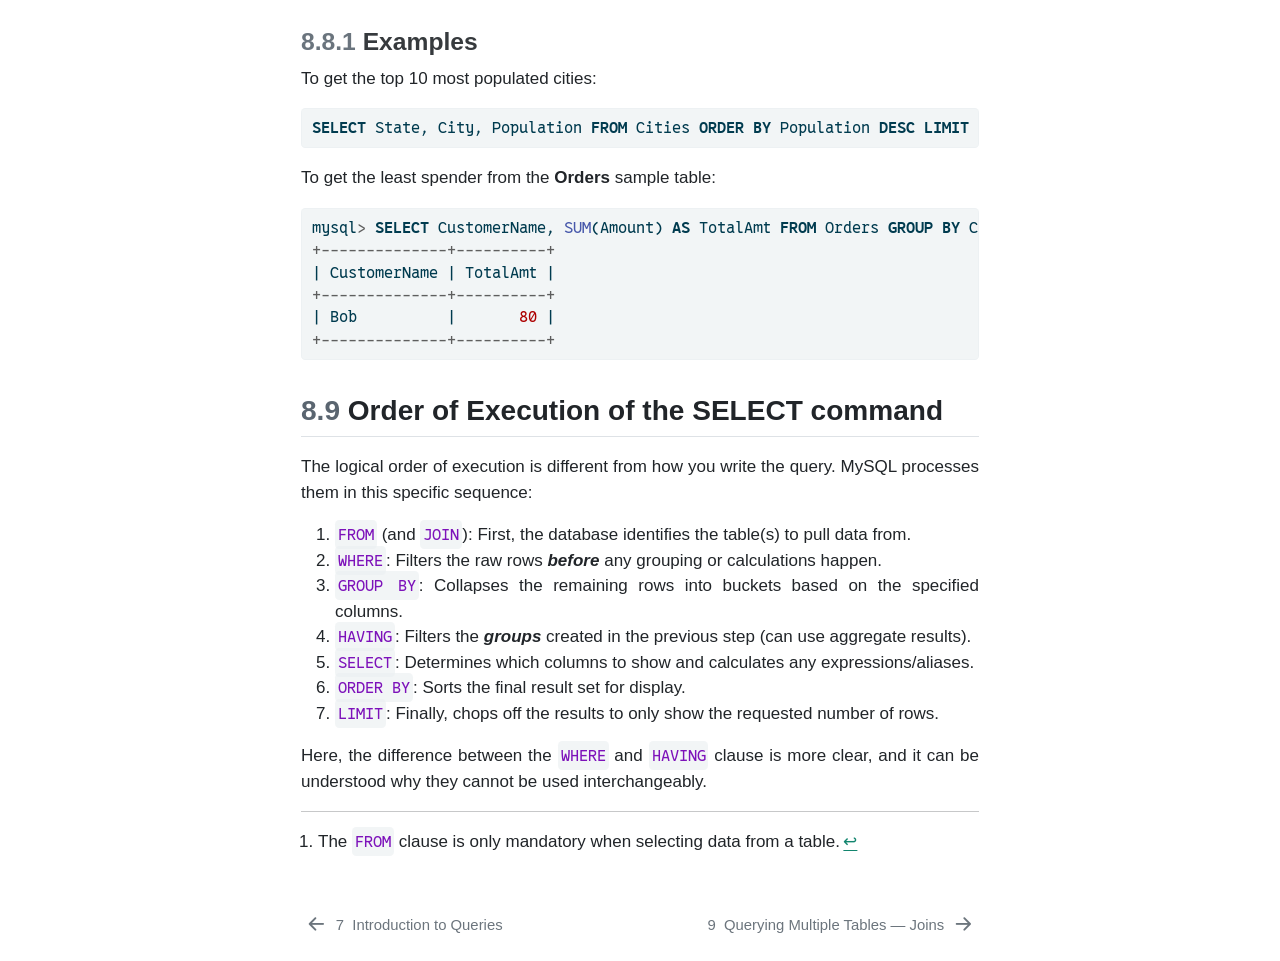
<file: table-queries.html>
<!DOCTYPE html>
<html xmlns="http://www.w3.org/1999/xhtml" lang="en" xml:lang="en"><head>

<meta charset="utf-8">
<meta name="generator" content="quarto-1.9.36">

<meta name="viewport" content="width=device-width, initial-scale=1.0, user-scalable=yes">

<meta name="description" content="A handbook to quickly understand Relational Databases and the basics of SQL with MySQL">

<title>8&nbsp; Querying Individual Tables – Database and MySQL Handbook</title>
<style>
/* Default styles provided by pandoc.
** See https://pandoc.org/MANUAL.html#variables-for-html for config info.
*/
code{white-space: pre-wrap;}
span.smallcaps{font-variant: small-caps;}
div.columns{display: flex; gap: min(4vw, 1.5em);}
div.column{flex: auto; overflow-x: auto;}
div.hanging-indent{margin-left: 1.5em; text-indent: -1.5em;}
ul.task-list{list-style: none;}
ul.task-list li input[type="checkbox"] {
  width: 0.8em;
  margin: 0 0.8em 0.2em -1em; /* quarto-specific, see https://github.com/quarto-dev/quarto-cli/issues/4556 */ 
  vertical-align: middle;
}
/* CSS for syntax highlighting */
html { -webkit-text-size-adjust: 100%; }
pre > code.sourceCode { white-space: pre; position: relative; }
pre > code.sourceCode > span { display: inline-block; line-height: 1.25; }
pre > code.sourceCode > span:empty { height: 1.2em; }
.sourceCode { overflow: visible; }
code.sourceCode > span { color: inherit; text-decoration: inherit; }
div.sourceCode { margin: 1em 0; }
pre.sourceCode { margin: 0; }
@media screen {
div.sourceCode { overflow: auto; }
}
@media print {
pre > code.sourceCode { white-space: pre-wrap; }
pre > code.sourceCode > span { text-indent: -5em; padding-left: 5em; }
}
pre.numberSource code
  { counter-reset: source-line 0; }
pre.numberSource code > span
  { position: relative; left: -4em; counter-increment: source-line; }
pre.numberSource code > span > a:first-child::before
  { content: counter(source-line);
    position: relative; left: -1em; text-align: right; vertical-align: baseline;
    border: none; display: inline-block;
    -webkit-touch-callout: none; -webkit-user-select: none;
    -khtml-user-select: none; -moz-user-select: none;
    -ms-user-select: none; user-select: none;
    padding: 0 4px; width: 4em;
  }
pre.numberSource { margin-left: 3em;  padding-left: 4px; }
div.sourceCode
  {   }
@media screen {
pre > code.sourceCode > span > a:first-child::before { text-decoration: underline; }
}
</style>


<script src="site_libs/quarto-nav/quarto-nav.js"></script>
<script src="site_libs/quarto-nav/headroom.min.js"></script>
<script src="site_libs/clipboard/clipboard.min.js"></script>
<script src="site_libs/quarto-search/autocomplete.umd.js"></script>
<script src="site_libs/quarto-search/fuse.min.js"></script>
<script src="site_libs/quarto-search/quarto-search.js"></script>
<meta name="quarto:offset" content="./">
<link href="./joins.html" rel="next">
<link href="./simple-queries.html" rel="prev">
<link href="./favicon.png" rel="icon" type="image/png">
<script src="site_libs/quarto-html/quarto.js" type="module"></script>
<script src="site_libs/quarto-html/tabsets/tabsets.js" type="module"></script>
<script src="site_libs/quarto-html/popper.min.js"></script>
<script src="site_libs/quarto-html/tippy.umd.min.js"></script>
<script src="site_libs/quarto-html/anchor.min.js"></script>
<link href="site_libs/quarto-html/tippy.css" rel="stylesheet">
<link href="site_libs/quarto-html/quarto-syntax-highlighting-845c23b38eaddc0f92fda52bfe77a8c8.css" rel="stylesheet" class="quarto-color-scheme" id="quarto-text-highlighting-styles">
<link href="site_libs/quarto-html/quarto-syntax-highlighting-dark-cea25e2310d9ee8b66de880732a0fbab.css" rel="stylesheet" class="quarto-color-scheme quarto-color-alternate" id="quarto-text-highlighting-styles">
<link href="site_libs/quarto-html/quarto-syntax-highlighting-845c23b38eaddc0f92fda52bfe77a8c8.css" rel="stylesheet" class="quarto-color-scheme-extra" id="quarto-text-highlighting-styles">
<script src="site_libs/bootstrap/bootstrap.min.js"></script>
<link href="site_libs/bootstrap/bootstrap-icons.css" rel="stylesheet">
<link href="site_libs/bootstrap/bootstrap-527d7be6a69381a91f154d81cf33f55a.min.css" rel="stylesheet" append-hash="true" class="quarto-color-scheme" id="quarto-bootstrap" data-mode="light">
<link href="site_libs/bootstrap/bootstrap-dark-7a7500061e77e2f93726f4d1fbfbece8.min.css" rel="stylesheet" append-hash="true" class="quarto-color-scheme quarto-color-alternate" id="quarto-bootstrap" data-mode="dark">
<link href="site_libs/bootstrap/bootstrap-527d7be6a69381a91f154d81cf33f55a.min.css" rel="stylesheet" append-hash="true" class="quarto-color-scheme-extra" id="quarto-bootstrap" data-mode="light">
<script id="quarto-search-options" type="application/json">{
  "location": "sidebar",
  "copy-button": false,
  "collapse-after": 3,
  "panel-placement": "start",
  "type": "textbox",
  "limit": 50,
  "keyboard-shortcut": [
    "f",
    "/",
    "s"
  ],
  "show-item-context": false,
  "language": {
    "search-no-results-text": "No results",
    "search-matching-documents-text": "matching documents",
    "search-copy-link-title": "Copy link to search",
    "search-hide-matches-text": "Hide additional matches",
    "search-more-match-text": "more match in this document",
    "search-more-matches-text": "more matches in this document",
    "search-clear-button-title": "Clear",
    "search-text-placeholder": "",
    "search-detached-cancel-button-title": "Cancel",
    "search-submit-button-title": "Submit",
    "search-label": "Search"
  }
}</script>
<meta name="google-site-verification" content="E2IjgLpsup0krpIu0F24kKujuLAN88b79BQCm2hC8fA">


<link rel="stylesheet" href="main.css">
<meta property="og:title" content="8&nbsp; Querying Individual Tables – Database and MySQL Handbook">
<meta property="og:description" content="A handbook to quickly understand Relational Databases and the basics of SQL with MySQL">
<meta property="og:image" content="https://brin.is-a.dev/db-mysql-handbook/banner.png">
<meta property="og:site_name" content="Database and MySQL Handbook">
<meta property="og:locale" content="en_US">
<meta property="og:image:height" content="500">
<meta property="og:image:width" content="1000">
<meta name="twitter:title" content="8&nbsp; Querying Individual Tables – Database and MySQL Handbook">
<meta name="twitter:description" content="A handbook to quickly understand Relational Databases and the basics of SQL with MySQL">
<meta name="twitter:image" content="https://brin.is-a.dev/db-mysql-handbook/banner.png">
<meta name="twitter:card" content="summary_large_image">
<meta name="twitter:image-height" content="500">
<meta name="twitter:image-width" content="1000">
</head>

<body class="nav-sidebar floating quarto-light"><script id="quarto-html-before-body" type="application/javascript">
    const toggleBodyColorMode = (bsSheetEl) => {
      const mode = bsSheetEl.getAttribute("data-mode");
      const bodyEl = window.document.querySelector("body");
      if (mode === "dark") {
        bodyEl.classList.add("quarto-dark");
        bodyEl.classList.remove("quarto-light");
      } else {
        bodyEl.classList.add("quarto-light");
        bodyEl.classList.remove("quarto-dark");
      }
    }
    const toggleBodyColorPrimary = () => {
      const bsSheetEl = window.document.querySelector("link#quarto-bootstrap:not([rel=disabled-stylesheet])");
      if (bsSheetEl) {
        toggleBodyColorMode(bsSheetEl);
      }
    }
    const setColorSchemeToggle = (alternate) => {
      const toggles = window.document.querySelectorAll('.quarto-color-scheme-toggle');
      for (let i=0; i < toggles.length; i++) {
        const toggle = toggles[i];
        if (toggle) {
          if (alternate) {
            toggle.classList.add("alternate");
          } else {
            toggle.classList.remove("alternate");
          }
        }
      }
    };
    const toggleColorMode = (alternate) => {
      // Switch the stylesheets
      const primaryStylesheets = window.document.querySelectorAll('link.quarto-color-scheme:not(.quarto-color-alternate)');
      const alternateStylesheets = window.document.querySelectorAll('link.quarto-color-scheme.quarto-color-alternate');
      manageTransitions('#quarto-margin-sidebar .nav-link', false);
      if (alternate) {
        // note: dark is layered on light, we don't disable primary!
        enableStylesheet(alternateStylesheets);
        for (const sheetNode of alternateStylesheets) {
          if (sheetNode.id === "quarto-bootstrap") {
            toggleBodyColorMode(sheetNode);
          }
        }
      } else {
        disableStylesheet(alternateStylesheets);
        enableStylesheet(primaryStylesheets)
        toggleBodyColorPrimary();
      }
      manageTransitions('#quarto-margin-sidebar .nav-link', true);
      // Switch the toggles
      setColorSchemeToggle(alternate)
      // Hack to workaround the fact that safari doesn't
      // properly recolor the scrollbar when toggling (#1455)
      if (navigator.userAgent.indexOf('Safari') > 0 && navigator.userAgent.indexOf('Chrome') == -1) {
        manageTransitions("body", false);
        window.scrollTo(0, 1);
        setTimeout(() => {
          window.scrollTo(0, 0);
          manageTransitions("body", true);
        }, 40);
      }
    }
    const disableStylesheet = (stylesheets) => {
      for (let i=0; i < stylesheets.length; i++) {
        const stylesheet = stylesheets[i];
        stylesheet.rel = 'disabled-stylesheet';
      }
    }
    const enableStylesheet = (stylesheets) => {
      for (let i=0; i < stylesheets.length; i++) {
        const stylesheet = stylesheets[i];
        if(stylesheet.rel !== 'stylesheet') { // for Chrome, which will still FOUC without this check
          stylesheet.rel = 'stylesheet';
        }
      }
    }
    const manageTransitions = (selector, allowTransitions) => {
      const els = window.document.querySelectorAll(selector);
      for (let i=0; i < els.length; i++) {
        const el = els[i];
        if (allowTransitions) {
          el.classList.remove('notransition');
        } else {
          el.classList.add('notransition');
        }
      }
    }
    const isFileUrl = () => {
      return window.location.protocol === 'file:';
    }
    const hasAlternateSentinel = () => {
      let styleSentinel = getColorSchemeSentinel();
      if (styleSentinel !== null) {
        return styleSentinel === "alternate";
      } else {
        return false;
      }
    }
    const setStyleSentinel = (alternate) => {
      const value = alternate ? "alternate" : "default";
      if (!isFileUrl()) {
        window.localStorage.setItem("quarto-color-scheme", value);
      } else {
        localAlternateSentinel = value;
      }
    }
    const getColorSchemeSentinel = () => {
      if (!isFileUrl()) {
        const storageValue = window.localStorage.getItem("quarto-color-scheme");
        return storageValue != null ? storageValue : localAlternateSentinel;
      } else {
        return localAlternateSentinel;
      }
    }
    const toggleGiscusIfUsed = (isAlternate, darkModeDefault) => {
      const baseTheme = document.querySelector('#giscus-base-theme')?.value ?? 'light';
      const alternateTheme = document.querySelector('#giscus-alt-theme')?.value ?? 'dark';
      let newTheme = '';
      if(authorPrefersDark) {
        newTheme = isAlternate ? baseTheme : alternateTheme;
      } else {
        newTheme = isAlternate ? alternateTheme : baseTheme;
      }
      const changeGiscusTheme = () => {
        // From: https://github.com/giscus/giscus/issues/336
        const sendMessage = (message) => {
          const iframe = document.querySelector('iframe.giscus-frame');
          if (!iframe) return;
          iframe.contentWindow.postMessage({ giscus: message }, 'https://giscus.app');
        }
        sendMessage({
          setConfig: {
            theme: newTheme
          }
        });
      }
      const isGiscussLoaded = window.document.querySelector('iframe.giscus-frame') !== null;
      if (isGiscussLoaded) {
        changeGiscusTheme();
      }
    };
    const authorPrefersDark = false;
    const queryPrefersDark = window.matchMedia('(prefers-color-scheme: dark)');
    const darkModeDefault = queryPrefersDark.matches;
      document.querySelector('link#quarto-text-highlighting-styles.quarto-color-scheme-extra').rel = 'disabled-stylesheet';
      document.querySelector('link#quarto-bootstrap.quarto-color-scheme-extra').rel = 'disabled-stylesheet';
    let localAlternateSentinel = darkModeDefault ? 'alternate' : 'default';
    // Dark / light mode switch
    window.quartoToggleColorScheme = () => {
      // Read the current dark / light value
      let toAlternate = !hasAlternateSentinel();
      toggleColorMode(toAlternate);
      setStyleSentinel(toAlternate);
      toggleGiscusIfUsed(toAlternate, darkModeDefault);
      window.dispatchEvent(new Event('resize'));
    };
    queryPrefersDark.addEventListener("change", e => {
      if(window.localStorage.getItem("quarto-color-scheme") !== null)
        return;
      const alternate = e.matches
      toggleColorMode(alternate);
      localAlternateSentinel = e.matches ? 'alternate' : 'default'; // this is used alongside local storage!
      toggleGiscusIfUsed(alternate, darkModeDefault);
    });
    // Switch to dark mode if need be
    if (hasAlternateSentinel()) {
      toggleColorMode(true);
    } else {
      toggleColorMode(false);
    }
  </script>

<div id="quarto-search-results"></div>
  <header id="quarto-header" class="headroom fixed-top">
  <nav class="quarto-secondary-nav">
    <div class="container-fluid d-flex">
      <button type="button" class="quarto-btn-toggle btn" data-bs-toggle="collapse" role="button" data-bs-target=".quarto-sidebar-collapse-item" aria-controls="quarto-sidebar" aria-expanded="false" aria-label="Toggle sidebar navigation" onclick="if (window.quartoToggleHeadroom) { window.quartoToggleHeadroom(); }">
        <i class="bi bi-layout-text-sidebar-reverse"></i>
      </button>
        <nav class="quarto-page-breadcrumbs" aria-label="breadcrumb"><ol class="breadcrumb"><li class="breadcrumb-item"><a href="./table-queries.html"><span class="chapter-number">8</span>&nbsp; <span class="chapter-title">Querying Individual Tables</span></a></li></ol></nav>
        <a class="flex-grow-1" role="navigation" data-bs-toggle="collapse" data-bs-target=".quarto-sidebar-collapse-item" aria-controls="quarto-sidebar" aria-expanded="false" aria-label="Toggle sidebar navigation" onclick="if (window.quartoToggleHeadroom) { window.quartoToggleHeadroom(); }">      
        </a>
      <button type="button" class="btn quarto-search-button" aria-label="Search" onclick="window.quartoOpenSearch();">
        <i class="bi bi-search"></i>
      </button>
    </div>
  </nav>
</header>
<!-- content -->
<div id="quarto-content" class="quarto-container page-columns page-rows-contents page-layout-article">
<!-- sidebar -->
  <nav id="quarto-sidebar" class="sidebar collapse collapse-horizontal quarto-sidebar-collapse-item sidebar-navigation floating overflow-auto">
    <div class="pt-lg-2 mt-2 text-left sidebar-header sidebar-header-stacked">
      <a href="./index.html" class="sidebar-logo-link">
      <img src="./icon.png" alt="" class="sidebar-logo light-content py-0 d-lg-inline d-none">
      <img src="./icon-dark.png" alt="" class="sidebar-logo dark-content py-0 d-lg-inline d-none">
      </a>
    <div class="sidebar-title mb-0 py-0">
      <a href="./">Database and MySQL Handbook</a> 
        <div class="sidebar-tools-main">
  <a href="" class="quarto-color-scheme-toggle quarto-navigation-tool  px-1" onclick="window.quartoToggleColorScheme(); return false;" title="Toggle dark mode"><i class="bi"></i></a>
</div>
    </div>
      </div>
        <div class="mt-2 flex-shrink-0 align-items-center">
        <div class="sidebar-search">
        <div id="quarto-search" class="" title="Search"></div>
        </div>
        </div>
    <div class="sidebar-menu-container"> 
    <ul class="list-unstyled mt-1">
        <li class="sidebar-item">
  <div class="sidebar-item-container"> 
  <a href="./index.html" class="sidebar-item-text sidebar-link">
 <span class="menu-text">Preface</span></a>
  </div>
</li>
        <li class="sidebar-item">
  <div class="sidebar-item-container"> 
  <a href="./intro.html" class="sidebar-item-text sidebar-link">
 <span class="menu-text"><span class="chapter-number">1</span>&nbsp; <span class="chapter-title">Introduction to Databases</span></span></a>
  </div>
</li>
        <li class="sidebar-item">
  <div class="sidebar-item-container"> 
  <a href="./sql.html" class="sidebar-item-text sidebar-link">
 <span class="menu-text"><span class="chapter-number">2</span>&nbsp; <span class="chapter-title">Structured Query Language (SQL)</span></span></a>
  </div>
</li>
        <li class="sidebar-item">
  <div class="sidebar-item-container"> 
  <a href="./dbcreate.html" class="sidebar-item-text sidebar-link">
 <span class="menu-text"><span class="chapter-number">3</span>&nbsp; <span class="chapter-title">Creating and Using a Database</span></span></a>
  </div>
</li>
        <li class="sidebar-item">
  <div class="sidebar-item-container"> 
  <a href="./datatypes.html" class="sidebar-item-text sidebar-link">
 <span class="menu-text"><span class="chapter-number">4</span>&nbsp; <span class="chapter-title">Datatypes in MySQL</span></span></a>
  </div>
</li>
        <li class="sidebar-item">
  <div class="sidebar-item-container"> 
  <a href="./tables.html" class="sidebar-item-text sidebar-link">
 <span class="menu-text"><span class="chapter-number">5</span>&nbsp; <span class="chapter-title">Working with Tables</span></span></a>
  </div>
</li>
        <li class="sidebar-item">
  <div class="sidebar-item-container"> 
  <a href="./datamanip.html" class="sidebar-item-text sidebar-link">
 <span class="menu-text"><span class="chapter-number">6</span>&nbsp; <span class="chapter-title">Data Manipulation</span></span></a>
  </div>
</li>
        <li class="sidebar-item">
  <div class="sidebar-item-container"> 
  <a href="./simple-queries.html" class="sidebar-item-text sidebar-link">
 <span class="menu-text"><span class="chapter-number">7</span>&nbsp; <span class="chapter-title">Introduction to Queries</span></span></a>
  </div>
</li>
        <li class="sidebar-item">
  <div class="sidebar-item-container"> 
  <a href="./table-queries.html" class="sidebar-item-text sidebar-link active">
 <span class="menu-text"><span class="chapter-number">8</span>&nbsp; <span class="chapter-title">Querying Individual Tables</span></span></a>
  </div>
</li>
        <li class="sidebar-item">
  <div class="sidebar-item-container"> 
  <a href="./joins.html" class="sidebar-item-text sidebar-link">
 <span class="menu-text"><span class="chapter-number">9</span>&nbsp; <span class="chapter-title">Querying Multiple Tables — Joins</span></span></a>
  </div>
</li>
        <li class="sidebar-item">
  <div class="sidebar-item-container"> 
  <a href="./afterword.html" class="sidebar-item-text sidebar-link">
 <span class="menu-text"><span class="chapter-number">10</span>&nbsp; <span class="chapter-title">Afterword</span></span></a>
  </div>
</li>
    </ul>
    </div>
</nav>
<div id="quarto-sidebar-glass" class="quarto-sidebar-collapse-item" data-bs-toggle="collapse" data-bs-target=".quarto-sidebar-collapse-item"></div>
<!-- margin-sidebar -->
    <div id="quarto-margin-sidebar" class="sidebar margin-sidebar">
        <nav id="TOC" role="doc-toc" class="toc-active">
    <h2 id="toc-title">Table of contents</h2>
   
  <ul>
  <li><a href="#selecting-unique-values" id="toc-selecting-unique-values" class="nav-link active" data-scroll-target="#selecting-unique-values"><span class="header-section-number">8.1</span> Selecting Unique Values</a></li>
  <li><a href="#specifying-columns" id="toc-specifying-columns" class="nav-link" data-scroll-target="#specifying-columns"><span class="header-section-number">8.2</span> Specifying Columns</a>
  <ul class="collapse">
  <li><a href="#aliases" id="toc-aliases" class="nav-link" data-scroll-target="#aliases"><span class="header-section-number">8.2.1</span> Aliases</a></li>
  </ul></li>
  <li><a href="#the-from-clause" id="toc-the-from-clause" class="nav-link" data-scroll-target="#the-from-clause"><span class="header-section-number">8.3</span> The FROM Clause</a></li>
  <li><a href="#the-where-clause" id="toc-the-where-clause" class="nav-link" data-scroll-target="#the-where-clause"><span class="header-section-number">8.4</span> The WHERE Clause</a>
  <ul class="collapse">
  <li><a href="#the-like-operator" id="toc-the-like-operator" class="nav-link" data-scroll-target="#the-like-operator"><span class="header-section-number">8.4.1</span> The LIKE operator</a></li>
  </ul></li>
  <li><a href="#aggregate-functions-and-the-group-by-clause" id="toc-aggregate-functions-and-the-group-by-clause" class="nav-link" data-scroll-target="#aggregate-functions-and-the-group-by-clause"><span class="header-section-number">8.5</span> Aggregate Functions and the GROUP BY Clause</a>
  <ul class="collapse">
  <li><a href="#notes" id="toc-notes" class="nav-link" data-scroll-target="#notes"><span class="header-section-number">8.5.1</span> Notes</a></li>
  <li><a href="#example" id="toc-example" class="nav-link" data-scroll-target="#example"><span class="header-section-number">8.5.2</span> Example</a></li>
  </ul></li>
  <li><a href="#the-having-clause" id="toc-the-having-clause" class="nav-link" data-scroll-target="#the-having-clause"><span class="header-section-number">8.6</span> The HAVING Clause</a>
  <ul class="collapse">
  <li><a href="#example-1" id="toc-example-1" class="nav-link" data-scroll-target="#example-1"><span class="header-section-number">8.6.1</span> Example</a></li>
  <li><a href="#common-mistakes" id="toc-common-mistakes" class="nav-link" data-scroll-target="#common-mistakes"><span class="header-section-number">8.6.2</span> Common Mistakes</a></li>
  <li><a href="#using-both-where-and-having" id="toc-using-both-where-and-having" class="nav-link" data-scroll-target="#using-both-where-and-having"><span class="header-section-number">8.6.3</span> Using both WHERE and HAVING</a></li>
  </ul></li>
  <li><a href="#the-order-by-clause" id="toc-the-order-by-clause" class="nav-link" data-scroll-target="#the-order-by-clause"><span class="header-section-number">8.7</span> The ORDER BY Clause</a>
  <ul class="collapse">
  <li><a href="#examples" id="toc-examples" class="nav-link" data-scroll-target="#examples"><span class="header-section-number">8.7.1</span> Examples</a></li>
  </ul></li>
  <li><a href="#the-limit-clause" id="toc-the-limit-clause" class="nav-link" data-scroll-target="#the-limit-clause"><span class="header-section-number">8.8</span> The LIMIT Clause</a>
  <ul class="collapse">
  <li><a href="#examples-1" id="toc-examples-1" class="nav-link" data-scroll-target="#examples-1"><span class="header-section-number">8.8.1</span> Examples</a></li>
  </ul></li>
  <li><a href="#order-of-execution-of-the-select-command" id="toc-order-of-execution-of-the-select-command" class="nav-link" data-scroll-target="#order-of-execution-of-the-select-command"><span class="header-section-number">8.9</span> Order of Execution of the SELECT command</a></li>
  </ul>
</nav>
    </div>
<!-- main -->
<main class="content" id="quarto-document-content">


<header id="title-block-header" class="quarto-title-block default">
<div class="quarto-title">
<h1 class="title"><span class="chapter-number">8</span>&nbsp; <span class="chapter-title">Querying Individual Tables</span></h1>
</div>



<div class="quarto-title-meta">

    
  
    
  </div>
  


</header>


<ul>
<li>The <code>SELECT</code> command is used to retrieve data from one or more tables in a database. Its full syntax supports several optional clauses, each serving a specific purpose. Not all clauses are required — a simple query may use only a few of them, while more complex queries may chain several together.</li>
</ul>
<p>The general structure of a <code>SELECT</code> statement is as follows:</p>
<div class="code-copy-outer-scaffold"><div class="sourceCode" id="cb1"><pre class="sourceCode sql code-with-copy"><code class="sourceCode sql"><span id="cb1-1"><a href="#cb1-1" aria-hidden="true" tabindex="-1"></a><span class="kw">SELECT</span>   column1, column2, <span class="op">..</span>.    <span class="op">&lt;-</span> <span class="kw">Columns</span> <span class="kw">to</span> retrieve. <span class="kw">Use</span> <span class="op">*</span> <span class="cf">for</span> <span class="kw">all</span>.</span>
<span id="cb1-2"><a href="#cb1-2" aria-hidden="true" tabindex="-1"></a><span class="kw">FROM</span>     tablename                <span class="op">&lt;-</span> <span class="kw">Table</span> <span class="kw">to</span> retrieve <span class="kw">data</span> <span class="kw">from</span>.</span>
<span id="cb1-3"><a href="#cb1-3" aria-hidden="true" tabindex="-1"></a><span class="kw">WHERE</span>    condition                ┐</span>
<span id="cb1-4"><a href="#cb1-4" aria-hidden="true" tabindex="-1"></a><span class="kw">GROUP</span> <span class="kw">BY</span> <span class="kw">column</span>                   │</span>
<span id="cb1-5"><a href="#cb1-5" aria-hidden="true" tabindex="-1"></a><span class="kw">HAVING</span>   condition                ├ <span class="kw">All</span> optional clauses</span>
<span id="cb1-6"><a href="#cb1-6" aria-hidden="true" tabindex="-1"></a><span class="kw">ORDER</span> <span class="kw">BY</span> <span class="kw">column</span> [<span class="kw">ASC</span>|<span class="kw">DESC</span>]        │</span>
<span id="cb1-7"><a href="#cb1-7" aria-hidden="true" tabindex="-1"></a><span class="kw">LIMIT</span>    n;                       ┘</span></code></pre></div><button title="Copy to Clipboard" class="code-copy-button"><i class="bi"></i></button></div>
<p>Only the <code>SELECT</code> and <code>FROM</code><a href="#fn1" class="footnote-ref" id="fnref1" role="doc-noteref"><sup>1</sup></a> are mandatory — all other clauses are optional and can be included as needed. The clauses must always be written in the order shown above. In the sections that follow, each clause will be explored in detail.</p>
<section id="selecting-unique-values" class="level2" data-number="8.1">
<h2 data-number="8.1" class="anchored" data-anchor-id="selecting-unique-values"><span class="header-section-number">8.1</span> Selecting Unique Values</h2>
<ul>
<li>To select unique/distinct values of a column, or select distinct pairs of values across multiple columns, the <code>SELECT DISTINCT</code> command can be used.</li>
</ul>
<p><strong>Syntax:</strong></p>
<div class="code-copy-outer-scaffold"><div class="sourceCode" id="cb2"><pre class="sourceCode sql code-with-copy"><code class="sourceCode sql"><span id="cb2-1"><a href="#cb2-1" aria-hidden="true" tabindex="-1"></a><span class="kw">SELECT</span> <span class="kw">DISTINCT</span> column1, column2 <span class="op">..</span>. <span class="kw">FROM</span> tablename;</span></code></pre></div><button title="Copy to Clipboard" class="code-copy-button"><i class="bi"></i></button></div>
<ul>
<li>Note: If multiple columns are specified, the statement evaluates the <strong>unique combination</strong> of all specified columns.</li>
</ul>
</section>
<section id="specifying-columns" class="level2" data-number="8.2">
<h2 data-number="8.2" class="anchored" data-anchor-id="specifying-columns"><span class="header-section-number">8.2</span> Specifying Columns</h2>
<p>After the <code>SELECT</code> keyword, specify the columns you want to retrieve as a comma-separated list. For example, <code>SELECT name, age, city</code> retrieves only those three columns. To retrieve all columns in the table, use an asterisk (<code>*</code>) in place of the column list — <code>SELECT *</code>. While convenient, using <code>SELECT *</code> is generally discouraged in practice as it retrieves unnecessary data; it is better to explicitly name only the columns you need.</p>
<p>Beyond plain column names, <code>SELECT</code> can also include:</p>
<ul>
<li><p><strong>Built-in functions applied to columns</strong> —</p>
<p>For example, <code>SELECT UPPER(name), LENGTH(email)</code> applies a function to each value in that column as it is retrieved.</p></li>
<li><p><strong>Arithmetic expressions on columns</strong> —</p>
<p>For example, <code>SELECT price * quantity</code> computes a value from two columns for each row.</p></li>
<li><p><strong>Constants and expressions</strong> —</p>
<p>For example, <code>SELECT name, 'Student' AS type</code> includes a fixed string value alongside a column for every row returned.</p></li>
</ul>
<p>These can all be freely mixed in a single <code>SELECT</code> statement, separated by commas, and aliases can be used with any of them to give the output column a meaningful name.</p>
<blockquote class="blockquote">
<p>The <code>IFNULL</code> function, discussed earlier, can be used to display <code>NULL</code> values in a more user friendly way: <code>SELECT Name, IFNULL(PhoneNumber, 'Unavailable') FROM Contacts</code> This would display the phone numbers of the contacts, and display ‘Unavailable’ for those contacts which do not have a phone number.</p>
</blockquote>
<section id="aliases" class="level3" data-number="8.2.1">
<h3 data-number="8.2.1" class="anchored" data-anchor-id="aliases"><span class="header-section-number">8.2.1</span> Aliases</h3>
<ul>
<li><p>An alias gives a column or expression in the result a custom name, using the <code>AS</code> keyword. For example, <code>SELECT UPPER(name) AS Name, price * quantity AS Total</code> labels the two output columns as <code>Name</code> and <code>Total</code> rather than the default, which would just be the expression itself.</p>
<p>The <code>AS</code> keyword is optional — <code>SELECT UPPER(name) Name</code> works the same way — however, including it makes the query easier to read.</p></li>
<li><p>Note that aliases cannot be used in the <code>WHERE</code> clause of the same query, as <code>WHERE</code> is evaluated before the <code>SELECT</code> columns are processed. However, MySQL does allow aliases to be referenced in <code>ORDER BY</code>, <code>GROUP BY</code>, and <code>HAVING</code> — though this is a MySQL-specific behaviour and is not part of the standard SQL specification.</p></li>
</ul>
</section>
</section>
<section id="the-from-clause" class="level2" data-number="8.3">
<h2 data-number="8.3" class="anchored" data-anchor-id="the-from-clause"><span class="header-section-number">8.3</span> The FROM Clause</h2>
<ul>
<li>The <code>FROM</code> clause specifies the table name from which the data is to be queried. In later sections we will see how <code>FROM</code> can also be used to query multiple tables at once using joins.</li>
</ul>
</section>
<section id="the-where-clause" class="level2" data-number="8.4">
<h2 data-number="8.4" class="anchored" data-anchor-id="the-where-clause"><span class="header-section-number">8.4</span> The WHERE Clause</h2>
<ul>
<li>The <code>WHERE</code> clause filters the rows returned by a query, retrieving only those that satisfy a given condition.</li>
<li>The condition is an expression that evaluates to true or false for each row — only rows for which it evaluates to true are included in the result.</li>
<li>Conditions are built using relational operators (<code>=</code>, <code>!=</code>, <code>&gt;</code>, <code>&lt;</code>, <code>&gt;=</code>, <code>&lt;=</code>) to compare column values against other values or expressions, and multiple conditions can be combined using the logical operators <code>AND</code>, <code>OR</code>, and <code>NOT</code>.</li>
</ul>
<p>Example:</p>
<div class="code-copy-outer-scaffold"><div class="sourceCode" id="cb3"><pre class="sourceCode sql code-with-copy"><code class="sourceCode sql"><span id="cb3-1"><a href="#cb3-1" aria-hidden="true" tabindex="-1"></a>mysql<span class="op">&gt;</span> <span class="kw">SELECT</span> name, age <span class="kw">FROM</span> students <span class="kw">WHERE</span> age <span class="op">&gt;</span> <span class="dv">18</span>;</span>
<span id="cb3-2"><a href="#cb3-2" aria-hidden="true" tabindex="-1"></a><span class="op">+</span><span class="co">---------+-----+</span></span>
<span id="cb3-3"><a href="#cb3-3" aria-hidden="true" tabindex="-1"></a>| name    | age |</span>
<span id="cb3-4"><a href="#cb3-4" aria-hidden="true" tabindex="-1"></a><span class="op">+</span><span class="co">---------+-----+</span></span>
<span id="cb3-5"><a href="#cb3-5" aria-hidden="true" tabindex="-1"></a>| Alice   |  <span class="dv">19</span> |</span>
<span id="cb3-6"><a href="#cb3-6" aria-hidden="true" tabindex="-1"></a>| Bob     |  <span class="dv">21</span> |</span>
<span id="cb3-7"><a href="#cb3-7" aria-hidden="true" tabindex="-1"></a>| Charlie |  <span class="dv">20</span> |</span>
<span id="cb3-8"><a href="#cb3-8" aria-hidden="true" tabindex="-1"></a><span class="op">+</span><span class="co">---------+-----+</span></span></code></pre></div><button title="Copy to Clipboard" class="code-copy-button"><i class="bi"></i></button></div>
<ul>
<li>The above query selects the name and age of students whose age is greater than 18 from the <code>students</code> table.</li>
</ul>
<p>Multiple conditions can also be combined using logical operators <code>AND</code>, <code>OR</code> and <code>NOT</code></p>
<p>Example:</p>
<div class="code-copy-outer-scaffold"><div class="sourceCode" id="cb4"><pre class="sourceCode sql code-with-copy"><code class="sourceCode sql"><span id="cb4-1"><a href="#cb4-1" aria-hidden="true" tabindex="-1"></a>mysql<span class="op">&gt;</span> <span class="kw">SELECT</span> name, age, city <span class="kw">FROM</span> students <span class="kw">WHERE</span> age <span class="op">&gt;</span> <span class="dv">18</span> <span class="kw">AND</span> city <span class="op">=</span> <span class="st">'London'</span>;</span>
<span id="cb4-2"><a href="#cb4-2" aria-hidden="true" tabindex="-1"></a><span class="op">+</span><span class="co">---------+-----+--------+</span></span>
<span id="cb4-3"><a href="#cb4-3" aria-hidden="true" tabindex="-1"></a>| name    | age | city   |</span>
<span id="cb4-4"><a href="#cb4-4" aria-hidden="true" tabindex="-1"></a><span class="op">+</span><span class="co">---------+-----+--------+</span></span>
<span id="cb4-5"><a href="#cb4-5" aria-hidden="true" tabindex="-1"></a>| Alice   |  <span class="dv">19</span> | London |</span>
<span id="cb4-6"><a href="#cb4-6" aria-hidden="true" tabindex="-1"></a>| Charlie |  <span class="dv">20</span> | London |</span>
<span id="cb4-7"><a href="#cb4-7" aria-hidden="true" tabindex="-1"></a><span class="op">+</span><span class="co">---------+-----+--------+</span></span>
<span id="cb4-8"><a href="#cb4-8" aria-hidden="true" tabindex="-1"></a><span class="dv">2</span> <span class="kw">rows</span> <span class="kw">in</span> <span class="kw">set</span> (<span class="fl">0.00</span> sec)</span></code></pre></div><button title="Copy to Clipboard" class="code-copy-button"><i class="bi"></i></button></div>
<p>These are special conditions used in the <code>WHERE</code> clause for cases that cannot be handled with regular relational operators:</p>
<table class="caption-top table">
<colgroup>
<col style="width: 22%">
<col style="width: 39%">
<col style="width: 38%">
</colgroup>
<thead>
<tr class="header">
<th>Condition</th>
<th>Meaning</th>
<th>Example</th>
</tr>
</thead>
<tbody>
<tr class="odd">
<td><code>IS NULL</code></td>
<td>True if the column value is null</td>
<td><code>WHERE email IS NULL</code></td>
</tr>
<tr class="even">
<td><code>IS NOT NULL</code></td>
<td>True if the column value is not null</td>
<td><code>WHERE email IS NOT NULL</code></td>
</tr>
<tr class="odd">
<td><code>LIKE pattern</code></td>
<td>True if the value matches a pattern</td>
<td><code>WHERE name LIKE 'A_%'</code></td>
</tr>
<tr class="even">
<td><code>IN (v1, v2, ...)</code></td>
<td>True if the value matches any value in the list</td>
<td><code>WHERE city IN ('London', 'Paris')</code></td>
</tr>
<tr class="odd">
<td><code>BETWEEN v1 AND v2</code></td>
<td>True if the value is within the range (inclusive)</td>
<td><code>WHERE age BETWEEN 18 AND 25</code></td>
</tr>
</tbody>
</table>
<section id="the-like-operator" class="level3" data-number="8.4.1">
<h3 data-number="8.4.1" class="anchored" data-anchor-id="the-like-operator"><span class="header-section-number">8.4.1</span> The LIKE operator</h3>
<ul>
<li>The <code>LIKE</code> operator is used in the <code>WHERE</code> clause to filter rows based on a pattern match against a string column, rather than an exact value. It uses two wildcard characters:</li>
</ul>
<table class="caption-top table">
<thead>
<tr class="header">
<th>Wildcard</th>
<th>Meaning</th>
</tr>
</thead>
<tbody>
<tr class="odd">
<td><code>%</code></td>
<td>Matches any sequence of zero or more characters</td>
</tr>
<tr class="even">
<td><code>_</code></td>
<td>Matches exactly one character</td>
</tr>
</tbody>
</table>
<p>Examples:</p>
<div class="code-copy-outer-scaffold"><div class="sourceCode" id="cb5"><pre class="sourceCode sql code-with-copy"><code class="sourceCode sql"><span id="cb5-1"><a href="#cb5-1" aria-hidden="true" tabindex="-1"></a>mysql<span class="op">&gt;</span> <span class="kw">SELECT</span> name <span class="kw">FROM</span> students <span class="kw">WHERE</span> name <span class="kw">LIKE</span> <span class="st">'A%'</span>;</span>
<span id="cb5-2"><a href="#cb5-2" aria-hidden="true" tabindex="-1"></a><span class="op">+</span><span class="co">-------+</span></span>
<span id="cb5-3"><a href="#cb5-3" aria-hidden="true" tabindex="-1"></a>| name  |</span>
<span id="cb5-4"><a href="#cb5-4" aria-hidden="true" tabindex="-1"></a><span class="op">+</span><span class="co">-------+</span></span>
<span id="cb5-5"><a href="#cb5-5" aria-hidden="true" tabindex="-1"></a>| Alice |</span>
<span id="cb5-6"><a href="#cb5-6" aria-hidden="true" tabindex="-1"></a>| Aaron |</span>
<span id="cb5-7"><a href="#cb5-7" aria-hidden="true" tabindex="-1"></a><span class="op">+</span><span class="co">-------+</span></span></code></pre></div><button title="Copy to Clipboard" class="code-copy-button"><i class="bi"></i></button></div>
<div class="code-copy-outer-scaffold"><div class="sourceCode" id="cb6"><pre class="sourceCode sql code-with-copy"><code class="sourceCode sql"><span id="cb6-1"><a href="#cb6-1" aria-hidden="true" tabindex="-1"></a>mysql<span class="op">&gt;</span> <span class="kw">SELECT</span> name <span class="kw">FROM</span> students <span class="kw">WHERE</span> name <span class="kw">LIKE</span> <span class="st">'_ob'</span>;</span>
<span id="cb6-2"><a href="#cb6-2" aria-hidden="true" tabindex="-1"></a><span class="op">+</span><span class="co">------+</span></span>
<span id="cb6-3"><a href="#cb6-3" aria-hidden="true" tabindex="-1"></a>| name |</span>
<span id="cb6-4"><a href="#cb6-4" aria-hidden="true" tabindex="-1"></a><span class="op">+</span><span class="co">------+</span></span>
<span id="cb6-5"><a href="#cb6-5" aria-hidden="true" tabindex="-1"></a>| Bob  |</span>
<span id="cb6-6"><a href="#cb6-6" aria-hidden="true" tabindex="-1"></a>| Rob  |</span>
<span id="cb6-7"><a href="#cb6-7" aria-hidden="true" tabindex="-1"></a><span class="op">+</span><span class="co">------+</span></span></code></pre></div><button title="Copy to Clipboard" class="code-copy-button"><i class="bi"></i></button></div>
<ul>
<li>The first query returns all students whose name begins with <code>A</code>. The second returns all students whose name is exactly three characters long and ends with <code>ob</code>.</li>
<li>Patterns can also use both wildcards together — for example, <code>LIKE '_a%'</code> would match any name where the second character is <code>a</code>.</li>
</ul>
</section>
</section>
<section id="aggregate-functions-and-the-group-by-clause" class="level2" data-number="8.5">
<h2 data-number="8.5" class="anchored" data-anchor-id="aggregate-functions-and-the-group-by-clause"><span class="header-section-number">8.5</span> Aggregate Functions and the GROUP BY Clause</h2>
<ul>
<li>Aggregate functions are functions that accept values of multiple rows and return a single result. Using the <code>GROUP BY</code> clause, the rows can be divided into groups and passed to the aggregate function, allowing the result to be displayed for each group of rows.</li>
</ul>
<p><strong>Syntax:</strong></p>
<div class="code-copy-outer-scaffold"><div class="sourceCode" id="cb7"><pre class="sourceCode sql code-with-copy"><code class="sourceCode sql"><span id="cb7-1"><a href="#cb7-1" aria-hidden="true" tabindex="-1"></a><span class="kw">SELECT</span> column1, AggregateFunction(column2) <span class="kw">FROM</span> tablename <span class="kw">GROUP</span> <span class="kw">BY</span> column1;</span></code></pre></div><button title="Copy to Clipboard" class="code-copy-button"><i class="bi"></i></button></div>
<ul>
<li>The columns that do not have aggregate functions applied to them must be grouped using the <code>GROUP BY</code> clause.</li>
<li>If only the column with an aggregate function applied is selected, only one result is obtained.</li>
</ul>
<p>Some common aggregate functions of MySQL are:</p>
<div class="table-responsive">
<table class="caption-top table">
<colgroup>
<col style="width: 9%">
<col style="width: 26%">
<col style="width: 34%">
<col style="width: 30%">
</colgroup>
<thead>
<tr class="header">
<th>Function</th>
<th>Syntax</th>
<th>Description</th>
<th>Example</th>
</tr>
</thead>
<tbody>
<tr class="odd">
<td><code>AVG()</code></td>
<td><code>AVG(column_name)</code></td>
<td>Calculates the average value of a numeric column.</td>
<td><code>SELECT AVG(price) FROM products;</code></td>
</tr>
<tr class="even">
<td><code>COUNT()</code></td>
<td><code>COUNT(column_name)</code> or <code>COUNT(*)</code></td>
<td>Returns the number of rows that match a specified criterion.</td>
<td><code>SELECT COUNT(orderid) FROM orders;</code></td>
</tr>
<tr class="odd">
<td><code>MAX()</code></td>
<td><code>MAX(column_name)</code></td>
<td>Returns the largest value in the selected column.</td>
<td><code>SELECT MAX(amount) FROM orders;</code></td>
</tr>
<tr class="even">
<td><code>MIN()</code></td>
<td><code>MIN(column_name)</code></td>
<td>Returns the smallest value in the selected column.</td>
<td><code>SELECT MIN(amount) FROM orders;</code></td>
</tr>
<tr class="odd">
<td><code>SUM()</code></td>
<td><code>SUM(column_name)</code></td>
<td>Returns the total sum of a numeric column.</td>
<td><code>SELECT SUM(salary) FROM employees;</code></td>
</tr>
</tbody>
</table>
</div>
<section id="notes" class="level3" data-number="8.5.1">
<h3 data-number="8.5.1" class="anchored" data-anchor-id="notes"><span class="header-section-number">8.5.1</span> Notes</h3>
<ul>
<li>Most aggregate functions ignore <code>NULL</code> values when performing calculations. <code>COUNT()</code> only counts rows with <code>NULL</code> values when <code>COUNT(*)</code> is used.</li>
<li>Distinct Calculation: You can use the <code>DISTINCT</code> keyword inside these functions (e.g., <code>COUNT(DISTINCT column)</code>) to perform calculations on unique values only.</li>
<li>Numeric requirement: Functions like <code>AVG()</code> and <code>SUM()</code> require numeric data, while <code>MIN()</code> and <code>MAX()</code> can also work with strings and dates.</li>
</ul>
</section>
<section id="example" class="level3" data-number="8.5.2">
<h3 data-number="8.5.2" class="anchored" data-anchor-id="example"><span class="header-section-number">8.5.2</span> Example</h3>
<p><strong>Sample Table: Orders</strong></p>
<div class="table-responsive">
<table class="caption-top table">
<thead>
<tr class="header">
<th>OrderId</th>
<th>CustomerName</th>
<th>Category</th>
<th>Amount</th>
</tr>
</thead>
<tbody>
<tr class="odd">
<td>1</td>
<td>Alice</td>
<td>Electronics</td>
<td>1200</td>
</tr>
<tr class="even">
<td>2</td>
<td>Bob</td>
<td>Clothing</td>
<td>50</td>
</tr>
<tr class="odd">
<td>3</td>
<td>Alice</td>
<td>Clothing</td>
<td>80</td>
</tr>
<tr class="even">
<td>4</td>
<td>Charlie</td>
<td>Electronics</td>
<td>400</td>
</tr>
<tr class="odd">
<td>5</td>
<td>Bob</td>
<td>Clothing</td>
<td>30</td>
</tr>
</tbody>
</table>
</div>
<p>To find out how many orders each customer has made, we can perform the following query:</p>
<div class="code-copy-outer-scaffold"><div class="sourceCode" id="cb8"><pre class="sourceCode sql code-with-copy"><code class="sourceCode sql"><span id="cb8-1"><a href="#cb8-1" aria-hidden="true" tabindex="-1"></a>mysql<span class="op">&gt;</span> <span class="kw">SELECT</span> CustomerName, <span class="fu">COUNT</span>(OrderId) <span class="kw">AS</span> TotalOrders <span class="kw">FROM</span> Orders <span class="kw">GROUP</span> <span class="kw">BY</span> CustomerName;</span>
<span id="cb8-2"><a href="#cb8-2" aria-hidden="true" tabindex="-1"></a><span class="op">+</span><span class="co">--------------+-------------+</span></span>
<span id="cb8-3"><a href="#cb8-3" aria-hidden="true" tabindex="-1"></a>| CustomerName | TotalOrders |</span>
<span id="cb8-4"><a href="#cb8-4" aria-hidden="true" tabindex="-1"></a><span class="op">+</span><span class="co">--------------+-------------+</span></span>
<span id="cb8-5"><a href="#cb8-5" aria-hidden="true" tabindex="-1"></a>| Alice        |           <span class="dv">2</span> |</span>
<span id="cb8-6"><a href="#cb8-6" aria-hidden="true" tabindex="-1"></a>| Bob          |           <span class="dv">2</span> |</span>
<span id="cb8-7"><a href="#cb8-7" aria-hidden="true" tabindex="-1"></a>| Charlie      |           <span class="dv">1</span> |</span>
<span id="cb8-8"><a href="#cb8-8" aria-hidden="true" tabindex="-1"></a><span class="op">+</span><span class="co">--------------+-------------+</span></span></code></pre></div><button title="Copy to Clipboard" class="code-copy-button"><i class="bi"></i></button></div>
</section>
</section>
<section id="the-having-clause" class="level2" data-number="8.6">
<h2 data-number="8.6" class="anchored" data-anchor-id="the-having-clause"><span class="header-section-number">8.6</span> The HAVING Clause</h2>
<ul>
<li>The <code>HAVING</code> clause works similarly to the <code>WHERE</code> clause, but with one key difference — The <code>WHERE</code> clause acts on the <strong>data stored in the table</strong>, while the HAVING clause acts on the <strong>data retrieved after grouping</strong>.</li>
<li>Thus, it can be used to further filter the grouped results obtained using the <code>GROUP BY</code> clause.</li>
</ul>
<section id="example-1" class="level3" data-number="8.6.1">
<h3 data-number="8.6.1" class="anchored" data-anchor-id="example-1"><span class="header-section-number">8.6.1</span> Example</h3>
<p>Using the same sample table <strong>Orders</strong> from above, we can perform the following query:</p>
<div class="code-copy-outer-scaffold"><div class="sourceCode" id="cb9"><pre class="sourceCode sql code-with-copy"><code class="sourceCode sql"><span id="cb9-1"><a href="#cb9-1" aria-hidden="true" tabindex="-1"></a>mysql<span class="op">&gt;</span> <span class="kw">SELECT</span> <span class="kw">Category</span>, <span class="fu">SUM</span>(Amount) <span class="kw">AS</span> TotalAmt <span class="kw">FROM</span> Orders <span class="kw">GROUP</span> <span class="kw">BY</span> <span class="kw">Category</span> <span class="kw">HAVING</span> TotalAmt <span class="op">&lt;</span> <span class="dv">1000</span>;</span>
<span id="cb9-2"><a href="#cb9-2" aria-hidden="true" tabindex="-1"></a><span class="op">+</span><span class="co">----------+----------+</span></span>
<span id="cb9-3"><a href="#cb9-3" aria-hidden="true" tabindex="-1"></a>| <span class="kw">Category</span> | TotalAmt |</span>
<span id="cb9-4"><a href="#cb9-4" aria-hidden="true" tabindex="-1"></a><span class="op">+</span><span class="co">----------+----------+</span></span>
<span id="cb9-5"><a href="#cb9-5" aria-hidden="true" tabindex="-1"></a>| Clothing |      <span class="dv">160</span> |</span>
<span id="cb9-6"><a href="#cb9-6" aria-hidden="true" tabindex="-1"></a><span class="op">+</span><span class="co">----------+----------+</span></span></code></pre></div><button title="Copy to Clipboard" class="code-copy-button"><i class="bi"></i></button></div>
<p>Here, only the category having total amount less than 1000 has been displayed.</p>
</section>
<section id="common-mistakes" class="level3" data-number="8.6.2">
<h3 data-number="8.6.2" class="anchored" data-anchor-id="common-mistakes"><span class="header-section-number">8.6.2</span> Common Mistakes</h3>
<ul>
<li>A common mistake is to use the <code>WHERE</code> clause instead of the <code>HAVING</code> clause. Remember, the <code>WHERE</code> clause cannot act on data after it has been grouped, but can only be used to filter data before grouping.</li>
</ul>
</section>
<section id="using-both-where-and-having" class="level3" data-number="8.6.3">
<h3 data-number="8.6.3" class="anchored" data-anchor-id="using-both-where-and-having"><span class="header-section-number">8.6.3</span> Using both WHERE and HAVING</h3>
<ul>
<li>For cases where a developer wants to first filter by some condition, then group the data, then show results where the aggregate function value matches some condition, both <code>WHERE</code> and <code>HAVING</code> clauses need to be used. For example, if a developer wants to find the products having more than 1000 sales in a particular city, the query would be something like:</li>
</ul>
<div class="code-copy-outer-scaffold"><div class="sourceCode" id="cb10"><pre class="sourceCode sql code-with-copy"><code class="sourceCode sql"><span id="cb10-1"><a href="#cb10-1" aria-hidden="true" tabindex="-1"></a><span class="kw">SELECT</span> ProductName, <span class="fu">COUNT</span>(ProductId) <span class="kw">as</span> SoldCount </span>
<span id="cb10-2"><a href="#cb10-2" aria-hidden="true" tabindex="-1"></a><span class="kw">FROM</span> SoldProducts </span>
<span id="cb10-3"><a href="#cb10-3" aria-hidden="true" tabindex="-1"></a><span class="kw">WHERE</span> City <span class="op">=</span> <span class="st">'Bengaluru'</span> </span>
<span id="cb10-4"><a href="#cb10-4" aria-hidden="true" tabindex="-1"></a><span class="kw">HAVING</span> SoldCount <span class="op">&gt;</span> <span class="dv">1000</span>;</span></code></pre></div><button title="Copy to Clipboard" class="code-copy-button"><i class="bi"></i></button></div>
</section>
</section>
<section id="the-order-by-clause" class="level2" data-number="8.7">
<h2 data-number="8.7" class="anchored" data-anchor-id="the-order-by-clause"><span class="header-section-number">8.7</span> The ORDER BY Clause</h2>
<ul>
<li>It is used to order data selected in a table in either ascending <code>ASC</code> (default) or descending <code>DESC</code> order.</li>
<li>By default, the <code>ORDER BY</code> clause is case insensitive, thus if it is used on a text column, ‘apple’ and ‘Apple’ will be displayed in the order that they have been inserted into the column.</li>
<li>The <code>DESC</code> keyword can be written after the expression for descending order.</li>
</ul>
<section id="examples" class="level3" data-number="8.7.1">
<h3 data-number="8.7.1" class="anchored" data-anchor-id="examples"><span class="header-section-number">8.7.1</span> Examples</h3>
<div class="code-copy-outer-scaffold"><div class="sourceCode" id="cb11"><pre class="sourceCode sql code-with-copy"><code class="sourceCode sql"><span id="cb11-1"><a href="#cb11-1" aria-hidden="true" tabindex="-1"></a><span class="kw">SELECT</span> Name <span class="kw">FROM</span> Employees <span class="kw">ORDER</span> <span class="kw">BY</span> <span class="fu">LENGTH</span>(Name);</span></code></pre></div><button title="Copy to Clipboard" class="code-copy-button"><i class="bi"></i></button></div>
<div class="code-copy-outer-scaffold"><div class="sourceCode" id="cb12"><pre class="sourceCode sql code-with-copy"><code class="sourceCode sql"><span id="cb12-1"><a href="#cb12-1" aria-hidden="true" tabindex="-1"></a><span class="kw">SELECT</span> Name, Price <span class="kw">FROM</span> Products <span class="kw">ORDER</span> <span class="kw">BY</span> Price <span class="kw">DESC</span>;</span></code></pre></div><button title="Copy to Clipboard" class="code-copy-button"><i class="bi"></i></button></div>
<p>This clause can be used on the result of a <code>GROUP BY</code> clause, for example (Sample table <strong>Orders</strong>):</p>
<div class="code-copy-outer-scaffold"><div class="sourceCode" id="cb13"><pre class="sourceCode sql code-with-copy"><code class="sourceCode sql"><span id="cb13-1"><a href="#cb13-1" aria-hidden="true" tabindex="-1"></a>mysql<span class="op">&gt;</span> <span class="kw">SELECT</span> CustomerName, <span class="fu">SUM</span>(Amount) <span class="kw">AS</span> TotalAmt <span class="kw">FROM</span> Orders <span class="kw">GROUP</span> <span class="kw">BY</span> CustomerName <span class="kw">ORDER</span> <span class="kw">BY</span> TotalAmt <span class="kw">DESC</span>;</span>
<span id="cb13-2"><a href="#cb13-2" aria-hidden="true" tabindex="-1"></a><span class="op">+</span><span class="co">---------------+----------+</span></span>
<span id="cb13-3"><a href="#cb13-3" aria-hidden="true" tabindex="-1"></a>| CustomerName  | TotalAmt |</span>
<span id="cb13-4"><a href="#cb13-4" aria-hidden="true" tabindex="-1"></a><span class="op">+</span><span class="co">---------------+----------+</span></span>
<span id="cb13-5"><a href="#cb13-5" aria-hidden="true" tabindex="-1"></a>| Alice         |     <span class="dv">1280</span> |</span>
<span id="cb13-6"><a href="#cb13-6" aria-hidden="true" tabindex="-1"></a>| Charlie       |      <span class="dv">400</span> |</span>
<span id="cb13-7"><a href="#cb13-7" aria-hidden="true" tabindex="-1"></a>| Bob           |       <span class="dv">80</span> |</span>
<span id="cb13-8"><a href="#cb13-8" aria-hidden="true" tabindex="-1"></a><span class="op">+</span><span class="co">---------------+----------+</span></span>
<span id="cb13-9"><a href="#cb13-9" aria-hidden="true" tabindex="-1"></a><span class="dv">3</span> <span class="kw">rows</span> <span class="kw">in</span> <span class="kw">set</span> (<span class="fl">0.00</span> sec)</span></code></pre></div><button title="Copy to Clipboard" class="code-copy-button"><i class="bi"></i></button></div>
</section>
</section>
<section id="the-limit-clause" class="level2" data-number="8.8">
<h2 data-number="8.8" class="anchored" data-anchor-id="the-limit-clause"><span class="header-section-number">8.8</span> The LIMIT Clause</h2>
<ul>
<li>It is used to limit the number of results of the query.</li>
</ul>
<section id="examples-1" class="level3" data-number="8.8.1">
<h3 data-number="8.8.1" class="anchored" data-anchor-id="examples-1"><span class="header-section-number">8.8.1</span> Examples</h3>
<p>To get the top 10 most populated cities:</p>
<div class="code-copy-outer-scaffold"><div class="sourceCode" id="cb14"><pre class="sourceCode sql code-with-copy"><code class="sourceCode sql"><span id="cb14-1"><a href="#cb14-1" aria-hidden="true" tabindex="-1"></a><span class="kw">SELECT</span> State, City, Population <span class="kw">FROM</span> Cities <span class="kw">ORDER</span> <span class="kw">BY</span> Population <span class="kw">DESC</span> <span class="kw">LIMIT</span> <span class="dv">10</span>;</span></code></pre></div><button title="Copy to Clipboard" class="code-copy-button"><i class="bi"></i></button></div>
<p>To get the least spender from the <strong>Orders</strong> sample table:</p>
<div class="code-copy-outer-scaffold"><div class="sourceCode" id="cb15"><pre class="sourceCode sql code-with-copy"><code class="sourceCode sql"><span id="cb15-1"><a href="#cb15-1" aria-hidden="true" tabindex="-1"></a>mysql<span class="op">&gt;</span> <span class="kw">SELECT</span> CustomerName, <span class="fu">SUM</span>(Amount) <span class="kw">AS</span> TotalAmt <span class="kw">FROM</span> Orders <span class="kw">GROUP</span> <span class="kw">BY</span> CustomerName <span class="kw">ORDER</span> <span class="kw">BY</span> TotalAmt <span class="kw">LIMIT</span> <span class="dv">1</span>;</span>
<span id="cb15-2"><a href="#cb15-2" aria-hidden="true" tabindex="-1"></a><span class="op">+</span><span class="co">--------------+----------+</span></span>
<span id="cb15-3"><a href="#cb15-3" aria-hidden="true" tabindex="-1"></a>| CustomerName | TotalAmt |</span>
<span id="cb15-4"><a href="#cb15-4" aria-hidden="true" tabindex="-1"></a><span class="op">+</span><span class="co">--------------+----------+</span></span>
<span id="cb15-5"><a href="#cb15-5" aria-hidden="true" tabindex="-1"></a>| Bob          |       <span class="dv">80</span> |</span>
<span id="cb15-6"><a href="#cb15-6" aria-hidden="true" tabindex="-1"></a><span class="op">+</span><span class="co">--------------+----------+</span></span></code></pre></div><button title="Copy to Clipboard" class="code-copy-button"><i class="bi"></i></button></div>
</section>
</section>
<section id="order-of-execution-of-the-select-command" class="level2" data-number="8.9">
<h2 data-number="8.9" class="anchored" data-anchor-id="order-of-execution-of-the-select-command"><span class="header-section-number">8.9</span> Order of Execution of the SELECT command</h2>
<p>The logical order of execution is different from how you write the query. MySQL processes them in this specific sequence:</p>
<ol type="1">
<li><strong><code>FROM</code></strong> (and <strong><code>JOIN</code></strong>): First, the database identifies the table(s) to pull data from.</li>
<li><strong><code>WHERE</code></strong>: Filters the raw rows <strong><em>before</em></strong> any grouping or calculations happen.</li>
<li><strong><code>GROUP BY</code></strong>: Collapses the remaining rows into buckets based on the specified columns.</li>
<li><strong><code>HAVING</code></strong>: Filters the <strong><em>groups</em></strong> created in the previous step (can use aggregate results).</li>
<li><strong><code>SELECT</code></strong>: Determines which columns to show and calculates any expressions/aliases.</li>
<li><strong><code>ORDER BY</code></strong>: Sorts the final result set for display.</li>
<li><strong><code>LIMIT</code></strong>: Finally, chops off the results to only show the requested number of rows.</li>
</ol>
<p>Here, the difference between the <code>WHERE</code> and <code>HAVING</code> clause is more clear, and it can be understood why they cannot be used interchangeably.</p>


</section>
<section id="footnotes" class="footnotes footnotes-end-of-document" role="doc-endnotes">
<hr>
<ol>
<li id="fn1"><p>The <code>FROM</code> clause is only mandatory when selecting data from a table.<a href="#fnref1" class="footnote-back" role="doc-backlink">↩︎</a></p></li>
</ol>
</section>

</main> <!-- /main -->
<script id="quarto-html-after-body" type="application/javascript">
  window.document.addEventListener("DOMContentLoaded", function (event) {
    // Ensure there is a toggle, if there isn't float one in the top right
    if (window.document.querySelector('.quarto-color-scheme-toggle') === null) {
      const a = window.document.createElement('a');
      a.classList.add('top-right');
      a.classList.add('quarto-color-scheme-toggle');
      a.href = "";
      a.onclick = function() { try { window.quartoToggleColorScheme(); } catch {} return false; };
      const i = window.document.createElement("i");
      i.classList.add('bi');
      a.appendChild(i);
      window.document.body.appendChild(a);
    }
    setColorSchemeToggle(hasAlternateSentinel())
    const icon = "";
    const anchorJS = new window.AnchorJS();
    anchorJS.options = {
      placement: 'right',
      icon: icon
    };
    anchorJS.add('.anchored');
    const isCodeAnnotation = (el) => {
      for (const clz of el.classList) {
        if (clz.startsWith('code-annotation-')) {                     
          return true;
        }
      }
      return false;
    }
    const onCopySuccess = function(e) {
      // button target
      const button = e.trigger;
      // don't keep focus
      button.blur();
      // flash "checked"
      button.classList.add('code-copy-button-checked');
      var currentTitle = button.getAttribute("title");
      button.setAttribute("title", "Copied!");
      let tooltip;
      if (window.bootstrap) {
        button.setAttribute("data-bs-toggle", "tooltip");
        button.setAttribute("data-bs-placement", "left");
        button.setAttribute("data-bs-title", "Copied!");
        tooltip = new bootstrap.Tooltip(button, 
          { trigger: "manual", 
            customClass: "code-copy-button-tooltip",
            offset: [0, -8]});
        tooltip.show();    
      }
      setTimeout(function() {
        if (tooltip) {
          tooltip.hide();
          button.removeAttribute("data-bs-title");
          button.removeAttribute("data-bs-toggle");
          button.removeAttribute("data-bs-placement");
        }
        button.setAttribute("title", currentTitle);
        button.classList.remove('code-copy-button-checked');
      }, 1000);
      // clear code selection
      e.clearSelection();
    }
    const getTextToCopy = function(trigger) {
      const outerScaffold = trigger.parentElement.cloneNode(true);
      const codeEl = outerScaffold.querySelector('code');
      for (const childEl of codeEl.children) {
        if (isCodeAnnotation(childEl)) {
          childEl.remove();
        }
      }
      return codeEl.innerText;
    }
    const clipboard = new window.ClipboardJS('.code-copy-button:not([data-in-quarto-modal])', {
      text: getTextToCopy
    });
    clipboard.on('success', onCopySuccess);
    if (window.document.getElementById('quarto-embedded-source-code-modal')) {
      const clipboardModal = new window.ClipboardJS('.code-copy-button[data-in-quarto-modal]', {
        text: getTextToCopy,
        container: window.document.getElementById('quarto-embedded-source-code-modal')
      });
      clipboardModal.on('success', onCopySuccess);
    }
      var localhostRegex = new RegExp(/^(?:http|https):\/\/localhost\:?[0-9]*\//);
      var mailtoRegex = new RegExp(/^mailto:/);
        var filterRegex = new RegExp("https:\/\/brin\.is-a\.dev\/db-mysql-handbook\/");
      var isInternal = (href) => {
          return filterRegex.test(href) || localhostRegex.test(href) || mailtoRegex.test(href);
      }
      // Inspect non-navigation links and adorn them if external
     var links = window.document.querySelectorAll('a[href]:not(.nav-link):not(.navbar-brand):not(.toc-action):not(.sidebar-link):not(.sidebar-item-toggle):not(.pagination-link):not(.no-external):not([aria-hidden]):not(.dropdown-item):not(.quarto-navigation-tool):not(.about-link)');
      for (var i=0; i<links.length; i++) {
        const link = links[i];
        if (!isInternal(link.href)) {
          // undo the damage that might have been done by quarto-nav.js in the case of
          // links that we want to consider external
          if (link.dataset.originalHref !== undefined) {
            link.href = link.dataset.originalHref;
          }
        }
      }
    function tippyHover(el, contentFn, onTriggerFn, onUntriggerFn) {
      const config = {
        allowHTML: true,
        maxWidth: 500,
        delay: 100,
        arrow: false,
        appendTo: function(el) {
            return el.parentElement;
        },
        interactive: true,
        interactiveBorder: 10,
        theme: 'quarto',
        placement: 'bottom-start',
      };
      if (contentFn) {
        config.content = contentFn;
      }
      if (onTriggerFn) {
        config.onTrigger = onTriggerFn;
      }
      if (onUntriggerFn) {
        config.onUntrigger = onUntriggerFn;
      }
      window.tippy(el, config); 
    }
    const noterefs = window.document.querySelectorAll('a[role="doc-noteref"]');
    for (var i=0; i<noterefs.length; i++) {
      const ref = noterefs[i];
      tippyHover(ref, function() {
        // use id or data attribute instead here
        let href = ref.getAttribute('data-footnote-href') || ref.getAttribute('href');
        try { href = new URL(href).hash; } catch {}
        const id = href.replace(/^#\/?/, "");
        const note = window.document.getElementById(id);
        if (note) {
          return note.innerHTML;
        } else {
          return "";
        }
      });
    }
    const xrefs = window.document.querySelectorAll('a.quarto-xref');
    const processXRef = (id, note) => {
      // Strip column container classes
      const stripColumnClz = (el) => {
        el.classList.remove("page-full", "page-columns");
        if (el.children) {
          for (const child of el.children) {
            stripColumnClz(child);
          }
        }
      }
      stripColumnClz(note)
      if (id === null || id.startsWith('sec-')) {
        // Special case sections, only their first couple elements
        const container = document.createElement("div");
        if (note.children && note.children.length > 2) {
          container.appendChild(note.children[0].cloneNode(true));
          for (let i = 1; i < note.children.length; i++) {
            const child = note.children[i];
            if (child.tagName === "P" && child.innerText === "") {
              continue;
            } else {
              container.appendChild(child.cloneNode(true));
              break;
            }
          }
          if (window.Quarto?.typesetMath) {
            window.Quarto.typesetMath(container);
          }
          return container.innerHTML
        } else {
          if (window.Quarto?.typesetMath) {
            window.Quarto.typesetMath(note);
          }
          return note.innerHTML;
        }
      } else {
        // Remove any anchor links if they are present
        const anchorLink = note.querySelector('a.anchorjs-link');
        if (anchorLink) {
          anchorLink.remove();
        }
        if (window.Quarto?.typesetMath) {
          window.Quarto.typesetMath(note);
        }
        if (note.classList.contains("callout")) {
          return note.outerHTML;
        } else {
          return note.innerHTML;
        }
      }
    }
    for (var i=0; i<xrefs.length; i++) {
      const xref = xrefs[i];
      tippyHover(xref, undefined, function(instance) {
        instance.disable();
        let url = xref.getAttribute('href');
        let hash = undefined; 
        if (url.startsWith('#')) {
          hash = url;
        } else {
          try { hash = new URL(url).hash; } catch {}
        }
        if (hash) {
          const id = hash.replace(/^#\/?/, "");
          const note = window.document.getElementById(id);
          if (note !== null) {
            try {
              const html = processXRef(id, note.cloneNode(true));
              instance.setContent(html);
            } finally {
              instance.enable();
              instance.show();
            }
          } else {
            // See if we can fetch this
            fetch(url.split('#')[0])
            .then(res => res.text())
            .then(html => {
              const parser = new DOMParser();
              const htmlDoc = parser.parseFromString(html, "text/html");
              const note = htmlDoc.getElementById(id);
              if (note !== null) {
                const html = processXRef(id, note);
                instance.setContent(html);
              } 
            }).finally(() => {
              instance.enable();
              instance.show();
            });
          }
        } else {
          // See if we can fetch a full url (with no hash to target)
          // This is a special case and we should probably do some content thinning / targeting
          fetch(url)
          .then(res => res.text())
          .then(html => {
            const parser = new DOMParser();
            const htmlDoc = parser.parseFromString(html, "text/html");
            const note = htmlDoc.querySelector('main.content');
            if (note !== null) {
              // This should only happen for chapter cross references
              // (since there is no id in the URL)
              // remove the first header
              if (note.children.length > 0 && note.children[0].tagName === "HEADER") {
                note.children[0].remove();
              }
              const html = processXRef(null, note);
              instance.setContent(html);
            } 
          }).finally(() => {
            instance.enable();
            instance.show();
          });
        }
      }, function(instance) {
      });
    }
        let selectedAnnoteEl;
        const selectorForAnnotation = ( cell, annotation) => {
          let cellAttr = 'data-code-cell="' + cell + '"';
          let lineAttr = 'data-code-annotation="' +  annotation + '"';
          const selector = 'span[' + cellAttr + '][' + lineAttr + ']';
          return selector;
        }
        const selectCodeLines = (annoteEl) => {
          const doc = window.document;
          const targetCell = annoteEl.getAttribute("data-target-cell");
          const targetAnnotation = annoteEl.getAttribute("data-target-annotation");
          const annoteSpan = window.document.querySelector(selectorForAnnotation(targetCell, targetAnnotation));
          const lines = annoteSpan.getAttribute("data-code-lines").split(",");
          const lineIds = lines.map((line) => {
            return targetCell + "-" + line;
          })
          let top = null;
          let height = null;
          let parent = null;
          if (lineIds.length > 0) {
              //compute the position of the single el (top and bottom and make a div)
              const el = window.document.getElementById(lineIds[0]);
              top = el.offsetTop;
              height = el.offsetHeight;
              parent = el.parentElement.parentElement;
            if (lineIds.length > 1) {
              const lastEl = window.document.getElementById(lineIds[lineIds.length - 1]);
              const bottom = lastEl.offsetTop + lastEl.offsetHeight;
              height = bottom - top;
            }
            if (top !== null && height !== null && parent !== null) {
              // cook up a div (if necessary) and position it 
              let div = window.document.getElementById("code-annotation-line-highlight");
              if (div === null) {
                div = window.document.createElement("div");
                div.setAttribute("id", "code-annotation-line-highlight");
                div.style.position = 'absolute';
                parent.appendChild(div);
              }
              div.style.top = top - 2 + "px";
              div.style.height = height + 4 + "px";
              div.style.left = 0;
              let gutterDiv = window.document.getElementById("code-annotation-line-highlight-gutter");
              if (gutterDiv === null) {
                gutterDiv = window.document.createElement("div");
                gutterDiv.setAttribute("id", "code-annotation-line-highlight-gutter");
                gutterDiv.style.position = 'absolute';
                const codeCell = window.document.getElementById(targetCell);
                const gutter = codeCell.querySelector('.code-annotation-gutter');
                gutter.appendChild(gutterDiv);
              }
              gutterDiv.style.top = top - 2 + "px";
              gutterDiv.style.height = height + 4 + "px";
            }
            selectedAnnoteEl = annoteEl;
          }
        };
        const unselectCodeLines = () => {
          const elementsIds = ["code-annotation-line-highlight", "code-annotation-line-highlight-gutter"];
          elementsIds.forEach((elId) => {
            const div = window.document.getElementById(elId);
            if (div) {
              div.remove();
            }
          });
          selectedAnnoteEl = undefined;
        };
          // Handle positioning of the toggle
      window.addEventListener(
        "resize",
        throttle(() => {
          elRect = undefined;
          if (selectedAnnoteEl) {
            selectCodeLines(selectedAnnoteEl);
          }
        }, 10)
      );
      function throttle(fn, ms) {
      let throttle = false;
      let timer;
        return (...args) => {
          if(!throttle) { // first call gets through
              fn.apply(this, args);
              throttle = true;
          } else { // all the others get throttled
              if(timer) clearTimeout(timer); // cancel #2
              timer = setTimeout(() => {
                fn.apply(this, args);
                timer = throttle = false;
              }, ms);
          }
        };
      }
        // Attach click handler to the DT
        const annoteDls = window.document.querySelectorAll('dt[data-target-cell]');
        for (const annoteDlNode of annoteDls) {
          annoteDlNode.addEventListener('click', (event) => {
            const clickedEl = event.target;
            if (clickedEl !== selectedAnnoteEl) {
              unselectCodeLines();
              const activeEl = window.document.querySelector('dt[data-target-cell].code-annotation-active');
              if (activeEl) {
                activeEl.classList.remove('code-annotation-active');
              }
              selectCodeLines(clickedEl);
              clickedEl.classList.add('code-annotation-active');
            } else {
              // Unselect the line
              unselectCodeLines();
              clickedEl.classList.remove('code-annotation-active');
            }
          });
        }
    const findCites = (el) => {
      const parentEl = el.parentElement;
      if (parentEl) {
        const cites = parentEl.dataset.cites;
        if (cites) {
          return {
            el,
            cites: cites.split(' ')
          };
        } else {
          return findCites(el.parentElement)
        }
      } else {
        return undefined;
      }
    };
    var bibliorefs = window.document.querySelectorAll('a[role="doc-biblioref"]');
    for (var i=0; i<bibliorefs.length; i++) {
      const ref = bibliorefs[i];
      const citeInfo = findCites(ref);
      if (citeInfo) {
        tippyHover(citeInfo.el, function() {
          var popup = window.document.createElement('div');
          citeInfo.cites.forEach(function(cite) {
            var citeDiv = window.document.createElement('div');
            citeDiv.classList.add('hanging-indent');
            citeDiv.classList.add('csl-entry');
            var biblioDiv = window.document.getElementById('ref-' + cite);
            if (biblioDiv) {
              citeDiv.innerHTML = biblioDiv.innerHTML;
            }
            popup.appendChild(citeDiv);
          });
          return popup.innerHTML;
        });
      }
    }
  });
  </script>
<nav class="page-navigation">
  <div class="nav-page nav-page-previous">
      <a href="./simple-queries.html" class="pagination-link" aria-label="Introduction to Queries">
        <i class="bi bi-arrow-left-short"></i> <span class="nav-page-text"><span class="chapter-number">7</span>&nbsp; <span class="chapter-title">Introduction to Queries</span></span>
      </a>          
  </div>
  <div class="nav-page nav-page-next">
      <a href="./joins.html" class="pagination-link" aria-label="Querying Multiple Tables — Joins">
        <span class="nav-page-text"><span class="chapter-number">9</span>&nbsp; <span class="chapter-title">Querying Multiple Tables — Joins</span></span> <i class="bi bi-arrow-right-short"></i>
      </a>
  </div>
</nav>
</div> <!-- /content -->




</body></html>
</file>
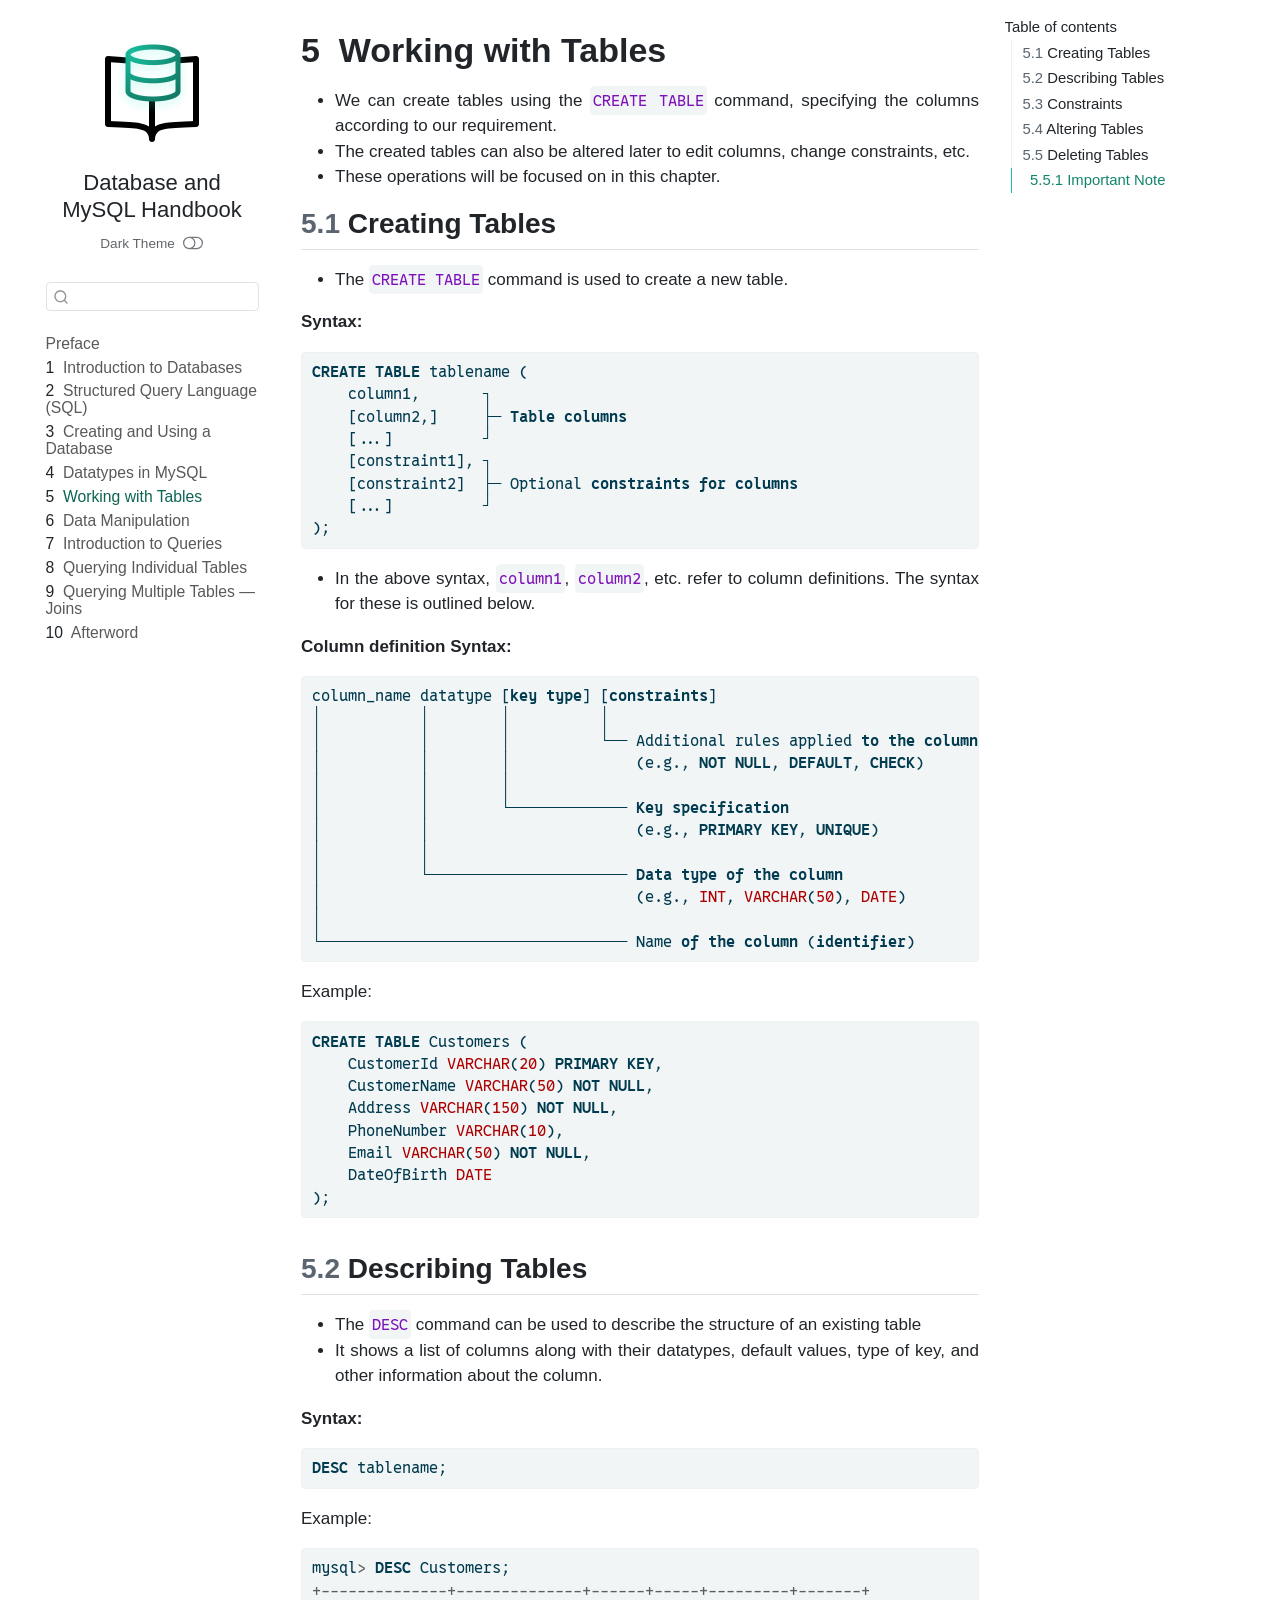
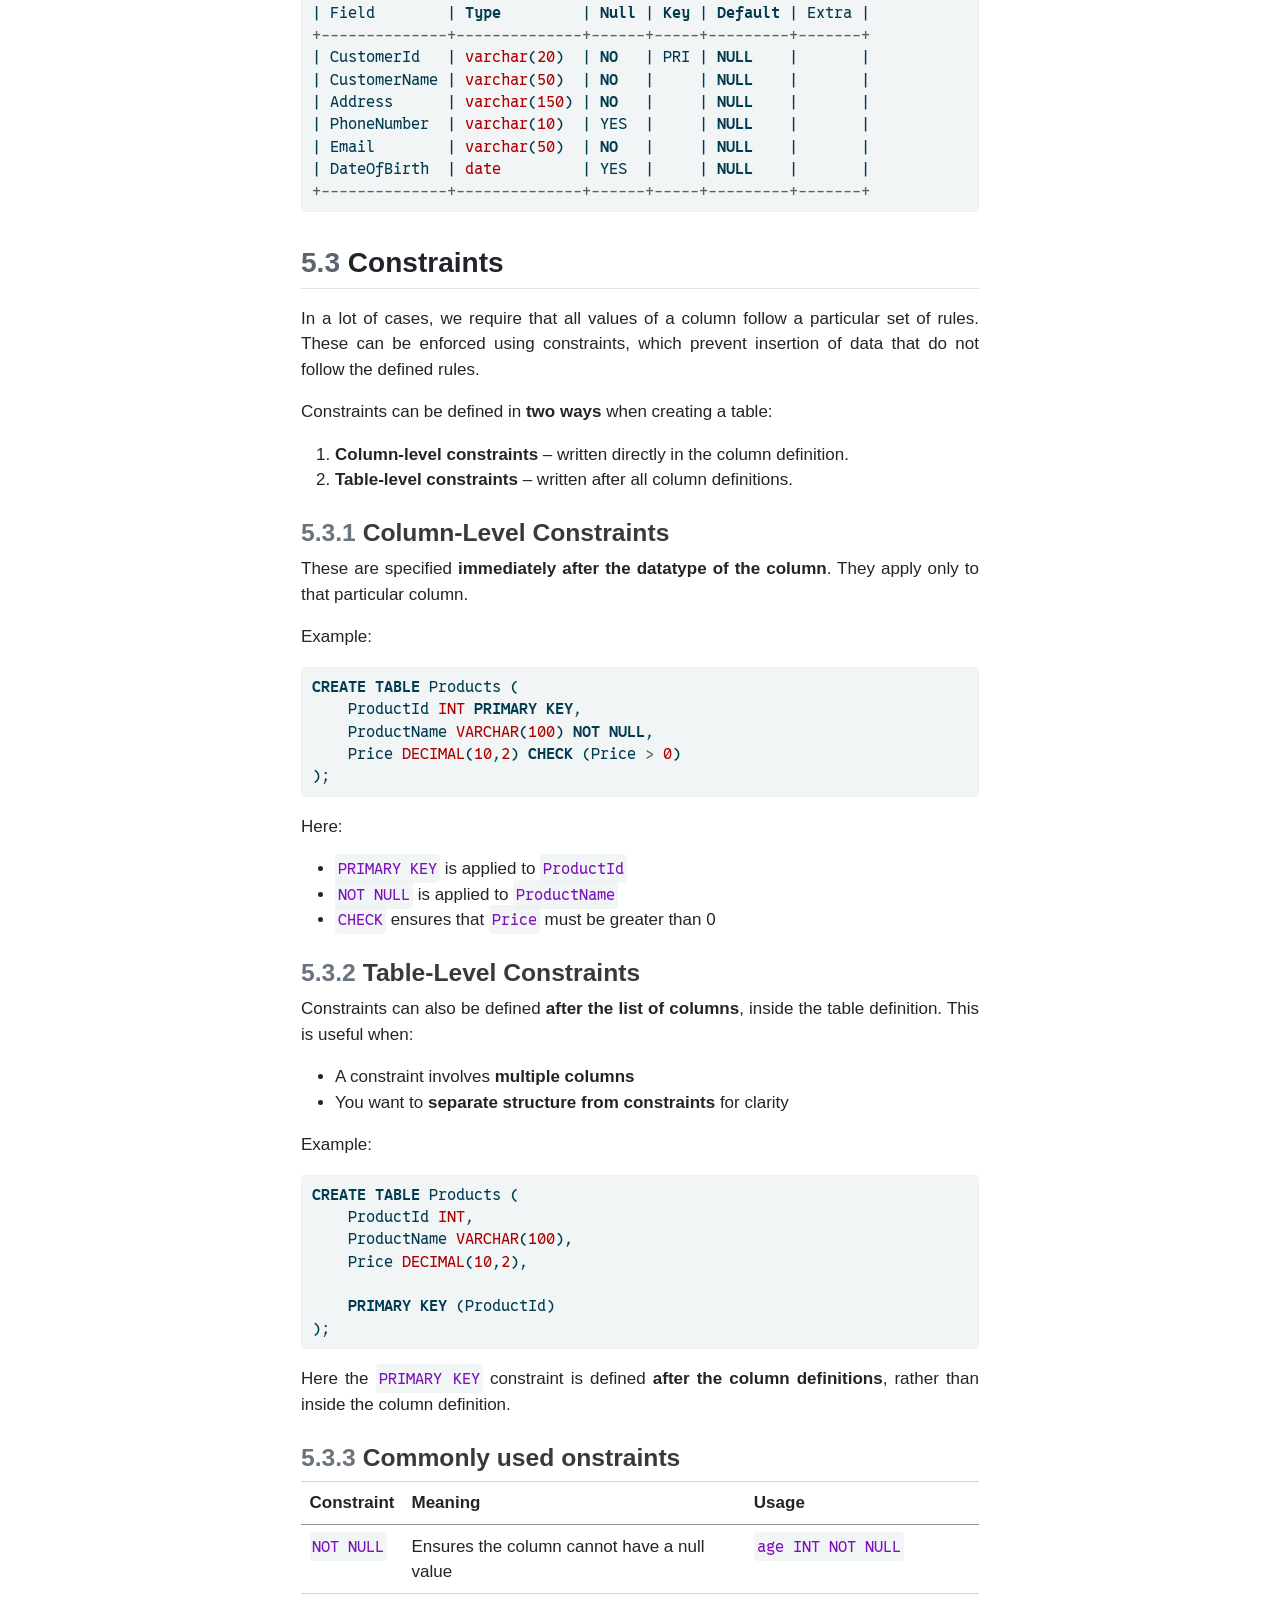
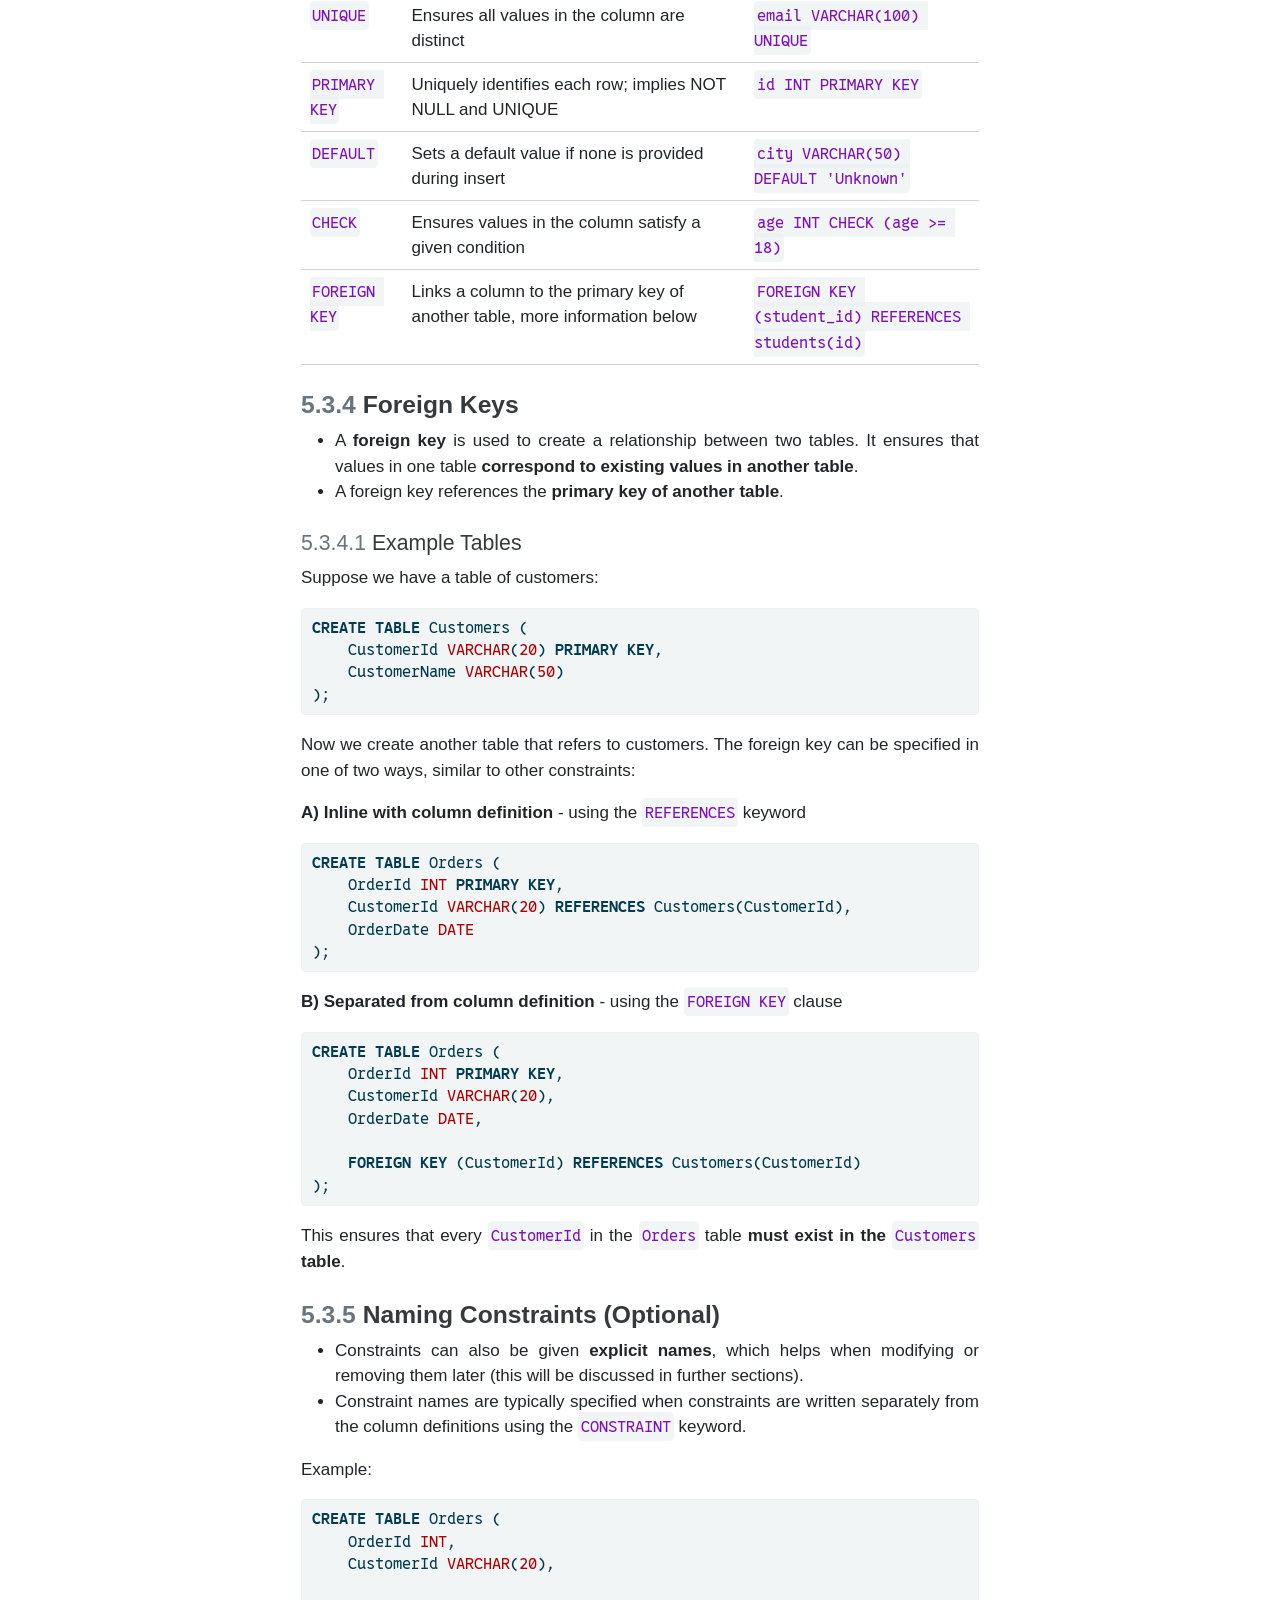
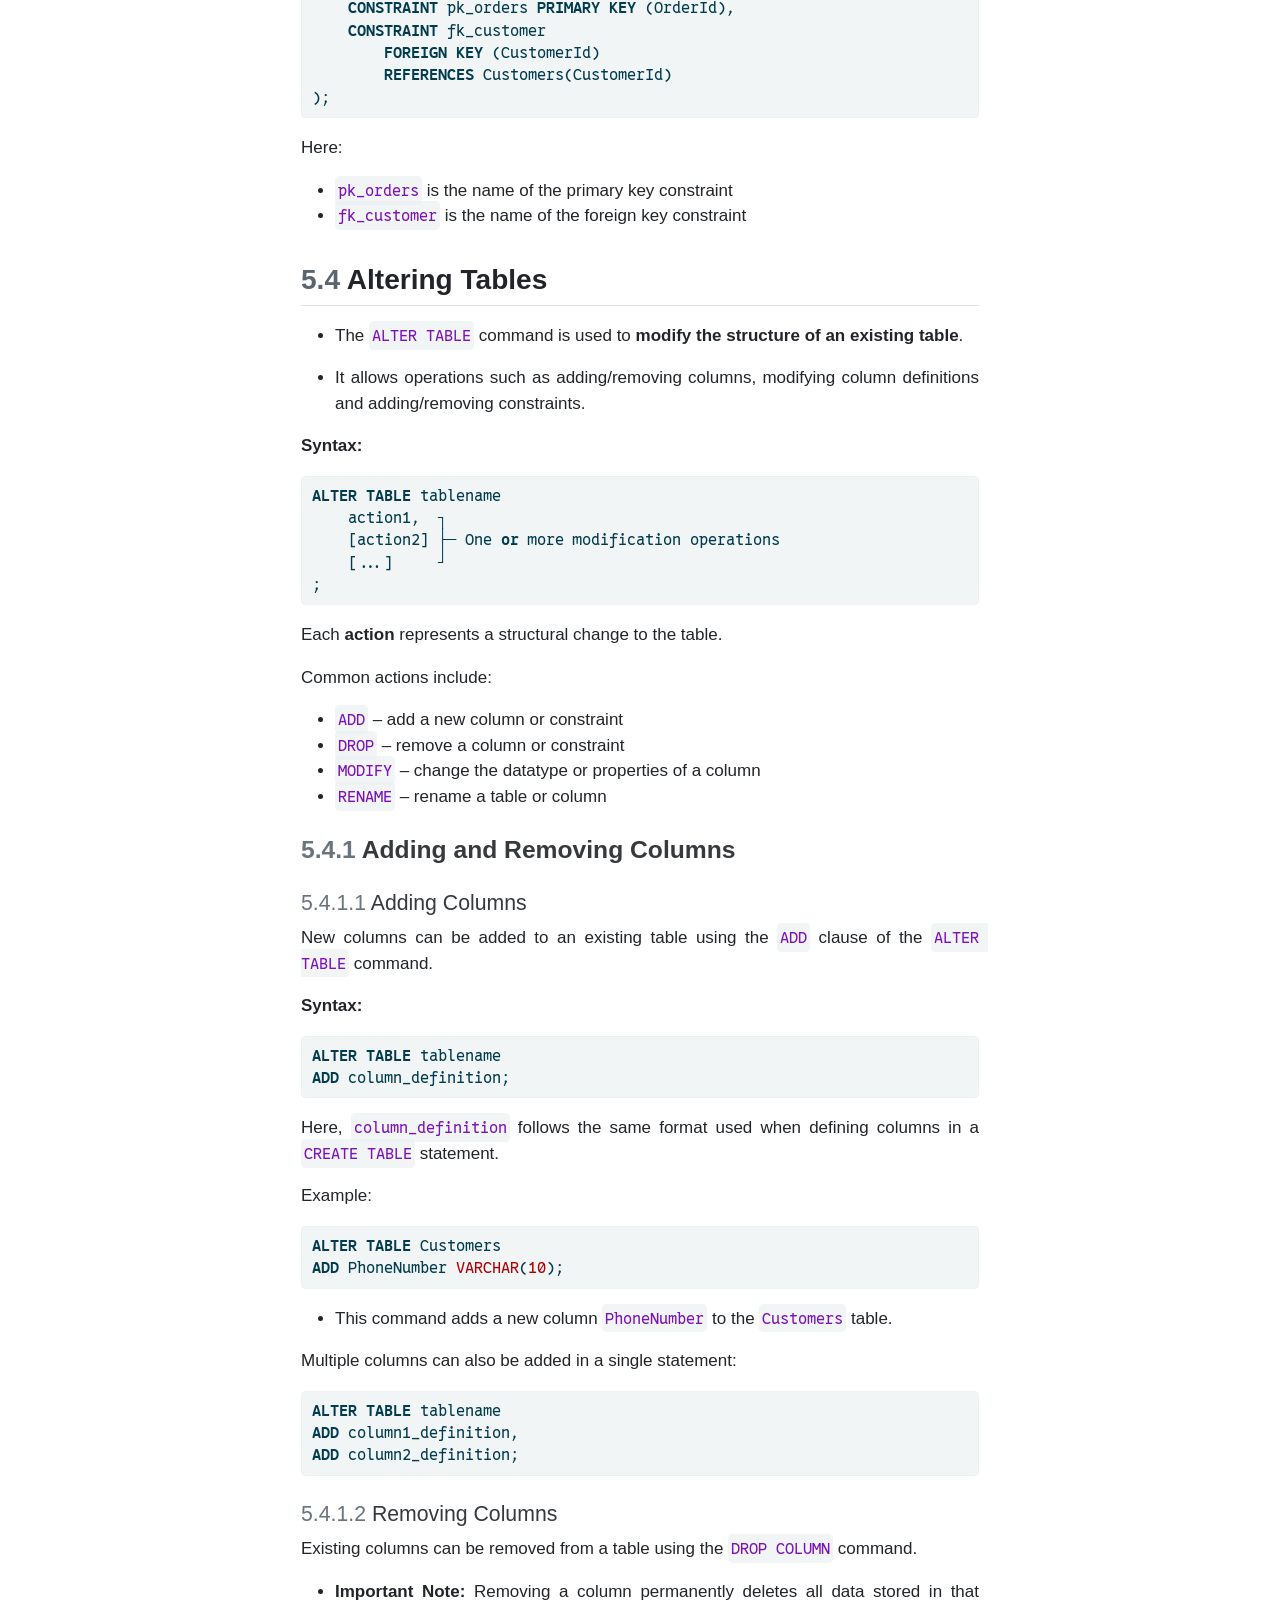
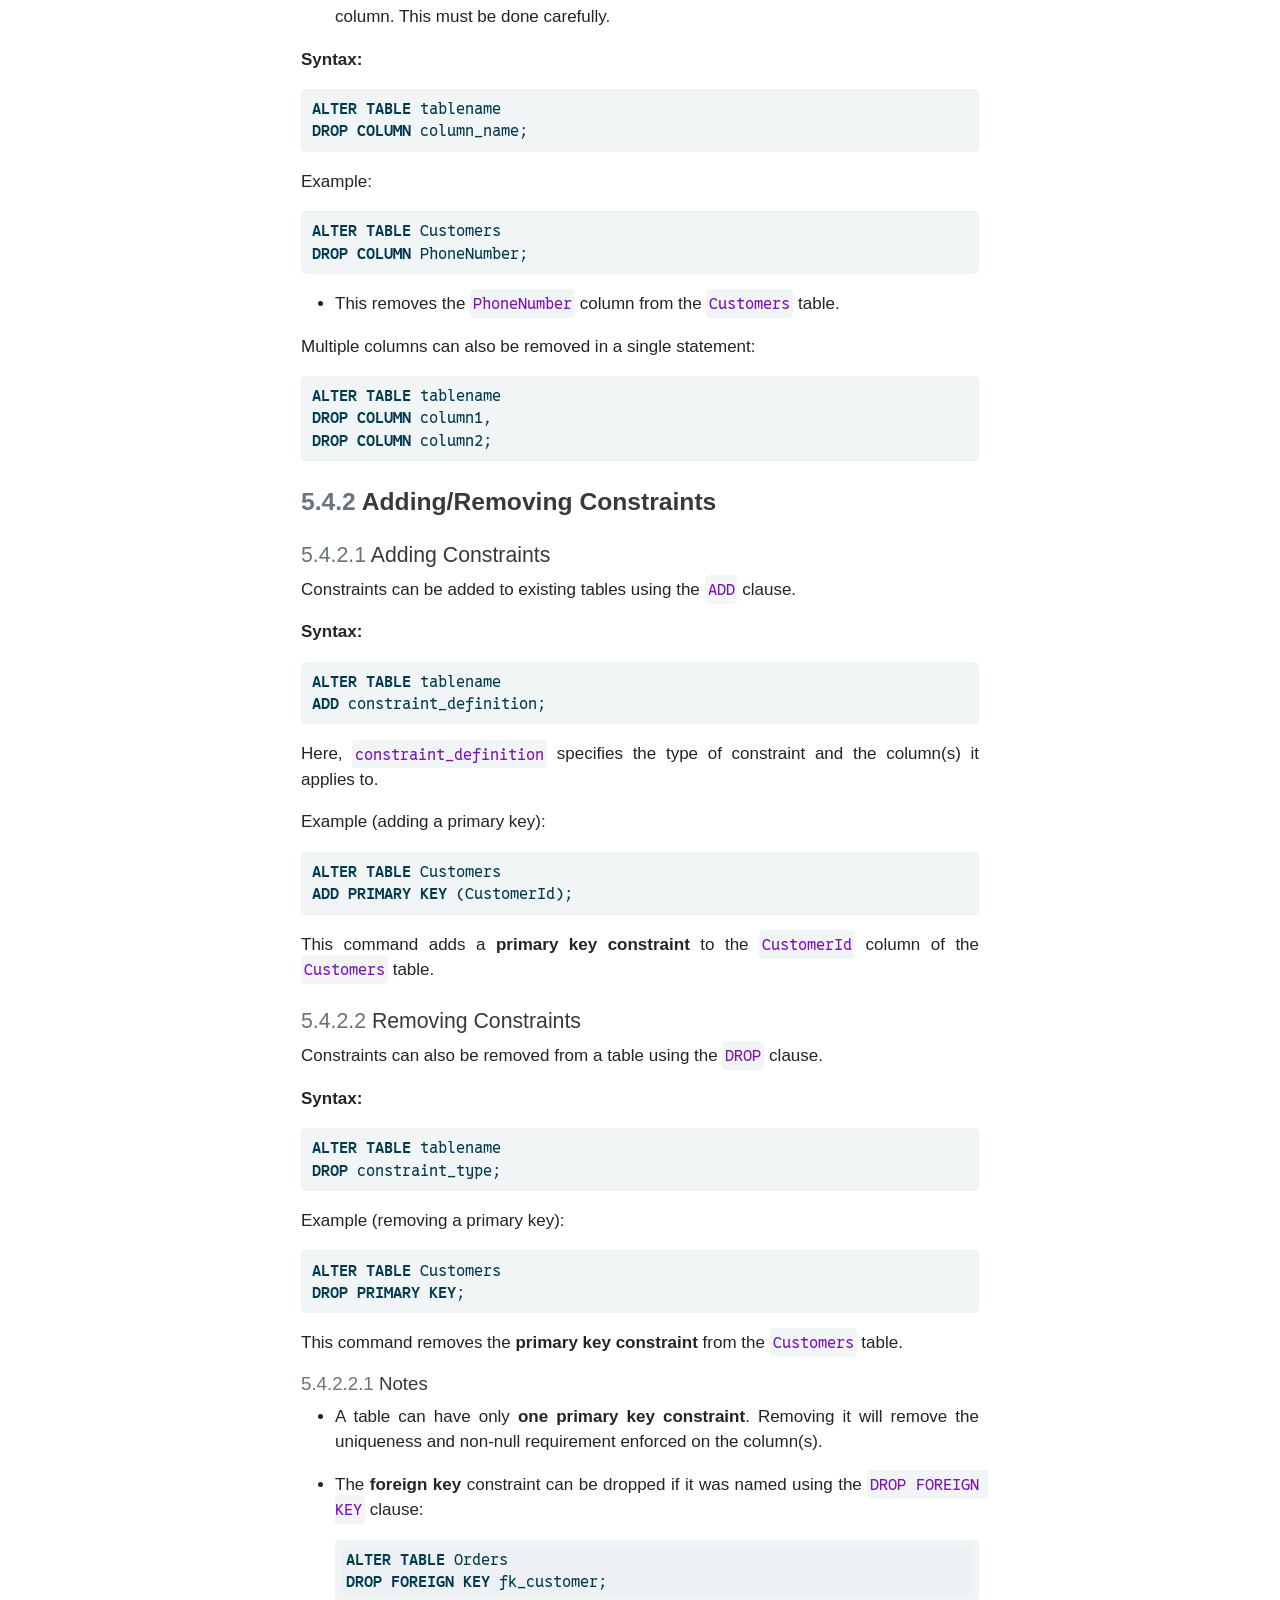
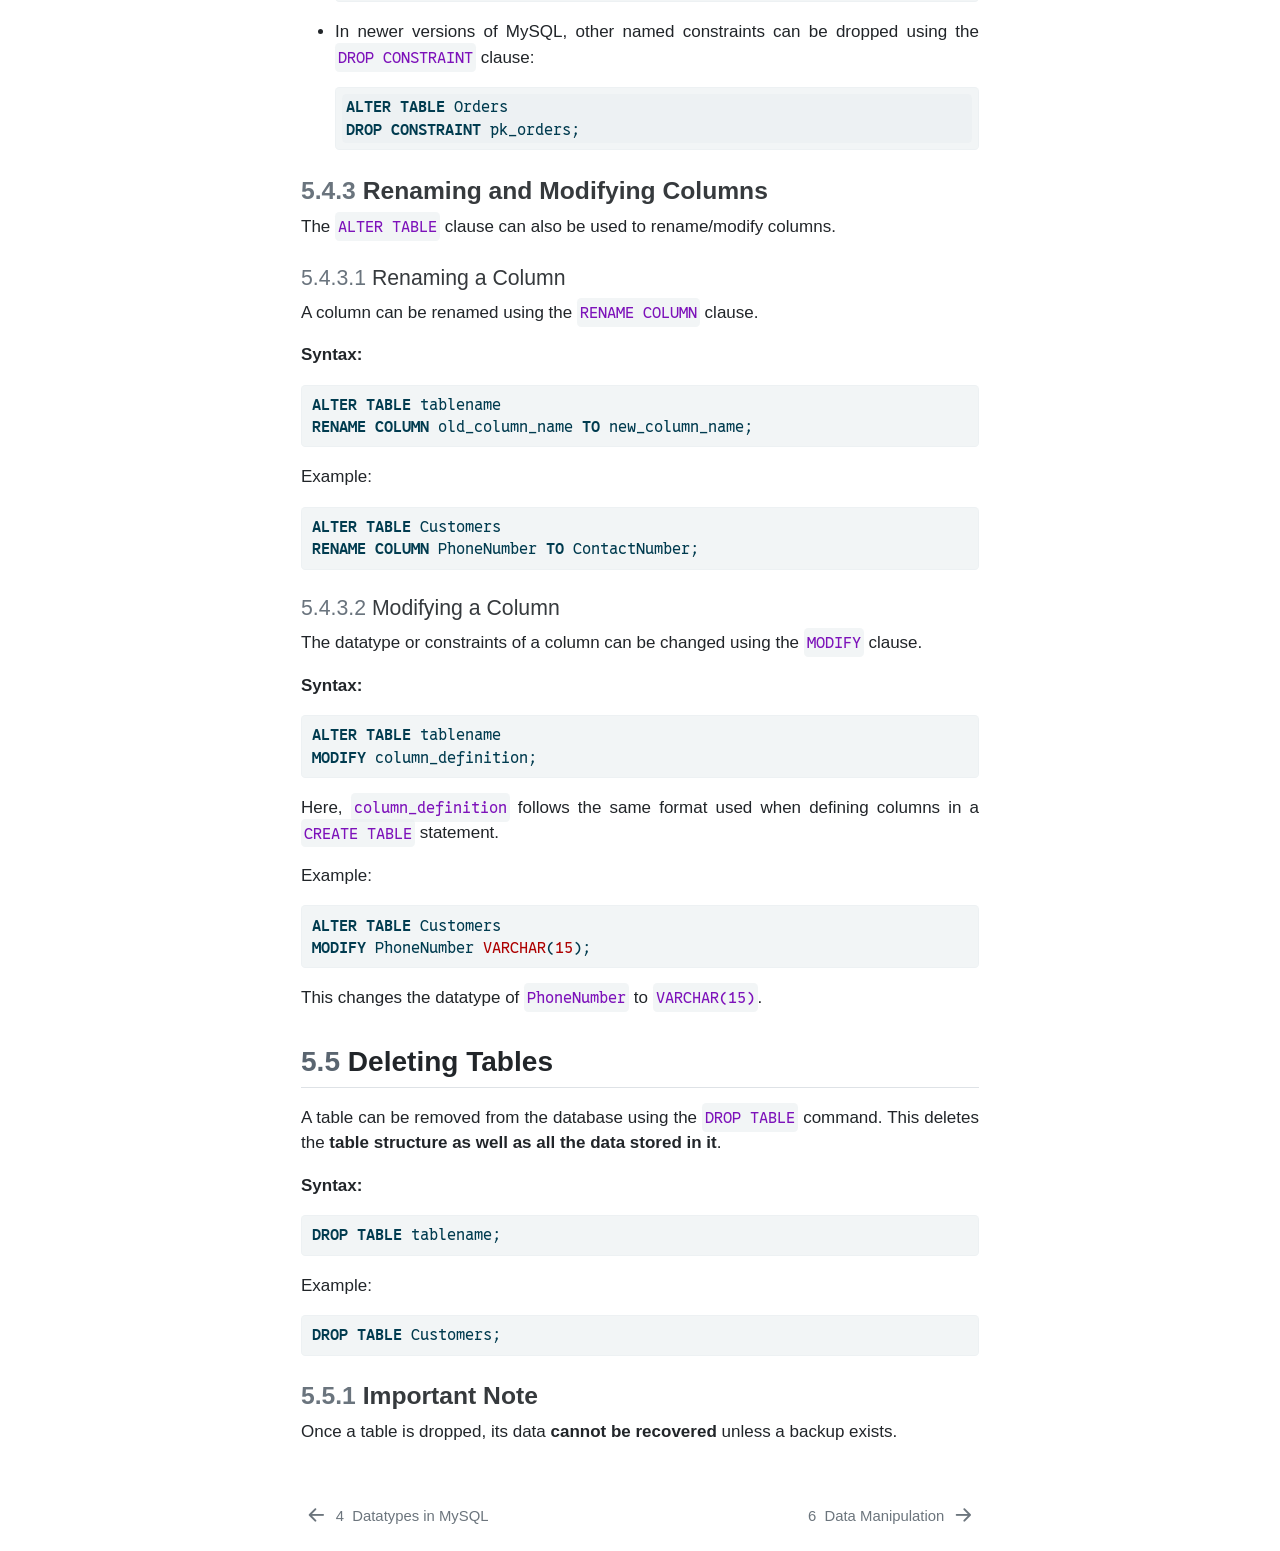
<file: tables.html>
<!DOCTYPE html>
<html xmlns="http://www.w3.org/1999/xhtml" lang="en" xml:lang="en"><head>

<meta charset="utf-8">
<meta name="generator" content="quarto-1.9.36">

<meta name="viewport" content="width=device-width, initial-scale=1.0, user-scalable=yes">

<meta name="description" content="A handbook to quickly understand Relational Databases and the basics of SQL with MySQL">

<title>5&nbsp; Working with Tables – Database and MySQL Handbook</title>
<style>
/* Default styles provided by pandoc.
** See https://pandoc.org/MANUAL.html#variables-for-html for config info.
*/
code{white-space: pre-wrap;}
span.smallcaps{font-variant: small-caps;}
div.columns{display: flex; gap: min(4vw, 1.5em);}
div.column{flex: auto; overflow-x: auto;}
div.hanging-indent{margin-left: 1.5em; text-indent: -1.5em;}
ul.task-list{list-style: none;}
ul.task-list li input[type="checkbox"] {
  width: 0.8em;
  margin: 0 0.8em 0.2em -1em; /* quarto-specific, see https://github.com/quarto-dev/quarto-cli/issues/4556 */ 
  vertical-align: middle;
}
/* CSS for syntax highlighting */
html { -webkit-text-size-adjust: 100%; }
pre > code.sourceCode { white-space: pre; position: relative; }
pre > code.sourceCode > span { display: inline-block; line-height: 1.25; }
pre > code.sourceCode > span:empty { height: 1.2em; }
.sourceCode { overflow: visible; }
code.sourceCode > span { color: inherit; text-decoration: inherit; }
div.sourceCode { margin: 1em 0; }
pre.sourceCode { margin: 0; }
@media screen {
div.sourceCode { overflow: auto; }
}
@media print {
pre > code.sourceCode { white-space: pre-wrap; }
pre > code.sourceCode > span { text-indent: -5em; padding-left: 5em; }
}
pre.numberSource code
  { counter-reset: source-line 0; }
pre.numberSource code > span
  { position: relative; left: -4em; counter-increment: source-line; }
pre.numberSource code > span > a:first-child::before
  { content: counter(source-line);
    position: relative; left: -1em; text-align: right; vertical-align: baseline;
    border: none; display: inline-block;
    -webkit-touch-callout: none; -webkit-user-select: none;
    -khtml-user-select: none; -moz-user-select: none;
    -ms-user-select: none; user-select: none;
    padding: 0 4px; width: 4em;
  }
pre.numberSource { margin-left: 3em;  padding-left: 4px; }
div.sourceCode
  {   }
@media screen {
pre > code.sourceCode > span > a:first-child::before { text-decoration: underline; }
}
</style>


<script src="site_libs/quarto-nav/quarto-nav.js"></script>
<script src="site_libs/quarto-nav/headroom.min.js"></script>
<script src="site_libs/clipboard/clipboard.min.js"></script>
<script src="site_libs/quarto-search/autocomplete.umd.js"></script>
<script src="site_libs/quarto-search/fuse.min.js"></script>
<script src="site_libs/quarto-search/quarto-search.js"></script>
<meta name="quarto:offset" content="./">
<link href="./datamanip.html" rel="next">
<link href="./datatypes.html" rel="prev">
<link href="./favicon.png" rel="icon" type="image/png">
<script src="site_libs/quarto-html/quarto.js" type="module"></script>
<script src="site_libs/quarto-html/tabsets/tabsets.js" type="module"></script>
<script src="site_libs/quarto-html/popper.min.js"></script>
<script src="site_libs/quarto-html/tippy.umd.min.js"></script>
<script src="site_libs/quarto-html/anchor.min.js"></script>
<link href="site_libs/quarto-html/tippy.css" rel="stylesheet">
<link href="site_libs/quarto-html/quarto-syntax-highlighting-845c23b38eaddc0f92fda52bfe77a8c8.css" rel="stylesheet" class="quarto-color-scheme" id="quarto-text-highlighting-styles">
<link href="site_libs/quarto-html/quarto-syntax-highlighting-dark-cea25e2310d9ee8b66de880732a0fbab.css" rel="stylesheet" class="quarto-color-scheme quarto-color-alternate" id="quarto-text-highlighting-styles">
<link href="site_libs/quarto-html/quarto-syntax-highlighting-845c23b38eaddc0f92fda52bfe77a8c8.css" rel="stylesheet" class="quarto-color-scheme-extra" id="quarto-text-highlighting-styles">
<script src="site_libs/bootstrap/bootstrap.min.js"></script>
<link href="site_libs/bootstrap/bootstrap-icons.css" rel="stylesheet">
<link href="site_libs/bootstrap/bootstrap-527d7be6a69381a91f154d81cf33f55a.min.css" rel="stylesheet" append-hash="true" class="quarto-color-scheme" id="quarto-bootstrap" data-mode="light">
<link href="site_libs/bootstrap/bootstrap-dark-7a7500061e77e2f93726f4d1fbfbece8.min.css" rel="stylesheet" append-hash="true" class="quarto-color-scheme quarto-color-alternate" id="quarto-bootstrap" data-mode="dark">
<link href="site_libs/bootstrap/bootstrap-527d7be6a69381a91f154d81cf33f55a.min.css" rel="stylesheet" append-hash="true" class="quarto-color-scheme-extra" id="quarto-bootstrap" data-mode="light">
<script id="quarto-search-options" type="application/json">{
  "location": "sidebar",
  "copy-button": false,
  "collapse-after": 3,
  "panel-placement": "start",
  "type": "textbox",
  "limit": 50,
  "keyboard-shortcut": [
    "f",
    "/",
    "s"
  ],
  "show-item-context": false,
  "language": {
    "search-no-results-text": "No results",
    "search-matching-documents-text": "matching documents",
    "search-copy-link-title": "Copy link to search",
    "search-hide-matches-text": "Hide additional matches",
    "search-more-match-text": "more match in this document",
    "search-more-matches-text": "more matches in this document",
    "search-clear-button-title": "Clear",
    "search-text-placeholder": "",
    "search-detached-cancel-button-title": "Cancel",
    "search-submit-button-title": "Submit",
    "search-label": "Search"
  }
}</script>
<meta name="google-site-verification" content="E2IjgLpsup0krpIu0F24kKujuLAN88b79BQCm2hC8fA">


<link rel="stylesheet" href="main.css">
<meta property="og:title" content="5&nbsp; Working with Tables – Database and MySQL Handbook">
<meta property="og:description" content="A handbook to quickly understand Relational Databases and the basics of SQL with MySQL">
<meta property="og:image" content="https://brin.is-a.dev/db-mysql-handbook/banner.png">
<meta property="og:site_name" content="Database and MySQL Handbook">
<meta property="og:locale" content="en_US">
<meta property="og:image:height" content="500">
<meta property="og:image:width" content="1000">
<meta name="twitter:title" content="5&nbsp; Working with Tables – Database and MySQL Handbook">
<meta name="twitter:description" content="A handbook to quickly understand Relational Databases and the basics of SQL with MySQL">
<meta name="twitter:image" content="https://brin.is-a.dev/db-mysql-handbook/banner.png">
<meta name="twitter:card" content="summary_large_image">
<meta name="twitter:image-height" content="500">
<meta name="twitter:image-width" content="1000">
</head>

<body class="nav-sidebar floating quarto-light"><script id="quarto-html-before-body" type="application/javascript">
    const toggleBodyColorMode = (bsSheetEl) => {
      const mode = bsSheetEl.getAttribute("data-mode");
      const bodyEl = window.document.querySelector("body");
      if (mode === "dark") {
        bodyEl.classList.add("quarto-dark");
        bodyEl.classList.remove("quarto-light");
      } else {
        bodyEl.classList.add("quarto-light");
        bodyEl.classList.remove("quarto-dark");
      }
    }
    const toggleBodyColorPrimary = () => {
      const bsSheetEl = window.document.querySelector("link#quarto-bootstrap:not([rel=disabled-stylesheet])");
      if (bsSheetEl) {
        toggleBodyColorMode(bsSheetEl);
      }
    }
    const setColorSchemeToggle = (alternate) => {
      const toggles = window.document.querySelectorAll('.quarto-color-scheme-toggle');
      for (let i=0; i < toggles.length; i++) {
        const toggle = toggles[i];
        if (toggle) {
          if (alternate) {
            toggle.classList.add("alternate");
          } else {
            toggle.classList.remove("alternate");
          }
        }
      }
    };
    const toggleColorMode = (alternate) => {
      // Switch the stylesheets
      const primaryStylesheets = window.document.querySelectorAll('link.quarto-color-scheme:not(.quarto-color-alternate)');
      const alternateStylesheets = window.document.querySelectorAll('link.quarto-color-scheme.quarto-color-alternate');
      manageTransitions('#quarto-margin-sidebar .nav-link', false);
      if (alternate) {
        // note: dark is layered on light, we don't disable primary!
        enableStylesheet(alternateStylesheets);
        for (const sheetNode of alternateStylesheets) {
          if (sheetNode.id === "quarto-bootstrap") {
            toggleBodyColorMode(sheetNode);
          }
        }
      } else {
        disableStylesheet(alternateStylesheets);
        enableStylesheet(primaryStylesheets)
        toggleBodyColorPrimary();
      }
      manageTransitions('#quarto-margin-sidebar .nav-link', true);
      // Switch the toggles
      setColorSchemeToggle(alternate)
      // Hack to workaround the fact that safari doesn't
      // properly recolor the scrollbar when toggling (#1455)
      if (navigator.userAgent.indexOf('Safari') > 0 && navigator.userAgent.indexOf('Chrome') == -1) {
        manageTransitions("body", false);
        window.scrollTo(0, 1);
        setTimeout(() => {
          window.scrollTo(0, 0);
          manageTransitions("body", true);
        }, 40);
      }
    }
    const disableStylesheet = (stylesheets) => {
      for (let i=0; i < stylesheets.length; i++) {
        const stylesheet = stylesheets[i];
        stylesheet.rel = 'disabled-stylesheet';
      }
    }
    const enableStylesheet = (stylesheets) => {
      for (let i=0; i < stylesheets.length; i++) {
        const stylesheet = stylesheets[i];
        if(stylesheet.rel !== 'stylesheet') { // for Chrome, which will still FOUC without this check
          stylesheet.rel = 'stylesheet';
        }
      }
    }
    const manageTransitions = (selector, allowTransitions) => {
      const els = window.document.querySelectorAll(selector);
      for (let i=0; i < els.length; i++) {
        const el = els[i];
        if (allowTransitions) {
          el.classList.remove('notransition');
        } else {
          el.classList.add('notransition');
        }
      }
    }
    const isFileUrl = () => {
      return window.location.protocol === 'file:';
    }
    const hasAlternateSentinel = () => {
      let styleSentinel = getColorSchemeSentinel();
      if (styleSentinel !== null) {
        return styleSentinel === "alternate";
      } else {
        return false;
      }
    }
    const setStyleSentinel = (alternate) => {
      const value = alternate ? "alternate" : "default";
      if (!isFileUrl()) {
        window.localStorage.setItem("quarto-color-scheme", value);
      } else {
        localAlternateSentinel = value;
      }
    }
    const getColorSchemeSentinel = () => {
      if (!isFileUrl()) {
        const storageValue = window.localStorage.getItem("quarto-color-scheme");
        return storageValue != null ? storageValue : localAlternateSentinel;
      } else {
        return localAlternateSentinel;
      }
    }
    const toggleGiscusIfUsed = (isAlternate, darkModeDefault) => {
      const baseTheme = document.querySelector('#giscus-base-theme')?.value ?? 'light';
      const alternateTheme = document.querySelector('#giscus-alt-theme')?.value ?? 'dark';
      let newTheme = '';
      if(authorPrefersDark) {
        newTheme = isAlternate ? baseTheme : alternateTheme;
      } else {
        newTheme = isAlternate ? alternateTheme : baseTheme;
      }
      const changeGiscusTheme = () => {
        // From: https://github.com/giscus/giscus/issues/336
        const sendMessage = (message) => {
          const iframe = document.querySelector('iframe.giscus-frame');
          if (!iframe) return;
          iframe.contentWindow.postMessage({ giscus: message }, 'https://giscus.app');
        }
        sendMessage({
          setConfig: {
            theme: newTheme
          }
        });
      }
      const isGiscussLoaded = window.document.querySelector('iframe.giscus-frame') !== null;
      if (isGiscussLoaded) {
        changeGiscusTheme();
      }
    };
    const authorPrefersDark = false;
    const queryPrefersDark = window.matchMedia('(prefers-color-scheme: dark)');
    const darkModeDefault = queryPrefersDark.matches;
      document.querySelector('link#quarto-text-highlighting-styles.quarto-color-scheme-extra').rel = 'disabled-stylesheet';
      document.querySelector('link#quarto-bootstrap.quarto-color-scheme-extra').rel = 'disabled-stylesheet';
    let localAlternateSentinel = darkModeDefault ? 'alternate' : 'default';
    // Dark / light mode switch
    window.quartoToggleColorScheme = () => {
      // Read the current dark / light value
      let toAlternate = !hasAlternateSentinel();
      toggleColorMode(toAlternate);
      setStyleSentinel(toAlternate);
      toggleGiscusIfUsed(toAlternate, darkModeDefault);
      window.dispatchEvent(new Event('resize'));
    };
    queryPrefersDark.addEventListener("change", e => {
      if(window.localStorage.getItem("quarto-color-scheme") !== null)
        return;
      const alternate = e.matches
      toggleColorMode(alternate);
      localAlternateSentinel = e.matches ? 'alternate' : 'default'; // this is used alongside local storage!
      toggleGiscusIfUsed(alternate, darkModeDefault);
    });
    // Switch to dark mode if need be
    if (hasAlternateSentinel()) {
      toggleColorMode(true);
    } else {
      toggleColorMode(false);
    }
  </script>

<div id="quarto-search-results"></div>
  <header id="quarto-header" class="headroom fixed-top">
  <nav class="quarto-secondary-nav">
    <div class="container-fluid d-flex">
      <button type="button" class="quarto-btn-toggle btn" data-bs-toggle="collapse" role="button" data-bs-target=".quarto-sidebar-collapse-item" aria-controls="quarto-sidebar" aria-expanded="false" aria-label="Toggle sidebar navigation" onclick="if (window.quartoToggleHeadroom) { window.quartoToggleHeadroom(); }">
        <i class="bi bi-layout-text-sidebar-reverse"></i>
      </button>
        <nav class="quarto-page-breadcrumbs" aria-label="breadcrumb"><ol class="breadcrumb"><li class="breadcrumb-item"><a href="./tables.html"><span class="chapter-number">5</span>&nbsp; <span class="chapter-title">Working with Tables</span></a></li></ol></nav>
        <a class="flex-grow-1" role="navigation" data-bs-toggle="collapse" data-bs-target=".quarto-sidebar-collapse-item" aria-controls="quarto-sidebar" aria-expanded="false" aria-label="Toggle sidebar navigation" onclick="if (window.quartoToggleHeadroom) { window.quartoToggleHeadroom(); }">      
        </a>
      <button type="button" class="btn quarto-search-button" aria-label="Search" onclick="window.quartoOpenSearch();">
        <i class="bi bi-search"></i>
      </button>
    </div>
  </nav>
</header>
<!-- content -->
<div id="quarto-content" class="quarto-container page-columns page-rows-contents page-layout-article">
<!-- sidebar -->
  <nav id="quarto-sidebar" class="sidebar collapse collapse-horizontal quarto-sidebar-collapse-item sidebar-navigation floating overflow-auto">
    <div class="pt-lg-2 mt-2 text-left sidebar-header sidebar-header-stacked">
      <a href="./index.html" class="sidebar-logo-link">
      <img src="./icon.png" alt="" class="sidebar-logo light-content py-0 d-lg-inline d-none">
      <img src="./icon-dark.png" alt="" class="sidebar-logo dark-content py-0 d-lg-inline d-none">
      </a>
    <div class="sidebar-title mb-0 py-0">
      <a href="./">Database and MySQL Handbook</a> 
        <div class="sidebar-tools-main">
  <a href="" class="quarto-color-scheme-toggle quarto-navigation-tool  px-1" onclick="window.quartoToggleColorScheme(); return false;" title="Toggle dark mode"><i class="bi"></i></a>
</div>
    </div>
      </div>
        <div class="mt-2 flex-shrink-0 align-items-center">
        <div class="sidebar-search">
        <div id="quarto-search" class="" title="Search"></div>
        </div>
        </div>
    <div class="sidebar-menu-container"> 
    <ul class="list-unstyled mt-1">
        <li class="sidebar-item">
  <div class="sidebar-item-container"> 
  <a href="./index.html" class="sidebar-item-text sidebar-link">
 <span class="menu-text">Preface</span></a>
  </div>
</li>
        <li class="sidebar-item">
  <div class="sidebar-item-container"> 
  <a href="./intro.html" class="sidebar-item-text sidebar-link">
 <span class="menu-text"><span class="chapter-number">1</span>&nbsp; <span class="chapter-title">Introduction to Databases</span></span></a>
  </div>
</li>
        <li class="sidebar-item">
  <div class="sidebar-item-container"> 
  <a href="./sql.html" class="sidebar-item-text sidebar-link">
 <span class="menu-text"><span class="chapter-number">2</span>&nbsp; <span class="chapter-title">Structured Query Language (SQL)</span></span></a>
  </div>
</li>
        <li class="sidebar-item">
  <div class="sidebar-item-container"> 
  <a href="./dbcreate.html" class="sidebar-item-text sidebar-link">
 <span class="menu-text"><span class="chapter-number">3</span>&nbsp; <span class="chapter-title">Creating and Using a Database</span></span></a>
  </div>
</li>
        <li class="sidebar-item">
  <div class="sidebar-item-container"> 
  <a href="./datatypes.html" class="sidebar-item-text sidebar-link">
 <span class="menu-text"><span class="chapter-number">4</span>&nbsp; <span class="chapter-title">Datatypes in MySQL</span></span></a>
  </div>
</li>
        <li class="sidebar-item">
  <div class="sidebar-item-container"> 
  <a href="./tables.html" class="sidebar-item-text sidebar-link active">
 <span class="menu-text"><span class="chapter-number">5</span>&nbsp; <span class="chapter-title">Working with Tables</span></span></a>
  </div>
</li>
        <li class="sidebar-item">
  <div class="sidebar-item-container"> 
  <a href="./datamanip.html" class="sidebar-item-text sidebar-link">
 <span class="menu-text"><span class="chapter-number">6</span>&nbsp; <span class="chapter-title">Data Manipulation</span></span></a>
  </div>
</li>
        <li class="sidebar-item">
  <div class="sidebar-item-container"> 
  <a href="./simple-queries.html" class="sidebar-item-text sidebar-link">
 <span class="menu-text"><span class="chapter-number">7</span>&nbsp; <span class="chapter-title">Introduction to Queries</span></span></a>
  </div>
</li>
        <li class="sidebar-item">
  <div class="sidebar-item-container"> 
  <a href="./table-queries.html" class="sidebar-item-text sidebar-link">
 <span class="menu-text"><span class="chapter-number">8</span>&nbsp; <span class="chapter-title">Querying Individual Tables</span></span></a>
  </div>
</li>
        <li class="sidebar-item">
  <div class="sidebar-item-container"> 
  <a href="./joins.html" class="sidebar-item-text sidebar-link">
 <span class="menu-text"><span class="chapter-number">9</span>&nbsp; <span class="chapter-title">Querying Multiple Tables — Joins</span></span></a>
  </div>
</li>
        <li class="sidebar-item">
  <div class="sidebar-item-container"> 
  <a href="./afterword.html" class="sidebar-item-text sidebar-link">
 <span class="menu-text"><span class="chapter-number">10</span>&nbsp; <span class="chapter-title">Afterword</span></span></a>
  </div>
</li>
    </ul>
    </div>
</nav>
<div id="quarto-sidebar-glass" class="quarto-sidebar-collapse-item" data-bs-toggle="collapse" data-bs-target=".quarto-sidebar-collapse-item"></div>
<!-- margin-sidebar -->
    <div id="quarto-margin-sidebar" class="sidebar margin-sidebar">
        <nav id="TOC" role="doc-toc" class="toc-active">
    <h2 id="toc-title">Table of contents</h2>
   
  <ul>
  <li><a href="#creating-tables" id="toc-creating-tables" class="nav-link active" data-scroll-target="#creating-tables"><span class="header-section-number">5.1</span> Creating Tables</a></li>
  <li><a href="#describing-tables" id="toc-describing-tables" class="nav-link" data-scroll-target="#describing-tables"><span class="header-section-number">5.2</span> Describing Tables</a></li>
  <li><a href="#constraints" id="toc-constraints" class="nav-link" data-scroll-target="#constraints"><span class="header-section-number">5.3</span> Constraints</a>
  <ul class="collapse">
  <li><a href="#column-level-constraints" id="toc-column-level-constraints" class="nav-link" data-scroll-target="#column-level-constraints"><span class="header-section-number">5.3.1</span> Column-Level Constraints</a></li>
  <li><a href="#table-level-constraints" id="toc-table-level-constraints" class="nav-link" data-scroll-target="#table-level-constraints"><span class="header-section-number">5.3.2</span> Table-Level Constraints</a></li>
  <li><a href="#commonly-used-onstraints" id="toc-commonly-used-onstraints" class="nav-link" data-scroll-target="#commonly-used-onstraints"><span class="header-section-number">5.3.3</span> Commonly used onstraints</a></li>
  <li><a href="#foreign-keys" id="toc-foreign-keys" class="nav-link" data-scroll-target="#foreign-keys"><span class="header-section-number">5.3.4</span> Foreign Keys</a></li>
  <li><a href="#naming-constraints-optional" id="toc-naming-constraints-optional" class="nav-link" data-scroll-target="#naming-constraints-optional"><span class="header-section-number">5.3.5</span> Naming Constraints (Optional)</a></li>
  </ul></li>
  <li><a href="#altering-tables" id="toc-altering-tables" class="nav-link" data-scroll-target="#altering-tables"><span class="header-section-number">5.4</span> Altering Tables</a>
  <ul class="collapse">
  <li><a href="#adding-and-removing-columns" id="toc-adding-and-removing-columns" class="nav-link" data-scroll-target="#adding-and-removing-columns"><span class="header-section-number">5.4.1</span> Adding and Removing Columns</a></li>
  <li><a href="#addingremoving-constraints" id="toc-addingremoving-constraints" class="nav-link" data-scroll-target="#addingremoving-constraints"><span class="header-section-number">5.4.2</span> Adding/Removing Constraints</a></li>
  <li><a href="#renaming-and-modifying-columns" id="toc-renaming-and-modifying-columns" class="nav-link" data-scroll-target="#renaming-and-modifying-columns"><span class="header-section-number">5.4.3</span> Renaming and Modifying Columns</a></li>
  </ul></li>
  <li><a href="#deleting-tables" id="toc-deleting-tables" class="nav-link" data-scroll-target="#deleting-tables"><span class="header-section-number">5.5</span> Deleting Tables</a>
  <ul class="collapse">
  <li><a href="#important-note" id="toc-important-note" class="nav-link" data-scroll-target="#important-note"><span class="header-section-number">5.5.1</span> Important Note</a></li>
  </ul></li>
  </ul>
</nav>
    </div>
<!-- main -->
<main class="content" id="quarto-document-content">


<header id="title-block-header" class="quarto-title-block default">
<div class="quarto-title">
<h1 class="title"><span class="chapter-number">5</span>&nbsp; <span class="chapter-title">Working with Tables</span></h1>
</div>



<div class="quarto-title-meta">

    
  
    
  </div>
  


</header>


<ul>
<li>We can create tables using the <code>CREATE TABLE</code> command, specifying the columns according to our requirement.</li>
<li>The created tables can also be altered later to edit columns, change constraints, etc.</li>
<li>These operations will be focused on in this chapter.</li>
</ul>
<section id="creating-tables" class="level2" data-number="5.1">
<h2 data-number="5.1" class="anchored" data-anchor-id="creating-tables"><span class="header-section-number">5.1</span> Creating Tables</h2>
<ul>
<li>The <code>CREATE TABLE</code> command is used to create a new table.</li>
</ul>
<p><strong>Syntax:</strong></p>
<div class="code-copy-outer-scaffold"><div class="sourceCode" id="cb1"><pre class="sourceCode sql code-with-copy"><code class="sourceCode sql"><span id="cb1-1"><a href="#cb1-1" aria-hidden="true" tabindex="-1"></a><span class="kw">CREATE</span> <span class="kw">TABLE</span> tablename (</span>
<span id="cb1-2"><a href="#cb1-2" aria-hidden="true" tabindex="-1"></a>    column1,       ┐</span>
<span id="cb1-3"><a href="#cb1-3" aria-hidden="true" tabindex="-1"></a>    [column2,]     ├─ <span class="kw">Table</span> <span class="kw">columns</span></span>
<span id="cb1-4"><a href="#cb1-4" aria-hidden="true" tabindex="-1"></a>    [<span class="op">..</span>.]          ┘</span>
<span id="cb1-5"><a href="#cb1-5" aria-hidden="true" tabindex="-1"></a>    [constraint1], ┐</span>
<span id="cb1-6"><a href="#cb1-6" aria-hidden="true" tabindex="-1"></a>    [constraint2]  ├─ Optional <span class="kw">constraints</span> <span class="cf">for</span> <span class="kw">columns</span></span>
<span id="cb1-7"><a href="#cb1-7" aria-hidden="true" tabindex="-1"></a>    [<span class="op">..</span>.]          ┘</span>
<span id="cb1-8"><a href="#cb1-8" aria-hidden="true" tabindex="-1"></a>);</span></code></pre></div><button title="Copy to Clipboard" class="code-copy-button"><i class="bi"></i></button></div>
<ul>
<li>In the above syntax, <code>column1</code>, <code>column2</code>, etc. refer to column definitions. The syntax for these is outlined below.</li>
</ul>
<p><strong>Column definition Syntax:</strong></p>
<div class="code-copy-outer-scaffold"><div class="sourceCode" id="cb2"><pre class="sourceCode sql code-with-copy"><code class="sourceCode sql"><span id="cb2-1"><a href="#cb2-1" aria-hidden="true" tabindex="-1"></a>column_name datatype [<span class="kw">key</span> <span class="kw">type</span>] [<span class="kw">constraints</span>]</span>
<span id="cb2-2"><a href="#cb2-2" aria-hidden="true" tabindex="-1"></a>│           │        │          │</span>
<span id="cb2-3"><a href="#cb2-3" aria-hidden="true" tabindex="-1"></a>│           │        │          └── Additional rules applied <span class="kw">to</span> <span class="kw">the</span> <span class="kw">column</span></span>
<span id="cb2-4"><a href="#cb2-4" aria-hidden="true" tabindex="-1"></a>│           │        │              (e.g., <span class="kw">NOT</span> <span class="kw">NULL</span>, <span class="kw">DEFAULT</span>, <span class="kw">CHECK</span>)</span>
<span id="cb2-5"><a href="#cb2-5" aria-hidden="true" tabindex="-1"></a>│           │        │</span>
<span id="cb2-6"><a href="#cb2-6" aria-hidden="true" tabindex="-1"></a>│           │        └───────────── <span class="kw">Key</span> <span class="kw">specification</span></span>
<span id="cb2-7"><a href="#cb2-7" aria-hidden="true" tabindex="-1"></a>│           │                       (e.g., <span class="kw">PRIMARY</span> <span class="kw">KEY</span>, <span class="kw">UNIQUE</span>)</span>
<span id="cb2-8"><a href="#cb2-8" aria-hidden="true" tabindex="-1"></a>│           │</span>
<span id="cb2-9"><a href="#cb2-9" aria-hidden="true" tabindex="-1"></a>│           └────────────────────── <span class="kw">Data</span> <span class="kw">type</span> <span class="kw">of</span> <span class="kw">the</span> <span class="kw">column</span></span>
<span id="cb2-10"><a href="#cb2-10" aria-hidden="true" tabindex="-1"></a>│                                   (e.g., <span class="dt">INT</span>, <span class="dt">VARCHAR</span>(<span class="dv">50</span>), <span class="dt">DATE</span>)</span>
<span id="cb2-11"><a href="#cb2-11" aria-hidden="true" tabindex="-1"></a>│</span>
<span id="cb2-12"><a href="#cb2-12" aria-hidden="true" tabindex="-1"></a>└────────────────────────────────── Name <span class="kw">of</span> <span class="kw">the</span> <span class="kw">column</span> (<span class="kw">identifier</span>)</span></code></pre></div><button title="Copy to Clipboard" class="code-copy-button"><i class="bi"></i></button></div>
<p>Example:</p>
<div class="code-copy-outer-scaffold"><div class="sourceCode" id="cb3"><pre class="sourceCode sql code-with-copy"><code class="sourceCode sql"><span id="cb3-1"><a href="#cb3-1" aria-hidden="true" tabindex="-1"></a><span class="kw">CREATE</span> <span class="kw">TABLE</span> Customers (</span>
<span id="cb3-2"><a href="#cb3-2" aria-hidden="true" tabindex="-1"></a>    CustomerId <span class="dt">VARCHAR</span>(<span class="dv">20</span>) <span class="kw">PRIMARY</span> <span class="kw">KEY</span>,</span>
<span id="cb3-3"><a href="#cb3-3" aria-hidden="true" tabindex="-1"></a>    CustomerName <span class="dt">VARCHAR</span>(<span class="dv">50</span>) <span class="kw">NOT</span> <span class="kw">NULL</span>,</span>
<span id="cb3-4"><a href="#cb3-4" aria-hidden="true" tabindex="-1"></a>    Address <span class="dt">VARCHAR</span>(<span class="dv">150</span>) <span class="kw">NOT</span> <span class="kw">NULL</span>,</span>
<span id="cb3-5"><a href="#cb3-5" aria-hidden="true" tabindex="-1"></a>    PhoneNumber <span class="dt">VARCHAR</span>(<span class="dv">10</span>),</span>
<span id="cb3-6"><a href="#cb3-6" aria-hidden="true" tabindex="-1"></a>    Email <span class="dt">VARCHAR</span>(<span class="dv">50</span>) <span class="kw">NOT</span> <span class="kw">NULL</span>,</span>
<span id="cb3-7"><a href="#cb3-7" aria-hidden="true" tabindex="-1"></a>    DateOfBirth <span class="dt">DATE</span></span>
<span id="cb3-8"><a href="#cb3-8" aria-hidden="true" tabindex="-1"></a>);</span></code></pre></div><button title="Copy to Clipboard" class="code-copy-button"><i class="bi"></i></button></div>
</section>
<section id="describing-tables" class="level2" data-number="5.2">
<h2 data-number="5.2" class="anchored" data-anchor-id="describing-tables"><span class="header-section-number">5.2</span> Describing Tables</h2>
<ul>
<li>The <code>DESC</code> command can be used to describe the structure of an existing table</li>
<li>It shows a list of columns along with their datatypes, default values, type of key, and other information about the column.</li>
</ul>
<p><strong>Syntax:</strong></p>
<div class="code-copy-outer-scaffold"><div class="sourceCode" id="cb4"><pre class="sourceCode sql code-with-copy"><code class="sourceCode sql"><span id="cb4-1"><a href="#cb4-1" aria-hidden="true" tabindex="-1"></a><span class="kw">DESC</span> tablename;</span></code></pre></div><button title="Copy to Clipboard" class="code-copy-button"><i class="bi"></i></button></div>
<p>Example:</p>
<div class="code-copy-outer-scaffold"><div class="sourceCode" id="cb5"><pre class="sourceCode sql code-with-copy"><code class="sourceCode sql"><span id="cb5-1"><a href="#cb5-1" aria-hidden="true" tabindex="-1"></a>mysql<span class="op">&gt;</span> <span class="kw">DESC</span> Customers;</span>
<span id="cb5-2"><a href="#cb5-2" aria-hidden="true" tabindex="-1"></a><span class="op">+</span><span class="co">--------------+--------------+------+-----+---------+-------+</span></span>
<span id="cb5-3"><a href="#cb5-3" aria-hidden="true" tabindex="-1"></a>| Field        | <span class="kw">Type</span>         | <span class="kw">Null</span> | <span class="kw">Key</span> | <span class="kw">Default</span> | Extra |</span>
<span id="cb5-4"><a href="#cb5-4" aria-hidden="true" tabindex="-1"></a><span class="op">+</span><span class="co">--------------+--------------+------+-----+---------+-------+</span></span>
<span id="cb5-5"><a href="#cb5-5" aria-hidden="true" tabindex="-1"></a>| CustomerId   | <span class="dt">varchar</span>(<span class="dv">20</span>)  | <span class="kw">NO</span>   | PRI | <span class="kw">NULL</span>    |       |</span>
<span id="cb5-6"><a href="#cb5-6" aria-hidden="true" tabindex="-1"></a>| CustomerName | <span class="dt">varchar</span>(<span class="dv">50</span>)  | <span class="kw">NO</span>   |     | <span class="kw">NULL</span>    |       |</span>
<span id="cb5-7"><a href="#cb5-7" aria-hidden="true" tabindex="-1"></a>| Address      | <span class="dt">varchar</span>(<span class="dv">150</span>) | <span class="kw">NO</span>   |     | <span class="kw">NULL</span>    |       |</span>
<span id="cb5-8"><a href="#cb5-8" aria-hidden="true" tabindex="-1"></a>| PhoneNumber  | <span class="dt">varchar</span>(<span class="dv">10</span>)  | YES  |     | <span class="kw">NULL</span>    |       |</span>
<span id="cb5-9"><a href="#cb5-9" aria-hidden="true" tabindex="-1"></a>| Email        | <span class="dt">varchar</span>(<span class="dv">50</span>)  | <span class="kw">NO</span>   |     | <span class="kw">NULL</span>    |       |</span>
<span id="cb5-10"><a href="#cb5-10" aria-hidden="true" tabindex="-1"></a>| DateOfBirth  | <span class="dt">date</span>         | YES  |     | <span class="kw">NULL</span>    |       |</span>
<span id="cb5-11"><a href="#cb5-11" aria-hidden="true" tabindex="-1"></a><span class="op">+</span><span class="co">--------------+--------------+------+-----+---------+-------+</span></span></code></pre></div><button title="Copy to Clipboard" class="code-copy-button"><i class="bi"></i></button></div>
</section>
<section id="constraints" class="level2" data-number="5.3">
<h2 data-number="5.3" class="anchored" data-anchor-id="constraints"><span class="header-section-number">5.3</span> Constraints</h2>
<p>In a lot of cases, we require that all values of a column follow a particular set of rules. These can be enforced using constraints, which prevent insertion of data that do not follow the defined rules.</p>
<p>Constraints can be defined in <strong>two ways</strong> when creating a table:</p>
<ol type="1">
<li><strong>Column-level constraints</strong> – written directly in the column definition.</li>
<li><strong>Table-level constraints</strong> – written after all column definitions.</li>
</ol>
<section id="column-level-constraints" class="level3" data-number="5.3.1">
<h3 data-number="5.3.1" class="anchored" data-anchor-id="column-level-constraints"><span class="header-section-number">5.3.1</span> Column-Level Constraints</h3>
<p>These are specified <strong>immediately after the datatype of the column</strong>. They apply only to that particular column.</p>
<p>Example:</p>
<div class="code-copy-outer-scaffold"><div class="sourceCode" id="cb6"><pre class="sourceCode sql code-with-copy"><code class="sourceCode sql"><span id="cb6-1"><a href="#cb6-1" aria-hidden="true" tabindex="-1"></a><span class="kw">CREATE</span> <span class="kw">TABLE</span> Products (</span>
<span id="cb6-2"><a href="#cb6-2" aria-hidden="true" tabindex="-1"></a>    ProductId <span class="dt">INT</span> <span class="kw">PRIMARY</span> <span class="kw">KEY</span>,</span>
<span id="cb6-3"><a href="#cb6-3" aria-hidden="true" tabindex="-1"></a>    ProductName <span class="dt">VARCHAR</span>(<span class="dv">100</span>) <span class="kw">NOT</span> <span class="kw">NULL</span>,</span>
<span id="cb6-4"><a href="#cb6-4" aria-hidden="true" tabindex="-1"></a>    Price <span class="dt">DECIMAL</span>(<span class="dv">10</span>,<span class="dv">2</span>) <span class="kw">CHECK</span> (Price <span class="op">&gt;</span> <span class="dv">0</span>)</span>
<span id="cb6-5"><a href="#cb6-5" aria-hidden="true" tabindex="-1"></a>);</span></code></pre></div><button title="Copy to Clipboard" class="code-copy-button"><i class="bi"></i></button></div>
<p>Here:</p>
<ul>
<li><code>PRIMARY KEY</code> is applied to <code>ProductId</code></li>
<li><code>NOT NULL</code> is applied to <code>ProductName</code></li>
<li><code>CHECK</code> ensures that <code>Price</code> must be greater than 0</li>
</ul>
</section>
<section id="table-level-constraints" class="level3" data-number="5.3.2">
<h3 data-number="5.3.2" class="anchored" data-anchor-id="table-level-constraints"><span class="header-section-number">5.3.2</span> Table-Level Constraints</h3>
<p>Constraints can also be defined <strong>after the list of columns</strong>, inside the table definition. This is useful when:</p>
<ul>
<li>A constraint involves <strong>multiple columns</strong></li>
<li>You want to <strong>separate structure from constraints</strong> for clarity</li>
</ul>
<p>Example:</p>
<div class="code-copy-outer-scaffold"><div class="sourceCode" id="cb7"><pre class="sourceCode sql code-with-copy"><code class="sourceCode sql"><span id="cb7-1"><a href="#cb7-1" aria-hidden="true" tabindex="-1"></a><span class="kw">CREATE</span> <span class="kw">TABLE</span> Products (</span>
<span id="cb7-2"><a href="#cb7-2" aria-hidden="true" tabindex="-1"></a>    ProductId <span class="dt">INT</span>,</span>
<span id="cb7-3"><a href="#cb7-3" aria-hidden="true" tabindex="-1"></a>    ProductName <span class="dt">VARCHAR</span>(<span class="dv">100</span>),</span>
<span id="cb7-4"><a href="#cb7-4" aria-hidden="true" tabindex="-1"></a>    Price <span class="dt">DECIMAL</span>(<span class="dv">10</span>,<span class="dv">2</span>),</span>
<span id="cb7-5"><a href="#cb7-5" aria-hidden="true" tabindex="-1"></a></span>
<span id="cb7-6"><a href="#cb7-6" aria-hidden="true" tabindex="-1"></a>    <span class="kw">PRIMARY</span> <span class="kw">KEY</span> (ProductId)</span>
<span id="cb7-7"><a href="#cb7-7" aria-hidden="true" tabindex="-1"></a>);</span></code></pre></div><button title="Copy to Clipboard" class="code-copy-button"><i class="bi"></i></button></div>
<p>Here the <code>PRIMARY KEY</code> constraint is defined <strong>after the column definitions</strong>, rather than inside the column definition.</p>
</section>
<section id="commonly-used-onstraints" class="level3" data-number="5.3.3">
<h3 data-number="5.3.3" class="anchored" data-anchor-id="commonly-used-onstraints"><span class="header-section-number">5.3.3</span> Commonly used onstraints</h3>
<table class="caption-top table">
<colgroup>
<col style="width: 9%">
<col style="width: 54%">
<col style="width: 36%">
</colgroup>
<thead>
<tr class="header">
<th>Constraint</th>
<th>Meaning</th>
<th>Usage</th>
</tr>
</thead>
<tbody>
<tr class="odd">
<td><code>NOT NULL</code></td>
<td>Ensures the column cannot have a null value</td>
<td><code>age INT NOT NULL</code></td>
</tr>
<tr class="even">
<td><code>UNIQUE</code></td>
<td>Ensures all values in the column are distinct</td>
<td><code>email VARCHAR(100) UNIQUE</code></td>
</tr>
<tr class="odd">
<td><code>PRIMARY KEY</code></td>
<td>Uniquely identifies each row; implies NOT NULL and UNIQUE</td>
<td><code>id INT PRIMARY KEY</code></td>
</tr>
<tr class="even">
<td><code>DEFAULT</code></td>
<td>Sets a default value if none is provided during insert</td>
<td><code>city VARCHAR(50) DEFAULT 'Unknown'</code></td>
</tr>
<tr class="odd">
<td><code>CHECK</code></td>
<td>Ensures values in the column satisfy a given condition</td>
<td><code>age INT CHECK (age &gt;= 18)</code></td>
</tr>
<tr class="even">
<td><code>FOREIGN KEY</code></td>
<td>Links a column to the primary key of another table, more information below</td>
<td><code>FOREIGN KEY (student_id) REFERENCES students(id)</code></td>
</tr>
</tbody>
</table>
</section>
<section id="foreign-keys" class="level3" data-number="5.3.4">
<h3 data-number="5.3.4" class="anchored" data-anchor-id="foreign-keys"><span class="header-section-number">5.3.4</span> Foreign Keys</h3>
<ul>
<li>A <strong>foreign key</strong> is used to create a relationship between two tables. It ensures that values in one table <strong>correspond to existing values in another table</strong>.</li>
<li>A foreign key references the <strong>primary key of another table</strong>.</li>
</ul>
<section id="example-tables" class="level4" data-number="5.3.4.1">
<h4 data-number="5.3.4.1" class="anchored" data-anchor-id="example-tables"><span class="header-section-number">5.3.4.1</span> Example Tables</h4>
<p>Suppose we have a table of customers:</p>
<div class="code-copy-outer-scaffold"><div class="sourceCode" id="cb8"><pre class="sourceCode sql code-with-copy"><code class="sourceCode sql"><span id="cb8-1"><a href="#cb8-1" aria-hidden="true" tabindex="-1"></a><span class="kw">CREATE</span> <span class="kw">TABLE</span> Customers (</span>
<span id="cb8-2"><a href="#cb8-2" aria-hidden="true" tabindex="-1"></a>    CustomerId <span class="dt">VARCHAR</span>(<span class="dv">20</span>) <span class="kw">PRIMARY</span> <span class="kw">KEY</span>,</span>
<span id="cb8-3"><a href="#cb8-3" aria-hidden="true" tabindex="-1"></a>    CustomerName <span class="dt">VARCHAR</span>(<span class="dv">50</span>)</span>
<span id="cb8-4"><a href="#cb8-4" aria-hidden="true" tabindex="-1"></a>);</span></code></pre></div><button title="Copy to Clipboard" class="code-copy-button"><i class="bi"></i></button></div>
<p>Now we create another table that refers to customers. The foreign key can be specified in one of two ways, similar to other constraints:</p>
<p><strong>A) Inline with column definition</strong> - using the <code>REFERENCES</code> keyword</p>
<div class="code-copy-outer-scaffold"><div class="sourceCode" id="cb9"><pre class="sourceCode sql code-with-copy"><code class="sourceCode sql"><span id="cb9-1"><a href="#cb9-1" aria-hidden="true" tabindex="-1"></a><span class="kw">CREATE</span> <span class="kw">TABLE</span> Orders (</span>
<span id="cb9-2"><a href="#cb9-2" aria-hidden="true" tabindex="-1"></a>    OrderId <span class="dt">INT</span> <span class="kw">PRIMARY</span> <span class="kw">KEY</span>,</span>
<span id="cb9-3"><a href="#cb9-3" aria-hidden="true" tabindex="-1"></a>    CustomerId <span class="dt">VARCHAR</span>(<span class="dv">20</span>) <span class="kw">REFERENCES</span> Customers(CustomerId),</span>
<span id="cb9-4"><a href="#cb9-4" aria-hidden="true" tabindex="-1"></a>    OrderDate <span class="dt">DATE</span></span>
<span id="cb9-5"><a href="#cb9-5" aria-hidden="true" tabindex="-1"></a>);</span></code></pre></div><button title="Copy to Clipboard" class="code-copy-button"><i class="bi"></i></button></div>
<p><strong>B) Separated from column definition</strong> - using the <code>FOREIGN KEY</code> clause</p>
<div class="code-copy-outer-scaffold"><div class="sourceCode" id="cb10"><pre class="sourceCode sql code-with-copy"><code class="sourceCode sql"><span id="cb10-1"><a href="#cb10-1" aria-hidden="true" tabindex="-1"></a><span class="kw">CREATE</span> <span class="kw">TABLE</span> Orders (</span>
<span id="cb10-2"><a href="#cb10-2" aria-hidden="true" tabindex="-1"></a>    OrderId <span class="dt">INT</span> <span class="kw">PRIMARY</span> <span class="kw">KEY</span>,</span>
<span id="cb10-3"><a href="#cb10-3" aria-hidden="true" tabindex="-1"></a>    CustomerId <span class="dt">VARCHAR</span>(<span class="dv">20</span>),</span>
<span id="cb10-4"><a href="#cb10-4" aria-hidden="true" tabindex="-1"></a>    OrderDate <span class="dt">DATE</span>,</span>
<span id="cb10-5"><a href="#cb10-5" aria-hidden="true" tabindex="-1"></a></span>
<span id="cb10-6"><a href="#cb10-6" aria-hidden="true" tabindex="-1"></a>    <span class="kw">FOREIGN</span> <span class="kw">KEY</span> (CustomerId) <span class="kw">REFERENCES</span> Customers(CustomerId)</span>
<span id="cb10-7"><a href="#cb10-7" aria-hidden="true" tabindex="-1"></a>);</span></code></pre></div><button title="Copy to Clipboard" class="code-copy-button"><i class="bi"></i></button></div>
<p>This ensures that every <code>CustomerId</code> in the <code>Orders</code> table <strong>must exist in the <code>Customers</code> table</strong>.</p>
</section>
</section>
<section id="naming-constraints-optional" class="level3" data-number="5.3.5">
<h3 data-number="5.3.5" class="anchored" data-anchor-id="naming-constraints-optional"><span class="header-section-number">5.3.5</span> Naming Constraints (Optional)</h3>
<ul>
<li>Constraints can also be given <strong>explicit names</strong>, which helps when modifying or removing them later (this will be discussed in further sections).</li>
<li>Constraint names are typically specified when constraints are written separately from the column definitions using the <code>CONSTRAINT</code> keyword.</li>
</ul>
<p>Example:</p>
<div class="code-copy-outer-scaffold"><div class="sourceCode" id="cb11"><pre class="sourceCode sql code-with-copy"><code class="sourceCode sql"><span id="cb11-1"><a href="#cb11-1" aria-hidden="true" tabindex="-1"></a><span class="kw">CREATE</span> <span class="kw">TABLE</span> Orders (</span>
<span id="cb11-2"><a href="#cb11-2" aria-hidden="true" tabindex="-1"></a>    OrderId <span class="dt">INT</span>,</span>
<span id="cb11-3"><a href="#cb11-3" aria-hidden="true" tabindex="-1"></a>    CustomerId <span class="dt">VARCHAR</span>(<span class="dv">20</span>),</span>
<span id="cb11-4"><a href="#cb11-4" aria-hidden="true" tabindex="-1"></a></span>
<span id="cb11-5"><a href="#cb11-5" aria-hidden="true" tabindex="-1"></a>    <span class="kw">CONSTRAINT</span> pk_orders <span class="kw">PRIMARY</span> <span class="kw">KEY</span> (OrderId),</span>
<span id="cb11-6"><a href="#cb11-6" aria-hidden="true" tabindex="-1"></a>    <span class="kw">CONSTRAINT</span> fk_customer</span>
<span id="cb11-7"><a href="#cb11-7" aria-hidden="true" tabindex="-1"></a>        <span class="kw">FOREIGN</span> <span class="kw">KEY</span> (CustomerId)</span>
<span id="cb11-8"><a href="#cb11-8" aria-hidden="true" tabindex="-1"></a>        <span class="kw">REFERENCES</span> Customers(CustomerId)</span>
<span id="cb11-9"><a href="#cb11-9" aria-hidden="true" tabindex="-1"></a>);</span></code></pre></div><button title="Copy to Clipboard" class="code-copy-button"><i class="bi"></i></button></div>
<p>Here:</p>
<ul>
<li><code>pk_orders</code> is the name of the primary key constraint</li>
<li><code>fk_customer</code> is the name of the foreign key constraint</li>
</ul>
</section>
</section>
<section id="altering-tables" class="level2" data-number="5.4">
<h2 data-number="5.4" class="anchored" data-anchor-id="altering-tables"><span class="header-section-number">5.4</span> Altering Tables</h2>
<ul>
<li><p>The <code>ALTER TABLE</code> command is used to <strong>modify the structure of an existing table</strong>.</p></li>
<li><p>It allows operations such as adding/removing columns, modifying column definitions and adding/removing constraints.</p></li>
</ul>
<p><strong>Syntax:</strong></p>
<div class="code-copy-outer-scaffold"><div class="sourceCode" id="cb12"><pre class="sourceCode sql code-with-copy"><code class="sourceCode sql"><span id="cb12-1"><a href="#cb12-1" aria-hidden="true" tabindex="-1"></a><span class="kw">ALTER</span> <span class="kw">TABLE</span> tablename  </span>
<span id="cb12-2"><a href="#cb12-2" aria-hidden="true" tabindex="-1"></a>    action1,  ┐  </span>
<span id="cb12-3"><a href="#cb12-3" aria-hidden="true" tabindex="-1"></a>    [action2] ├─ One <span class="kw">or</span> more modification operations  </span>
<span id="cb12-4"><a href="#cb12-4" aria-hidden="true" tabindex="-1"></a>    [<span class="op">..</span>.]     ┘  </span>
<span id="cb12-5"><a href="#cb12-5" aria-hidden="true" tabindex="-1"></a>;</span></code></pre></div><button title="Copy to Clipboard" class="code-copy-button"><i class="bi"></i></button></div>
<p>Each <strong>action</strong> represents a structural change to the table.</p>
<p>Common actions include:</p>
<ul>
<li><code>ADD</code> – add a new column or constraint</li>
<li><code>DROP</code> – remove a column or constraint</li>
<li><code>MODIFY</code> – change the datatype or properties of a column</li>
<li><code>RENAME</code> – rename a table or column</li>
</ul>
<section id="adding-and-removing-columns" class="level3" data-number="5.4.1">
<h3 data-number="5.4.1" class="anchored" data-anchor-id="adding-and-removing-columns"><span class="header-section-number">5.4.1</span> Adding and Removing Columns</h3>
<section id="adding-columns" class="level4" data-number="5.4.1.1">
<h4 data-number="5.4.1.1" class="anchored" data-anchor-id="adding-columns"><span class="header-section-number">5.4.1.1</span> Adding Columns</h4>
<p>New columns can be added to an existing table using the <code>ADD</code> clause of the <code>ALTER TABLE</code> command.</p>
<p><strong>Syntax:</strong></p>
<div class="code-copy-outer-scaffold"><div class="sourceCode" id="cb13"><pre class="sourceCode sql code-with-copy"><code class="sourceCode sql"><span id="cb13-1"><a href="#cb13-1" aria-hidden="true" tabindex="-1"></a><span class="kw">ALTER</span> <span class="kw">TABLE</span> tablename  </span>
<span id="cb13-2"><a href="#cb13-2" aria-hidden="true" tabindex="-1"></a><span class="kw">ADD</span> column_definition;</span></code></pre></div><button title="Copy to Clipboard" class="code-copy-button"><i class="bi"></i></button></div>
<p>Here, <code>column_definition</code> follows the same format used when defining columns in a <code>CREATE TABLE</code> statement.</p>
<p>Example:</p>
<div class="code-copy-outer-scaffold"><div class="sourceCode" id="cb14"><pre class="sourceCode sql code-with-copy"><code class="sourceCode sql"><span id="cb14-1"><a href="#cb14-1" aria-hidden="true" tabindex="-1"></a><span class="kw">ALTER</span> <span class="kw">TABLE</span> Customers  </span>
<span id="cb14-2"><a href="#cb14-2" aria-hidden="true" tabindex="-1"></a><span class="kw">ADD</span> PhoneNumber <span class="dt">VARCHAR</span>(<span class="dv">10</span>);</span></code></pre></div><button title="Copy to Clipboard" class="code-copy-button"><i class="bi"></i></button></div>
<ul>
<li>This command adds a new column <code>PhoneNumber</code> to the <code>Customers</code> table.</li>
</ul>
<p>Multiple columns can also be added in a single statement:</p>
<div class="code-copy-outer-scaffold"><div class="sourceCode" id="cb15"><pre class="sourceCode sql code-with-copy"><code class="sourceCode sql"><span id="cb15-1"><a href="#cb15-1" aria-hidden="true" tabindex="-1"></a><span class="kw">ALTER</span> <span class="kw">TABLE</span> tablename  </span>
<span id="cb15-2"><a href="#cb15-2" aria-hidden="true" tabindex="-1"></a><span class="kw">ADD</span> column1_definition,  </span>
<span id="cb15-3"><a href="#cb15-3" aria-hidden="true" tabindex="-1"></a><span class="kw">ADD</span> column2_definition;</span></code></pre></div><button title="Copy to Clipboard" class="code-copy-button"><i class="bi"></i></button></div>
</section>
<section id="removing-columns" class="level4" data-number="5.4.1.2">
<h4 data-number="5.4.1.2" class="anchored" data-anchor-id="removing-columns"><span class="header-section-number">5.4.1.2</span> Removing Columns</h4>
<p>Existing columns can be removed from a table using the <code>DROP COLUMN</code> command.</p>
<ul>
<li><strong>Important Note:</strong> Removing a column permanently deletes all data stored in that column. This must be done carefully.</li>
</ul>
<p><strong>Syntax:</strong></p>
<div class="code-copy-outer-scaffold"><div class="sourceCode" id="cb16"><pre class="sourceCode sql code-with-copy"><code class="sourceCode sql"><span id="cb16-1"><a href="#cb16-1" aria-hidden="true" tabindex="-1"></a><span class="kw">ALTER</span> <span class="kw">TABLE</span> tablename  </span>
<span id="cb16-2"><a href="#cb16-2" aria-hidden="true" tabindex="-1"></a><span class="kw">DROP</span> <span class="kw">COLUMN</span> column_name;</span></code></pre></div><button title="Copy to Clipboard" class="code-copy-button"><i class="bi"></i></button></div>
<p>Example:</p>
<div class="code-copy-outer-scaffold"><div class="sourceCode" id="cb17"><pre class="sourceCode sql code-with-copy"><code class="sourceCode sql"><span id="cb17-1"><a href="#cb17-1" aria-hidden="true" tabindex="-1"></a><span class="kw">ALTER</span> <span class="kw">TABLE</span> Customers  </span>
<span id="cb17-2"><a href="#cb17-2" aria-hidden="true" tabindex="-1"></a><span class="kw">DROP</span> <span class="kw">COLUMN</span> PhoneNumber;</span></code></pre></div><button title="Copy to Clipboard" class="code-copy-button"><i class="bi"></i></button></div>
<ul>
<li>This removes the <code>PhoneNumber</code> column from the <code>Customers</code> table.</li>
</ul>
<p>Multiple columns can also be removed in a single statement:</p>
<div class="code-copy-outer-scaffold"><div class="sourceCode" id="cb18"><pre class="sourceCode sql code-with-copy"><code class="sourceCode sql"><span id="cb18-1"><a href="#cb18-1" aria-hidden="true" tabindex="-1"></a><span class="kw">ALTER</span> <span class="kw">TABLE</span> tablename  </span>
<span id="cb18-2"><a href="#cb18-2" aria-hidden="true" tabindex="-1"></a><span class="kw">DROP</span> <span class="kw">COLUMN</span> column1,  </span>
<span id="cb18-3"><a href="#cb18-3" aria-hidden="true" tabindex="-1"></a><span class="kw">DROP</span> <span class="kw">COLUMN</span> column2;</span></code></pre></div><button title="Copy to Clipboard" class="code-copy-button"><i class="bi"></i></button></div>
</section>
</section>
<section id="addingremoving-constraints" class="level3" data-number="5.4.2">
<h3 data-number="5.4.2" class="anchored" data-anchor-id="addingremoving-constraints"><span class="header-section-number">5.4.2</span> Adding/Removing Constraints</h3>
<section id="adding-constraints" class="level4" data-number="5.4.2.1">
<h4 data-number="5.4.2.1" class="anchored" data-anchor-id="adding-constraints"><span class="header-section-number">5.4.2.1</span> Adding Constraints</h4>
<p>Constraints can be added to existing tables using the <code>ADD</code> clause.</p>
<p><strong>Syntax:</strong></p>
<div class="code-copy-outer-scaffold"><div class="sourceCode" id="cb19"><pre class="sourceCode sql code-with-copy"><code class="sourceCode sql"><span id="cb19-1"><a href="#cb19-1" aria-hidden="true" tabindex="-1"></a><span class="kw">ALTER</span> <span class="kw">TABLE</span> tablename</span>
<span id="cb19-2"><a href="#cb19-2" aria-hidden="true" tabindex="-1"></a><span class="kw">ADD</span> constraint_definition;</span></code></pre></div><button title="Copy to Clipboard" class="code-copy-button"><i class="bi"></i></button></div>
<p>Here, <code>constraint_definition</code> specifies the type of constraint and the column(s) it applies to.</p>
<p>Example (adding a primary key):</p>
<div class="code-copy-outer-scaffold"><div class="sourceCode" id="cb20"><pre class="sourceCode sql code-with-copy"><code class="sourceCode sql"><span id="cb20-1"><a href="#cb20-1" aria-hidden="true" tabindex="-1"></a><span class="kw">ALTER</span> <span class="kw">TABLE</span> Customers</span>
<span id="cb20-2"><a href="#cb20-2" aria-hidden="true" tabindex="-1"></a><span class="kw">ADD</span> <span class="kw">PRIMARY</span> <span class="kw">KEY</span> (CustomerId);</span></code></pre></div><button title="Copy to Clipboard" class="code-copy-button"><i class="bi"></i></button></div>
<p>This command adds a <strong>primary key constraint</strong> to the <code>CustomerId</code> column of the <code>Customers</code> table.</p>
</section>
<section id="removing-constraints" class="level4" data-number="5.4.2.2">
<h4 data-number="5.4.2.2" class="anchored" data-anchor-id="removing-constraints"><span class="header-section-number">5.4.2.2</span> Removing Constraints</h4>
<p>Constraints can also be removed from a table using the <code>DROP</code> clause.</p>
<p><strong>Syntax:</strong></p>
<div class="code-copy-outer-scaffold"><div class="sourceCode" id="cb21"><pre class="sourceCode sql code-with-copy"><code class="sourceCode sql"><span id="cb21-1"><a href="#cb21-1" aria-hidden="true" tabindex="-1"></a><span class="kw">ALTER</span> <span class="kw">TABLE</span> tablename</span>
<span id="cb21-2"><a href="#cb21-2" aria-hidden="true" tabindex="-1"></a><span class="kw">DROP</span> constraint_type;</span></code></pre></div><button title="Copy to Clipboard" class="code-copy-button"><i class="bi"></i></button></div>
<p>Example (removing a primary key):</p>
<div class="code-copy-outer-scaffold"><div class="sourceCode" id="cb22"><pre class="sourceCode sql code-with-copy"><code class="sourceCode sql"><span id="cb22-1"><a href="#cb22-1" aria-hidden="true" tabindex="-1"></a><span class="kw">ALTER</span> <span class="kw">TABLE</span> Customers</span>
<span id="cb22-2"><a href="#cb22-2" aria-hidden="true" tabindex="-1"></a><span class="kw">DROP</span> <span class="kw">PRIMARY</span> <span class="kw">KEY</span>;</span></code></pre></div><button title="Copy to Clipboard" class="code-copy-button"><i class="bi"></i></button></div>
<p>This command removes the <strong>primary key constraint</strong> from the <code>Customers</code> table.</p>
<section id="notes" class="level5" data-number="5.4.2.2.1">
<h5 data-number="5.4.2.2.1" class="anchored" data-anchor-id="notes"><span class="header-section-number">5.4.2.2.1</span> Notes</h5>
<ul>
<li><p>A table can have only <strong>one primary key constraint</strong>. Removing it will remove the uniqueness and non-null requirement enforced on the column(s).</p></li>
<li><p>The <strong>foreign key</strong> constraint can be dropped if it was named using the <code>DROP FOREIGN KEY</code> clause:</p>
<div class="code-copy-outer-scaffold"><div class="sourceCode" id="cb23"><pre class="sourceCode sql code-with-copy"><code class="sourceCode sql"><span id="cb23-1"><a href="#cb23-1" aria-hidden="true" tabindex="-1"></a><span class="kw">ALTER</span> <span class="kw">TABLE</span> Orders</span>
<span id="cb23-2"><a href="#cb23-2" aria-hidden="true" tabindex="-1"></a><span class="kw">DROP</span> <span class="kw">FOREIGN</span> <span class="kw">KEY</span> fk_customer;</span></code></pre></div><button title="Copy to Clipboard" class="code-copy-button"><i class="bi"></i></button></div></li>
<li><p>In newer versions of MySQL, other named constraints can be dropped using the <code>DROP CONSTRAINT</code> clause:</p>
<div class="code-copy-outer-scaffold"><div class="sourceCode" id="cb24"><pre class="sourceCode sql code-with-copy"><code class="sourceCode sql"><span id="cb24-1"><a href="#cb24-1" aria-hidden="true" tabindex="-1"></a><span class="kw">ALTER</span> <span class="kw">TABLE</span> Orders  </span>
<span id="cb24-2"><a href="#cb24-2" aria-hidden="true" tabindex="-1"></a><span class="kw">DROP</span> <span class="kw">CONSTRAINT</span> pk_orders;</span></code></pre></div><button title="Copy to Clipboard" class="code-copy-button"><i class="bi"></i></button></div></li>
</ul>
</section>
</section>
</section>
<section id="renaming-and-modifying-columns" class="level3" data-number="5.4.3">
<h3 data-number="5.4.3" class="anchored" data-anchor-id="renaming-and-modifying-columns"><span class="header-section-number">5.4.3</span> Renaming and Modifying Columns</h3>
<p>The <code>ALTER TABLE</code> clause can also be used to rename/modify columns.</p>
<section id="renaming-a-column" class="level4" data-number="5.4.3.1">
<h4 data-number="5.4.3.1" class="anchored" data-anchor-id="renaming-a-column"><span class="header-section-number">5.4.3.1</span> Renaming a Column</h4>
<p>A column can be renamed using the <code>RENAME COLUMN</code> clause.</p>
<p><strong>Syntax:</strong></p>
<div class="code-copy-outer-scaffold"><div class="sourceCode" id="cb25"><pre class="sourceCode sql code-with-copy"><code class="sourceCode sql"><span id="cb25-1"><a href="#cb25-1" aria-hidden="true" tabindex="-1"></a><span class="kw">ALTER</span> <span class="kw">TABLE</span> tablename  </span>
<span id="cb25-2"><a href="#cb25-2" aria-hidden="true" tabindex="-1"></a><span class="kw">RENAME</span> <span class="kw">COLUMN</span> old_column_name <span class="kw">TO</span> new_column_name;</span></code></pre></div><button title="Copy to Clipboard" class="code-copy-button"><i class="bi"></i></button></div>
<p>Example:</p>
<div class="code-copy-outer-scaffold"><div class="sourceCode" id="cb26"><pre class="sourceCode sql code-with-copy"><code class="sourceCode sql"><span id="cb26-1"><a href="#cb26-1" aria-hidden="true" tabindex="-1"></a><span class="kw">ALTER</span> <span class="kw">TABLE</span> Customers  </span>
<span id="cb26-2"><a href="#cb26-2" aria-hidden="true" tabindex="-1"></a><span class="kw">RENAME</span> <span class="kw">COLUMN</span> PhoneNumber <span class="kw">TO</span> ContactNumber;</span></code></pre></div><button title="Copy to Clipboard" class="code-copy-button"><i class="bi"></i></button></div>
</section>
<section id="modifying-a-column" class="level4" data-number="5.4.3.2">
<h4 data-number="5.4.3.2" class="anchored" data-anchor-id="modifying-a-column"><span class="header-section-number">5.4.3.2</span> Modifying a Column</h4>
<p>The datatype or constraints of a column can be changed using the <code>MODIFY</code> clause.</p>
<p><strong>Syntax:</strong></p>
<div class="code-copy-outer-scaffold"><div class="sourceCode" id="cb27"><pre class="sourceCode sql code-with-copy"><code class="sourceCode sql"><span id="cb27-1"><a href="#cb27-1" aria-hidden="true" tabindex="-1"></a><span class="kw">ALTER</span> <span class="kw">TABLE</span> tablename  </span>
<span id="cb27-2"><a href="#cb27-2" aria-hidden="true" tabindex="-1"></a><span class="kw">MODIFY</span> column_definition;</span></code></pre></div><button title="Copy to Clipboard" class="code-copy-button"><i class="bi"></i></button></div>
<p>Here, <code>column_definition</code> follows the same format used when defining columns in a <code>CREATE TABLE</code> statement.</p>
<p>Example:</p>
<div class="code-copy-outer-scaffold"><div class="sourceCode" id="cb28"><pre class="sourceCode sql code-with-copy"><code class="sourceCode sql"><span id="cb28-1"><a href="#cb28-1" aria-hidden="true" tabindex="-1"></a><span class="kw">ALTER</span> <span class="kw">TABLE</span> Customers  </span>
<span id="cb28-2"><a href="#cb28-2" aria-hidden="true" tabindex="-1"></a><span class="kw">MODIFY</span> PhoneNumber <span class="dt">VARCHAR</span>(<span class="dv">15</span>);</span></code></pre></div><button title="Copy to Clipboard" class="code-copy-button"><i class="bi"></i></button></div>
<p>This changes the datatype of <code>PhoneNumber</code> to <code>VARCHAR(15)</code>.</p>
</section>
</section>
</section>
<section id="deleting-tables" class="level2" data-number="5.5">
<h2 data-number="5.5" class="anchored" data-anchor-id="deleting-tables"><span class="header-section-number">5.5</span> Deleting Tables</h2>
<p>A table can be removed from the database using the <code>DROP TABLE</code> command. This deletes the <strong>table structure as well as all the data stored in it</strong>.</p>
<p><strong>Syntax:</strong></p>
<div class="code-copy-outer-scaffold"><div class="sourceCode" id="cb29"><pre class="sourceCode sql code-with-copy"><code class="sourceCode sql"><span id="cb29-1"><a href="#cb29-1" aria-hidden="true" tabindex="-1"></a><span class="kw">DROP</span> <span class="kw">TABLE</span> tablename;</span></code></pre></div><button title="Copy to Clipboard" class="code-copy-button"><i class="bi"></i></button></div>
<p>Example:</p>
<div class="code-copy-outer-scaffold"><div class="sourceCode" id="cb30"><pre class="sourceCode sql code-with-copy"><code class="sourceCode sql"><span id="cb30-1"><a href="#cb30-1" aria-hidden="true" tabindex="-1"></a><span class="kw">DROP</span> <span class="kw">TABLE</span> Customers;</span></code></pre></div><button title="Copy to Clipboard" class="code-copy-button"><i class="bi"></i></button></div>
<section id="important-note" class="level3" data-number="5.5.1">
<h3 data-number="5.5.1" class="anchored" data-anchor-id="important-note"><span class="header-section-number">5.5.1</span> Important Note</h3>
<p>Once a table is dropped, its data <strong>cannot be recovered</strong> unless a backup exists.</p>


</section>
</section>

</main> <!-- /main -->
<script id="quarto-html-after-body" type="application/javascript">
  window.document.addEventListener("DOMContentLoaded", function (event) {
    // Ensure there is a toggle, if there isn't float one in the top right
    if (window.document.querySelector('.quarto-color-scheme-toggle') === null) {
      const a = window.document.createElement('a');
      a.classList.add('top-right');
      a.classList.add('quarto-color-scheme-toggle');
      a.href = "";
      a.onclick = function() { try { window.quartoToggleColorScheme(); } catch {} return false; };
      const i = window.document.createElement("i");
      i.classList.add('bi');
      a.appendChild(i);
      window.document.body.appendChild(a);
    }
    setColorSchemeToggle(hasAlternateSentinel())
    const icon = "";
    const anchorJS = new window.AnchorJS();
    anchorJS.options = {
      placement: 'right',
      icon: icon
    };
    anchorJS.add('.anchored');
    const isCodeAnnotation = (el) => {
      for (const clz of el.classList) {
        if (clz.startsWith('code-annotation-')) {                     
          return true;
        }
      }
      return false;
    }
    const onCopySuccess = function(e) {
      // button target
      const button = e.trigger;
      // don't keep focus
      button.blur();
      // flash "checked"
      button.classList.add('code-copy-button-checked');
      var currentTitle = button.getAttribute("title");
      button.setAttribute("title", "Copied!");
      let tooltip;
      if (window.bootstrap) {
        button.setAttribute("data-bs-toggle", "tooltip");
        button.setAttribute("data-bs-placement", "left");
        button.setAttribute("data-bs-title", "Copied!");
        tooltip = new bootstrap.Tooltip(button, 
          { trigger: "manual", 
            customClass: "code-copy-button-tooltip",
            offset: [0, -8]});
        tooltip.show();    
      }
      setTimeout(function() {
        if (tooltip) {
          tooltip.hide();
          button.removeAttribute("data-bs-title");
          button.removeAttribute("data-bs-toggle");
          button.removeAttribute("data-bs-placement");
        }
        button.setAttribute("title", currentTitle);
        button.classList.remove('code-copy-button-checked');
      }, 1000);
      // clear code selection
      e.clearSelection();
    }
    const getTextToCopy = function(trigger) {
      const outerScaffold = trigger.parentElement.cloneNode(true);
      const codeEl = outerScaffold.querySelector('code');
      for (const childEl of codeEl.children) {
        if (isCodeAnnotation(childEl)) {
          childEl.remove();
        }
      }
      return codeEl.innerText;
    }
    const clipboard = new window.ClipboardJS('.code-copy-button:not([data-in-quarto-modal])', {
      text: getTextToCopy
    });
    clipboard.on('success', onCopySuccess);
    if (window.document.getElementById('quarto-embedded-source-code-modal')) {
      const clipboardModal = new window.ClipboardJS('.code-copy-button[data-in-quarto-modal]', {
        text: getTextToCopy,
        container: window.document.getElementById('quarto-embedded-source-code-modal')
      });
      clipboardModal.on('success', onCopySuccess);
    }
      var localhostRegex = new RegExp(/^(?:http|https):\/\/localhost\:?[0-9]*\//);
      var mailtoRegex = new RegExp(/^mailto:/);
        var filterRegex = new RegExp("https:\/\/brin\.is-a\.dev\/db-mysql-handbook\/");
      var isInternal = (href) => {
          return filterRegex.test(href) || localhostRegex.test(href) || mailtoRegex.test(href);
      }
      // Inspect non-navigation links and adorn them if external
     var links = window.document.querySelectorAll('a[href]:not(.nav-link):not(.navbar-brand):not(.toc-action):not(.sidebar-link):not(.sidebar-item-toggle):not(.pagination-link):not(.no-external):not([aria-hidden]):not(.dropdown-item):not(.quarto-navigation-tool):not(.about-link)');
      for (var i=0; i<links.length; i++) {
        const link = links[i];
        if (!isInternal(link.href)) {
          // undo the damage that might have been done by quarto-nav.js in the case of
          // links that we want to consider external
          if (link.dataset.originalHref !== undefined) {
            link.href = link.dataset.originalHref;
          }
        }
      }
    function tippyHover(el, contentFn, onTriggerFn, onUntriggerFn) {
      const config = {
        allowHTML: true,
        maxWidth: 500,
        delay: 100,
        arrow: false,
        appendTo: function(el) {
            return el.parentElement;
        },
        interactive: true,
        interactiveBorder: 10,
        theme: 'quarto',
        placement: 'bottom-start',
      };
      if (contentFn) {
        config.content = contentFn;
      }
      if (onTriggerFn) {
        config.onTrigger = onTriggerFn;
      }
      if (onUntriggerFn) {
        config.onUntrigger = onUntriggerFn;
      }
      window.tippy(el, config); 
    }
    const noterefs = window.document.querySelectorAll('a[role="doc-noteref"]');
    for (var i=0; i<noterefs.length; i++) {
      const ref = noterefs[i];
      tippyHover(ref, function() {
        // use id or data attribute instead here
        let href = ref.getAttribute('data-footnote-href') || ref.getAttribute('href');
        try { href = new URL(href).hash; } catch {}
        const id = href.replace(/^#\/?/, "");
        const note = window.document.getElementById(id);
        if (note) {
          return note.innerHTML;
        } else {
          return "";
        }
      });
    }
    const xrefs = window.document.querySelectorAll('a.quarto-xref');
    const processXRef = (id, note) => {
      // Strip column container classes
      const stripColumnClz = (el) => {
        el.classList.remove("page-full", "page-columns");
        if (el.children) {
          for (const child of el.children) {
            stripColumnClz(child);
          }
        }
      }
      stripColumnClz(note)
      if (id === null || id.startsWith('sec-')) {
        // Special case sections, only their first couple elements
        const container = document.createElement("div");
        if (note.children && note.children.length > 2) {
          container.appendChild(note.children[0].cloneNode(true));
          for (let i = 1; i < note.children.length; i++) {
            const child = note.children[i];
            if (child.tagName === "P" && child.innerText === "") {
              continue;
            } else {
              container.appendChild(child.cloneNode(true));
              break;
            }
          }
          if (window.Quarto?.typesetMath) {
            window.Quarto.typesetMath(container);
          }
          return container.innerHTML
        } else {
          if (window.Quarto?.typesetMath) {
            window.Quarto.typesetMath(note);
          }
          return note.innerHTML;
        }
      } else {
        // Remove any anchor links if they are present
        const anchorLink = note.querySelector('a.anchorjs-link');
        if (anchorLink) {
          anchorLink.remove();
        }
        if (window.Quarto?.typesetMath) {
          window.Quarto.typesetMath(note);
        }
        if (note.classList.contains("callout")) {
          return note.outerHTML;
        } else {
          return note.innerHTML;
        }
      }
    }
    for (var i=0; i<xrefs.length; i++) {
      const xref = xrefs[i];
      tippyHover(xref, undefined, function(instance) {
        instance.disable();
        let url = xref.getAttribute('href');
        let hash = undefined; 
        if (url.startsWith('#')) {
          hash = url;
        } else {
          try { hash = new URL(url).hash; } catch {}
        }
        if (hash) {
          const id = hash.replace(/^#\/?/, "");
          const note = window.document.getElementById(id);
          if (note !== null) {
            try {
              const html = processXRef(id, note.cloneNode(true));
              instance.setContent(html);
            } finally {
              instance.enable();
              instance.show();
            }
          } else {
            // See if we can fetch this
            fetch(url.split('#')[0])
            .then(res => res.text())
            .then(html => {
              const parser = new DOMParser();
              const htmlDoc = parser.parseFromString(html, "text/html");
              const note = htmlDoc.getElementById(id);
              if (note !== null) {
                const html = processXRef(id, note);
                instance.setContent(html);
              } 
            }).finally(() => {
              instance.enable();
              instance.show();
            });
          }
        } else {
          // See if we can fetch a full url (with no hash to target)
          // This is a special case and we should probably do some content thinning / targeting
          fetch(url)
          .then(res => res.text())
          .then(html => {
            const parser = new DOMParser();
            const htmlDoc = parser.parseFromString(html, "text/html");
            const note = htmlDoc.querySelector('main.content');
            if (note !== null) {
              // This should only happen for chapter cross references
              // (since there is no id in the URL)
              // remove the first header
              if (note.children.length > 0 && note.children[0].tagName === "HEADER") {
                note.children[0].remove();
              }
              const html = processXRef(null, note);
              instance.setContent(html);
            } 
          }).finally(() => {
            instance.enable();
            instance.show();
          });
        }
      }, function(instance) {
      });
    }
        let selectedAnnoteEl;
        const selectorForAnnotation = ( cell, annotation) => {
          let cellAttr = 'data-code-cell="' + cell + '"';
          let lineAttr = 'data-code-annotation="' +  annotation + '"';
          const selector = 'span[' + cellAttr + '][' + lineAttr + ']';
          return selector;
        }
        const selectCodeLines = (annoteEl) => {
          const doc = window.document;
          const targetCell = annoteEl.getAttribute("data-target-cell");
          const targetAnnotation = annoteEl.getAttribute("data-target-annotation");
          const annoteSpan = window.document.querySelector(selectorForAnnotation(targetCell, targetAnnotation));
          const lines = annoteSpan.getAttribute("data-code-lines").split(",");
          const lineIds = lines.map((line) => {
            return targetCell + "-" + line;
          })
          let top = null;
          let height = null;
          let parent = null;
          if (lineIds.length > 0) {
              //compute the position of the single el (top and bottom and make a div)
              const el = window.document.getElementById(lineIds[0]);
              top = el.offsetTop;
              height = el.offsetHeight;
              parent = el.parentElement.parentElement;
            if (lineIds.length > 1) {
              const lastEl = window.document.getElementById(lineIds[lineIds.length - 1]);
              const bottom = lastEl.offsetTop + lastEl.offsetHeight;
              height = bottom - top;
            }
            if (top !== null && height !== null && parent !== null) {
              // cook up a div (if necessary) and position it 
              let div = window.document.getElementById("code-annotation-line-highlight");
              if (div === null) {
                div = window.document.createElement("div");
                div.setAttribute("id", "code-annotation-line-highlight");
                div.style.position = 'absolute';
                parent.appendChild(div);
              }
              div.style.top = top - 2 + "px";
              div.style.height = height + 4 + "px";
              div.style.left = 0;
              let gutterDiv = window.document.getElementById("code-annotation-line-highlight-gutter");
              if (gutterDiv === null) {
                gutterDiv = window.document.createElement("div");
                gutterDiv.setAttribute("id", "code-annotation-line-highlight-gutter");
                gutterDiv.style.position = 'absolute';
                const codeCell = window.document.getElementById(targetCell);
                const gutter = codeCell.querySelector('.code-annotation-gutter');
                gutter.appendChild(gutterDiv);
              }
              gutterDiv.style.top = top - 2 + "px";
              gutterDiv.style.height = height + 4 + "px";
            }
            selectedAnnoteEl = annoteEl;
          }
        };
        const unselectCodeLines = () => {
          const elementsIds = ["code-annotation-line-highlight", "code-annotation-line-highlight-gutter"];
          elementsIds.forEach((elId) => {
            const div = window.document.getElementById(elId);
            if (div) {
              div.remove();
            }
          });
          selectedAnnoteEl = undefined;
        };
          // Handle positioning of the toggle
      window.addEventListener(
        "resize",
        throttle(() => {
          elRect = undefined;
          if (selectedAnnoteEl) {
            selectCodeLines(selectedAnnoteEl);
          }
        }, 10)
      );
      function throttle(fn, ms) {
      let throttle = false;
      let timer;
        return (...args) => {
          if(!throttle) { // first call gets through
              fn.apply(this, args);
              throttle = true;
          } else { // all the others get throttled
              if(timer) clearTimeout(timer); // cancel #2
              timer = setTimeout(() => {
                fn.apply(this, args);
                timer = throttle = false;
              }, ms);
          }
        };
      }
        // Attach click handler to the DT
        const annoteDls = window.document.querySelectorAll('dt[data-target-cell]');
        for (const annoteDlNode of annoteDls) {
          annoteDlNode.addEventListener('click', (event) => {
            const clickedEl = event.target;
            if (clickedEl !== selectedAnnoteEl) {
              unselectCodeLines();
              const activeEl = window.document.querySelector('dt[data-target-cell].code-annotation-active');
              if (activeEl) {
                activeEl.classList.remove('code-annotation-active');
              }
              selectCodeLines(clickedEl);
              clickedEl.classList.add('code-annotation-active');
            } else {
              // Unselect the line
              unselectCodeLines();
              clickedEl.classList.remove('code-annotation-active');
            }
          });
        }
    const findCites = (el) => {
      const parentEl = el.parentElement;
      if (parentEl) {
        const cites = parentEl.dataset.cites;
        if (cites) {
          return {
            el,
            cites: cites.split(' ')
          };
        } else {
          return findCites(el.parentElement)
        }
      } else {
        return undefined;
      }
    };
    var bibliorefs = window.document.querySelectorAll('a[role="doc-biblioref"]');
    for (var i=0; i<bibliorefs.length; i++) {
      const ref = bibliorefs[i];
      const citeInfo = findCites(ref);
      if (citeInfo) {
        tippyHover(citeInfo.el, function() {
          var popup = window.document.createElement('div');
          citeInfo.cites.forEach(function(cite) {
            var citeDiv = window.document.createElement('div');
            citeDiv.classList.add('hanging-indent');
            citeDiv.classList.add('csl-entry');
            var biblioDiv = window.document.getElementById('ref-' + cite);
            if (biblioDiv) {
              citeDiv.innerHTML = biblioDiv.innerHTML;
            }
            popup.appendChild(citeDiv);
          });
          return popup.innerHTML;
        });
      }
    }
  });
  </script>
<nav class="page-navigation">
  <div class="nav-page nav-page-previous">
      <a href="./datatypes.html" class="pagination-link" aria-label="Datatypes in MySQL">
        <i class="bi bi-arrow-left-short"></i> <span class="nav-page-text"><span class="chapter-number">4</span>&nbsp; <span class="chapter-title">Datatypes in MySQL</span></span>
      </a>          
  </div>
  <div class="nav-page nav-page-next">
      <a href="./datamanip.html" class="pagination-link" aria-label="Data Manipulation">
        <span class="nav-page-text"><span class="chapter-number">6</span>&nbsp; <span class="chapter-title">Data Manipulation</span></span> <i class="bi bi-arrow-right-short"></i>
      </a>
  </div>
</nav>
</div> <!-- /content -->




</body></html>
</file>
<file: site_libs/quarto-html/tippy.css>
.tippy-box[data-animation=fade][data-state=hidden]{opacity:0}[data-tippy-root]{max-width:calc(100vw - 10px)}.tippy-box{position:relative;background-color:#333;color:#fff;border-radius:4px;font-size:14px;line-height:1.4;white-space:normal;outline:0;transition-property:transform,visibility,opacity}.tippy-box[data-placement^=top]>.tippy-arrow{bottom:0}.tippy-box[data-placement^=top]>.tippy-arrow:before{bottom:-7px;left:0;border-width:8px 8px 0;border-top-color:initial;transform-origin:center top}.tippy-box[data-placement^=bottom]>.tippy-arrow{top:0}.tippy-box[data-placement^=bottom]>.tippy-arrow:before{top:-7px;left:0;border-width:0 8px 8px;border-bottom-color:initial;transform-origin:center bottom}.tippy-box[data-placement^=left]>.tippy-arrow{right:0}.tippy-box[data-placement^=left]>.tippy-arrow:before{border-width:8px 0 8px 8px;border-left-color:initial;right:-7px;transform-origin:center left}.tippy-box[data-placement^=right]>.tippy-arrow{left:0}.tippy-box[data-placement^=right]>.tippy-arrow:before{left:-7px;border-width:8px 8px 8px 0;border-right-color:initial;transform-origin:center right}.tippy-box[data-inertia][data-state=visible]{transition-timing-function:cubic-bezier(.54,1.5,.38,1.11)}.tippy-arrow{width:16px;height:16px;color:#333}.tippy-arrow:before{content:"";position:absolute;border-color:transparent;border-style:solid}.tippy-content{position:relative;padding:5px 9px;z-index:1}
</file>
<file: site_libs/quarto-html/quarto-syntax-highlighting-845c23b38eaddc0f92fda52bfe77a8c8.css>
/* quarto syntax highlight colors */
:root {
  --quarto-hl-ot-color: #003B4F;
  --quarto-hl-at-color: #657422;
  --quarto-hl-ss-color: #20794D;
  --quarto-hl-an-color: #5E5E5E;
  --quarto-hl-fu-color: #4758AB;
  --quarto-hl-st-color: #20794D;
  --quarto-hl-cf-color: #003B4F;
  --quarto-hl-op-color: #5E5E5E;
  --quarto-hl-er-color: #AD0000;
  --quarto-hl-bn-color: #AD0000;
  --quarto-hl-al-color: #AD0000;
  --quarto-hl-va-color: #111111;
  --quarto-hl-bu-color: inherit;
  --quarto-hl-ex-color: inherit;
  --quarto-hl-pp-color: #AD0000;
  --quarto-hl-in-color: #5E5E5E;
  --quarto-hl-vs-color: #20794D;
  --quarto-hl-wa-color: #5E5E5E;
  --quarto-hl-do-color: #5E5E5E;
  --quarto-hl-im-color: #00769E;
  --quarto-hl-ch-color: #20794D;
  --quarto-hl-dt-color: #AD0000;
  --quarto-hl-fl-color: #AD0000;
  --quarto-hl-co-color: #5E5E5E;
  --quarto-hl-cv-color: #5E5E5E;
  --quarto-hl-cn-color: #8f5902;
  --quarto-hl-sc-color: #5E5E5E;
  --quarto-hl-dv-color: #AD0000;
  --quarto-hl-kw-color: #003B4F;
}

/* other quarto variables */
:root {
  --quarto-font-monospace: SFMono-Regular, Menlo, Monaco, Consolas, "Liberation Mono", "Courier New", monospace;
}

/* syntax highlight based on Pandoc's rules */
pre > code.sourceCode > span {
  color: #003B4F;
}

code.sourceCode > span {
  color: #003B4F;
}

div.sourceCode,
div.sourceCode pre.sourceCode {
  color: #003B4F;
}

/* Normal */
code span {
  color: #003B4F;
}

/* Alert */
code span.al {
  color: #AD0000;
  font-style: inherit;
}

/* Annotation */
code span.an {
  color: #5E5E5E;
  font-style: inherit;
}

/* Attribute */
code span.at {
  color: #657422;
  font-style: inherit;
}

/* BaseN */
code span.bn {
  color: #AD0000;
  font-style: inherit;
}

/* BuiltIn */
code span.bu {
  font-style: inherit;
}

/* ControlFlow */
code span.cf {
  color: #003B4F;
  font-weight: bold;
  font-style: inherit;
}

/* Char */
code span.ch {
  color: #20794D;
  font-style: inherit;
}

/* Constant */
code span.cn {
  color: #8f5902;
  font-style: inherit;
}

/* Comment */
code span.co {
  color: #5E5E5E;
  font-style: inherit;
}

/* CommentVar */
code span.cv {
  color: #5E5E5E;
  font-style: italic;
}

/* Documentation */
code span.do {
  color: #5E5E5E;
  font-style: italic;
}

/* DataType */
code span.dt {
  color: #AD0000;
  font-style: inherit;
}

/* DecVal */
code span.dv {
  color: #AD0000;
  font-style: inherit;
}

/* Error */
code span.er {
  color: #AD0000;
  font-style: inherit;
}

/* Extension */
code span.ex {
  font-style: inherit;
}

/* Float */
code span.fl {
  color: #AD0000;
  font-style: inherit;
}

/* Function */
code span.fu {
  color: #4758AB;
  font-style: inherit;
}

/* Import */
code span.im {
  color: #00769E;
  font-style: inherit;
}

/* Information */
code span.in {
  color: #5E5E5E;
  font-style: inherit;
}

/* Keyword */
code span.kw {
  color: #003B4F;
  font-weight: bold;
  font-style: inherit;
}

/* Operator */
code span.op {
  color: #5E5E5E;
  font-style: inherit;
}

/* Other */
code span.ot {
  color: #003B4F;
  font-style: inherit;
}

/* Preprocessor */
code span.pp {
  color: #AD0000;
  font-style: inherit;
}

/* SpecialChar */
code span.sc {
  color: #5E5E5E;
  font-style: inherit;
}

/* SpecialString */
code span.ss {
  color: #20794D;
  font-style: inherit;
}

/* String */
code span.st {
  color: #20794D;
  font-style: inherit;
}

/* Variable */
code span.va {
  color: #111111;
  font-style: inherit;
}

/* VerbatimString */
code span.vs {
  color: #20794D;
  font-style: inherit;
}

/* Warning */
code span.wa {
  color: #5E5E5E;
  font-style: italic;
}

.prevent-inlining {
  content: "</";
}

/*# sourceMappingURL=ac89f0bb514bba72461919f78549e31c.css.map */
</file>
<file: site_libs/quarto-html/quarto-syntax-highlighting-dark-cea25e2310d9ee8b66de880732a0fbab.css>
/* quarto syntax highlight colors */
:root {
  --quarto-hl-al-color: #95da4c;
  --quarto-hl-an-color: #98c379;
  --quarto-hl-at-color: #c678dd;
  --quarto-hl-bn-color: #d19a66;
  --quarto-hl-bu-color: #c678dd;
  --quarto-hl-ch-color: #98c379;
  --quarto-hl-co-color: #5c6370;
  --quarto-hl-cv-color: #e06c75;
  --quarto-hl-cn-color: #d19a66;
  --quarto-hl-cf-color: #c678dd;
  --quarto-hl-dt-color: #c678dd;
  --quarto-hl-dv-color: #d19a66;
  --quarto-hl-do-color: #a43340;
  --quarto-hl-er-color: #f44747;
  --quarto-hl-ex-color: #61afef;
  --quarto-hl-fl-color: #d19a66;
  --quarto-hl-fu-color: #61afef;
  --quarto-hl-im-color: #98c379;
  --quarto-hl-in-color: #c45b00;
  --quarto-hl-kw-color: #c678dd;
  --quarto-hl-op-color: #c678dd;
  --quarto-hl-pp-color: #c678dd;
  --quarto-hl-re-color: #2980b9;
  --quarto-hl-sc-color: #56b6c2;
  --quarto-hl-ss-color: #da4453;
  --quarto-hl-st-color: #98c379;
  --quarto-hl-va-color: #e06c75;
  --quarto-hl-vs-color: #da4453;
  --quarto-hl-wa-color: #da4453;
}

/* other quarto variables */
:root {
  --quarto-font-monospace: SFMono-Regular, Menlo, Monaco, Consolas, "Liberation Mono", "Courier New", monospace;
}

/* syntax highlight based on Pandoc's rules */
pre > code.sourceCode > span {
  color: #abb2bf;
}

code.sourceCode > span {
  color: #abb2bf;
}

div.sourceCode,
div.sourceCode pre.sourceCode {
  color: #abb2bf;
}

/* Normal */
code span {
  color: #abb2bf;
}

/* Alert */
code span.al {
  background-color: #4d1f24;
  font-weight: bold;
  color: #95da4c;
}

/* Annotation */
code span.an {
  color: #98c379;
}

/* Attribute */
code span.at {
  color: #c678dd;
}

/* BaseN */
code span.bn {
  color: #d19a66;
}

/* BuiltIn */
code span.bu {
  color: #c678dd;
}

/* ControlFlow */
code span.cf {
  color: #c678dd;
}

/* Char */
code span.ch {
  color: #98c379;
}

/* Constant */
code span.cn {
  color: #d19a66;
}

/* Comment */
code span.co {
  font-style: italic;
  color: #5c6370;
}

/* CommentVar */
code span.cv {
  font-style: italic;
  color: #e06c75;
}

/* Documentation */
code span.do {
  color: #a43340;
}

/* DataType */
code span.dt {
  color: #c678dd;
}

/* DecVal */
code span.dv {
  color: #d19a66;
}

/* Error */
code span.er {
  color: #f44747;
  text-decoration: underline;
}

/* Extension */
code span.ex {
  font-weight: bold;
  color: #61afef;
}

/* Float */
code span.fl {
  color: #d19a66;
}

/* Function */
code span.fu {
  color: #61afef;
}

/* Import */
code span.im {
  color: #98c379;
}

/* Information */
code span.in {
  color: #c45b00;
}

/* Keyword */
code span.kw {
  color: #c678dd;
}

/* Operator */
code span.op {
  color: #c678dd;
}

/* Preprocessor */
code span.pp {
  color: #c678dd;
}

/* RegionMarker */
code span.re {
  background-color: #153042;
  color: #2980b9;
}

/* SpecialChar */
code span.sc {
  color: #56b6c2;
}

/* SpecialString */
code span.ss {
  color: #da4453;
}

/* String */
code span.st {
  color: #98c379;
}

/* Variable */
code span.va {
  color: #e06c75;
}

/* VerbatimString */
code span.vs {
  color: #da4453;
}

/* Warning */
code span.wa {
  color: #da4453;
}

.prevent-inlining {
  content: "</";
}

/*# sourceMappingURL=23ba403404b8039705882f444386bea1.css.map */
</file>
<file: main.css>
@import "fonts/0xProto.css";

body:not(.quarto-dark) {
  --bs-link-color: #12856e;
  --bs-link-color-rgb: 18, 133, 110;
  --bs-link-hover-color: rgb(33, 167, 138);
}

.sidebar nav[role="doc-toc"] .nav-link.active {
  color: var(--bs-link-color) !important;
}

.sidebar nav[role="doc-toc"] .nav-link:hover {
  color: var(--bs-link-hover-color) !important;
}

p, li:not(.sidebar-item) {
  text-align: justify;
}

#TOC li {
  text-align: inherit;
}

pre, code, kbd, samp {
  font-family: '0xProto';
}

.quarto-cover-image {
  max-width: 30%;
}

.sidebar-logo-link {
  margin: 0 20%;
}

.sidebar-logo {
  max-width: 60%;
}

.sidebar-title {
  display: flex;
  flex-direction: column;
  gap: 0.75rem;

  text-align: center;
  align-items: center;
}

.quarto-color-scheme-toggle i.bi::before {
  height: 1.2rem;
  width: 1.2rem;
  background-size: 1.2rem;
  vertical-align: -0.3rem;
} 

.quarto-color-scheme-toggle {
  text-decoration: none;
}

.quarto-color-scheme-toggle::before {
  content: "Dark Theme";
  font-size: 0.8rem;
  padding-right: 0.5rem;
}
</file>
